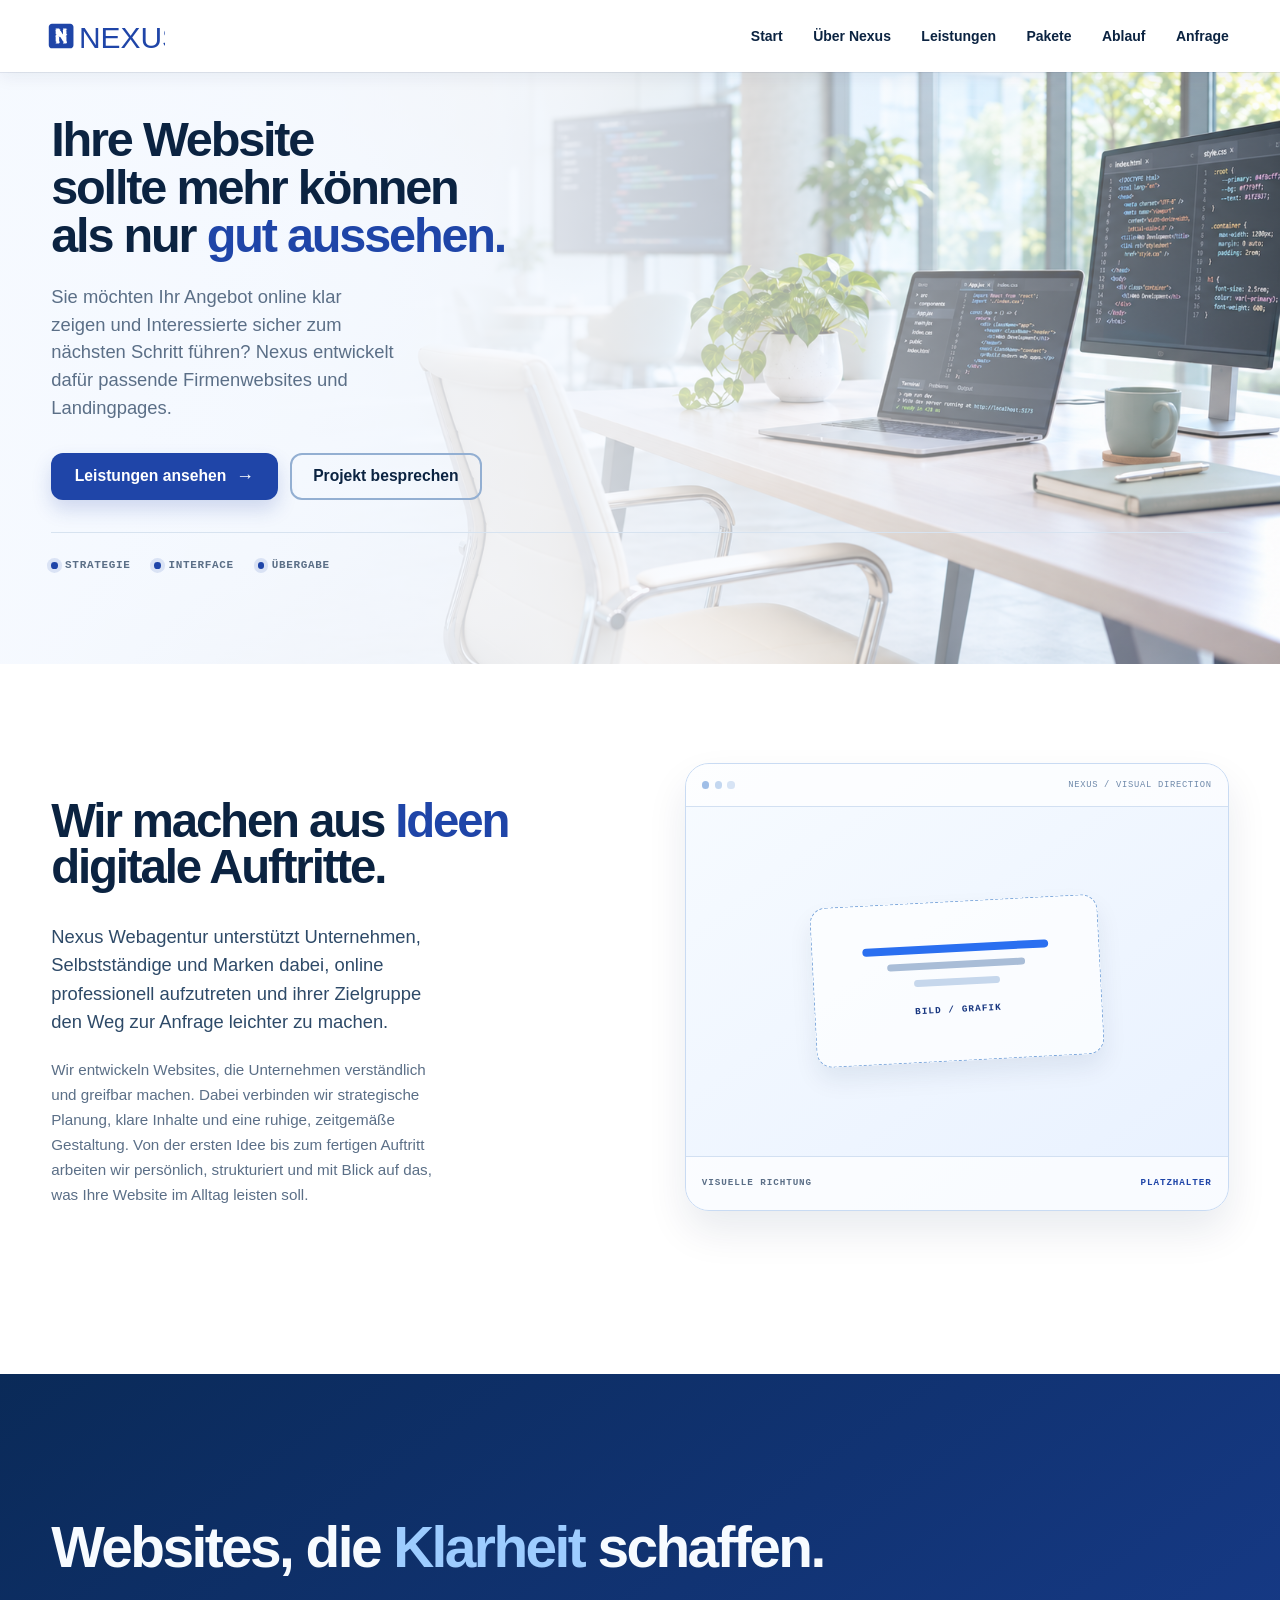
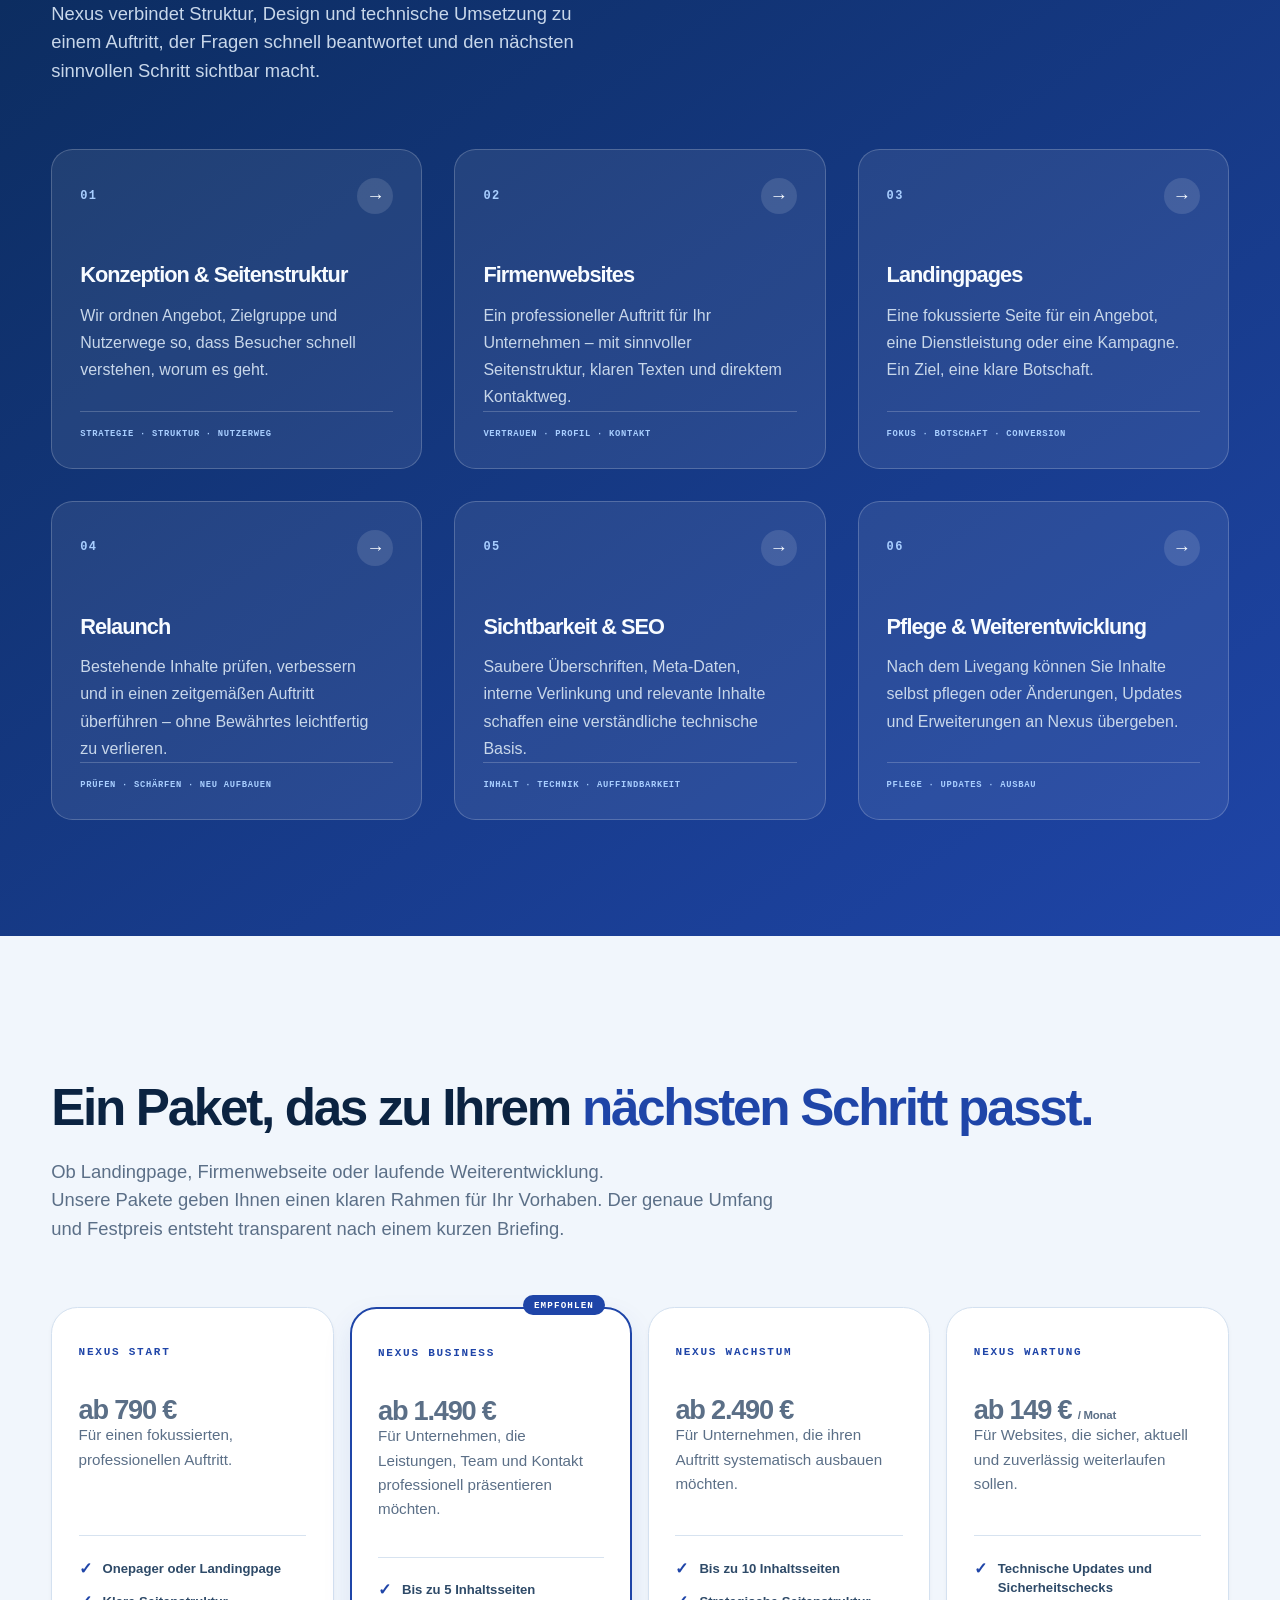
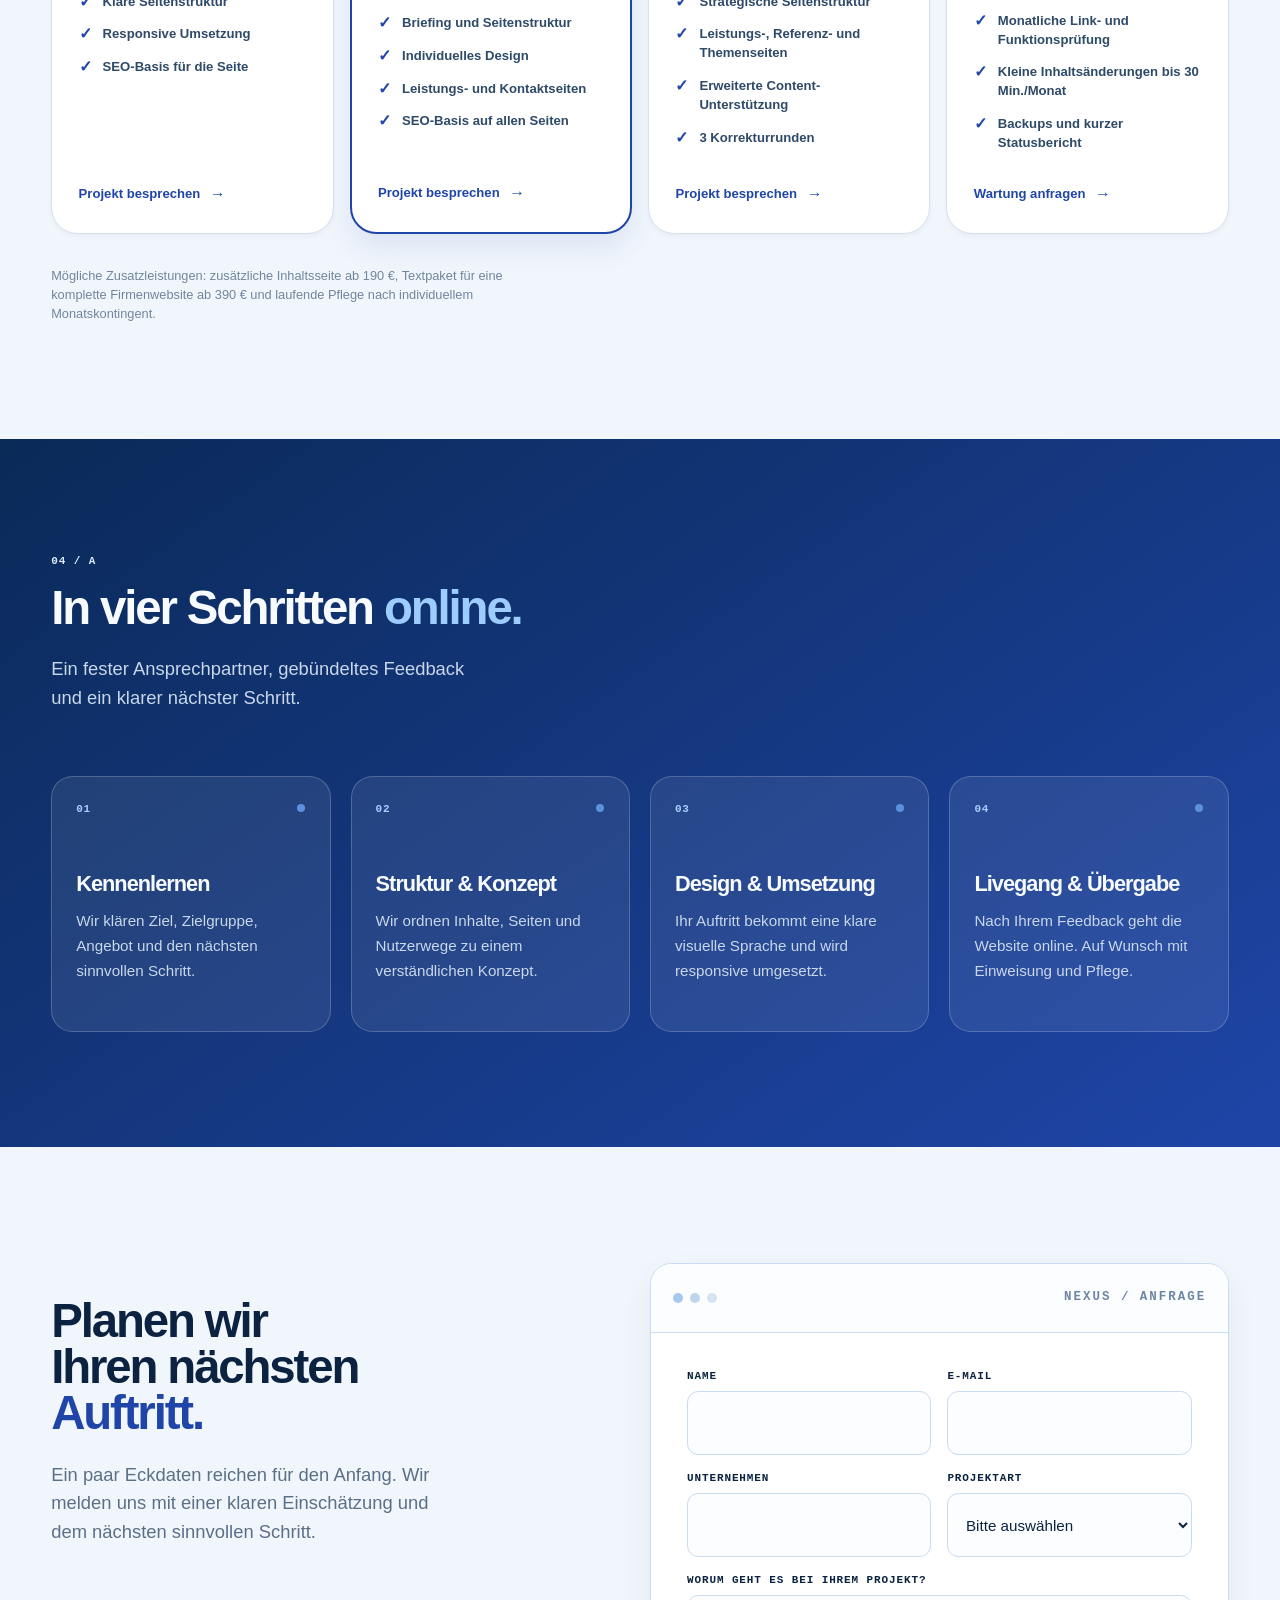
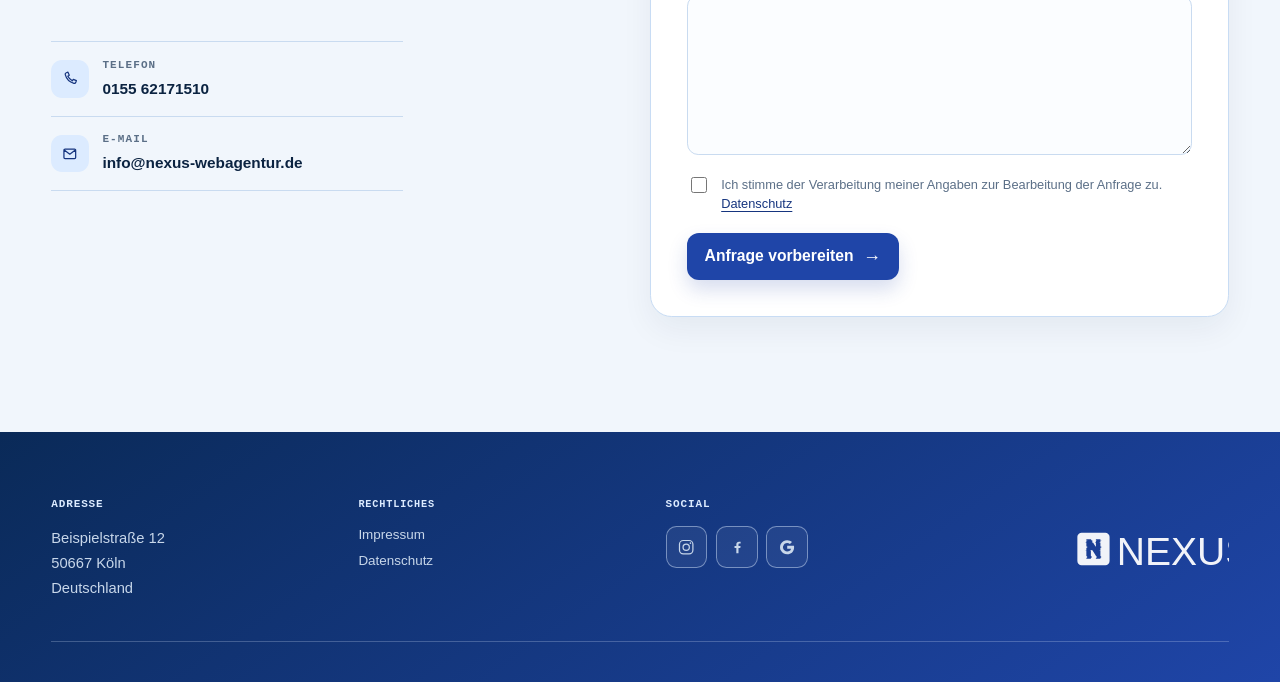
<file: pilot-website/index.html>
<!doctype html>
<html lang="de">
  <head>
    <meta charset="utf-8">
    <meta name="viewport" content="width=device-width, initial-scale=1">
    <meta name="robots" content="noindex,nofollow,noarchive">
    <meta name="description" content="Nexus entwickelt klare Firmenwebsites und Landingpages für Unternehmen – strukturiert, verständlich und auf den nächsten Schritt ausgerichtet.">
    <title>Nexus Webagentur · Websites und Landingpages</title>
    <link rel="stylesheet" href="styles.css?v=20261119a">
    <style id="nexus-hero-override">
      /* Nexus hero direction: full-width sticky navigation and the supplied original asset. */
      .site-header {
        position: sticky;
        inset-block-start: 0;
        inline-size: 100%;
        margin-block: 0 -4.5rem;
        border-block-end: 1px solid rgb(13 35 74 / 0.08);
        background: transparent !important;
        box-shadow: none;
        -webkit-backdrop-filter: none;
        backdrop-filter: none;
      }

      .site-header::before {
        position: fixed;
        inset-block-start: 0;
        inset-inline-start: 50%;
        inset-inline-end: auto;
        z-index: 0;
        inline-size: 100vw;
        block-size: 4.5rem;
        background: rgb(255 255 255 / 1);
        box-shadow: 0 0.35rem 1rem rgb(13 35 74 / 0.06);
        content: "";
        pointer-events: none;
        transform: translateX(-50%);
        transition: background 180ms ease;
      }

      .site-header[data-scrolled] {
        /* The sticky header itself owns the single full-width surface. */
        background: transparent !important;
        box-shadow: none;
        -webkit-backdrop-filter: none;
        backdrop-filter: none;
      }

      .site-header[data-scrolled]::before {
        background: rgb(255 255 255 / 0.78);
        box-shadow: 0 0.6rem 1.5rem rgb(13 35 74 / 0.1);
        -webkit-backdrop-filter: blur(1rem);
        backdrop-filter: blur(1rem);
      }

      .site-header > .header-inner {
        width: min(calc(100% - 2 * var(--gutter)), var(--content-max));
        max-inline-size: var(--content-max);
        margin-inline: auto;
        padding-inline-end: 0;
        position: relative;
        z-index: 1;
        /* Keep the full-width header as the only translucent surface. */
        border: 0 !important;
        border-radius: 0 !important;
        background: transparent !important;
        box-shadow: none !important;
        -webkit-backdrop-filter: none !important;
        backdrop-filter: none !important;
      }

      .primary-nav {
        justify-self: end;
      }

      .primary-nav ul {
        justify-content: flex-end;
        gap: 0.3rem;
      }

      @media (min-width: 901px) {
        .primary-nav {
          grid-column: 2 / -1;
        }

        .primary-nav li:last-child a {
          padding-inline-end: 0;
        }
      }

      .wordmark__logo {
        display: block;
        inline-size: clamp(7.5rem, 10vw, 9rem);
        block-size: auto;
        max-block-size: 2.35rem;
        object-fit: contain;
      }

      .section-rail {
        display: none !important;
      }

      .section-rail + main .container {
        max-inline-size: var(--content-max);
      }

      .hero {
        background:
          linear-gradient(90deg, rgb(247 250 255 / 0.96) 0%, rgb(247 250 255 / 0.84) 43%, rgb(247 250 255 / 0.18) 100%),
          url("assets/hero-background.png") center / cover no-repeat;
      }

      .hero-grid {
        grid-template-columns: minmax(0, 1fr);
        gap: clamp(2rem, 5vw, 5rem);
        min-block-size: auto;
        padding-block: clamp(5rem, 9vw, 8rem) clamp(4rem, 7vw, 6rem);
      }

      .hero h1 {
        max-width: 20ch;
        font-size: var(--type-h1-size);
        line-height: 0.98;
        text-wrap: balance;
      }

      .hero-title__accent {
        color: var(--color-signal-blue);
      }

      .hero__lead {
        max-width: 34ch;
        font-size: var(--type-lead-size);
      }

      .hero__actions .button,
      .button {
        border-radius: 0.75rem;
      }

      .hero__actions .button {
        padding-inline: 1.35rem;
      }

      .button__arrow {
        margin-inline-start: 0.6rem;
        font-size: 1.15em;
        line-height: 1;
      }

      .hero-media {
        display: none;
      }

      .hero-media img {
        display: block;
        inline-size: min(100%, 40rem);
        block-size: auto;
        object-fit: contain;
      }

      @media (max-width: 900px) {
        .hero {
          background:
            linear-gradient(90deg, rgb(247 250 255 / 0.96) 0%, rgb(247 250 255 / 0.84) 43%, rgb(247 250 255 / 0.18) 100%),
            url("assets/hero-mobile-code-portrait.png") center / cover no-repeat;
        }

        .site-header {
          margin-block-end: 0;
        }

        .primary-nav {
          justify-self: stretch;
        }

        .hero-grid {
          grid-template-columns: 1fr;
          padding-block-start: 3rem;
        }

        .hero-media {
          display: none;
        }

        .hero-media img {
          inline-size: min(100%, 34rem);
        }

        .hero::before {
          display: none;
        }
      }
    </style>
    <script src="site.js?v=20261117o" defer></script>
  </head>
  <body class="site-home">
    <a class="skip-link" href="#main">Zum Inhalt springen</a>

    <header class="site-header">
      <div class="container header-inner">
        <a class="wordmark" href="#start" aria-label="Nexus Startseite">
          <img class="wordmark__logo" src="assets/nexus-logo.svg" alt="Nexus">
        </a>
        <button class="menu-toggle" type="button" data-menu-toggle aria-expanded="false" aria-controls="primary-menu">Menü</button>
        <nav class="primary-nav" id="primary-menu" aria-label="Hauptnavigation" data-content-plan-id="C-002">
          <ul>
            <li><a href="#start" aria-current="location">Start</a></li>
            <li><a href="#ueber-nexus">Über Nexus</a></li>
            <li><a href="#leistungen">Leistungen</a></li>
            <li><a href="#pakete">Pakete</a></li>
            <li><a href="#ablauf">Ablauf</a></li>
            <li><a href="#anfrage">Anfrage</a></li>
          </ul>
        </nav>
      </div>
    </header>

    <aside class="section-rail" data-section-rail aria-label="Schnellnavigation">
      <span class="section-rail__label">Abschnitte</span>
      <nav aria-label="Seitenabschnitte">
        <a href="#start" aria-label="Zum Abschnitt Start" aria-current="location"><span class="section-rail__number">–</span><span class="section-rail__name">Start</span></a>
        <a href="#ueber-nexus" aria-label="Zum Abschnitt Über Nexus"><span class="section-rail__number">01</span><span class="section-rail__name">Über Nexus</span></a>
        <a href="#leistungen" aria-label="Zum Abschnitt Leistungen"><span class="section-rail__number">02</span><span class="section-rail__name">Leistungen</span></a>
        <a href="#pakete" aria-label="Zum Abschnitt Pakete"><span class="section-rail__number">03</span><span class="section-rail__name">Pakete</span></a>
        <a href="#ablauf" aria-label="Zum Abschnitt Ablauf"><span class="section-rail__number">04</span><span class="section-rail__name">Ablauf</span></a>
        <a href="#anfrage" aria-label="Zum Abschnitt Anfrage"><span class="section-rail__number">05</span><span class="section-rail__name">Anfrage</span></a>
      </nav>
    </aside>

    <main id="main" tabindex="-1">
      <section class="hero" id="start" aria-labelledby="hero-title">
        <div class="container hero-grid">
          <div class="hero__copy">
            <h1 id="hero-title">Ihre Website<br>sollte mehr können<br>als nur <span class="hero-title__accent">gut aussehen.</span></h1>
            <p class="hero__lead">Sie möchten Ihr Angebot online klar zeigen und Interessierte sicher zum nächsten Schritt führen? Nexus entwickelt dafür passende Firmenwebsites und Landingpages.</p>
            <div class="hero__actions">
              <a class="button button--signal" href="#leistungen">Leistungen ansehen <span class="button__arrow" aria-hidden="true">→</span></a>
              <a class="button button--outline-light" href="#anfrage">Projekt besprechen</a>
            </div>
            <div class="hero__signal-rail" aria-label="Arbeitsfelder">
              <span>Strategie</span>
              <span>Interface</span>
              <span>Übergabe</span>
            </div>
          </div>

          <div class="hero-media">
            <svg class="hero-vector" viewBox="0 0 820 590" role="img" aria-labelledby="hero-vector-title hero-vector-desc">
              <title id="hero-vector-title">Digitale Website mit mehr Anfragen</title>
              <desc id="hero-vector-desc">Eine responsive Website auf Laptop und Smartphone mit Anfrage-, Analyse- und Kontaktkarten.</desc>
              <defs>
                <linearGradient id="hero-vector-screen" x1="0" x2="1" y1="0" y2="1">
                  <stop offset="0" stop-color="#f9fbff" />
                  <stop offset="1" stop-color="#dceaff" />
                </linearGradient>
                <linearGradient id="hero-vector-blue" x1="0" x2="1" y1="0" y2="1">
                  <stop offset="0" stop-color="#1f45a8" />
                  <stop offset="1" stop-color="#1f45a8" />
                </linearGradient>
                <linearGradient id="hero-vector-card" x1="0" x2="1" y1="0" y2="1">
                  <stop offset="0" stop-color="#ffffff" />
                  <stop offset="1" stop-color="#f0f6ff" />
                </linearGradient>
                <filter id="hero-vector-shadow" x="-30%" y="-30%" width="160%" height="180%">
                  <feDropShadow dx="0" dy="14" stdDeviation="13" flood-color="#183861" flood-opacity="0.18" />
                </filter>
                <filter id="hero-vector-soft-shadow" x="-30%" y="-30%" width="160%" height="180%">
                  <feDropShadow dx="0" dy="8" stdDeviation="7" flood-color="#183861" flood-opacity="0.16" />
                </filter>
                <clipPath id="hero-vector-screen-clip">
                  <rect x="190" y="138" width="500" height="276" rx="8" />
                </clipPath>
              </defs>

              <g class="hero-vector__ground" aria-hidden="true">
                <rect x="126" y="500" width="584" height="14" rx="7" fill="#9eb8d8" opacity="0.28" />
              </g>

              <g class="hero-vector__laptop" filter="url(#hero-vector-shadow)">
                <rect x="172" y="92" width="536" height="342" rx="24" fill="#f9fbff" stroke="#23344f" stroke-width="7" />
                <rect x="190" y="111" width="500" height="303" rx="8" fill="url(#hero-vector-screen)" />
                <g clip-path="url(#hero-vector-screen-clip)">
                  <rect x="190" y="138" width="80" height="276" fill="#102f61" />
                  <text x="207" y="166" fill="#a9c8f4" font-family="Avenir Next, Segoe UI, sans-serif" font-size="10" font-weight="700" letter-spacing="1.8">NEXUS / WEB</text>
                  <rect x="208" y="188" width="44" height="6" rx="3" fill="#ffffff" />
                  <rect x="208" y="207" width="36" height="5" rx="2.5" fill="#8199ba" />
                  <rect x="208" y="224" width="48" height="5" rx="2.5" fill="#8199ba" />
                  <rect x="208" y="241" width="30" height="5" rx="2.5" fill="#8199ba" />
                  <rect x="202" y="273" width="55" height="24" rx="12" fill="#1f45a8" />
                  <text x="280" y="161" fill="#5b6f87" font-family="SF Mono, Menlo, monospace" font-size="9" font-weight="700" letter-spacing="1.4">NEXUS / CONVERSION SYSTEM</text>
                  <text x="280" y="205" fill="#0b2341" font-family="Avenir Next, Segoe UI, sans-serif" font-size="25" font-weight="800" letter-spacing="-0.8">Mehr Anfragen.</text>
                  <text x="280" y="228" fill="#1f45a8" font-family="Avenir Next, Segoe UI, sans-serif" font-size="15" font-weight="700">Klarer Kontakt.</text>
                  <rect x="280" y="250" width="154" height="8" rx="4" fill="#8199ba" opacity="0.9" />
                  <rect x="280" y="266" width="126" height="7" rx="3.5" fill="#bfd0e5" />
                  <rect x="280" y="282" width="92" height="7" rx="3.5" fill="#d4e0ef" />
                  <text x="280" y="310" fill="#5b6f87" font-family="SF Mono, Menlo, monospace" font-size="7.5" font-weight="700" letter-spacing="1">STRATEGIE / INTERFACE</text>
                  <rect x="280" y="322" width="154" height="7" rx="3.5" fill="#a9bfdc" />
                  <rect x="280" y="338" width="128" height="7" rx="3.5" fill="#d4e0ef" />
                  <rect x="280" y="358" width="84" height="22" rx="11" fill="url(#hero-vector-blue)" />
                  <text x="305" y="372" fill="#ffffff" font-family="Avenir Next, Segoe UI, sans-serif" font-size="8.5" font-weight="800">Kontakt</text>
                  <rect x="464" y="250" width="192" height="144" rx="10" fill="#ffffff" stroke="#bfd2eb" stroke-width="2" />
                  <rect x="478" y="264" width="164" height="84" rx="7" fill="#edf4ff" stroke="#d1e0f2" stroke-width="1.5" stroke-dasharray="5 4" />
                  <path d="M493 325l23-28 18 16 24-26 28 28" fill="none" stroke="#1f45a8" stroke-width="3" stroke-linecap="round" stroke-linejoin="round" />
                  <circle cx="606" cy="287" r="7" fill="#dcebff" />
                  <path d="M602 287h8m-4-4v8" stroke="#1f45a8" stroke-width="1.7" stroke-linecap="round" />
                  <rect x="493" y="365" width="76" height="5" rx="2.5" fill="#8199ba" />
                  <rect x="493" y="378" width="116" height="5" rx="2.5" fill="#d4e0ef" />
                  <text x="493" y="370" fill="#1f45a8" font-family="SF Mono, Menlo, monospace" font-size="7" font-weight="700" letter-spacing="0.8">BILD / UI</text>
                </g>
                <rect x="190" y="111" width="500" height="27" rx="8" fill="#edf2f9" />
                <circle cx="210" cy="124" r="5" fill="#ef4d4d" />
                <circle cx="227" cy="124" r="5" fill="#f6b73c" />
                <circle cx="244" cy="124" r="5" fill="#54a947" />
                <rect x="275" y="120" width="78" height="8" rx="4" fill="#a9b8ca" />
                <rect x="602" y="119" width="56" height="10" rx="5" fill="#1f45a8" />
                <path d="M126 448H712L665 485H174Z" fill="#d8e2ef" stroke="#23344f" stroke-width="5" stroke-linejoin="round" />
                <path d="M174 485H665" stroke="#9eb1c9" stroke-width="5" stroke-linecap="round" />
              </g>

              <g class="hero-vector__phone" transform="rotate(-5 175 363)" filter="url(#hero-vector-soft-shadow)">
                <rect x="96" y="218" width="158" height="292" rx="28" fill="#ffffff" stroke="#23344f" stroke-width="6" />
                <rect x="110" y="245" width="130" height="245" rx="17" fill="#f4f8ff" />
                <rect x="151" y="230" width="48" height="8" rx="4" fill="#23344f" />
                <text x="124" y="271" fill="#1f45a8" font-family="SF Mono, Menlo, monospace" font-size="8" font-weight="700" letter-spacing="1">NEXUS</text>
                <rect x="124" y="292" width="86" height="8" rx="4" fill="#0b2341" />
                <rect x="124" y="309" width="66" height="7" rx="3.5" fill="#8199ba" />
                <rect x="124" y="326" width="77" height="7" rx="3.5" fill="#bfd0e5" />
                <rect x="124" y="350" width="102" height="62" rx="10" fill="#dcebff" />
                <path d="M132 399l22-28 20 16 22-24 22 23" fill="none" stroke="#1f45a8" stroke-width="3" stroke-linecap="round" stroke-linejoin="round" />
                <rect x="124" y="430" width="102" height="26" rx="13" fill="#1f45a8" />
                <text x="139" y="447" fill="#ffffff" font-family="Avenir Next, Segoe UI, sans-serif" font-size="8" font-weight="800" textLength="73" lengthAdjust="spacingAndGlyphs">Anfrage senden</text>
                <rect x="124" y="467" width="57" height="6" rx="3" fill="#8199ba" />
                <rect x="124" y="480" width="76" height="6" rx="3" fill="#d0dceb" />
              </g>

              <g class="hero-vector__float hero-vector__float--analytics" filter="url(#hero-vector-soft-shadow)">
                <rect x="72" y="86" width="190" height="112" rx="16" fill="url(#hero-vector-card)" stroke="#bfd2eb" stroke-width="2" />
                <text x="92" y="111" fill="#5b6f87" font-family="Avenir Next, Segoe UI, sans-serif" font-size="12" font-weight="800">Anfragen</text>
                <text x="92" y="137" fill="#0b2341" font-family="Avenir Next, Segoe UI, sans-serif" font-size="25" font-weight="800">+38%</text>
                <path d="M94 176c20-25 34-4 49-26s27 9 42-9 31 5 55-30" fill="none" stroke="#1f45a8" stroke-width="4" stroke-linecap="round" />
                <path d="M94 180H238" stroke="#d7e3f0" stroke-width="2" />
              </g>

              <g class="hero-vector__float hero-vector__float--inquiry" filter="url(#hero-vector-soft-shadow)">
                <rect x="656" y="214" width="146" height="137" rx="16" fill="url(#hero-vector-card)" stroke="#bfd2eb" stroke-width="2" />
                <rect x="672" y="230" width="30" height="30" rx="9" fill="#dcebff" />
                <path d="M680 241h14m-7-7v14" stroke="#1f45a8" stroke-width="2" stroke-linecap="round" />
                <text x="712" y="242" fill="#5b6f87" font-family="SF Mono, Menlo, monospace" font-size="7.5" font-weight="700" letter-spacing="0.8">ANFRAGE</text>
                <text x="672" y="279" fill="#0b2341" font-family="Avenir Next, Segoe UI, sans-serif" font-size="10.5" font-weight="800">Projekt anfragen</text>
                <rect x="672" y="291" width="114" height="13" rx="6.5" fill="#edf4ff" stroke="#d5e2f2" stroke-width="1" />
                <rect x="672" y="311" width="114" height="13" rx="6.5" fill="#edf4ff" stroke="#d5e2f2" stroke-width="1" />
                <rect x="672" y="331" width="114" height="14" rx="7" fill="url(#hero-vector-blue)" />
                <text x="709" y="341" fill="#ffffff" font-family="Avenir Next, Segoe UI, sans-serif" font-size="7.3" font-weight="800" textLength="40" lengthAdjust="spacingAndGlyphs">STARTEN</text>
              </g>
            </svg>
          </div>
        </div>
      </section>

      <section class="section section--surface about-section" id="ueber-nexus" aria-labelledby="ueber-nexus-title">
        <div class="container">
          <div class="about-grid">
            <div class="about-copy">
              <p class="section-index">01 / ÜBER NEXUS</p>
              <h2 id="ueber-nexus-title">Wir machen aus <span class="section-title__accent">Ideen</span> digitale Auftritte.</h2>
              <div class="about-copy__text">
                <p class="about-copy__lead">Nexus Webagentur unterstützt Unternehmen, Selbstständige und Marken dabei, online professionell aufzutreten und ihrer Zielgruppe den Weg zur Anfrage leichter zu machen.</p>
                <p>Wir entwickeln Websites, die Unternehmen verständlich und greifbar machen. Dabei verbinden wir strategische Planung, klare Inhalte und eine ruhige, zeitgemäße Gestaltung. Von der ersten Idee bis zum fertigen Auftritt arbeiten wir persönlich, strukturiert und mit Blick auf das, was Ihre Website im Alltag leisten soll.</p>
              </div>
            </div>

            <div class="about-visual">
              <div class="about-placeholder" role="img" aria-label="Visueller Platzhalter für eine spätere Bild- oder Grafikdatei">
                <div class="about-placeholder__chrome"><span></span><span></span><span></span><small>nexus / visual direction</small></div>
                <div class="about-placeholder__canvas">
                  <div class="about-placeholder__frame">
                    <span class="about-placeholder__bar about-placeholder__bar--long"></span>
                    <span class="about-placeholder__bar about-placeholder__bar--medium"></span>
                    <span class="about-placeholder__bar about-placeholder__bar--short"></span>
                    <span class="about-placeholder__label">Bild / Grafik</span>
                  </div>
                </div>
                <div class="about-placeholder__footer"><span>VISUELLE RICHTUNG</span><b>PLATZHALTER</b></div>
              </div>
            </div>
          </div>

        </div>
      </section>

      <section class="section section--dark" id="leistungen" aria-labelledby="leistungen-title" data-content-plan-id="C-104">
        <div class="container">
          <div class="section-intro section-intro--stacked">
            <div>
              <p class="section-index">02 / LEISTUNGEN</p>
              <h2 id="leistungen-title">Websites, die <span class="section-title__accent">Klarheit</span> schaffen.</h2>
            </div>
            <p class="section-intro__lead">Nexus verbindet Struktur, Design und technische Umsetzung zu einem Auftritt, der Fragen schnell beantwortet und den nächsten sinnvollen Schritt sichtbar macht.</p>
          </div>

          <div class="service-grid">
            <a class="service-card" href="leistung-konzeption.html">
              <div class="service-card__top">
                <span class="service-card__number">01</span>
                <span class="service-card__arrow" aria-hidden="true">→</span>
              </div>
              <h3>Konzeption &amp; Seitenstruktur</h3>
              <p>Wir ordnen Angebot, Zielgruppe und Nutzerwege so, dass Besucher schnell verstehen, worum es geht.</p>
              <span class="service-card__tag">Strategie · Struktur · Nutzerweg</span>
            </a>
            <a class="service-card" href="leistung-firmenwebsites.html">
              <div class="service-card__top">
                <span class="service-card__number">02</span>
                <span class="service-card__arrow" aria-hidden="true">→</span>
              </div>
              <h3>Firmenwebsites</h3>
              <p>Ein professioneller Auftritt für Ihr Unternehmen – mit sinnvoller Seitenstruktur, klaren Texten und direktem Kontaktweg.</p>
              <span class="service-card__tag">Vertrauen · Profil · Kontakt</span>
            </a>
            <a class="service-card" href="leistung-landingpages.html">
              <div class="service-card__top">
                <span class="service-card__number">03</span>
                <span class="service-card__arrow" aria-hidden="true">→</span>
              </div>
              <h3>Landingpages</h3>
              <p>Eine fokussierte Seite für ein Angebot, eine Dienstleistung oder eine Kampagne. Ein Ziel, eine klare Botschaft.</p>
              <span class="service-card__tag">Fokus · Botschaft · Conversion</span>
            </a>
            <a class="service-card" href="leistung-relaunch.html">
              <div class="service-card__top">
                <span class="service-card__number">04</span>
                <span class="service-card__arrow" aria-hidden="true">→</span>
              </div>
              <h3>Relaunch</h3>
              <p>Bestehende Inhalte prüfen, verbessern und in einen zeitgemäßen Auftritt überführen – ohne Bewährtes leichtfertig zu verlieren.</p>
              <span class="service-card__tag">Prüfen · Schärfen · Neu aufbauen</span>
            </a>
            <a class="service-card" href="leistung-seo.html">
              <div class="service-card__top">
                <span class="service-card__number">05</span>
                <span class="service-card__arrow" aria-hidden="true">→</span>
              </div>
              <h3>Sichtbarkeit &amp; SEO</h3>
              <p>Saubere Überschriften, Meta-Daten, interne Verlinkung und relevante Inhalte schaffen eine verständliche technische Basis.</p>
              <span class="service-card__tag">Inhalt · Technik · Auffindbarkeit</span>
            </a>
            <a class="service-card" href="leistung-pflege.html">
              <div class="service-card__top">
                <span class="service-card__number">06</span>
                <span class="service-card__arrow" aria-hidden="true">→</span>
              </div>
              <h3>Pflege &amp; Weiterentwicklung</h3>
              <p>Nach dem Livegang können Sie Inhalte selbst pflegen oder Änderungen, Updates und Erweiterungen an Nexus übergeben.</p>
              <span class="service-card__tag">Pflege · Updates · Ausbau</span>
            </a>
          </div>
        </div>
      </section>

      <section class="section section--surface" id="pakete" aria-labelledby="pakete-title">
        <div class="container">
          <div class="section-intro section-intro--stacked">
            <div>
              <p class="section-index">03 / PAKETE</p>
              <h2 id="pakete-title">Ein Paket, das zu Ihrem <span class="section-title__accent">nächsten Schritt passt.</span></h2>
            </div>
            <p class="section-intro__lead">Ob Landingpage, Firmenwebseite oder laufende Weiterentwicklung.<br>Unsere Pakete geben Ihnen einen klaren Rahmen für Ihr Vorhaben. Der genaue Umfang und Festpreis entsteht transparent nach einem kurzen Briefing.</p>
          </div>

          <div class="package-grid">
            <article class="package-slot">
              <span class="package-slot__type">Nexus Start</span>
              <p class="package-price">ab 790 €</p>
              <p class="package-description">Für einen fokussierten, professionellen Auftritt.</p>
              <ul class="package-features">
                <li><span aria-hidden="true">✓</span>Onepager oder Landingpage</li>
                <li><span aria-hidden="true">✓</span>Klare Seitenstruktur</li>
                <li><span aria-hidden="true">✓</span>Responsive Umsetzung</li>
                <li><span aria-hidden="true">✓</span>SEO-Basis für die Seite</li>
              </ul>
              <a class="package-cta" href="#anfrage">Projekt besprechen <span aria-hidden="true">→</span></a>
            </article>
            <article class="package-slot package-slot--featured">
              <span class="package-badge">Empfohlen</span>
              <span class="package-slot__type">Nexus Business</span>
              <p class="package-price">ab 1.490 €</p>
              <p class="package-description">Für Unternehmen, die Leistungen, Team und Kontakt professionell präsentieren möchten.</p>
              <ul class="package-features">
                <li><span aria-hidden="true">✓</span>Bis zu 5 Inhaltsseiten</li>
                <li><span aria-hidden="true">✓</span>Briefing und Seitenstruktur</li>
                <li><span aria-hidden="true">✓</span>Individuelles Design</li>
                <li><span aria-hidden="true">✓</span>Leistungs- und Kontaktseiten</li>
                <li><span aria-hidden="true">✓</span>SEO-Basis auf allen Seiten</li>
              </ul>
              <a class="package-cta" href="#anfrage">Projekt besprechen <span aria-hidden="true">→</span></a>
            </article>
            <article class="package-slot">
              <span class="package-slot__type">Nexus Wachstum</span>
              <p class="package-price">ab 2.490 €</p>
              <p class="package-description">Für Unternehmen, die ihren Auftritt systematisch ausbauen möchten.</p>
              <ul class="package-features">
                <li><span aria-hidden="true">✓</span>Bis zu 10 Inhaltsseiten</li>
                <li><span aria-hidden="true">✓</span>Strategische Seitenstruktur</li>
                <li><span aria-hidden="true">✓</span>Leistungs-, Referenz- und Themenseiten</li>
                <li><span aria-hidden="true">✓</span>Erweiterte Content-Unterstützung</li>
                <li><span aria-hidden="true">✓</span>3 Korrekturrunden</li>
              </ul>
              <a class="package-cta" href="#anfrage">Projekt besprechen <span aria-hidden="true">→</span></a>
            </article>
            <article class="package-slot package-slot--maintenance">
              <span class="package-slot__type">Nexus Wartung</span>
              <p class="package-price">ab 149 € <small>/ Monat</small></p>
              <p class="package-description">Für Websites, die sicher, aktuell und zuverlässig weiterlaufen sollen.</p>
              <ul class="package-features">
                <li><span aria-hidden="true">✓</span>Technische Updates und Sicherheitschecks</li>
                <li><span aria-hidden="true">✓</span>Monatliche Link- und Funktionsprüfung</li>
                <li><span aria-hidden="true">✓</span>Kleine Inhaltsänderungen bis 30 Min./Monat</li>
                <li><span aria-hidden="true">✓</span>Backups und kurzer Statusbericht</li>
              </ul>
              <a class="package-cta" href="#anfrage">Wartung anfragen <span aria-hidden="true">→</span></a>
            </article>
          </div>

          <p class="package-note">Mögliche Zusatzleistungen: zusätzliche Inhaltsseite ab 190 €, Textpaket für eine komplette Firmenwebsite ab 390 € und laufende Pflege nach individuellem Monatskontingent.</p>
        </div>
      </section>

      <section class="section section--dark" id="ablauf" aria-labelledby="ablauf-title" data-content-plan-id="C-105">
        <div class="container">
          <div class="section-intro section-intro--stacked">
            <div>
              <p class="section-index">04 / ABLAUF</p>
              <h2 id="ablauf-title">In vier Schritten <span class="section-title__accent">online.</span></h2>
            </div>
            <p class="section-intro__lead">Ein fester Ansprechpartner, gebündeltes Feedback und ein klarer nächster Schritt.</p>
          </div>

          <ol class="process-rail">
            <li class="process-step"><span class="process-step__number">01</span><h3>Kennenlernen</h3><p>Wir klären Ziel, Zielgruppe, Angebot und den nächsten sinnvollen Schritt.</p></li>
            <li class="process-step"><span class="process-step__number">02</span><h3>Struktur &amp; Konzept</h3><p>Wir ordnen Inhalte, Seiten und Nutzerwege zu einem verständlichen Konzept.</p></li>
            <li class="process-step"><span class="process-step__number">03</span><h3>Design &amp; Umsetzung</h3><p>Ihr Auftritt bekommt eine klare visuelle Sprache und wird responsive umgesetzt.</p></li>
            <li class="process-step"><span class="process-step__number">04</span><h3>Livegang &amp; Übergabe</h3><p>Nach Ihrem Feedback geht die Website online. Auf Wunsch mit Einweisung und Pflege.</p></li>
          </ol>
        </div>
      </section>

      <section class="section section--surface inquiry-section" id="anfrage" aria-labelledby="anfrage-title">
        <div class="container">
          <div class="inquiry-layout">
            <div class="inquiry-copy">
              <p class="section-index">05 / ANFRAGE</p>
              <h2 id="anfrage-title">Planen wir Ihren nächsten <span class="section-title__accent">Auftritt.</span></h2>
              <p class="inquiry-copy__lead">Ein paar Eckdaten reichen für den Anfang. Wir melden uns mit einer klaren Einschätzung und dem nächsten sinnvollen Schritt.</p>

              <div class="inquiry-contact" aria-label="Direkter Kontakt">
                <a class="inquiry-contact__link" href="tel:+4915562171510">
                  <span class="inquiry-contact__icon" aria-hidden="true">
                    <svg viewBox="0 0 24 24" focusable="false"><path d="M7.2 3.8 9.5 3l1.8 4.2-2 1.4a15.2 15.2 0 0 0 6.1 6.1l1.4-2 4.2 1.8-.8 2.3a2.2 2.2 0 0 1-2.6 1.4A16.7 16.7 0 0 1 5.8 6.4a2.2 2.2 0 0 1 1.4-2.6Z" /></svg>
                  </span>
                  <span class="inquiry-contact__copy"><span>Telefon</span><strong>0155 62171510</strong></span>
                </a>
                <a class="inquiry-contact__link" href="mailto:info@nexus-webagentur.de">
                  <span class="inquiry-contact__icon" aria-hidden="true">
                    <svg viewBox="0 0 24 24" focusable="false"><path d="m4 6.5 8 6 8-6M5.5 5.5h13A1.5 1.5 0 0 1 20 7v10a1.5 1.5 0 0 1-1.5 1.5h-13A1.5 1.5 0 0 1 4 17V7a1.5 1.5 0 0 1 1.5-1.5Z" /></svg>
                  </span>
                  <span class="inquiry-contact__copy"><span>E-Mail</span><strong>info@nexus-webagentur.de</strong></span>
                </a>
              </div>
            </div>

            <div class="inquiry-panel">
              <div class="inquiry-browser" role="group" aria-label="Anfrageformular">
                <div class="inquiry-browser__bar">
                  <div class="inquiry-browser__dots" aria-hidden="true"><span></span><span></span><span></span></div>
                  <span class="inquiry-browser__title">NEXUS / ANFRAGE</span>
                </div>
                <div class="inquiry-browser__body">
                  <form class="inquiry-form" data-inquiry-form>
                    <div class="inquiry-fields">
                      <label class="inquiry-field">
                        <span>Name</span>
                        <input name="name" type="text" autocomplete="name" required>
                      </label>
                      <label class="inquiry-field">
                        <span>E-Mail</span>
                        <input name="email" type="email" autocomplete="email" required>
                      </label>
                      <label class="inquiry-field">
                        <span>Unternehmen</span>
                        <input name="company" type="text" autocomplete="organization">
                      </label>
                      <label class="inquiry-field">
                        <span>Projektart</span>
                        <select name="projectType" required>
                          <option value="" selected disabled>Bitte auswählen</option>
                          <option>Firmenwebsite</option>
                          <option>Landingpage</option>
                          <option>Relaunch</option>
                          <option>Pflege &amp; Weiterentwicklung</option>
                        </select>
                      </label>
                      <label class="inquiry-field inquiry-field--wide">
                        <span>Worum geht es bei Ihrem Projekt?</span>
                        <textarea name="message" rows="6" required></textarea>
                      </label>
                    </div>

                    <label class="inquiry-consent">
                      <input name="consent" type="checkbox" required>
                      <span>Ich stimme der Verarbeitung meiner Angaben zur Bearbeitung der Anfrage zu. <a href="datenschutz.html">Datenschutz</a></span>
                    </label>

                    <div class="inquiry-form__footer">
                      <button class="button button--signal" type="submit">Anfrage vorbereiten <span class="button__arrow" aria-hidden="true">→</span></button>
                      <p class="inquiry-status" data-form-status role="status" aria-live="polite"></p>
                    </div>
                  </form>
                </div>
              </div>
            </div>
          </div>
        </div>
      </section>

    </main>

    <footer class="site-footer" data-content-plan-id="C-003">
      <div class="container footer-grid">
        <div class="footer-address">
          <p class="footer-heading">Adresse</p>
          <address>Beispielstraße 12<br>50667 Köln<br>Deutschland</address>
        </div>
        <nav aria-label="Footer Rechtliches">
          <p class="footer-heading">Rechtliches</p>
          <ul class="footer-links">
            <li><a href="impressum.html">Impressum</a></li>
            <li><a href="datenschutz.html">Datenschutz</a></li>
          </ul>
        </nav>
        <div class="footer-social">
          <p class="footer-heading">Social</p>
          <div class="footer-social__links">
            <a href="https://www.instagram.com/" target="_blank" rel="noreferrer" aria-label="Instagram">
              <svg viewBox="0 0 24 24" aria-hidden="true"><rect x="3.25" y="3.25" width="17.5" height="17.5" rx="5"/><circle cx="12" cy="12" r="4.1"/><circle cx="17.5" cy="6.7" r="1" class="footer-social__dot"/></svg>
            </a>
            <a href="https://www.facebook.com/" target="_blank" rel="noreferrer" aria-label="Facebook">
              <svg viewBox="0 0 24 24" aria-hidden="true"><path d="M13.7 20v-7h2.35l.35-2.7H13.7V8.58c0-.78.22-1.31 1.34-1.31h1.43V4.85c-.25-.04-1.1-.1-2.1-.1-2.08 0-3.51 1.27-3.51 3.6v1.95H8.5V13h2.36v7h2.84Z"/></svg>
            </a>
            <a href="https://www.google.com/" target="_blank" rel="noreferrer" aria-label="Google">
              <svg viewBox="0 0 24 24" aria-hidden="true"><path d="M21 12.23c0-.7-.06-1.38-.18-2.03H12v3.84h5.05a4.32 4.32 0 0 1-1.87 2.84v2.36h3.03c1.77-1.63 2.79-4.03 2.79-7.01Z"/><path d="M12 21.2c2.53 0 4.65-.84 6.2-2.28l-3.03-2.36c-.84.56-1.92.9-3.17.9-2.44 0-4.5-1.65-5.24-3.87H3.63v2.44A9.36 9.36 0 0 0 12 21.2Z"/><path d="M6.76 13.59A5.62 5.62 0 0 1 6.47 12c0-.55.1-1.09.29-1.59V7.97H3.63A9.36 9.36 0 0 0 2.64 12c0 1.5.36 2.91.99 4.03l3.13-2.44Z"/><path d="M12 6.54c1.38 0 2.62.47 3.59 1.4l2.69-2.69C16.65 3.7 14.53 2.8 12 2.8a9.36 9.36 0 0 0-8.37 5.17l3.13 2.44C7.5 8.19 9.56 6.54 12 6.54Z"/></svg>
            </a>
          </div>
        </div>
        <div class="footer-brand">
          <a href="#start" aria-label="Nexus Startseite">
            <img class="footer-brand__logo" src="assets/nexus-logo.svg" alt="Nexus">
          </a>
        </div>
      </div>
    </footer>
  </body>
</html>
</file>
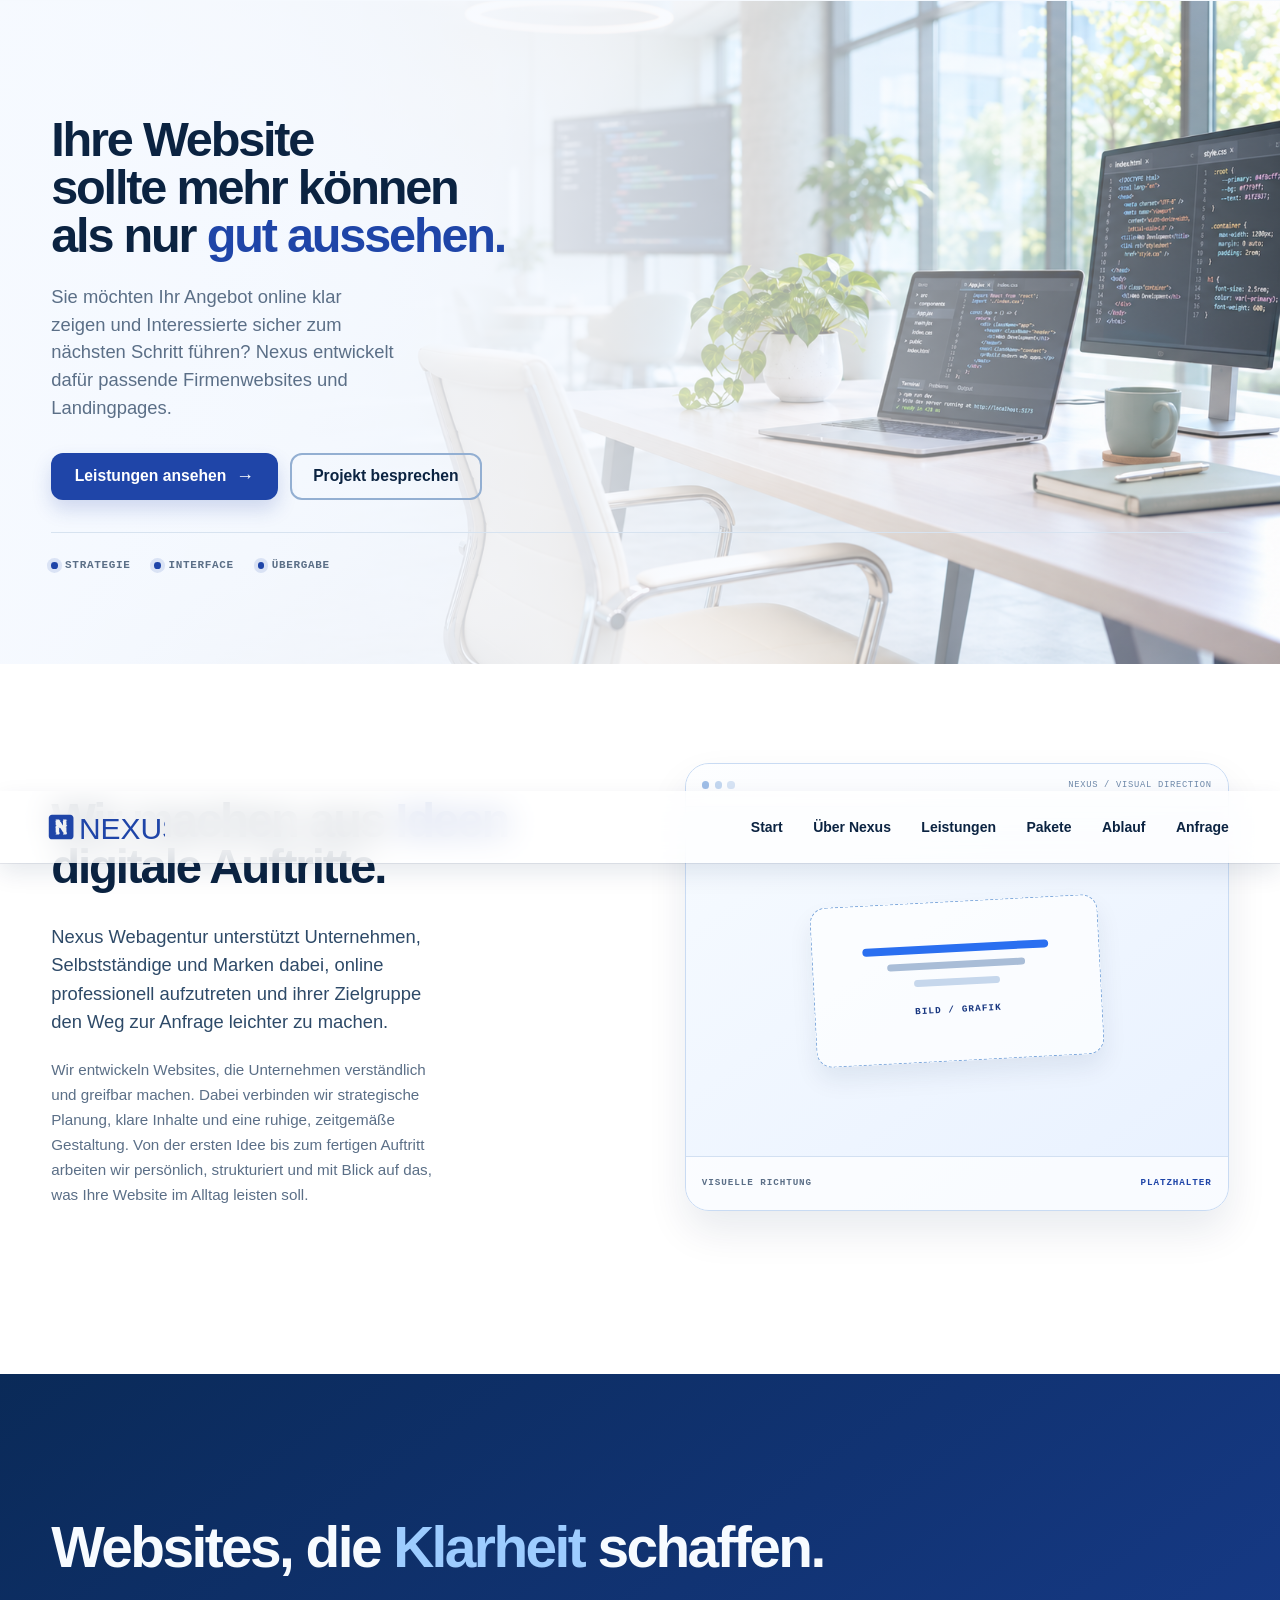
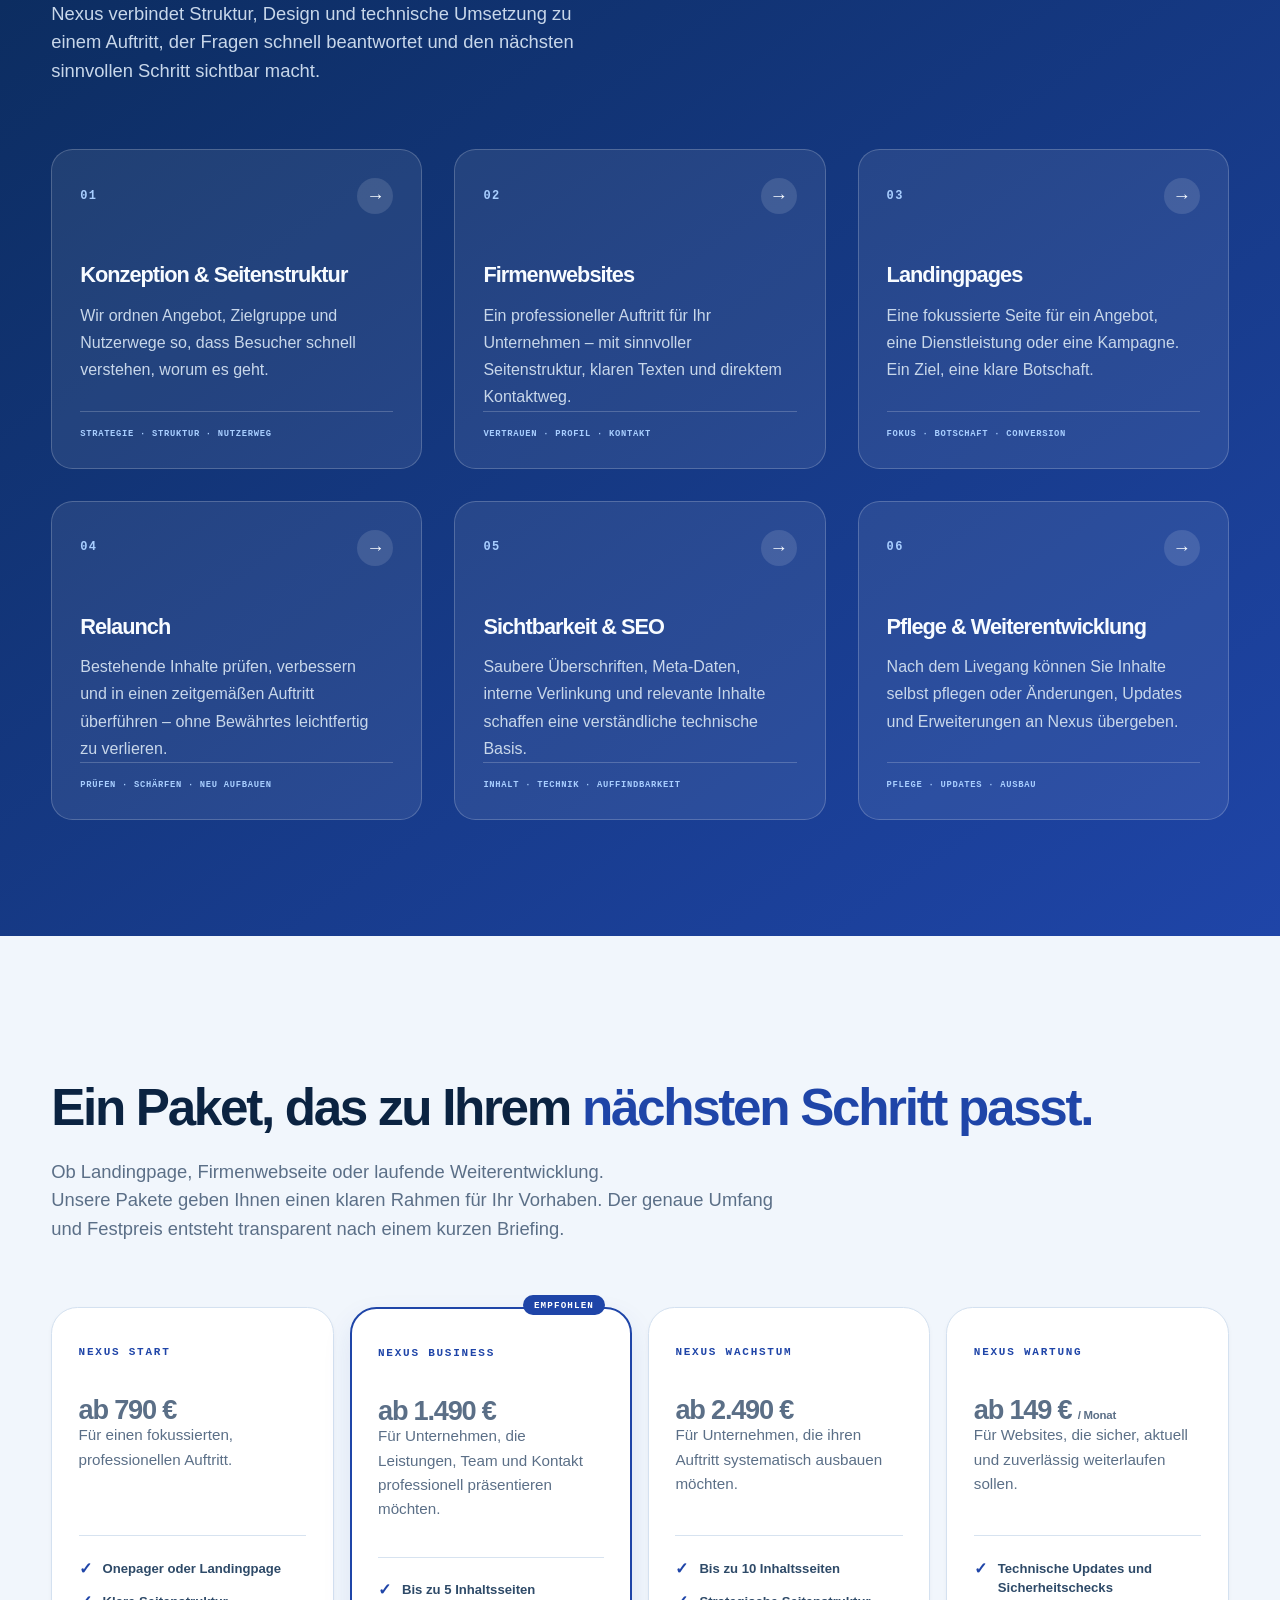
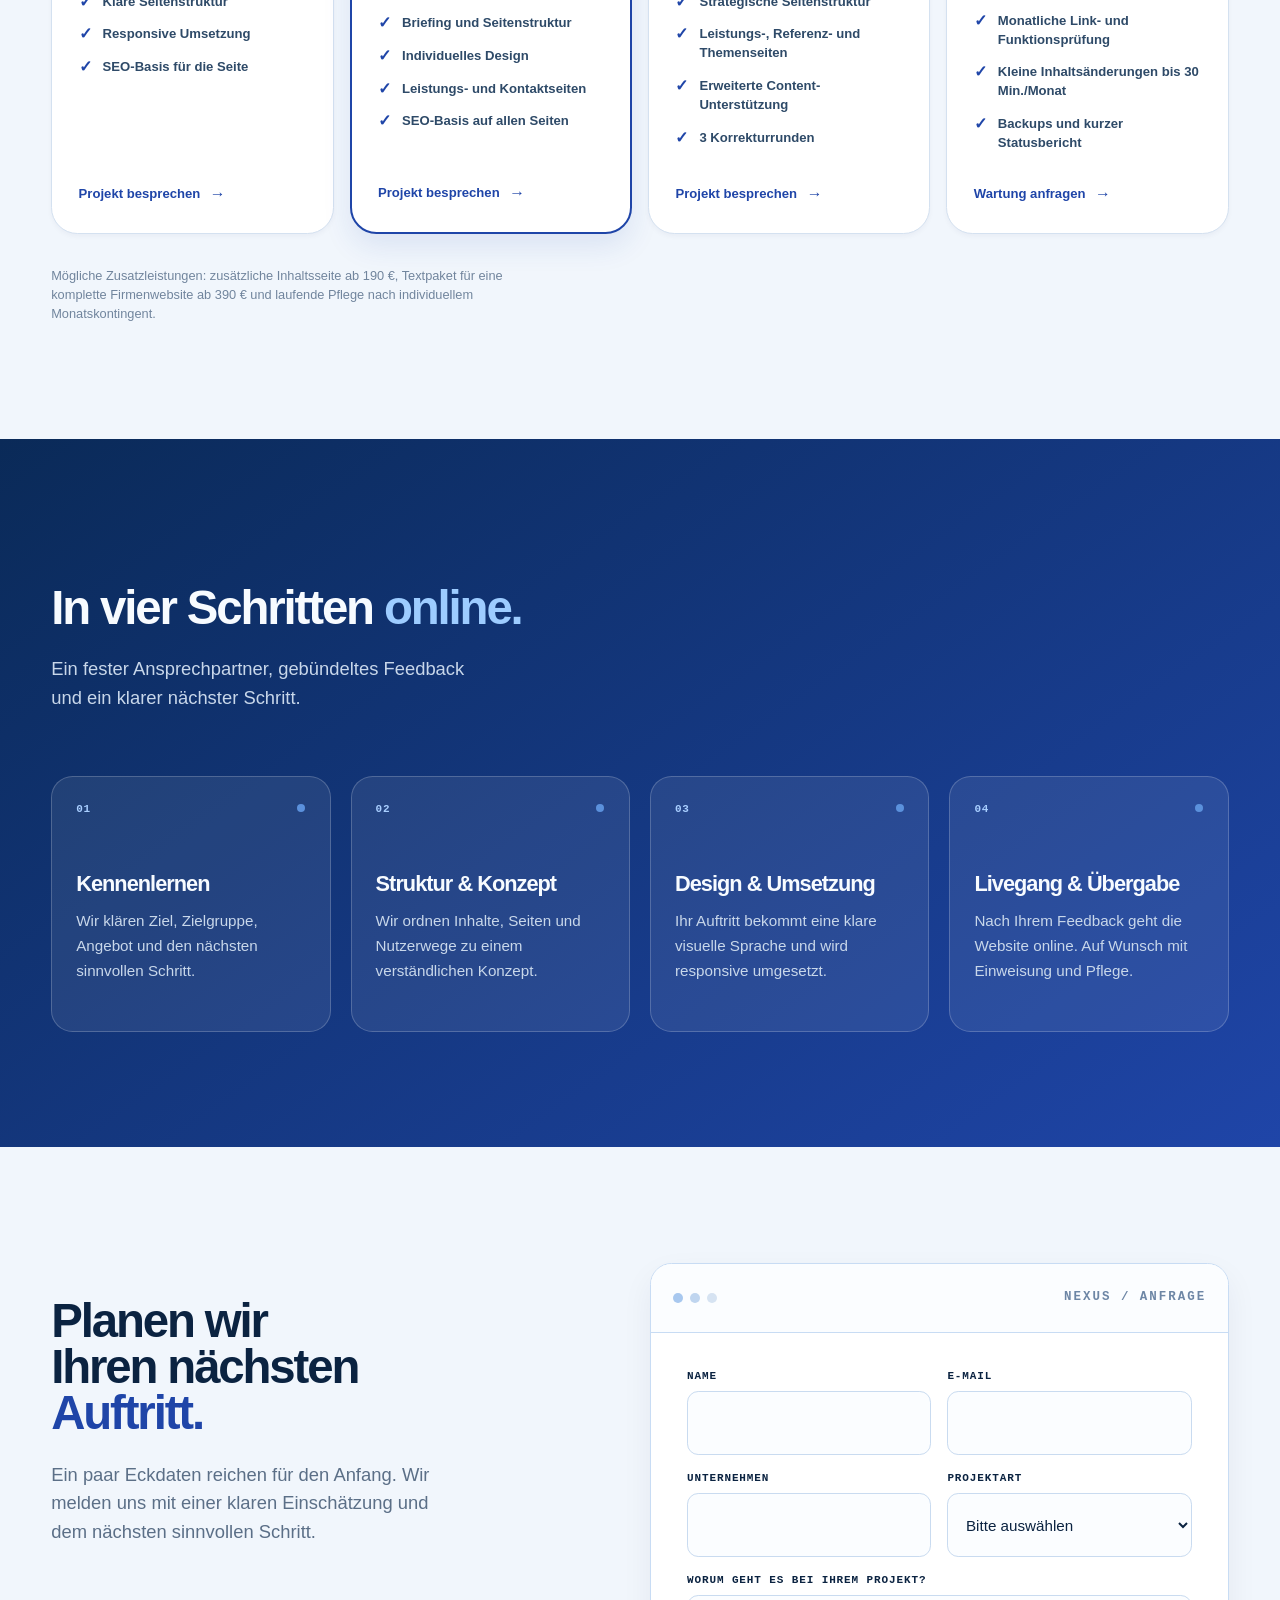
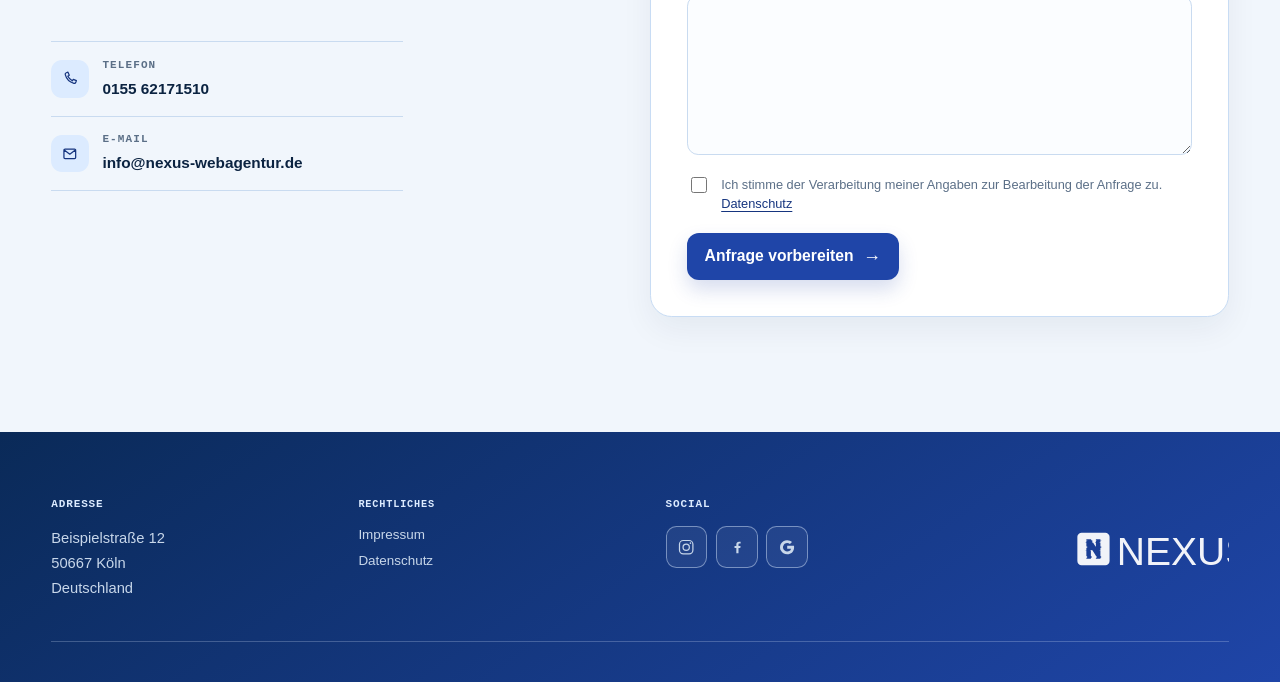
<file: pilot-website/ablauf.html>
<!doctype html>
<html lang="de">
  <head>
    <meta charset="utf-8">
    <meta name="viewport" content="width=device-width, initial-scale=1">
    <meta name="robots" content="noindex,nofollow,noarchive">
    <meta name="description" content="Der klare Ablauf für Ihre Website mit Nexus.">
    <title>Ablauf · Nexus Webagentur</title>
    <meta http-equiv="refresh" content="0; url=index.html#ablauf">
    <link rel="stylesheet" href="styles.css?v=20261118o">
  </head>
  <body>
    <a class="skip-link" href="#main">Zum Inhalt springen</a>
    <main id="main" tabindex="-1">
      <section class="page-hero" aria-labelledby="page-title">
        <div class="container page-hero__grid">
          <div><p class="eyebrow">Ablauf</p><h1 id="page-title">Von der Idee zur fertigen Website.</h1><p class="page-hero__lead">Vom ersten Gespräch bis zur fertigen Website führt Sie ein nachvollziehbarer Ablauf.</p><a class="button button--signal" href="index.html#ablauf">Ablauf ansehen</a></div>
          <div class="page-hero__index">Ablauf<small>Zur zentralen Seite</small></div>
        </div>
      </section>
      <section class="section section--surface" aria-labelledby="status-title">
        <div class="container"><div class="status-card" role="note"><span class="status-card__label">Ablauf</span><h2 id="status-title">Schritt für Schritt zur Klarheit.</h2><p>Die einzelnen Schritte und Pakete finden Sie auf der Startseite.</p></div></div>
      </section>
    </main>
    <footer class="site-footer"><div class="container footer-grid"><div class="footer-address"><p class="footer-heading">Adresse</p><address>Beispielstraße 12<br>50667 Köln<br>Deutschland</address></div><nav aria-label="Footer Rechtliches"><p class="footer-heading">Rechtliches</p><ul class="footer-links"><li><a href="impressum.html">Impressum</a></li><li><a href="datenschutz.html">Datenschutz</a></li></ul></nav><div class="footer-social"><p class="footer-heading">Social</p><div class="footer-social__links"><a href="https://www.instagram.com/" target="_blank" rel="noreferrer" aria-label="Instagram"><svg viewBox="0 0 24 24" aria-hidden="true"><rect x="3.25" y="3.25" width="17.5" height="17.5" rx="5"/><circle cx="12" cy="12" r="4.1"/><circle cx="17.5" cy="6.7" r="1" class="footer-social__dot"/></svg></a><a href="https://www.facebook.com/" target="_blank" rel="noreferrer" aria-label="Facebook"><svg viewBox="0 0 24 24" aria-hidden="true"><path d="M13.7 20v-7h2.35l.35-2.7H13.7V8.58c0-.78.22-1.31 1.34-1.31h1.43V4.85c-.25-.04-1.1-.1-2.1-.1-2.08 0-3.51 1.27-3.51 3.6v1.95H8.5V13h2.36v7h2.84Z"/></svg></a><a href="https://www.google.com/" target="_blank" rel="noreferrer" aria-label="Google"><svg viewBox="0 0 24 24" aria-hidden="true"><path d="M21 12.23c0-.7-.06-1.38-.18-2.03H12v3.84h5.05a4.32 4.32 0 0 1-1.87 2.84v2.36h3.03c1.77-1.63 2.79-4.03 2.79-7.01Z"/><path d="M12 21.2c2.53 0 4.65-.84 6.2-2.28l-3.03-2.36c-.84.56-1.92.9-3.17.84-2.44 0-4.5-1.65-5.24-3.87H3.63v2.44A9.36 9.36 0 0 0 12 21.2Z"/><path d="M6.76 13.59A5.62 5.62 0 0 1 6.47 12c0-.55.1-1.09.29-1.59V7.97H3.63A9.36 9.36 0 0 0 2.64 12c0 1.5.36 2.91.99 4.03l3.13-2.44Z"/><path d="M12 6.54c1.38 0 2.62.47 3.59 1.4l2.69-2.69C16.65 3.7 14.53 2.8 12 2.8a9.36 9.36 0 0 0-8.37 5.17l3.13 2.44C7.5 8.19 9.56 6.54 12 6.54Z"/></svg></a></div></div><div class="footer-brand"><a href="index.html#start" aria-label="Nexus Startseite"><img class="footer-brand__logo" src="assets/nexus-logo.svg" alt="Nexus"></a></div></div></footer>
  </body>
</html>
</file>
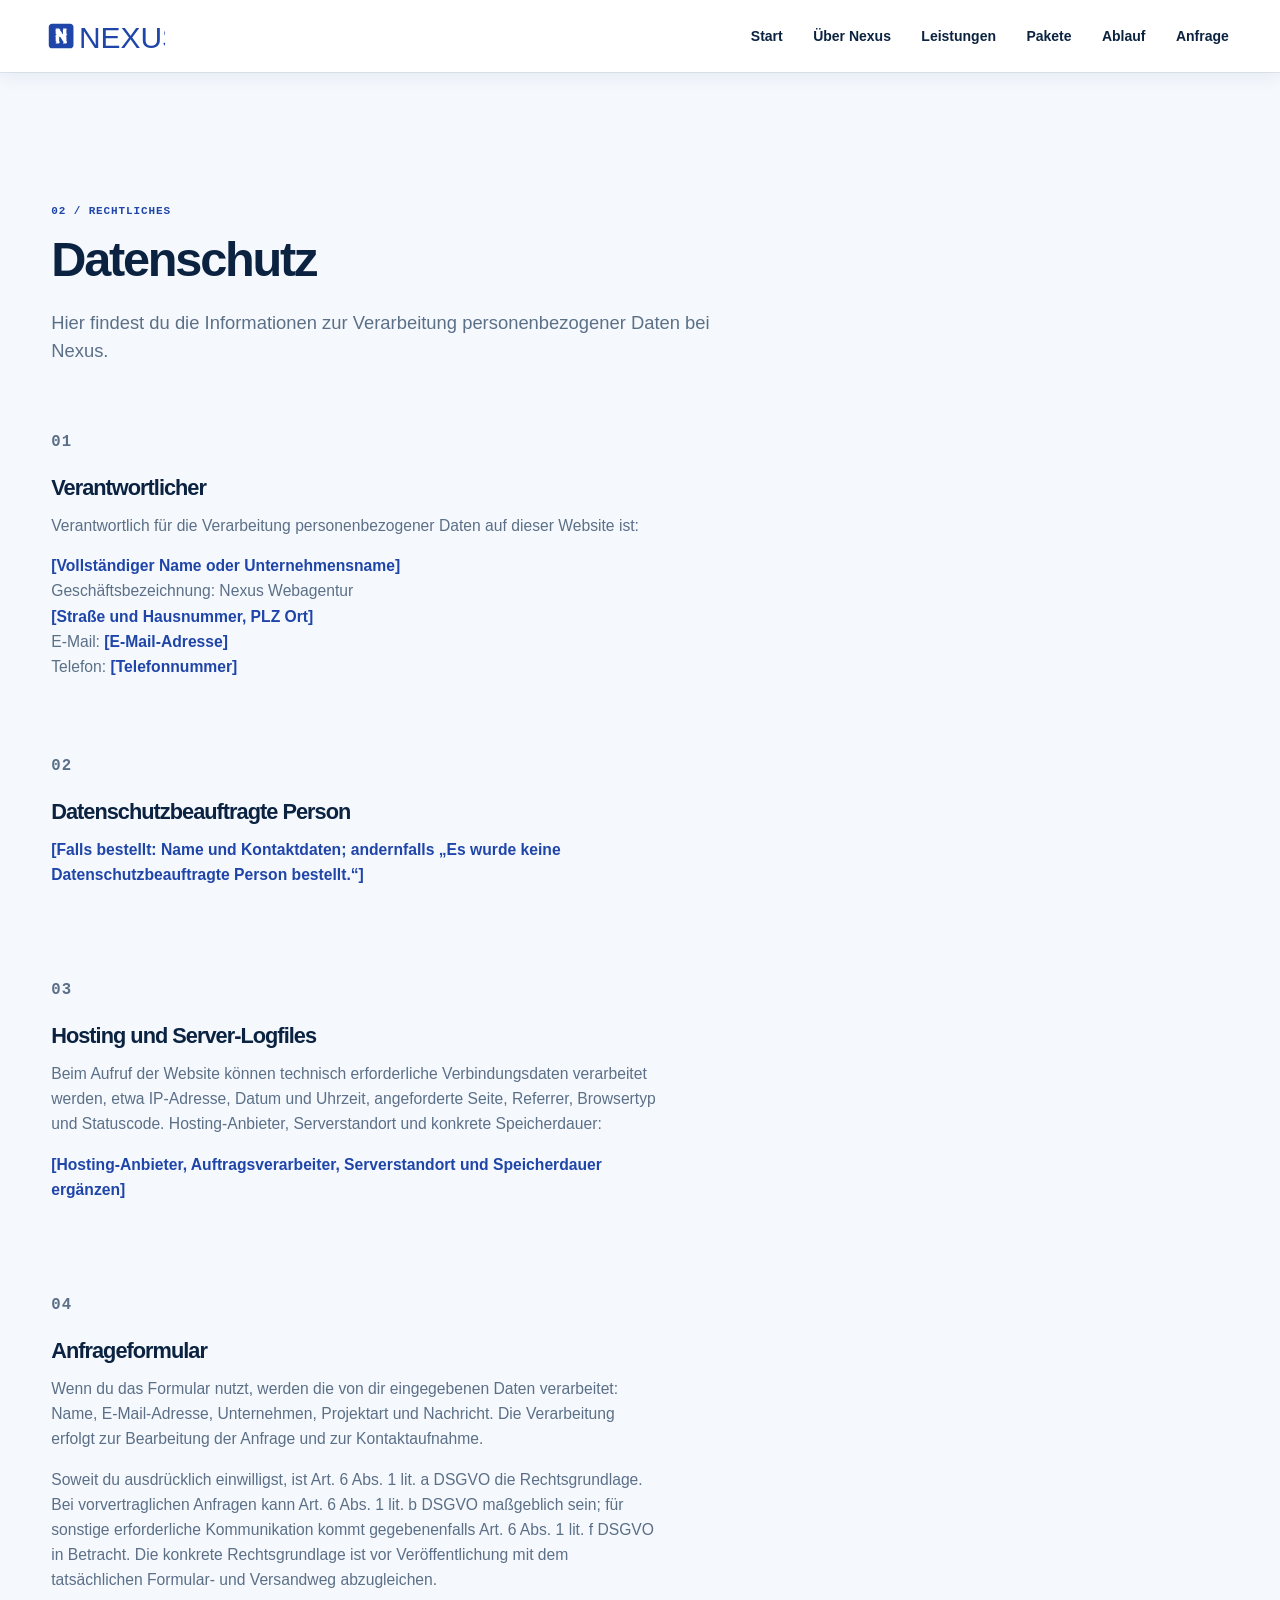
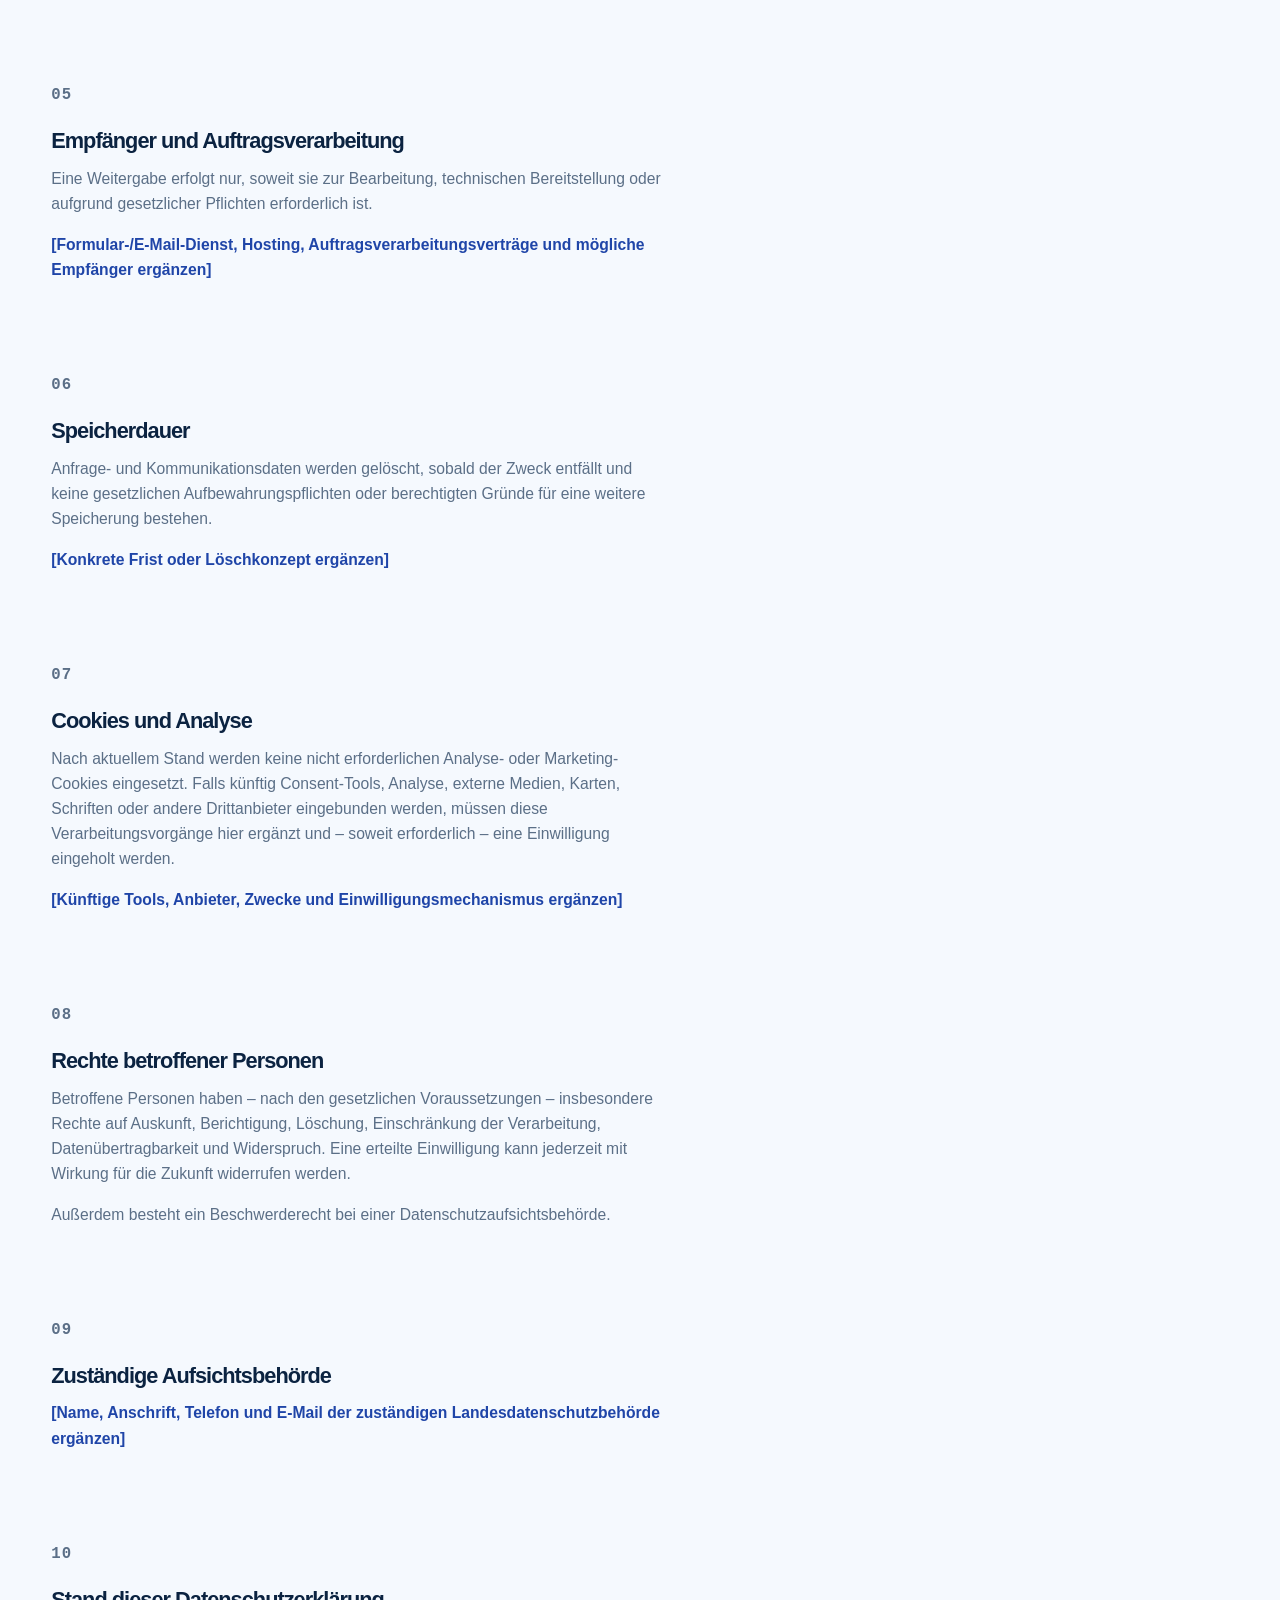
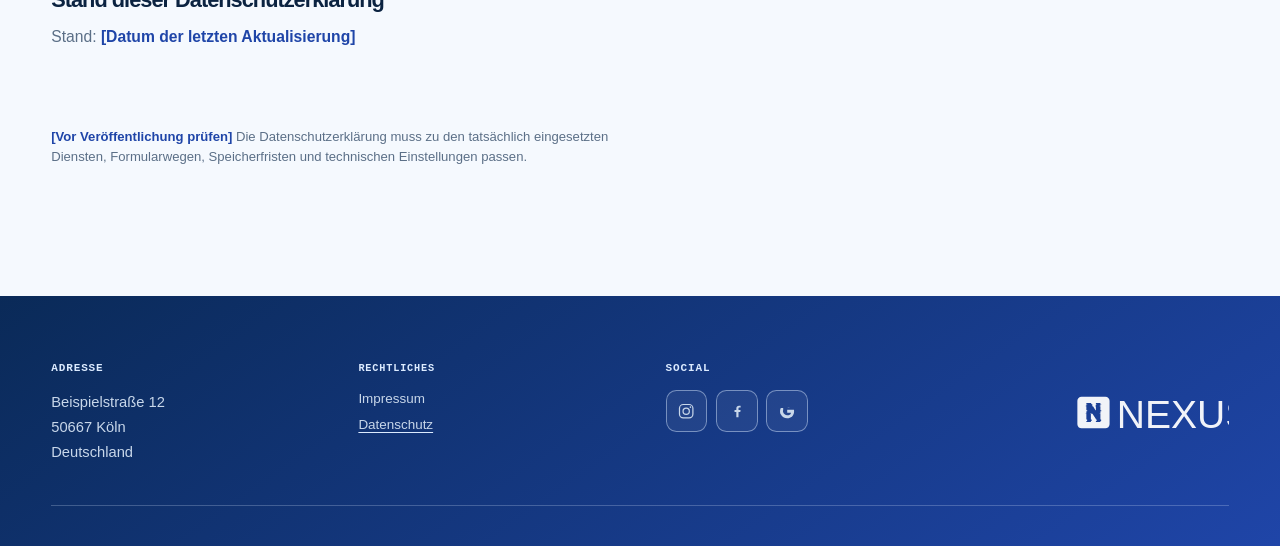
<file: pilot-website/datenschutz.html>
<!doctype html>
<html lang="de">
  <head>
    <meta charset="utf-8">
    <meta name="viewport" content="width=device-width, initial-scale=1">
    <meta name="robots" content="noindex,nofollow,noarchive">
    <meta name="description" content="Informationen zum Datenschutz der Nexus Webagentur.">
    <title>Datenschutz · Nexus Webagentur</title>
    <link rel="stylesheet" href="styles.css?v=20261118p">
    <style id="nexus-header-override">
      .site-header {
        position: sticky;
        inset-block-start: 0;
        inline-size: 100%;
        margin-block: 0 -4.5rem;
        border-block-end: 1px solid rgb(13 35 74 / 0.08);
        background: transparent !important;
        box-shadow: none;
        -webkit-backdrop-filter: none;
        backdrop-filter: none;
      }

      .site-header::before {
        position: fixed;
        inset-block-start: 0;
        inset-inline-start: 50%;
        inset-inline-end: auto;
        z-index: 0;
        inline-size: 100vw;
        block-size: 4.5rem;
        background: rgb(255 255 255 / 1);
        box-shadow: 0 0.35rem 1rem rgb(13 35 74 / 0.06);
        content: "";
        pointer-events: none;
        transform: translateX(-50%);
        transition: background 180ms ease;
      }

      .site-header[data-scrolled] {
        background: transparent !important;
        box-shadow: none;
        -webkit-backdrop-filter: none;
        backdrop-filter: none;
      }

      .site-header[data-scrolled]::before {
        background: rgb(255 255 255 / 0.78);
        box-shadow: 0 0.6rem 1.5rem rgb(13 35 74 / 0.1);
        -webkit-backdrop-filter: blur(1rem);
        backdrop-filter: blur(1rem);
      }

      .site-header > .header-inner {
        width: min(calc(100% - 2 * var(--gutter)), var(--content-max));
        max-inline-size: var(--content-max);
        margin-inline: auto;
        padding-inline-end: 0;
        position: relative;
        z-index: 1;
        border: 0 !important;
        border-radius: 0 !important;
        background: transparent !important;
        box-shadow: none !important;
        -webkit-backdrop-filter: none !important;
        backdrop-filter: none !important;
      }

      .primary-nav {
        justify-self: end;
      }

      .primary-nav ul {
        justify-content: flex-end;
        gap: 0.3rem;
      }

      .wordmark__logo {
        display: block;
        inline-size: clamp(7.5rem, 10vw, 9rem);
        block-size: auto;
        max-block-size: 2.35rem;
        object-fit: contain;
      }

      @media (min-width: 901px) {
        .primary-nav {
          grid-column: 2 / -1;
        }

        .primary-nav li:last-child a {
          padding-inline-end: 0;
        }
      }

      @media (max-width: 900px) {
        .site-header {
          margin-block-end: 0;
        }

        .primary-nav {
          justify-self: stretch;
        }
      }
    </style>
    <script src="site.js" defer></script>
  </head>
  <body>
    <a class="skip-link" href="#main">Zum Inhalt springen</a>
    <header class="site-header">
      <div class="container header-inner">
        <a class="wordmark" href="index.html#start" aria-label="Nexus Startseite"><img class="wordmark__logo" src="assets/nexus-logo.svg" alt="Nexus"></a>
        <button class="menu-toggle" type="button" data-menu-toggle aria-expanded="false" aria-controls="primary-menu">Menü</button>
        <nav class="primary-nav" id="primary-menu" aria-label="Hauptnavigation"><ul>
          <li><a href="index.html#start">Start</a></li><li><a href="index.html#ueber-nexus">Über Nexus</a></li><li><a href="index.html#leistungen">Leistungen</a></li><li><a href="index.html#pakete">Pakete</a></li><li><a href="index.html#ablauf">Ablauf</a></li><li><a href="index.html#anfrage">Anfrage</a></li>
        </ul></nav>
      </div>
    </header>

    <main id="main" tabindex="-1">
      <section class="section section--surface legal-document legal-document--standalone" aria-labelledby="page-title">
        <div class="container legal-document__inner">
          <div class="legal-document__intro">
            <p class="section-index">02 / Rechtliches</p>
            <h1 id="page-title">Datenschutz</h1>
            <p>Hier findest du die Informationen zur Verarbeitung personenbezogener Daten bei Nexus.</p>
          </div>

          <div class="legal-document__body legal-document__body--plain">
            <section class="legal-document__section legal-document__section--wide" aria-labelledby="privacy-verantwortlicher">
              <p class="legal-document__number">01</p>
              <h3 id="privacy-verantwortlicher">Verantwortlicher</h3>
              <p>Verantwortlich für die Verarbeitung personenbezogener Daten auf dieser Website ist:</p>
              <address>
                <strong class="legal-placeholder">[Vollständiger Name oder Unternehmensname]</strong><br>
                Geschäftsbezeichnung: Nexus Webagentur<br>
                <strong class="legal-placeholder">[Straße und Hausnummer, PLZ Ort]</strong><br>
                E-Mail: <strong class="legal-placeholder">[E-Mail-Adresse]</strong><br>
                Telefon: <strong class="legal-placeholder">[Telefonnummer]</strong>
              </address>
            </section>

            <section class="legal-document__section" aria-labelledby="privacy-dpo">
              <p class="legal-document__number">02</p>
              <h3 id="privacy-dpo">Datenschutzbeauftragte Person</h3>
              <p><strong class="legal-placeholder">[Falls bestellt: Name und Kontaktdaten; andernfalls „Es wurde keine Datenschutzbeauftragte Person bestellt.“]</strong></p>
            </section>

            <section class="legal-document__section" aria-labelledby="privacy-hosting">
              <p class="legal-document__number">03</p>
              <h3 id="privacy-hosting">Hosting und Server-Logfiles</h3>
              <p>Beim Aufruf der Website können technisch erforderliche Verbindungsdaten verarbeitet werden, etwa IP-Adresse, Datum und Uhrzeit, angeforderte Seite, Referrer, Browsertyp und Statuscode. Hosting-Anbieter, Serverstandort und konkrete Speicherdauer:</p>
              <p><strong class="legal-placeholder">[Hosting-Anbieter, Auftragsverarbeiter, Serverstandort und Speicherdauer ergänzen]</strong></p>
            </section>

            <section class="legal-document__section" aria-labelledby="privacy-formular">
              <p class="legal-document__number">04</p>
              <h3 id="privacy-formular">Anfrageformular</h3>
              <p>Wenn du das Formular nutzt, werden die von dir eingegebenen Daten verarbeitet: Name, E-Mail-Adresse, Unternehmen, Projektart und Nachricht. Die Verarbeitung erfolgt zur Bearbeitung der Anfrage und zur Kontaktaufnahme.</p>
              <p>Soweit du ausdrücklich einwilligst, ist Art. 6 Abs. 1 lit. a DSGVO die Rechtsgrundlage. Bei vorvertraglichen Anfragen kann Art. 6 Abs. 1 lit. b DSGVO maßgeblich sein; für sonstige erforderliche Kommunikation kommt gegebenenfalls Art. 6 Abs. 1 lit. f DSGVO in Betracht. Die konkrete Rechtsgrundlage ist vor Veröffentlichung mit dem tatsächlichen Formular- und Versandweg abzugleichen.</p>
            </section>

            <section class="legal-document__section" aria-labelledby="privacy-empfaenger">
              <p class="legal-document__number">05</p>
              <h3 id="privacy-empfaenger">Empfänger und Auftragsverarbeitung</h3>
              <p>Eine Weitergabe erfolgt nur, soweit sie zur Bearbeitung, technischen Bereitstellung oder aufgrund gesetzlicher Pflichten erforderlich ist.</p>
              <p><strong class="legal-placeholder">[Formular-/E-Mail-Dienst, Hosting, Auftragsverarbeitungsverträge und mögliche Empfänger ergänzen]</strong></p>
            </section>

            <section class="legal-document__section" aria-labelledby="privacy-speicherfrist">
              <p class="legal-document__number">06</p>
              <h3 id="privacy-speicherfrist">Speicherdauer</h3>
              <p>Anfrage- und Kommunikationsdaten werden gelöscht, sobald der Zweck entfällt und keine gesetzlichen Aufbewahrungspflichten oder berechtigten Gründe für eine weitere Speicherung bestehen.</p>
              <p><strong class="legal-placeholder">[Konkrete Frist oder Löschkonzept ergänzen]</strong></p>
            </section>

            <section class="legal-document__section" aria-labelledby="privacy-cookies">
              <p class="legal-document__number">07</p>
              <h3 id="privacy-cookies">Cookies und Analyse</h3>
              <p>Nach aktuellem Stand werden keine nicht erforderlichen Analyse- oder Marketing-Cookies eingesetzt. Falls künftig Consent-Tools, Analyse, externe Medien, Karten, Schriften oder andere Drittanbieter eingebunden werden, müssen diese Verarbeitungsvorgänge hier ergänzt und – soweit erforderlich – eine Einwilligung eingeholt werden.</p>
              <p><strong class="legal-placeholder">[Künftige Tools, Anbieter, Zwecke und Einwilligungsmechanismus ergänzen]</strong></p>
            </section>

            <section class="legal-document__section" aria-labelledby="privacy-rechte">
              <p class="legal-document__number">08</p>
              <h3 id="privacy-rechte">Rechte betroffener Personen</h3>
              <p>Betroffene Personen haben – nach den gesetzlichen Voraussetzungen – insbesondere Rechte auf Auskunft, Berichtigung, Löschung, Einschränkung der Verarbeitung, Datenübertragbarkeit und Widerspruch. Eine erteilte Einwilligung kann jederzeit mit Wirkung für die Zukunft widerrufen werden.</p>
              <p>Außerdem besteht ein Beschwerderecht bei einer Datenschutzaufsichtsbehörde.</p>
            </section>

            <section class="legal-document__section legal-document__section--wide" aria-labelledby="privacy-aufsicht">
              <p class="legal-document__number">09</p>
              <h3 id="privacy-aufsicht">Zuständige Aufsichtsbehörde</h3>
              <p><strong class="legal-placeholder">[Name, Anschrift, Telefon und E-Mail der zuständigen Landesdatenschutzbehörde ergänzen]</strong></p>
            </section>

            <section class="legal-document__section legal-document__section--wide" aria-labelledby="privacy-aktualisierung">
              <p class="legal-document__number">10</p>
              <h3 id="privacy-aktualisierung">Stand dieser Datenschutzerklärung</h3>
              <p>Stand: <strong class="legal-placeholder">[Datum der letzten Aktualisierung]</strong></p>
            </section>
          </div>

          <p class="legal-document__note"><strong class="legal-placeholder">[Vor Veröffentlichung prüfen]</strong> Die Datenschutzerklärung muss zu den tatsächlich eingesetzten Diensten, Formularwegen, Speicherfristen und technischen Einstellungen passen.</p>
        </div>
      </section>
    </main>

    <footer class="site-footer"><div class="container footer-grid"><div class="footer-address"><p class="footer-heading">Adresse</p><address>Beispielstraße 12<br>50667 Köln<br>Deutschland</address></div><nav aria-label="Footer Rechtliches"><p class="footer-heading">Rechtliches</p><ul class="footer-links"><li><a href="impressum.html">Impressum</a></li><li><a href="datenschutz.html" aria-current="page">Datenschutz</a></li></ul></nav><div class="footer-social"><p class="footer-heading">Social</p><div class="footer-social__links"><a href="https://www.instagram.com/" target="_blank" rel="noreferrer" aria-label="Instagram"><svg viewBox="0 0 24 24" aria-hidden="true"><rect x="3.25" y="3.25" width="17.5" height="17.5" rx="5"/><circle cx="12" cy="12" r="4.1"/><circle cx="17.5" cy="6.7" r="1" class="footer-social__dot"/></svg></a><a href="https://www.facebook.com/" target="_blank" rel="noreferrer" aria-label="Facebook"><svg viewBox="0 0 24 24" aria-hidden="true"><path d="M13.7 20v-7h2.35l.35-2.7H13.7V8.58c0-.78.22-1.31 1.34-1.31h1.43V4.85c-.25-.04-1.1-.1-2.1-.1-2.08 0-3.51 1.27-3.51 3.6v1.95H8.5V13h2.36v7h2.84Z"/></svg></a><a href="https://www.google.com/" target="_blank" rel="noreferrer" aria-label="Google"><svg viewBox="0 0 24 24" aria-hidden="true"><path d="M21 12.23c0-.7-.06-1.38-.18-2.03H12v3.84h5.05a4.32 4.32 0 0 1-1.87 2.84v2.36h3.03c1.77-1.63 2.79-4.03 2.79-7.01Z"/><path d="M12 21.2c2.53 0 4.65-.84 6.2-2.28l-3.03-2.36c-.84.56-1.92.9-3.17.84-2.44 0-4.5-1.65-5.24-3.87H3.63v2.44A9.36 9.36 0 0 0 12 21.2Z"/><path d="M6.76 13.59A5.62 5.62 0 0 1 6.47 12c0-.55.1-1.09.29-1.59V7.97H3.63A9.36 9.36 0 0 0 2.64 12c0 1.5.36 2.91.99 4.03l3.13-2.44Z"/><path d="M12 6.54c1.38 0 2.62.47 3.59 1.4l2.69C16.65 3.7 14.53 2.8 12 2.8a9.36 9.36 0 0 0-8.37 5.17l3.13 2.44C7.5 8.19 9.56 6.54 12 6.54Z"/></svg></a></div></div><div class="footer-brand"><a href="index.html#start" aria-label="Nexus Startseite"><img class="footer-brand__logo" src="assets/nexus-logo.svg" alt="Nexus"></a></div></div></footer>
  </body>
</html>
</file>
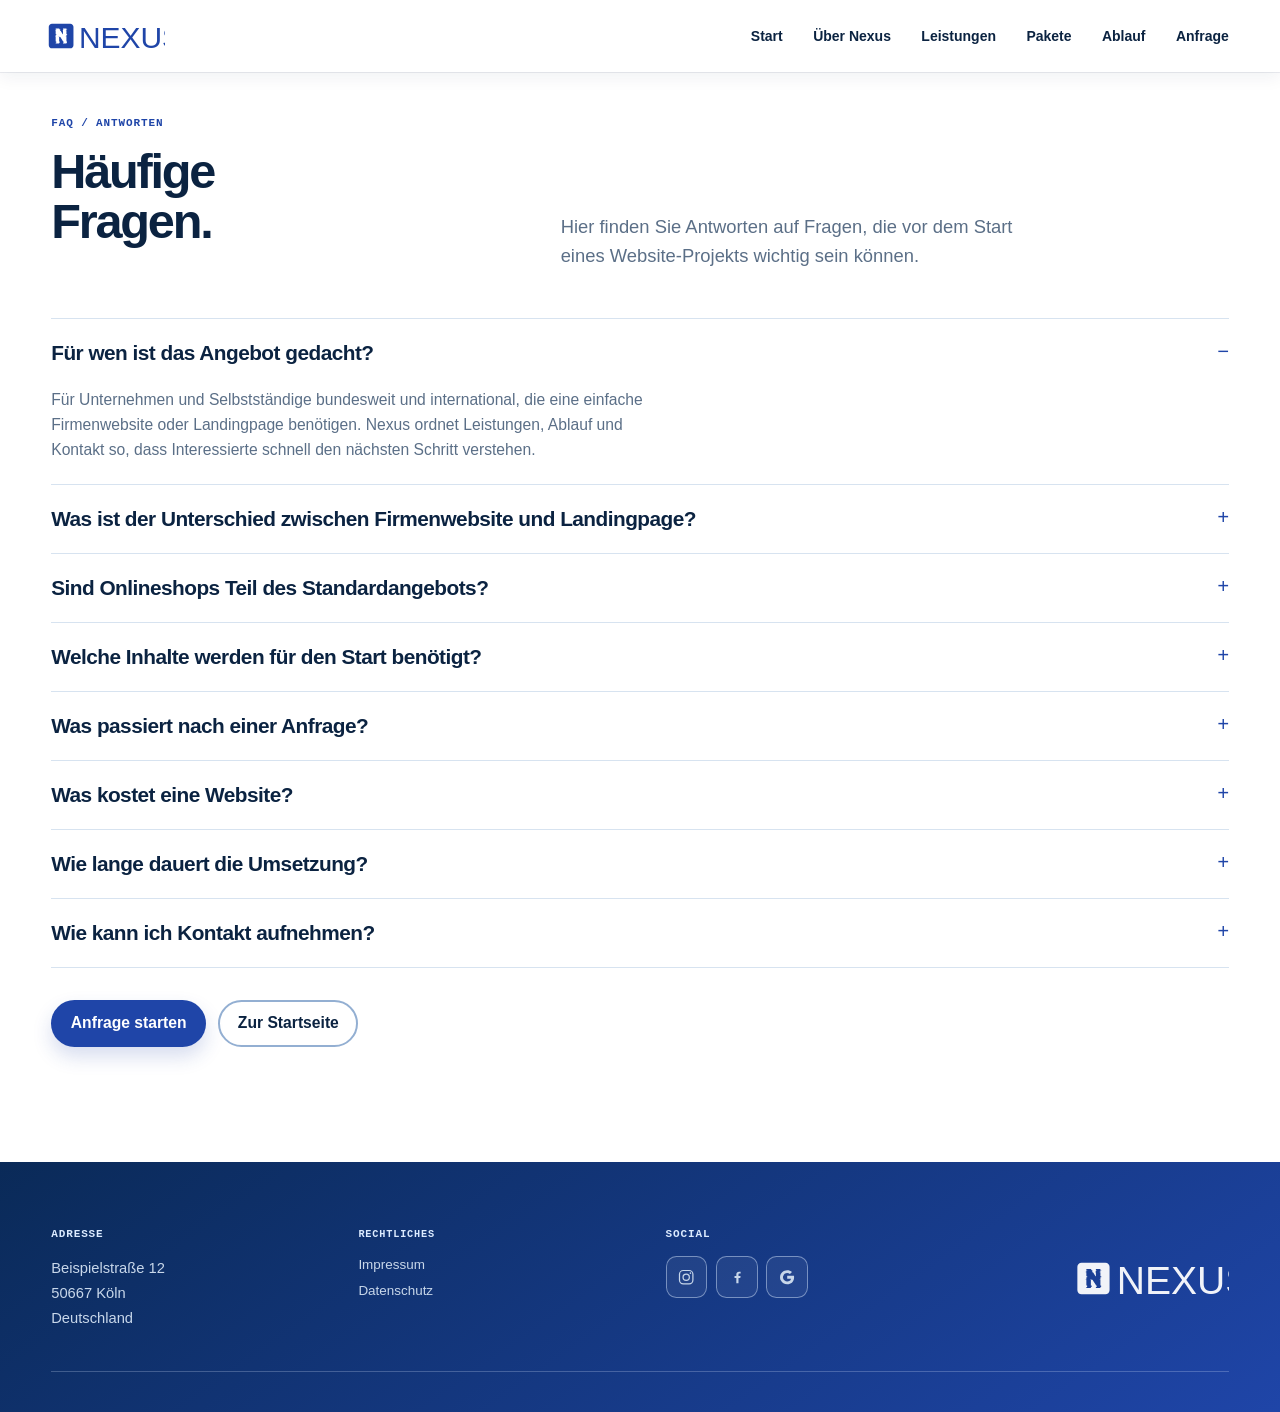
<file: pilot-website/faq.html>
<!doctype html>
<html lang="de">
  <head>
    <meta charset="utf-8">
    <meta name="viewport" content="width=device-width, initial-scale=1">
    <meta name="robots" content="noindex,nofollow,noarchive">
    <meta name="description" content="Antworten auf häufige Fragen zu Website-Projekten von Nexus.">
    <title>FAQ · Nexus Webagentur</title>
    <link rel="stylesheet" href="styles.css?v=20261118o">
    <script src="site.js" defer></script>
  </head>
  <body>
    <a class="skip-link" href="#main">Zum Inhalt springen</a>

    <header class="site-header">
      <div class="container header-inner">
        <a class="wordmark" href="index.html#start" aria-label="Nexus Startseite">
          <img class="wordmark__logo" src="assets/nexus-logo.svg" alt="Nexus">
        </a>
        <button class="menu-toggle" type="button" data-menu-toggle aria-expanded="false" aria-controls="primary-menu">Menü</button>
        <nav class="primary-nav" id="primary-menu" aria-label="Hauptnavigation">
          <ul>
            <li><a href="index.html#start">Start</a></li>
            <li><a href="index.html#ueber-nexus">Über Nexus</a></li>
            <li><a href="index.html#leistungen">Leistungen</a></li>
            <li><a href="index.html#pakete">Pakete</a></li>
            <li><a href="index.html#ablauf">Ablauf</a></li>
            <li><a href="index.html#anfrage">Anfrage</a></li>
          </ul>
        </nav>
      </div>
    </header>

    <main id="main" tabindex="-1">
      <section class="section section--surface faq-page" id="faq" aria-labelledby="faq-title">
        <div class="container">
          <div class="section-intro">
            <div>
              <p class="section-index">FAQ / ANTWORTEN</p>
              <h1 id="faq-title">Häufige Fragen.</h1>
            </div>
            <p class="section-intro__lead">Hier finden Sie Antworten auf Fragen, die vor dem Start eines Website-Projekts wichtig sein können.</p>
          </div>

          <div class="faq-list">
            <details class="faq-item" open>
              <summary>Für wen ist das Angebot gedacht?</summary>
              <div class="faq-item__answer"><p>Für Unternehmen und Selbstständige bundesweit und international, die eine einfache Firmenwebsite oder Landingpage benötigen. Nexus ordnet Leistungen, Ablauf und Kontakt so, dass Interessierte schnell den nächsten Schritt verstehen.</p></div>
            </details>
            <details class="faq-item">
              <summary>Was ist der Unterschied zwischen Firmenwebsite und Landingpage?</summary>
              <div class="faq-item__answer"><p>Eine Firmenwebsite bündelt mehrere Informationsbereiche. Eine Landingpage konzentriert sich auf eine klar definierte Aufgabe oder ein Angebot. Welche Struktur passt, hängt von Ihrem Vorhaben und den benötigten Inhalten ab.</p></div>
            </details>
            <details class="faq-item">
              <summary>Sind Onlineshops Teil des Standardangebots?</summary>
              <div class="faq-item__answer"><p>Nein. Das Angebot umfasst einfache Firmenwebsites und Landingpages; Onlineshops gehören nicht dazu.</p></div>
            </details>
            <details class="faq-item">
              <summary>Welche Inhalte werden für den Start benötigt?</summary>
              <div class="faq-item__answer"><p>Für den Start brauchen wir ein klares Ziel, die gewünschte Zielgruppe, Ihre Leistungen oder Ihr Angebot, einen klaren Kontaktweg sowie die Nutzungsrechte an gelieferten Bildern, Logos und Aussagen. Der genaue Umfang hängt vom Projekt ab.</p></div>
            </details>
            <details class="faq-item">
              <summary>Was passiert nach einer Anfrage?</summary>
              <div class="faq-item__answer"><p>Wir prüfen Ziel, Umfang und gewünschte Wirkung und melden uns mit einer verständlichen Einschätzung sowie dem nächsten sinnvollen Schritt.</p></div>
            </details>
            <details class="faq-item">
              <summary>Was kostet eine Website?</summary>
              <div class="faq-item__answer"><p>Die Einstiegspreise für die drei Pakete beginnen bei 790 €, 1.490 € und 2.490 €. Welche Variante zu Ihnen passt, hängt von Umfang und Anforderungen Ihres Projekts ab.</p></div>
            </details>
            <details class="faq-item">
              <summary>Wie lange dauert die Umsetzung?</summary>
              <div class="faq-item__answer"><p>Die Dauer hängt von Umfang, Inhalten und Abstimmung ab. Den passenden Zeitrahmen klären wir zu Beginn des Projekts.</p></div>
            </details>
            <details class="faq-item">
              <summary>Wie kann ich Kontakt aufnehmen?</summary>
              <div class="faq-item__answer"><p>Sie erreichen Tom Salli telefonisch unter 0155 62171510 oder per E-Mail an info@nexus-webagentur.de.</p></div>
            </details>
          </div>

          <div class="stack-actions">
            <a class="button button--signal" href="index.html#anfrage">Anfrage starten</a>
            <a class="button button--outline" href="index.html#start">Zur Startseite</a>
          </div>
        </div>
      </section>
    </main>

    <footer class="site-footer">
      <div class="container footer-grid">
        <div class="footer-address"><p class="footer-heading">Adresse</p><address>Beispielstraße 12<br>50667 Köln<br>Deutschland</address></div>
        <nav aria-label="Footer Rechtliches"><p class="footer-heading">Rechtliches</p><ul class="footer-links"><li><a href="impressum.html">Impressum</a></li><li><a href="datenschutz.html">Datenschutz</a></li></ul></nav>
        <div class="footer-social"><p class="footer-heading">Social</p><div class="footer-social__links"><a href="https://www.instagram.com/" target="_blank" rel="noreferrer" aria-label="Instagram"><svg viewBox="0 0 24 24" aria-hidden="true"><rect x="3.25" y="3.25" width="17.5" height="17.5" rx="5"/><circle cx="12" cy="12" r="4.1"/><circle cx="17.5" cy="6.7" r="1" class="footer-social__dot"/></svg></a><a href="https://www.facebook.com/" target="_blank" rel="noreferrer" aria-label="Facebook"><svg viewBox="0 0 24 24" aria-hidden="true"><path d="M13.7 20v-7h2.35l.35-2.7H13.7V8.58c0-.78.22-1.31 1.34-1.31h1.43V4.85c-.25-.04-1.1-.1-2.1-.1-2.08 0-3.51 1.27-3.51 3.6v1.95H8.5V13h2.36v7h2.84Z"/></svg></a><a href="https://www.google.com/" target="_blank" rel="noreferrer" aria-label="Google"><svg viewBox="0 0 24 24" aria-hidden="true"><path d="M21 12.23c0-.7-.06-1.38-.18-2.03H12v3.84h5.05a4.32 4.32 0 0 1-1.87 2.84v2.36h3.03c1.77-1.63 2.79-4.03 2.79-7.01Z"/><path d="M12 21.2c2.53 0 4.65-.84 6.2-2.28l-3.03-2.36c-.84.56-1.92.9-3.17.9-2.44 0-4.5-1.65-5.24-3.87H3.63v2.44A9.36 9.36 0 0 0 12 21.2Z"/><path d="M6.76 13.59A5.62 5.62 0 0 1 6.47 12c0-.55.1-1.09.29-1.59V7.97H3.63A9.36 9.36 0 0 0 2.64 12c0 1.5.36 2.91.99 4.03l3.13-2.44Z"/><path d="M12 6.54c1.38 0 2.62.47 3.59 1.4l2.69-2.69C16.65 3.7 14.53 2.8 12 2.8a9.36 9.36 0 0 0-8.37 5.17l3.13 2.44C7.5 8.19 9.56 6.54 12 6.54Z"/></svg></a></div></div>
        <div class="footer-brand"><a href="index.html#start" aria-label="Nexus Startseite"><img class="footer-brand__logo" src="assets/nexus-logo.svg" alt="Nexus"></a></div>
      </div>
    </footer>
  </body>
</html>
</file>
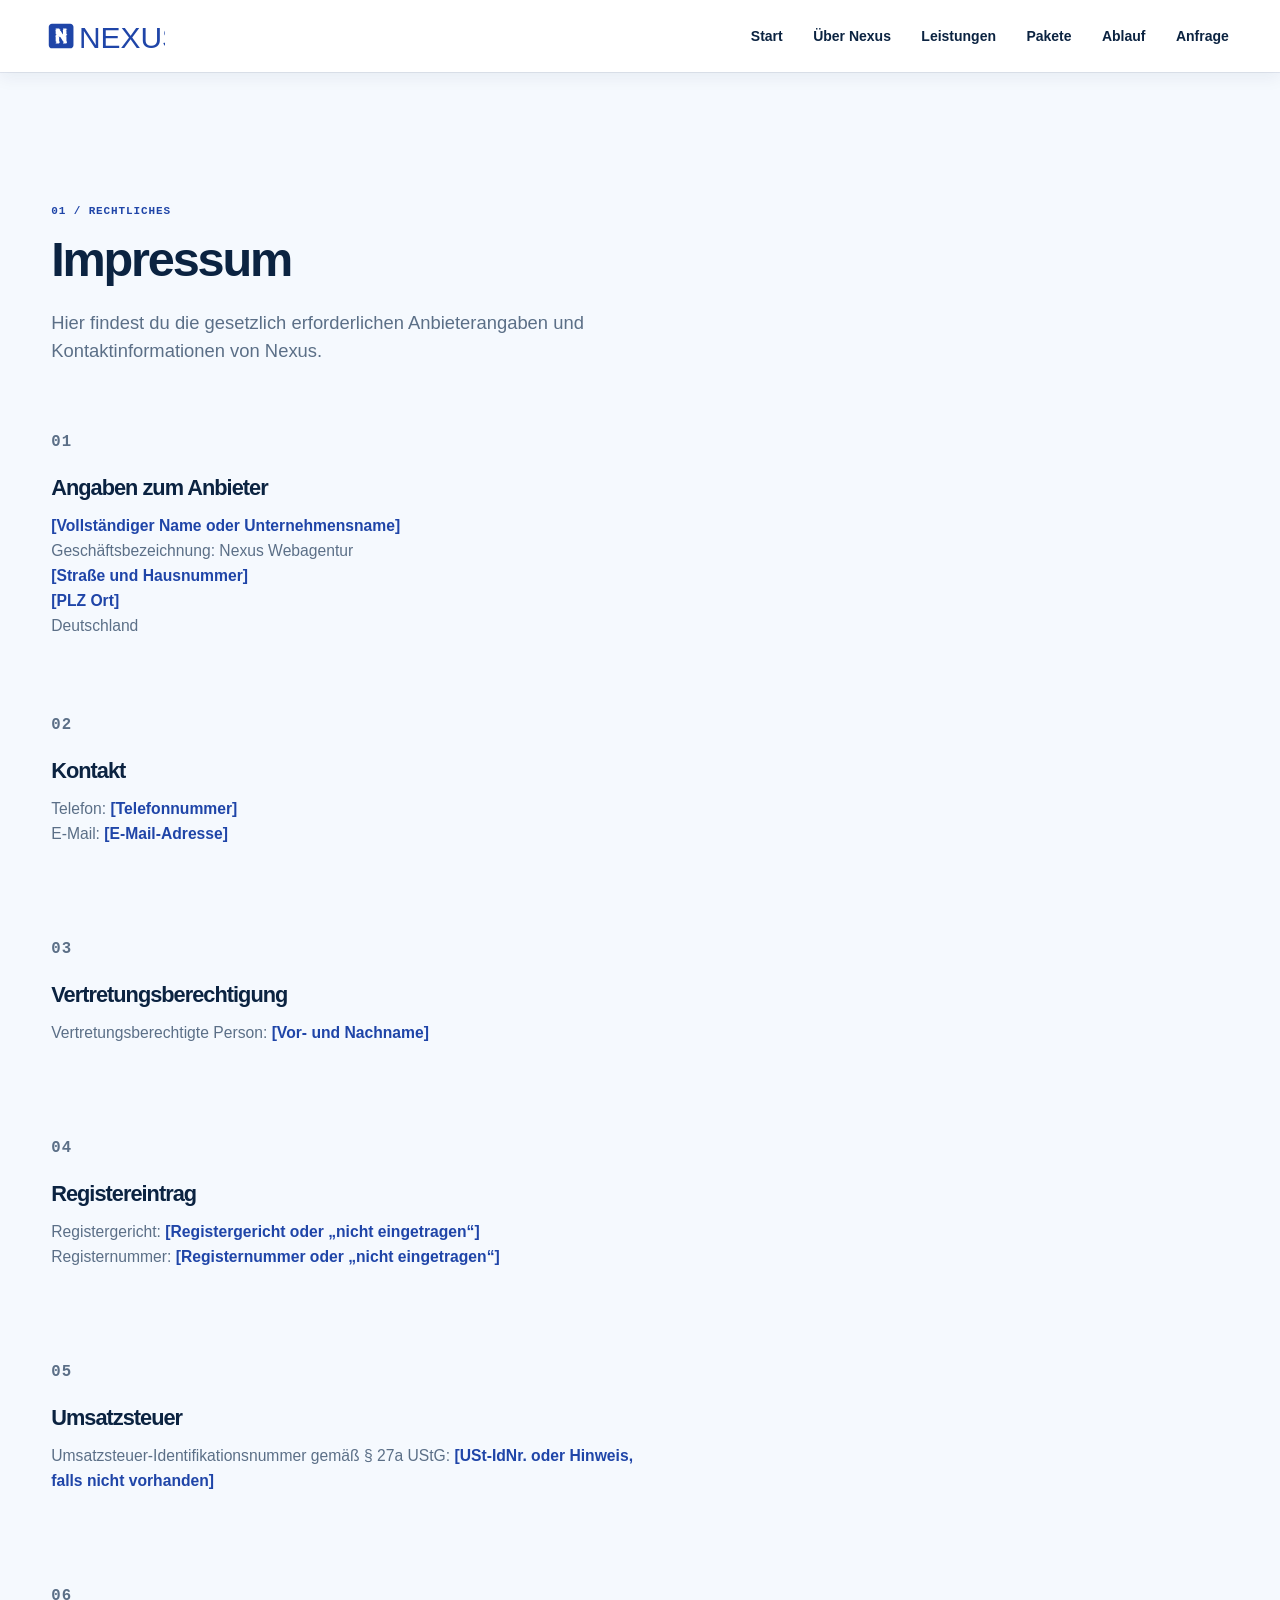
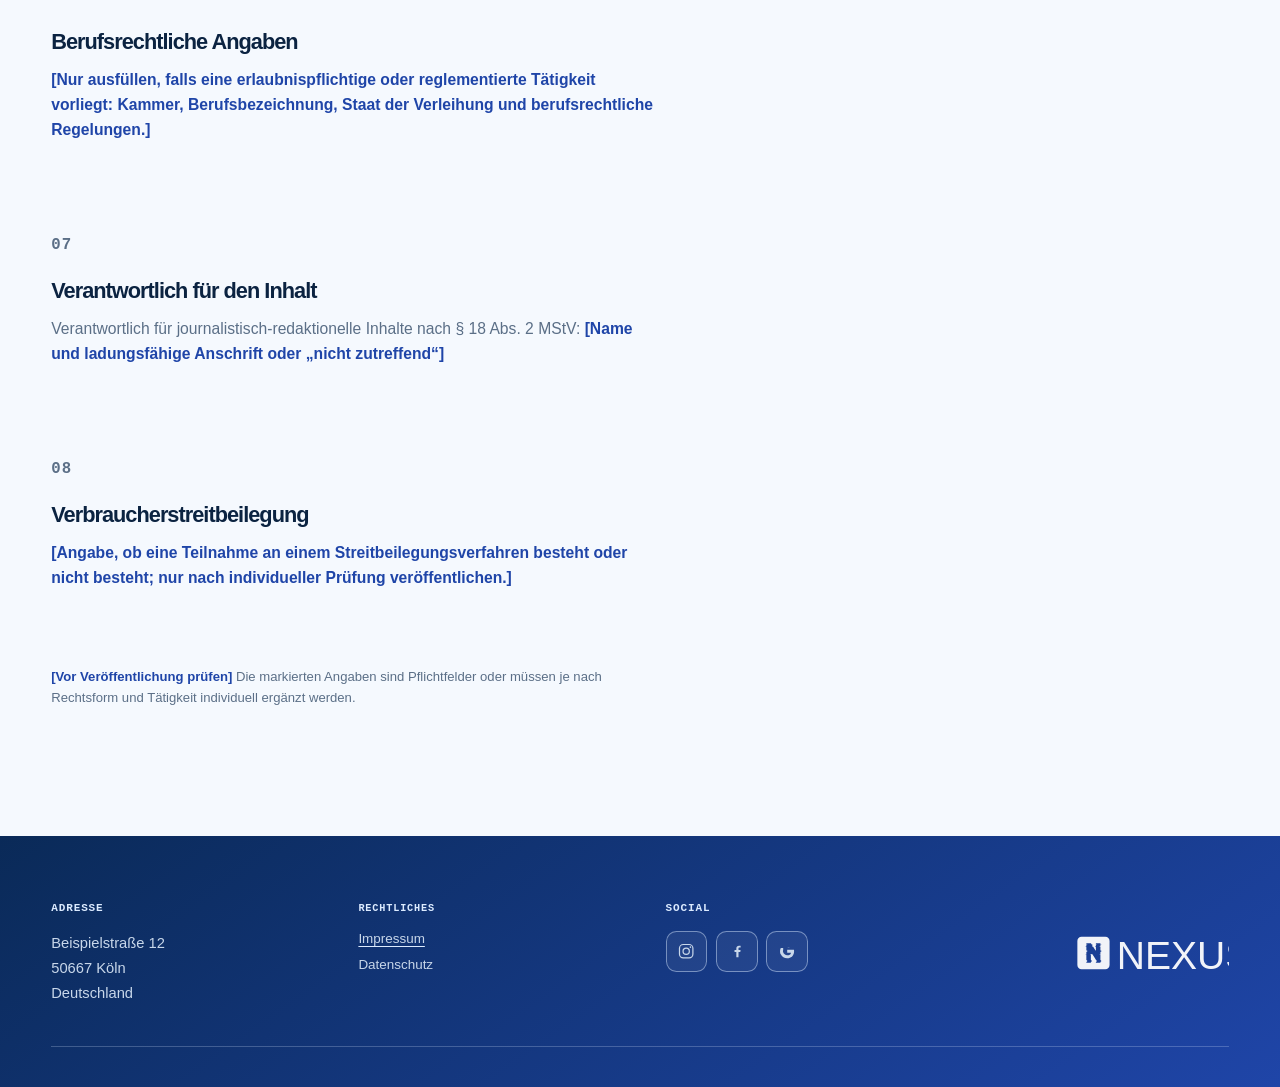
<file: pilot-website/impressum.html>
<!doctype html>
<html lang="de">
  <head>
    <meta charset="utf-8">
    <meta name="viewport" content="width=device-width, initial-scale=1">
    <meta name="robots" content="noindex,nofollow,noarchive">
    <meta name="description" content="Informationen zum Impressum der Nexus Webagentur.">
    <title>Impressum · Nexus Webagentur</title>
    <link rel="stylesheet" href="styles.css?v=20261118p">
    <style id="nexus-header-override">
      .site-header {
        position: sticky;
        inset-block-start: 0;
        inline-size: 100%;
        margin-block: 0 -4.5rem;
        border-block-end: 1px solid rgb(13 35 74 / 0.08);
        background: transparent !important;
        box-shadow: none;
        -webkit-backdrop-filter: none;
        backdrop-filter: none;
      }

      .site-header::before {
        position: fixed;
        inset-block-start: 0;
        inset-inline-start: 50%;
        inset-inline-end: auto;
        z-index: 0;
        inline-size: 100vw;
        block-size: 4.5rem;
        background: rgb(255 255 255 / 1);
        box-shadow: 0 0.35rem 1rem rgb(13 35 74 / 0.06);
        content: "";
        pointer-events: none;
        transform: translateX(-50%);
        transition: background 180ms ease;
      }

      .site-header[data-scrolled] {
        background: transparent !important;
        box-shadow: none;
        -webkit-backdrop-filter: none;
        backdrop-filter: none;
      }

      .site-header[data-scrolled]::before {
        background: rgb(255 255 255 / 0.78);
        box-shadow: 0 0.6rem 1.5rem rgb(13 35 74 / 0.1);
        -webkit-backdrop-filter: blur(1rem);
        backdrop-filter: blur(1rem);
      }

      .site-header > .header-inner {
        width: min(calc(100% - 2 * var(--gutter)), var(--content-max));
        max-inline-size: var(--content-max);
        margin-inline: auto;
        padding-inline-end: 0;
        position: relative;
        z-index: 1;
        border: 0 !important;
        border-radius: 0 !important;
        background: transparent !important;
        box-shadow: none !important;
        -webkit-backdrop-filter: none !important;
        backdrop-filter: none !important;
      }

      .primary-nav {
        justify-self: end;
      }

      .primary-nav ul {
        justify-content: flex-end;
        gap: 0.3rem;
      }

      .wordmark__logo {
        display: block;
        inline-size: clamp(7.5rem, 10vw, 9rem);
        block-size: auto;
        max-block-size: 2.35rem;
        object-fit: contain;
      }

      @media (min-width: 901px) {
        .primary-nav {
          grid-column: 2 / -1;
        }

        .primary-nav li:last-child a {
          padding-inline-end: 0;
        }
      }

      @media (max-width: 900px) {
        .site-header {
          margin-block-end: 0;
        }

        .primary-nav {
          justify-self: stretch;
        }
      }
    </style>
    <script src="site.js" defer></script>
  </head>
  <body>
    <a class="skip-link" href="#main">Zum Inhalt springen</a>
    <header class="site-header">
      <div class="container header-inner">
        <a class="wordmark" href="index.html#start" aria-label="Nexus Startseite"><img class="wordmark__logo" src="assets/nexus-logo.svg" alt="Nexus"></a>
        <button class="menu-toggle" type="button" data-menu-toggle aria-expanded="false" aria-controls="primary-menu">Menü</button>
        <nav class="primary-nav" id="primary-menu" aria-label="Hauptnavigation"><ul>
          <li><a href="index.html#start">Start</a></li><li><a href="index.html#ueber-nexus">Über Nexus</a></li><li><a href="index.html#leistungen">Leistungen</a></li><li><a href="index.html#pakete">Pakete</a></li><li><a href="index.html#ablauf">Ablauf</a></li><li><a href="index.html#anfrage">Anfrage</a></li>
        </ul></nav>
      </div>
    </header>

    <main id="main" tabindex="-1">
      <section class="section section--surface legal-document legal-document--standalone" aria-labelledby="page-title">
        <div class="container legal-document__inner">
          <div class="legal-document__intro">
            <p class="section-index">01 / Rechtliches</p>
            <h1 id="page-title">Impressum</h1>
            <p>Hier findest du die gesetzlich erforderlichen Anbieterangaben und Kontaktinformationen von Nexus.</p>
          </div>

          <div class="legal-document__body legal-document__body--plain">
            <section class="legal-document__section" aria-labelledby="impressum-anbieter">
              <p class="legal-document__number">01</p>
              <h3 id="impressum-anbieter">Angaben zum Anbieter</h3>
              <address>
                <strong class="legal-placeholder">[Vollständiger Name oder Unternehmensname]</strong><br>
                Geschäftsbezeichnung: Nexus Webagentur<br>
                <strong class="legal-placeholder">[Straße und Hausnummer]</strong><br>
                <strong class="legal-placeholder">[PLZ Ort]</strong><br>
                Deutschland
              </address>
            </section>

            <section class="legal-document__section" aria-labelledby="impressum-kontakt">
              <p class="legal-document__number">02</p>
              <h3 id="impressum-kontakt">Kontakt</h3>
              <p>Telefon: <strong class="legal-placeholder">[Telefonnummer]</strong><br>
                E-Mail: <strong class="legal-placeholder">[E-Mail-Adresse]</strong></p>
            </section>

            <section class="legal-document__section" aria-labelledby="impressum-vertretung">
              <p class="legal-document__number">03</p>
              <h3 id="impressum-vertretung">Vertretungsberechtigung</h3>
              <p>Vertretungsberechtigte Person: <strong class="legal-placeholder">[Vor- und Nachname]</strong></p>
            </section>

            <section class="legal-document__section" aria-labelledby="impressum-register">
              <p class="legal-document__number">04</p>
              <h3 id="impressum-register">Registereintrag</h3>
              <p>Registergericht: <strong class="legal-placeholder">[Registergericht oder „nicht eingetragen“]</strong><br>
                Registernummer: <strong class="legal-placeholder">[Registernummer oder „nicht eingetragen“]</strong></p>
            </section>

            <section class="legal-document__section" aria-labelledby="impressum-steuern">
              <p class="legal-document__number">05</p>
              <h3 id="impressum-steuern">Umsatzsteuer</h3>
              <p>Umsatzsteuer-Identifikationsnummer gemäß § 27a UStG: <strong class="legal-placeholder">[USt-IdNr. oder Hinweis, falls nicht vorhanden]</strong></p>
            </section>

            <section class="legal-document__section" aria-labelledby="impressum-beruf">
              <p class="legal-document__number">06</p>
              <h3 id="impressum-beruf">Berufsrechtliche Angaben</h3>
              <p><strong class="legal-placeholder">[Nur ausfüllen, falls eine erlaubnispflichtige oder reglementierte Tätigkeit vorliegt: Kammer, Berufsbezeichnung, Staat der Verleihung und berufsrechtliche Regelungen.]</strong></p>
            </section>

            <section class="legal-document__section legal-document__section--wide" aria-labelledby="impressum-inhalt">
              <p class="legal-document__number">07</p>
              <h3 id="impressum-inhalt">Verantwortlich für den Inhalt</h3>
              <p>Verantwortlich für journalistisch-redaktionelle Inhalte nach § 18 Abs. 2 MStV: <strong class="legal-placeholder">[Name und ladungsfähige Anschrift oder „nicht zutreffend“]</strong></p>
            </section>

            <section class="legal-document__section legal-document__section--wide" aria-labelledby="impressum-streit">
              <p class="legal-document__number">08</p>
              <h3 id="impressum-streit">Verbraucherstreitbeilegung</h3>
              <p><strong class="legal-placeholder">[Angabe, ob eine Teilnahme an einem Streitbeilegungsverfahren besteht oder nicht besteht; nur nach individueller Prüfung veröffentlichen.]</strong></p>
            </section>
          </div>

          <p class="legal-document__note"><strong class="legal-placeholder">[Vor Veröffentlichung prüfen]</strong> Die markierten Angaben sind Pflichtfelder oder müssen je nach Rechtsform und Tätigkeit individuell ergänzt werden.</p>
        </div>
      </section>
    </main>

    <footer class="site-footer"><div class="container footer-grid"><div class="footer-address"><p class="footer-heading">Adresse</p><address>Beispielstraße 12<br>50667 Köln<br>Deutschland</address></div><nav aria-label="Footer Rechtliches"><p class="footer-heading">Rechtliches</p><ul class="footer-links"><li><a href="impressum.html" aria-current="page">Impressum</a></li><li><a href="datenschutz.html">Datenschutz</a></li></ul></nav><div class="footer-social"><p class="footer-heading">Social</p><div class="footer-social__links"><a href="https://www.instagram.com/" target="_blank" rel="noreferrer" aria-label="Instagram"><svg viewBox="0 0 24 24" aria-hidden="true"><rect x="3.25" y="3.25" width="17.5" height="17.5" rx="5"/><circle cx="12" cy="12" r="4.1"/><circle cx="17.5" cy="6.7" r="1" class="footer-social__dot"/></svg></a><a href="https://www.facebook.com/" target="_blank" rel="noreferrer" aria-label="Facebook"><svg viewBox="0 0 24 24" aria-hidden="true"><path d="M13.7 20v-7h2.35l.35-2.7H13.7V8.58c0-.78.22-1.31 1.34-1.31h1.43V4.85c-.25-.04-1.1-.1-2.1-.1-2.08 0-3.51 1.27-3.51 3.6v1.95H8.5V13h2.36v7h2.84Z"/></svg></a><a href="https://www.google.com/" target="_blank" rel="noreferrer" aria-label="Google"><svg viewBox="0 0 24 24" aria-hidden="true"><path d="M21 12.23c0-.7-.06-1.38-.18-2.03H12v3.84h5.05a4.32 4.32 0 0 1-1.87 2.84v2.36h3.03c1.77-1.63 2.79-4.03 2.79-7.01Z"/><path d="M12 21.2c2.53 0 4.65-.84 6.2-2.28l-3.03-2.36c-.84.56-1.92.9-3.17.84-2.44 0-4.5-1.65-5.24-3.87H3.63v2.44A9.36 9.36 0 0 0 12 21.2Z"/><path d="M6.76 13.59A5.62 5.62 0 0 1 6.47 12c0-.55.1-1.09.29-1.59V7.97H3.63A9.36 9.36 0 0 0 2.64 12c0 1.5.36 2.91.99 4.03l3.13-2.44Z"/><path d="M12 6.54c1.38 0 2.62.47 3.59 1.4l2.69C16.65 3.7 14.53 2.8 12 2.8a9.36 9.36 0 0 0-8.37 5.17l3.13 2.44C7.5 8.19 9.56 6.54 12 6.54Z"/></svg></a></div></div><div class="footer-brand"><a href="index.html#start" aria-label="Nexus Startseite"><img class="footer-brand__logo" src="assets/nexus-logo.svg" alt="Nexus"></a></div></div></footer>
  </body>
</html>
</file>
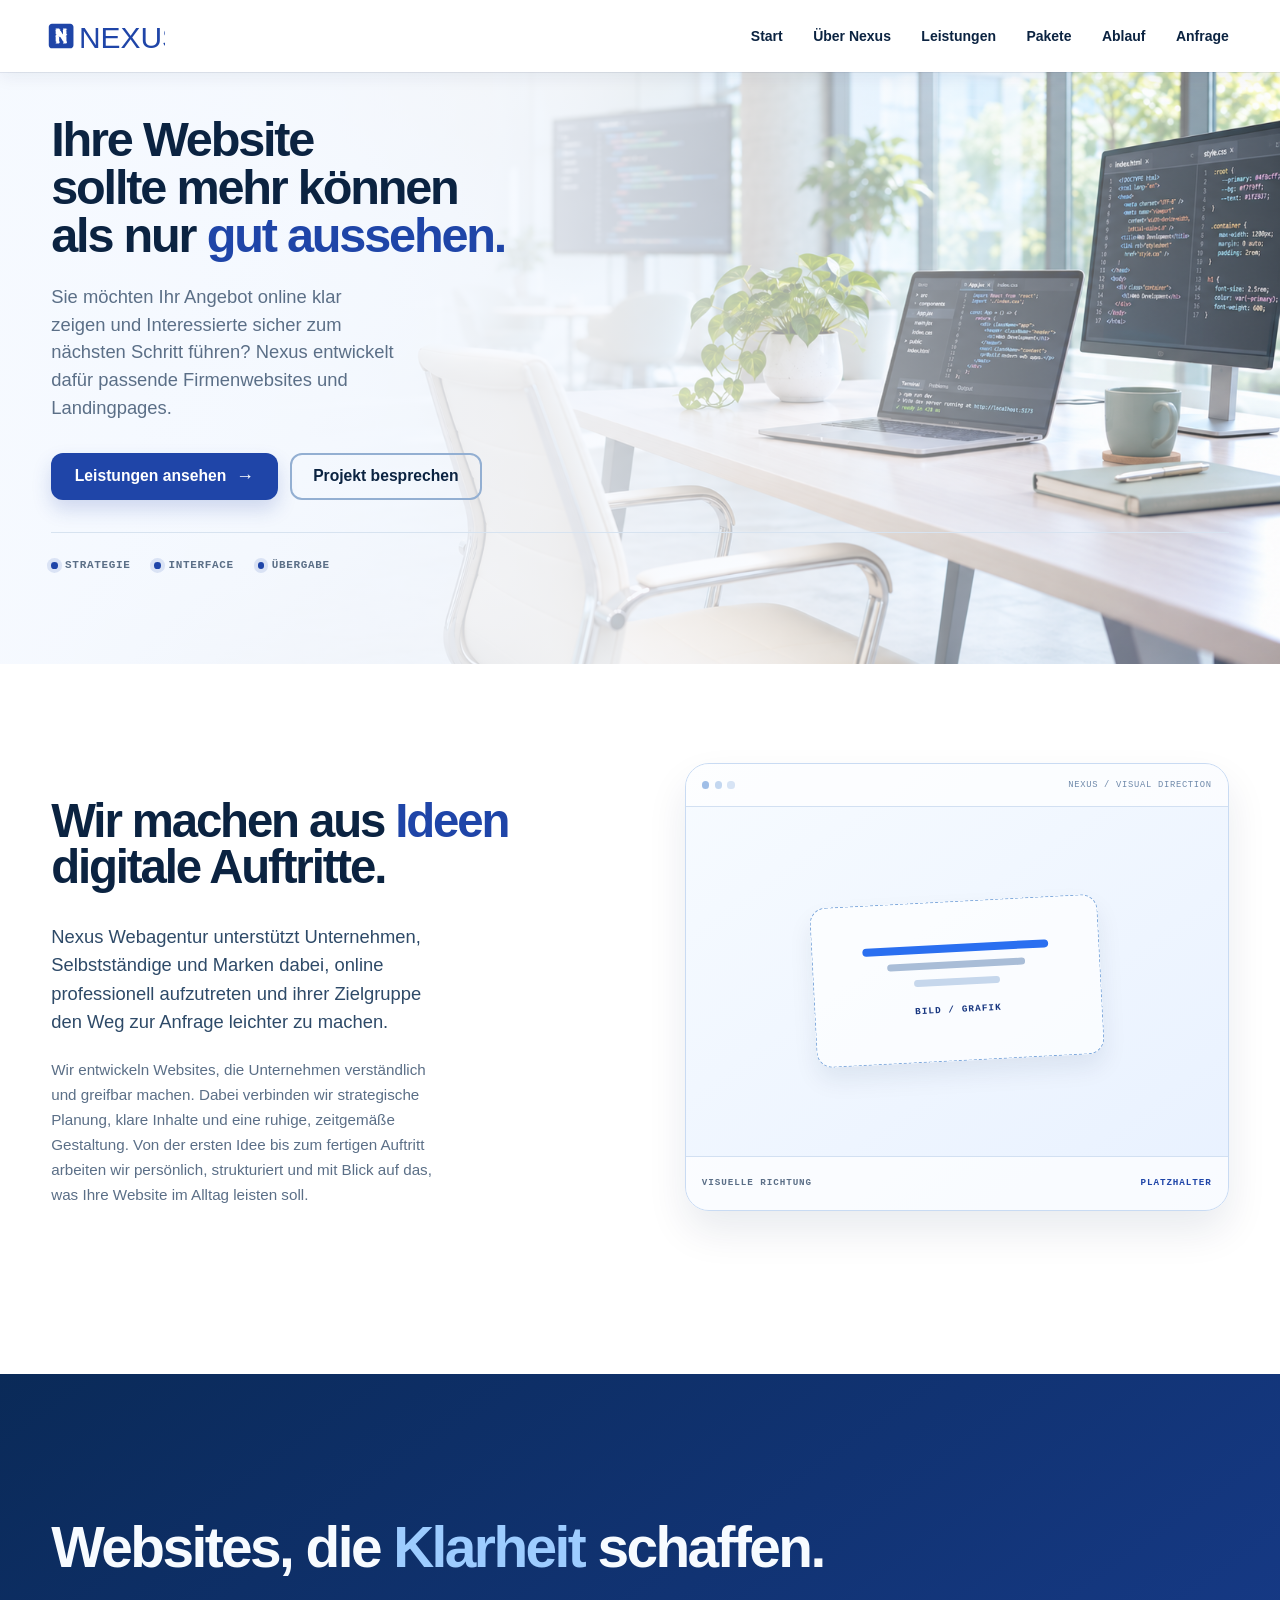
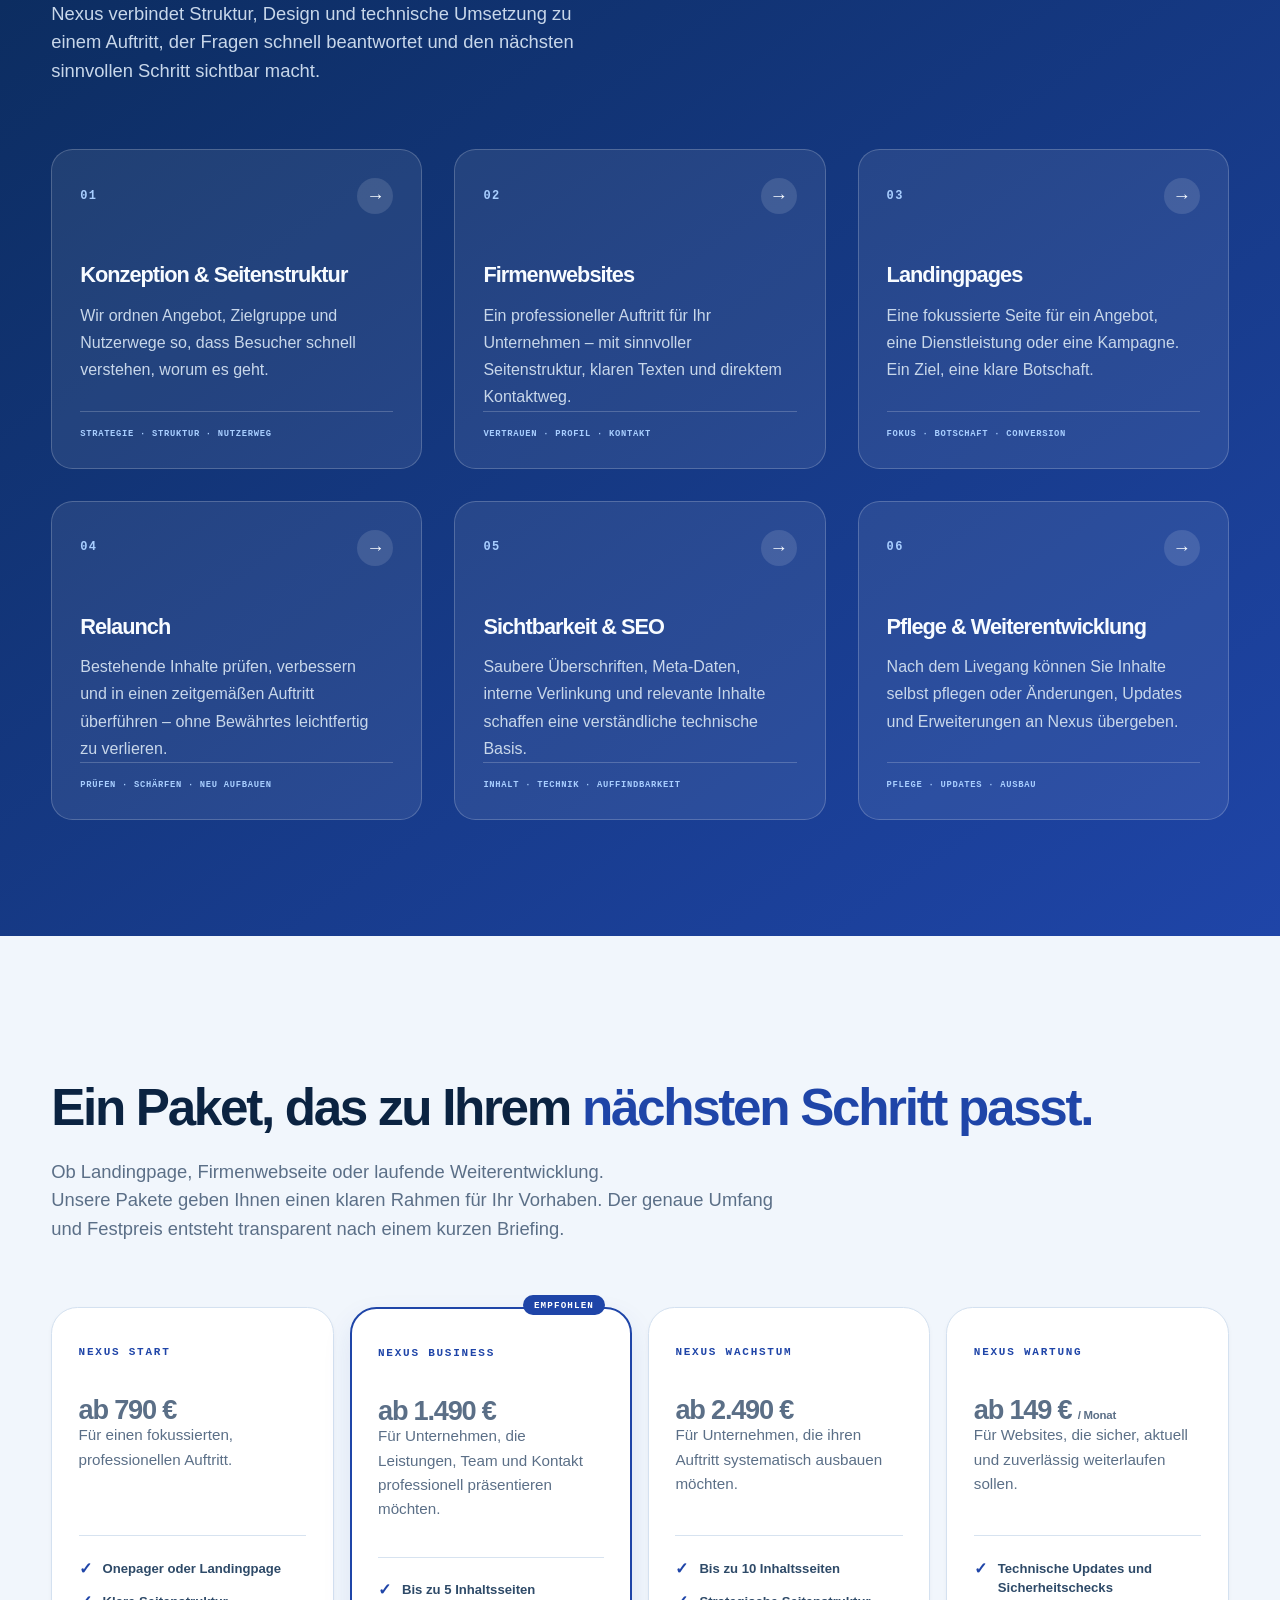
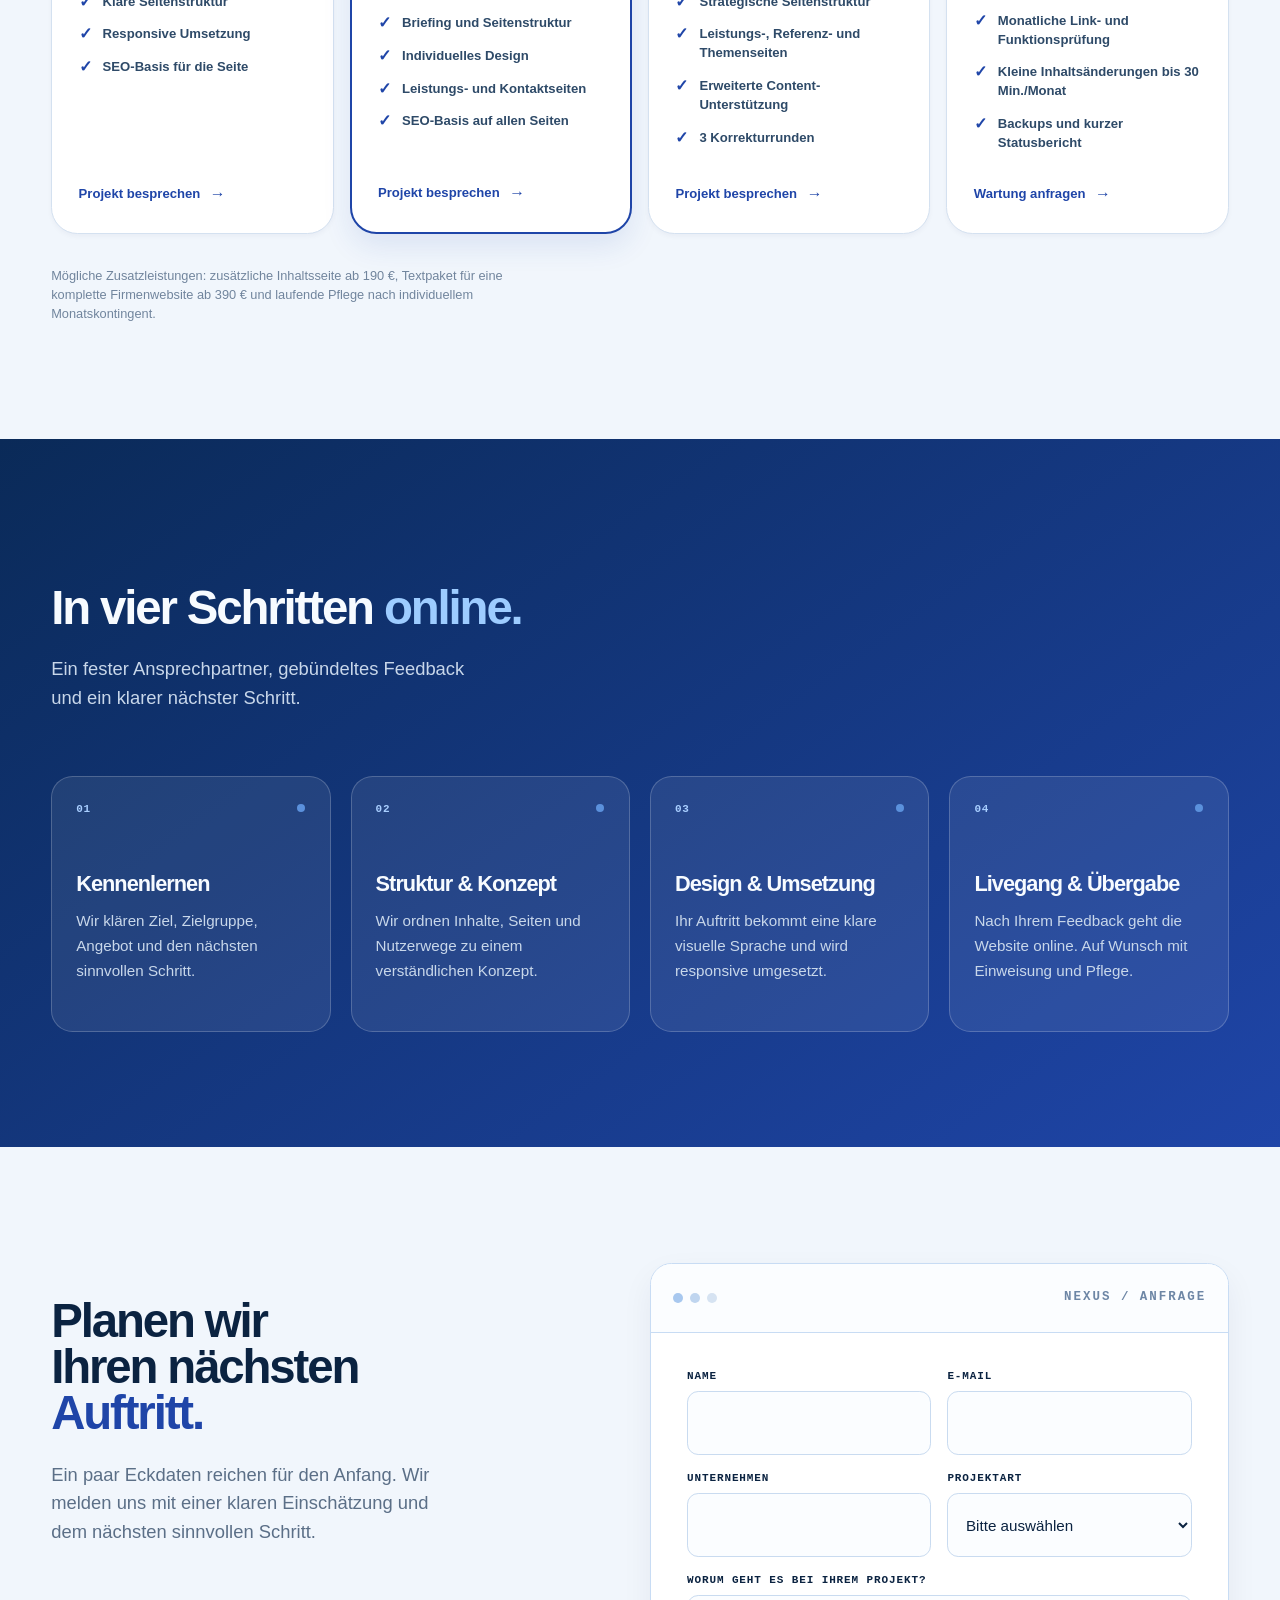
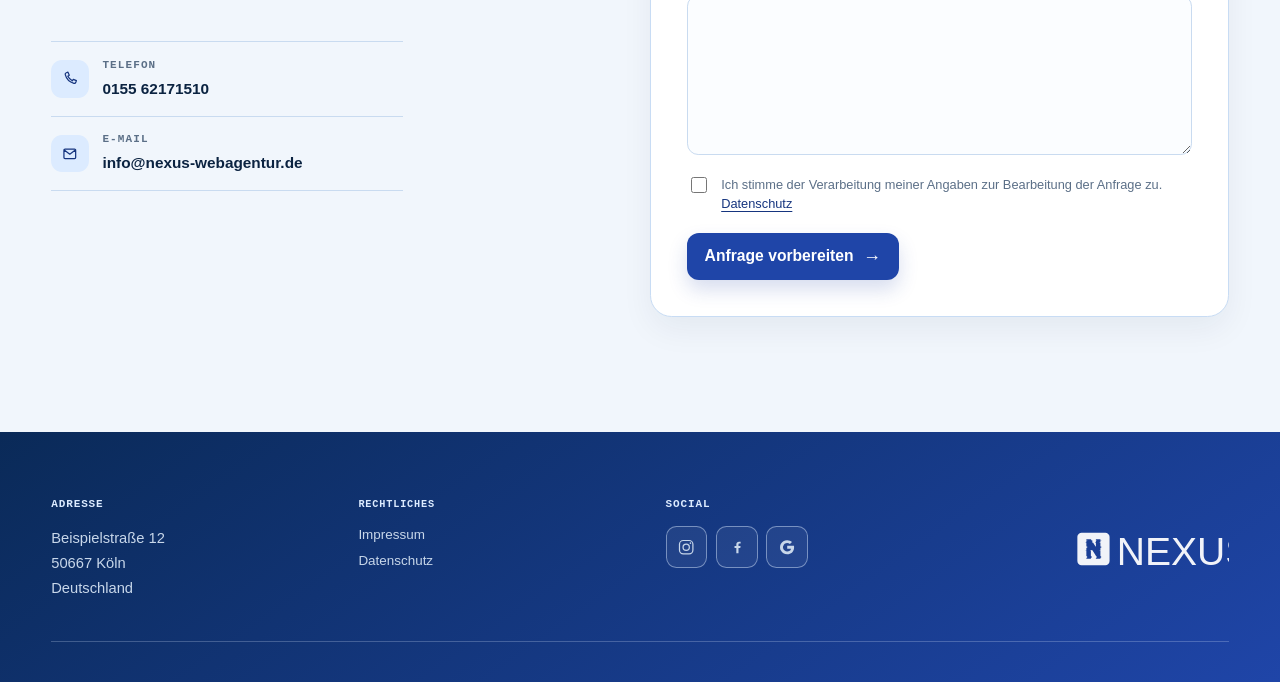
<file: pilot-website/kontakt.html>
<!doctype html>
<html lang="de">
  <head>
    <meta charset="utf-8">
    <meta name="viewport" content="width=device-width, initial-scale=1">
    <meta name="robots" content="noindex,nofollow,noarchive">
    <meta name="description" content="Kontakt zu Nexus für Firmenwebsites und Landingpages.">
    <title>Kontakt · Nexus Webagentur</title>
    <meta http-equiv="refresh" content="0; url=index.html#anfrage">
    <link rel="stylesheet" href="styles.css?v=20261118o">
  </head>
  <body>
    <a class="skip-link" href="#main">Zum Inhalt springen</a>
    <main id="main" tabindex="-1">
      <section class="page-hero" aria-labelledby="page-title">
        <div class="container page-hero__grid">
          <div><p class="eyebrow">Kontakt</p><h1 id="page-title">Lassen Sie uns über Ihr Projekt sprechen.</h1><p class="page-hero__lead">Erzählen Sie uns von Ihrem Angebot und dem Ziel, das Sie online erreichen möchten.</p><a class="button button--signal" href="index.html#anfrage">Anfrage starten</a></div>
          <div class="page-hero__index">Kontakt<small>Zur zentralen Seite</small></div>
        </div>
      </section>
      <section class="section section--surface" aria-labelledby="status-title">
        <div class="container"><div class="status-card" role="note"><span class="status-card__label">Kontakt</span><h2 id="status-title">Der nächste Schritt beginnt mit einem Gespräch.</h2><p>Das Anfrageformular und die direkten Kontaktmöglichkeiten finden Sie auf der Startseite.</p></div></div>
      </section>
    </main>
    <footer class="site-footer"><div class="container footer-grid"><div class="footer-address"><p class="footer-heading">Adresse</p><address>Beispielstraße 12<br>50667 Köln<br>Deutschland</address></div><nav aria-label="Footer Rechtliches"><p class="footer-heading">Rechtliches</p><ul class="footer-links"><li><a href="impressum.html">Impressum</a></li><li><a href="datenschutz.html">Datenschutz</a></li></ul></nav><div class="footer-social"><p class="footer-heading">Social</p><div class="footer-social__links"><a href="https://www.instagram.com/" target="_blank" rel="noreferrer" aria-label="Instagram"><svg viewBox="0 0 24 24" aria-hidden="true"><rect x="3.25" y="3.25" width="17.5" height="17.5" rx="5"/><circle cx="12" cy="12" r="4.1"/><circle cx="17.5" cy="6.7" r="1" class="footer-social__dot"/></svg></a><a href="https://www.facebook.com/" target="_blank" rel="noreferrer" aria-label="Facebook"><svg viewBox="0 0 24 24" aria-hidden="true"><path d="M13.7 20v-7h2.35l.35-2.7H13.7V8.58c0-.78.22-1.31 1.34-1.31h1.43V4.85c-.25-.04-1.1-.1-2.1-.1-2.08 0-3.51 1.27-3.51 3.6v1.95H8.5V13h2.36v7h2.84Z"/></svg></a><a href="https://www.google.com/" target="_blank" rel="noreferrer" aria-label="Google"><svg viewBox="0 0 24 24" aria-hidden="true"><path d="M21 12.23c0-.7-.06-1.38-.18-2.03H12v3.84h5.05a4.32 4.32 0 0 1-1.87 2.84v2.36h3.03c1.77-1.63 2.79-4.03 2.79-7.01Z"/><path d="M12 21.2c2.53 0 4.65-.84 6.2-2.28l-3.03-2.36c-.84.56-1.92.9-3.17.84-2.44 0-4.5 1.65-5.24-3.87H3.63v2.44A9.36 9.36 0 0 0 12 21.2Z"/><path d="M6.76 13.59A5.62 5.62 0 0 1 6.47 12c0-.55.1-1.09.29-1.59V7.97H3.63A9.36 9.36 0 0 0 2.64 12c0 1.5.36 2.91.99 4.03l3.13-2.44Z"/><path d="M12 6.54c1.38 0 2.62.47 3.59 1.4l2.69-2.69C16.65 3.7 14.53 2.8 12 2.8a9.36 9.36 0 0 0-8.37 5.17l3.13 2.44C7.5 8.19 9.56 6.54 12 6.54Z"/></svg></a></div></div><div class="footer-brand"><a href="index.html#start" aria-label="Nexus Startseite"><img class="footer-brand__logo" src="assets/nexus-logo.svg" alt="Nexus"></a></div></div></footer>
  </body>
</html>
</file>
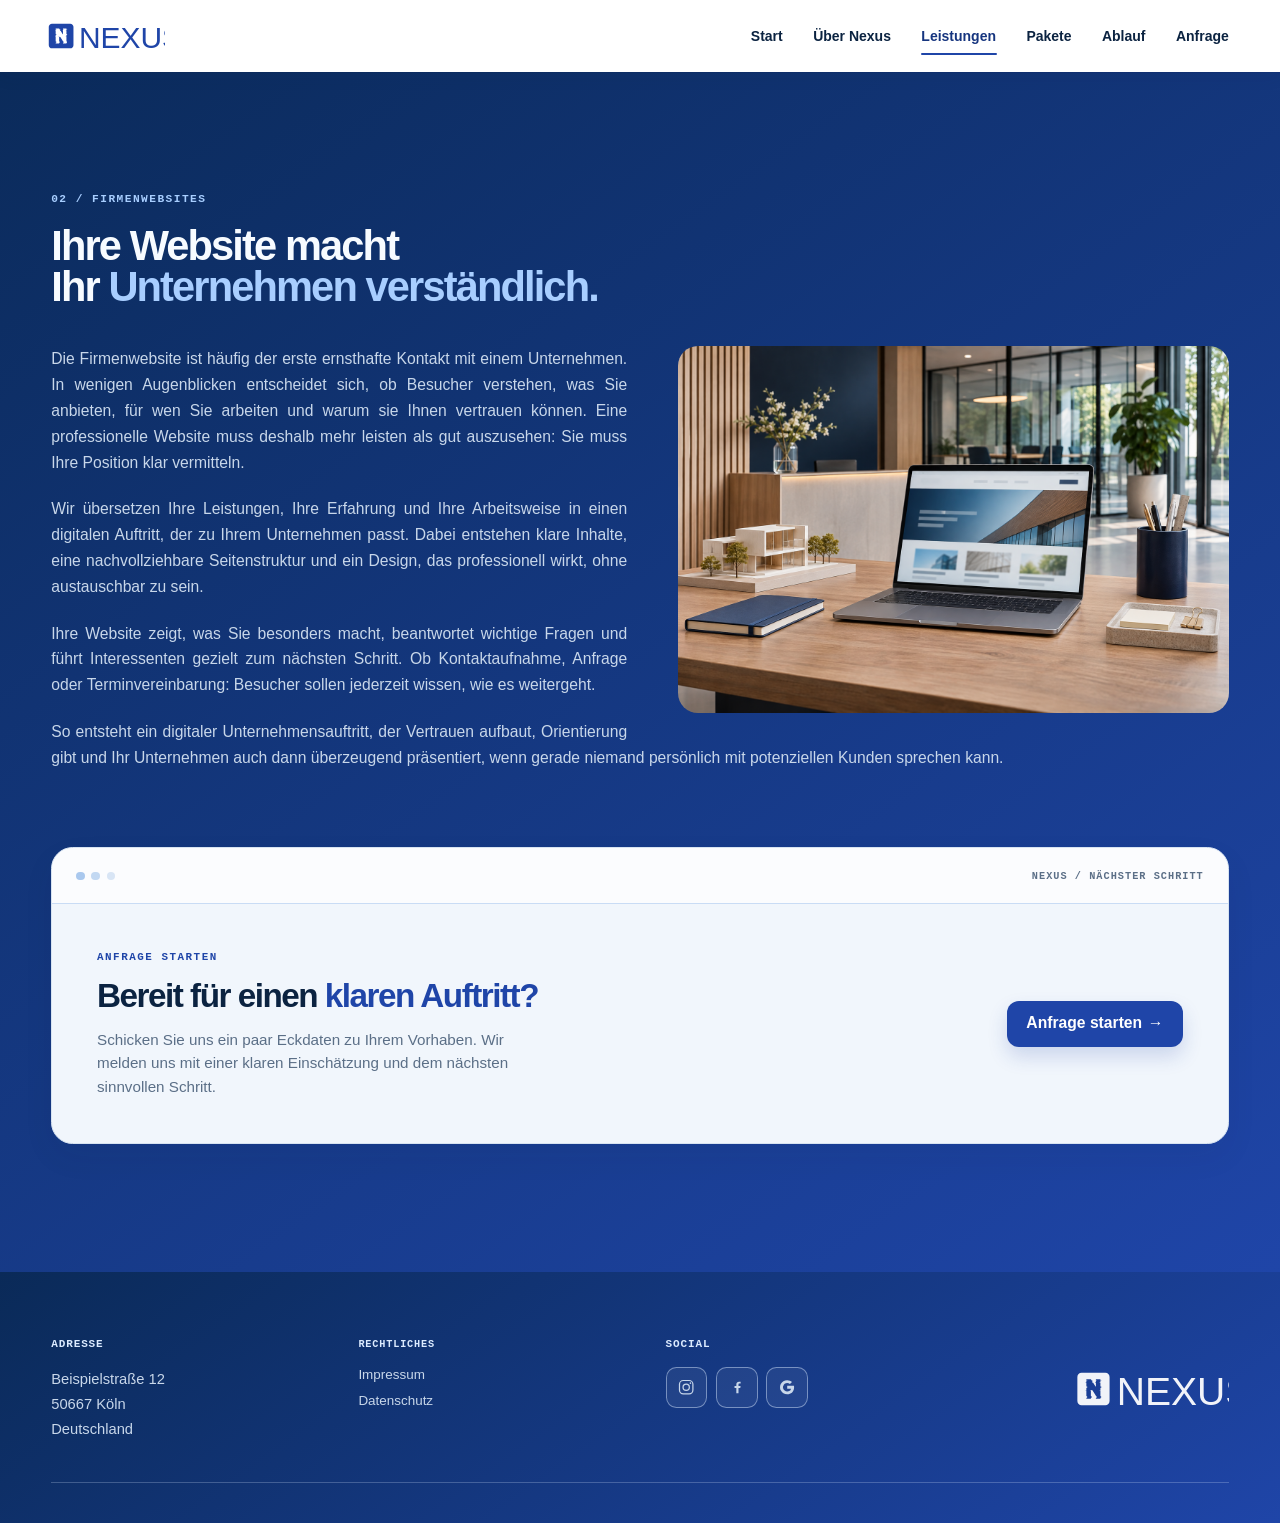
<file: pilot-website/leistung-firmenwebsites.html>
<!doctype html>
<html lang="de">
  <head>
    <meta charset="utf-8"><meta name="viewport" content="width=device-width, initial-scale=1"><meta name="robots" content="noindex,nofollow,noarchive"><meta name="description" content="Firmenwebsites von Nexus zeigen Profil, Leistungen und Kontakt klar."><title>Firmenwebsites · Nexus Webagentur</title><link rel="stylesheet" href="styles.css?v=20261118q"><script src="site.js?v=20261117o" defer></script>
  </head>
  <body class="service-detail-page">
    <a class="skip-link" href="#main">Zum Inhalt springen</a><header class="site-header"><div class="container header-inner"><a class="wordmark" href="index.html#start" aria-label="Nexus Startseite"><img class="wordmark__logo" src="assets/nexus-logo.svg" alt="Nexus"></a><button class="menu-toggle" type="button" data-menu-toggle aria-expanded="false" aria-controls="primary-menu">Menü</button><nav class="primary-nav" id="primary-menu" aria-label="Hauptnavigation"><ul><li><a href="index.html#start">Start</a></li><li><a href="index.html#ueber-nexus">Über Nexus</a></li><li><a href="index.html#leistungen" aria-current="page">Leistungen</a></li><li><a href="index.html#pakete">Pakete</a></li><li><a href="index.html#ablauf">Ablauf</a></li><li><a href="index.html#anfrage">Anfrage</a></li></ul></nav></div></header>
    <main id="main" tabindex="-1">
      <section class="service-detail-hero" aria-labelledby="service-title">
        <div class="container service-detail-layout">
          <div class="service-detail-heading service-detail-heading--firm">
            <p class="service-detail-kicker">02 / Firmenwebsites</p>
            <h1 id="service-title"><span class="service-detail-title-line">Ihre Website macht</span><span class="service-detail-title-line">Ihr <span class="service-detail-title__accent">Unternehmen verständlich.</span></span></h1>
          </div>
          <figure class="service-detail-visual">
            <div class="service-detail-window service-detail-window--image">
              <div class="service-detail-window__top"><span></span><span></span><span></span><strong>NEXUS / FIRMENWEBSITES 02</strong></div>
              <div class="service-detail-window__image-wrap"><img class="service-detail-window__image" src="assets/leistungen/02-firmenwebsites.png" alt="Ein professioneller Arbeitsplatz mit Laptop und Website-Darstellung in einem modernen Büro."></div>
              <figcaption class="service-detail-window__bottom"><span>VISUELLE RICHTUNG</span><strong>FIRMENWEBSITE</strong></figcaption>
            </div>
          </figure>
          <div class="service-detail-copy__body">
            <p class="service-detail-copy__lead">Die Firmenwebsite ist häufig der erste ernsthafte Kontakt mit einem Unternehmen. In wenigen Augenblicken entscheidet sich, ob Besucher verstehen, was Sie anbieten, für wen Sie arbeiten und warum sie Ihnen vertrauen können. Eine professionelle Website muss deshalb mehr leisten als gut auszusehen: Sie muss Ihre Position klar vermitteln.</p>
            <p>Wir übersetzen Ihre Leistungen, Ihre Erfahrung und Ihre Arbeitsweise in einen digitalen Auftritt, der zu Ihrem Unternehmen passt. Dabei entstehen klare Inhalte, eine nachvollziehbare Seitenstruktur und ein Design, das professionell wirkt, ohne austauschbar zu sein.</p>
            <p>Ihre Website zeigt, was Sie besonders macht, beantwortet wichtige Fragen und führt Interessenten gezielt zum nächsten Schritt. Ob Kontaktaufnahme, Anfrage oder Terminvereinbarung: Besucher sollen jederzeit wissen, wie es weitergeht.</p>
            <p>So entsteht ein digitaler Unternehmensauftritt, der Vertrauen aufbaut, Orientierung gibt und Ihr Unternehmen auch dann überzeugend präsentiert, wenn gerade niemand persönlich mit potenziellen Kunden sprechen kann.</p>
          </div>
          <aside class="service-detail-cta" aria-labelledby="service-cta-title">
            <div class="service-detail-cta__bar">
              <span class="service-detail-cta__dots" aria-hidden="true"><i></i><i></i><i></i></span>
              <span class="service-detail-cta__title">NEXUS / NÄCHSTER SCHRITT</span>
            </div>
            <div class="service-detail-cta__body">
              <div class="service-detail-cta__copy">
                <p class="service-detail-cta__eyebrow">ANFRAGE STARTEN</p>
                <h2 id="service-cta-title">Bereit für einen <span>klaren Auftritt?</span></h2>
                <p>Schicken Sie uns ein paar Eckdaten zu Ihrem Vorhaben. Wir melden uns mit einer klaren Einschätzung und dem nächsten sinnvollen Schritt.</p>
              </div>
              <a class="button button--signal service-detail-cta__button" href="index.html#anfrage"><span>Anfrage starten</span> <span class="button__arrow" aria-hidden="true">→</span></a>
            </div>
          </aside>
        </div>
      </section>
    </main>
    <footer class="site-footer"><div class="container footer-grid"><div class="footer-address"><p class="footer-heading">Adresse</p><address>Beispielstraße 12<br>50667 Köln<br>Deutschland</address></div><nav aria-label="Footer Rechtliches"><p class="footer-heading">Rechtliches</p><ul class="footer-links"><li><a href="impressum.html">Impressum</a></li><li><a href="datenschutz.html">Datenschutz</a></li></ul></nav><div class="footer-social"><p class="footer-heading">Social</p><div class="footer-social__links"><a href="https://www.instagram.com/" target="_blank" rel="noreferrer" aria-label="Instagram"><svg viewBox="0 0 24 24" aria-hidden="true"><rect x="3.25" y="3.25" width="17.5" height="17.5" rx="5"/><circle cx="12" cy="12" r="4.1"/><circle cx="17.5" cy="6.7" r="1" class="footer-social__dot"/></svg></a><a href="https://www.facebook.com/" target="_blank" rel="noreferrer" aria-label="Facebook"><svg viewBox="0 0 24 24" aria-hidden="true"><path d="M13.7 20v-7h2.35l.35-2.7H13.7V8.58c0-.78.22-1.31 1.34-1.31h1.43V4.85c-.25-.04-1.1-.1-2.1-.1-2.08 0-3.51 1.27-3.51 3.6v1.95H8.5V13h2.36v7h2.84Z"/></svg></a><a href="https://www.google.com/" target="_blank" rel="noreferrer" aria-label="Google"><svg viewBox="0 0 24 24" aria-hidden="true"><path d="M21 12.23c0-.7-.06-1.38-.18-2.03H12v3.84h5.05a4.32 4.32 0 0 1-1.87 2.84v2.36h3.03c1.77-1.63 2.79-4.03 2.79-7.01Z"/><path d="M12 21.2c2.53 0 4.65-.84 6.2-2.28l-3.03-2.36c-.84.56-1.92.9-3.17.9-2.44 0-4.5-1.65-5.24-3.87H3.63v2.44A9.36 9.36 0 0 0 12 21.2Z"/><path d="M6.76 13.59A5.62 5.62 0 0 1 6.47 12c0-.55.1-1.09.29-1.59V7.97H3.63A9.36 9.36 0 0 0 2.64 12c0 1.5.36 2.91.99 4.03l3.13-2.44Z"/><path d="M12 6.54c1.38 0 2.62.47 3.59 1.4l2.69-2.69C16.65 3.7 14.53 2.8 12 2.8a9.36 9.36 0 0 0-8.37 5.17l3.13 2.44C7.5 8.19 9.56 6.54 12 6.54Z"/></svg></a></div></div><div class="footer-brand"><a href="index.html#start" aria-label="Nexus Startseite"><img class="footer-brand__logo" src="assets/nexus-logo.svg" alt="Nexus"></a></div></div></footer>
  </body>
</html>
</file>
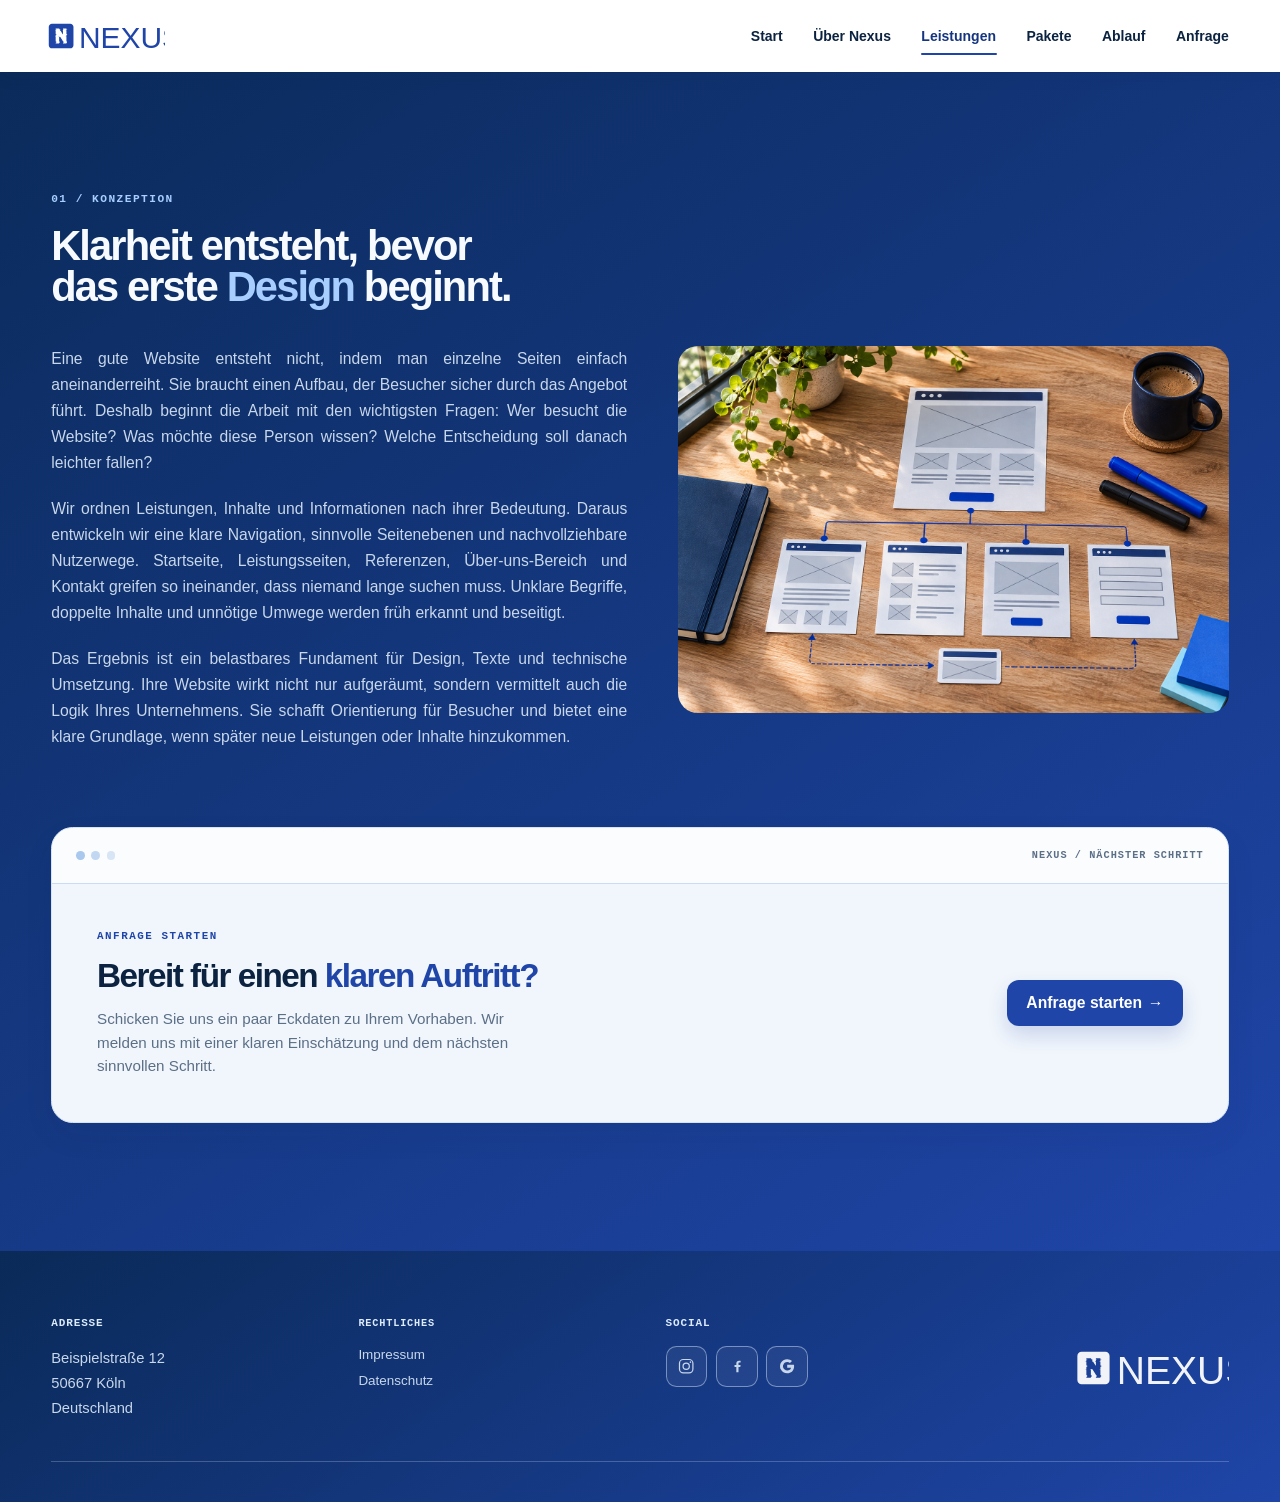
<file: pilot-website/leistung-konzeption.html>
<!doctype html>
<html lang="de">
  <head>
    <meta charset="utf-8">
    <meta name="viewport" content="width=device-width, initial-scale=1">
    <meta name="robots" content="noindex,nofollow,noarchive">
    <meta name="description" content="Konzeption und Seitenstruktur für klare Websites von Nexus.">
    <title>Konzeption &amp; Seitenstruktur · Nexus Webagentur</title>
    <link rel="stylesheet" href="styles.css?v=20261118q">
    <script src="site.js?v=20261117o" defer></script>
  </head>
  <body class="service-detail-page">
    <a class="skip-link" href="#main">Zum Inhalt springen</a>
    <header class="site-header">
      <div class="container header-inner">
        <a class="wordmark" href="index.html#start" aria-label="Nexus Startseite"><img class="wordmark__logo" src="assets/nexus-logo.svg" alt="Nexus"></a>
        <button class="menu-toggle" type="button" data-menu-toggle aria-expanded="false" aria-controls="primary-menu">Menü</button>
        <nav class="primary-nav" id="primary-menu" aria-label="Hauptnavigation">
          <ul>
            <li><a href="index.html#start">Start</a></li>
            <li><a href="index.html#ueber-nexus">Über Nexus</a></li>
            <li><a href="index.html#leistungen" aria-current="page">Leistungen</a></li>
            <li><a href="index.html#pakete">Pakete</a></li>
            <li><a href="index.html#ablauf">Ablauf</a></li>
            <li><a href="index.html#anfrage">Anfrage</a></li>
          </ul>
        </nav>
      </div>
    </header>
    <main id="main" tabindex="-1">
      <section class="service-detail-hero" aria-labelledby="service-title">
        <div class="container service-detail-layout">
          <div class="service-detail-heading">
            <p class="service-detail-kicker">01 / Konzeption</p>
            <h1 id="service-title"><span class="service-detail-title-line">Klarheit entsteht, bevor</span><span class="service-detail-title-line">das erste <span class="service-detail-title__accent">Design</span> beginnt.</span></h1>
          </div>
          <figure class="service-detail-visual">
            <div class="service-detail-window service-detail-window--image">
              <div class="service-detail-window__top"><span></span><span></span><span></span><strong>NEXUS / KONZEPTION 01</strong></div>
              <div class="service-detail-window__image-wrap"><img class="service-detail-window__image" src="assets/leistungen/01-konzeption-seitenstruktur.png" alt="Eine übersichtliche Sitemap aus Wireframe-Karten zeigt die Struktur einer Website mit Hauptseite und Unterseiten."></div>
              <figcaption class="service-detail-window__bottom"><span>VISUELLE RICHTUNG</span><strong>SEITENSTRUKTUR</strong></figcaption>
            </div>
          </figure>
          <div class="service-detail-copy__body">
            <p class="service-detail-copy__lead">Eine gute Website entsteht nicht, indem man einzelne Seiten einfach aneinanderreiht. Sie braucht einen Aufbau, der Besucher sicher durch das Angebot führt. Deshalb beginnt die Arbeit mit den wichtigsten Fragen: Wer besucht die Website? Was möchte diese Person wissen? Welche Entscheidung soll danach leichter fallen?</p>
            <p>Wir ordnen Leistungen, Inhalte und Informationen nach ihrer Bedeutung. Daraus entwickeln wir eine klare Navigation, sinnvolle Seitenebenen und nachvollziehbare Nutzerwege. Startseite, Leistungsseiten, Referenzen, Über-uns-Bereich und Kontakt greifen so ineinander, dass niemand lange suchen muss. Unklare Begriffe, doppelte Inhalte und unnötige Umwege werden früh erkannt und beseitigt.</p>
            <p>Das Ergebnis ist ein belastbares Fundament für Design, Texte und technische Umsetzung. Ihre Website wirkt nicht nur aufgeräumt, sondern vermittelt auch die Logik Ihres Unternehmens. Sie schafft Orientierung für Besucher und bietet eine klare Grundlage, wenn später neue Leistungen oder Inhalte hinzukommen.</p>
          </div>
          <aside class="service-detail-cta" aria-labelledby="service-cta-title">
            <div class="service-detail-cta__bar">
              <span class="service-detail-cta__dots" aria-hidden="true"><i></i><i></i><i></i></span>
              <span class="service-detail-cta__title">NEXUS / NÄCHSTER SCHRITT</span>
            </div>
            <div class="service-detail-cta__body">
              <div class="service-detail-cta__copy">
                <p class="service-detail-cta__eyebrow">ANFRAGE STARTEN</p>
                <h2 id="service-cta-title">Bereit für einen <span>klaren Auftritt?</span></h2>
                <p>Schicken Sie uns ein paar Eckdaten zu Ihrem Vorhaben. Wir melden uns mit einer klaren Einschätzung und dem nächsten sinnvollen Schritt.</p>
              </div>
              <a class="button button--signal service-detail-cta__button" href="index.html#anfrage"><span>Anfrage starten</span> <span class="button__arrow" aria-hidden="true">→</span></a>
            </div>
          </aside>
        </div>
      </section>
    </main>
    <footer class="site-footer"><div class="container footer-grid"><div class="footer-address"><p class="footer-heading">Adresse</p><address>Beispielstraße 12<br>50667 Köln<br>Deutschland</address></div><nav aria-label="Footer Rechtliches"><p class="footer-heading">Rechtliches</p><ul class="footer-links"><li><a href="impressum.html">Impressum</a></li><li><a href="datenschutz.html">Datenschutz</a></li></ul></nav><div class="footer-social"><p class="footer-heading">Social</p><div class="footer-social__links"><a href="https://www.instagram.com/" target="_blank" rel="noreferrer" aria-label="Instagram"><svg viewBox="0 0 24 24" aria-hidden="true"><rect x="3.25" y="3.25" width="17.5" height="17.5" rx="5"/><circle cx="12" cy="12" r="4.1"/><circle cx="17.5" cy="6.7" r="1" class="footer-social__dot"/></svg></a><a href="https://www.facebook.com/" target="_blank" rel="noreferrer" aria-label="Facebook"><svg viewBox="0 0 24 24" aria-hidden="true"><path d="M13.7 20v-7h2.35l.35-2.7H13.7V8.58c0-.78.22-1.31 1.34-1.31h1.43V4.85c-.25-.04-1.1-.1-2.1-.1-2.08 0-3.51 1.27-3.51 3.6v1.95H8.5V13h2.36v7h2.84Z"/></svg></a><a href="https://www.google.com/" target="_blank" rel="noreferrer" aria-label="Google"><svg viewBox="0 0 24 24" aria-hidden="true"><path d="M21 12.23c0-.7-.06-1.38-.18-2.03H12v3.84h5.05a4.32 4.32 0 0 1-1.87 2.84v2.36h3.03c1.77-1.63 2.79-4.03 2.79-7.01Z"/><path d="M12 21.2c2.53 0 4.65-.84 6.2-2.28l-3.03-2.36c-.84.56-1.92.9-3.17.9-2.44 0-4.5-1.65-5.24-3.87H3.63v2.44A9.36 9.36 0 0 0 12 21.2Z"/><path d="M6.76 13.59A5.62 5.62 0 0 1 6.47 12c0-.55.1-1.09.29-1.59V7.97H3.63A9.36 9.36 0 0 0 2.64 12c0 1.5.36 2.91.99 4.03l3.13-2.44Z"/><path d="M12 6.54c1.38 0 2.62.47 3.59 1.4l2.69-2.69C16.65 3.7 14.53 2.8 12 2.8a9.36 9.36 0 0 0-8.37 5.17l3.13 2.44C7.5 8.19 9.56 6.54 12 6.54Z"/></svg></a></div></div><div class="footer-brand"><a href="index.html#start" aria-label="Nexus Startseite"><img class="footer-brand__logo" src="assets/nexus-logo.svg" alt="Nexus"></a></div></div></footer>
  </body>
</html>
</file>
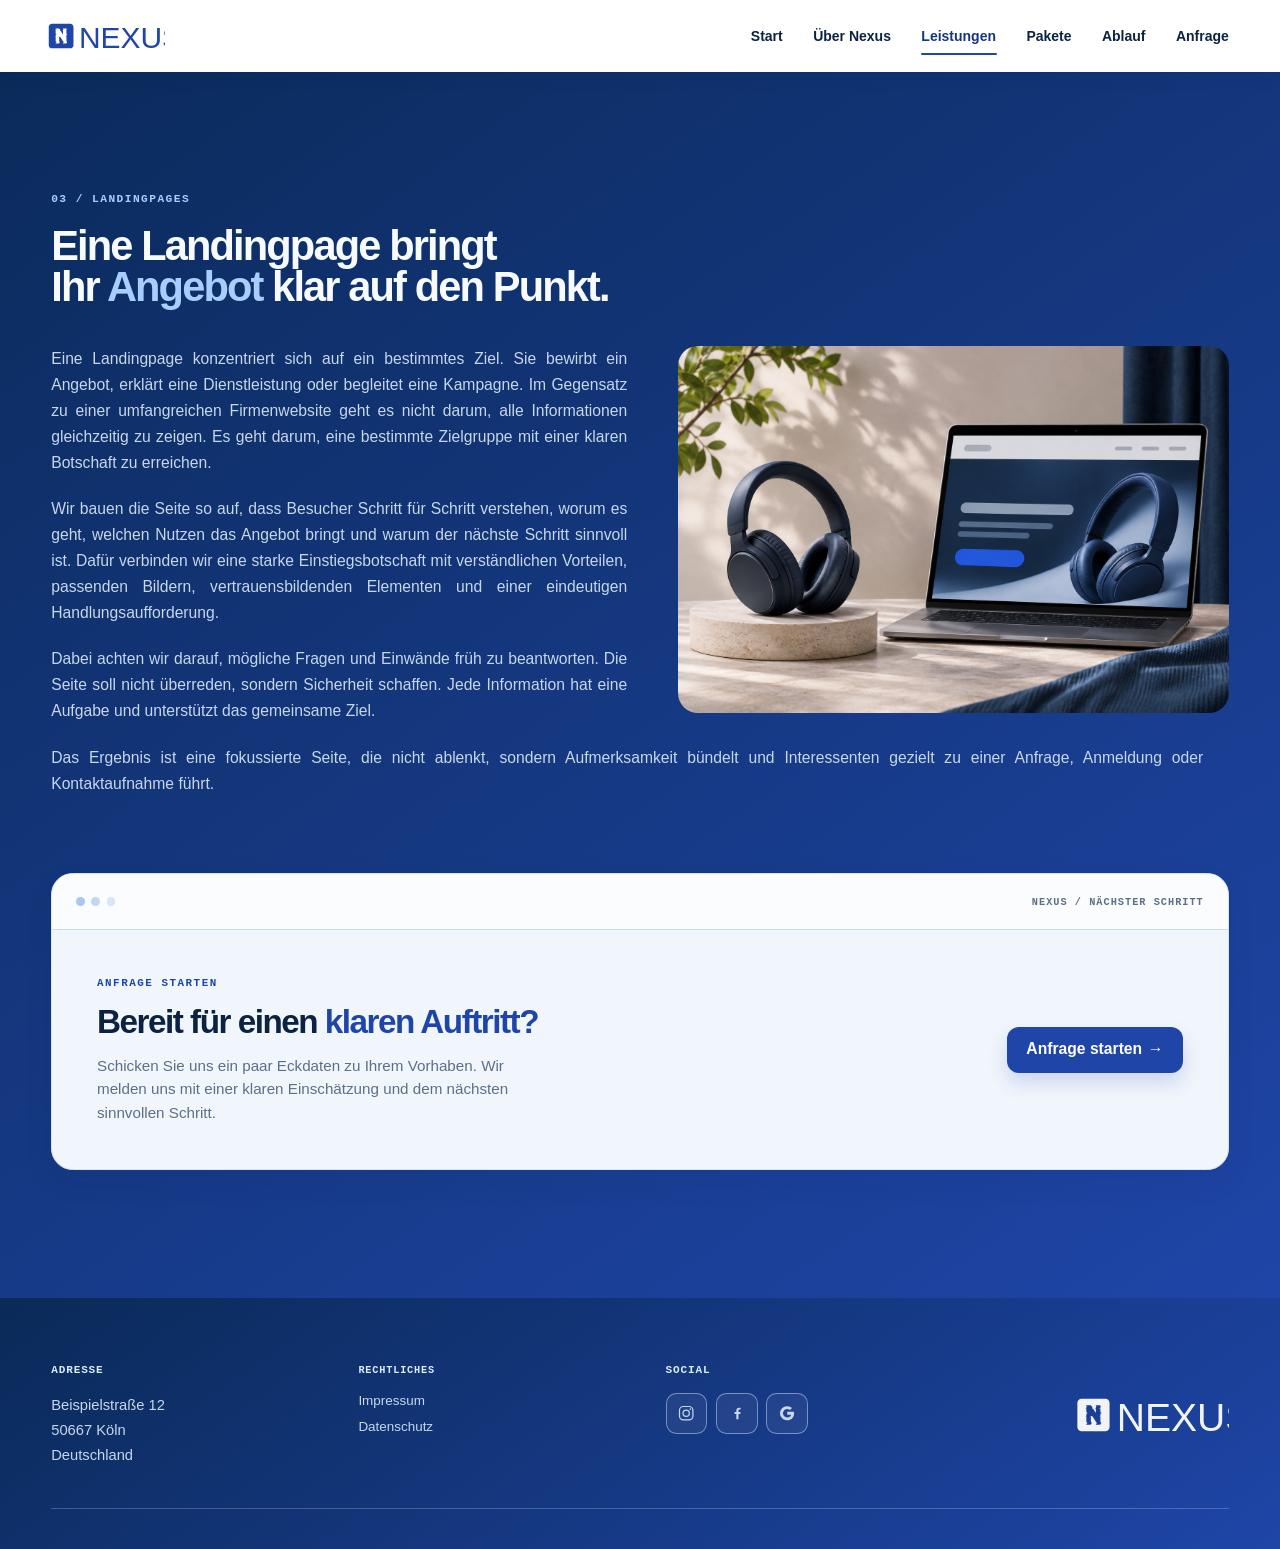
<file: pilot-website/leistung-landingpages.html>
<!doctype html>
<html lang="de">
  <head><meta charset="utf-8"><meta name="viewport" content="width=device-width, initial-scale=1"><meta name="robots" content="noindex,nofollow,noarchive"><meta name="description" content="Landingpages mit klarer Aufgabe von Nexus."><title>Landingpages · Nexus Webagentur</title><link rel="stylesheet" href="styles.css?v=20261118q"><script src="site.js?v=20261117o" defer></script></head>
  <body class="service-detail-page"><a class="skip-link" href="#main">Zum Inhalt springen</a><header class="site-header"><div class="container header-inner"><a class="wordmark" href="index.html#start" aria-label="Nexus Startseite"><img class="wordmark__logo" src="assets/nexus-logo.svg" alt="Nexus"></a><button class="menu-toggle" type="button" data-menu-toggle aria-expanded="false" aria-controls="primary-menu">Menü</button><nav class="primary-nav" id="primary-menu" aria-label="Hauptnavigation"><ul><li><a href="index.html#start">Start</a></li><li><a href="index.html#ueber-nexus">Über Nexus</a></li><li><a href="index.html#leistungen" aria-current="page">Leistungen</a></li><li><a href="index.html#pakete">Pakete</a></li><li><a href="index.html#ablauf">Ablauf</a></li><li><a href="index.html#anfrage">Anfrage</a></li></ul></nav></div></header>
    <main id="main" tabindex="-1">
      <section class="service-detail-hero" aria-labelledby="service-title">
        <div class="container service-detail-layout">
          <div class="service-detail-heading">
            <p class="service-detail-kicker">03 / Landingpages</p>
            <h1 id="service-title"><span class="service-detail-title-line">Eine Landingpage bringt</span><span class="service-detail-title-line">Ihr <span class="service-detail-title__accent">Angebot</span> klar auf den Punkt.</span></h1>
          </div>
          <figure class="service-detail-visual">
            <div class="service-detail-window service-detail-window--image">
              <div class="service-detail-window__top"><span></span><span></span><span></span><strong>NEXUS / LANDINGPAGES 03</strong></div>
              <div class="service-detail-window__image-wrap"><img class="service-detail-window__image" src="assets/leistungen/03-landingpages.png" alt="Ein einzelnes Produkt steht neben einem Laptop mit einer fokussierten Landingpage."></div>
              <figcaption class="service-detail-window__bottom"><span>VISUELLE RICHTUNG</span><strong>LANDINGPAGE</strong></figcaption>
            </div>
          </figure>
          <div class="service-detail-copy__body">
            <p class="service-detail-copy__lead">Eine Landingpage konzentriert sich auf ein bestimmtes Ziel. Sie bewirbt ein Angebot, erklärt eine Dienstleistung oder begleitet eine Kampagne. Im Gegensatz zu einer umfangreichen Firmenwebsite geht es nicht darum, alle Informationen gleichzeitig zu zeigen. Es geht darum, eine bestimmte Zielgruppe mit einer klaren Botschaft zu erreichen.</p>
            <p>Wir bauen die Seite so auf, dass Besucher Schritt für Schritt verstehen, worum es geht, welchen Nutzen das Angebot bringt und warum der nächste Schritt sinnvoll ist. Dafür verbinden wir eine starke Einstiegsbotschaft mit verständlichen Vorteilen, passenden Bildern, vertrauensbildenden Elementen und einer eindeutigen Handlungsaufforderung.</p>
            <p>Dabei achten wir darauf, mögliche Fragen und Einwände früh zu beantworten. Die Seite soll nicht überreden, sondern Sicherheit schaffen. Jede Information hat eine Aufgabe und unterstützt das gemeinsame Ziel.</p>
            <p>Das Ergebnis ist eine fokussierte Seite, die nicht ablenkt, sondern Aufmerksamkeit bündelt und Interessenten gezielt zu einer Anfrage, Anmeldung oder Kontaktaufnahme führt.</p>
          </div>
          <aside class="service-detail-cta" aria-labelledby="service-cta-title">
            <div class="service-detail-cta__bar">
              <span class="service-detail-cta__dots" aria-hidden="true"><i></i><i></i><i></i></span>
              <span class="service-detail-cta__title">NEXUS / NÄCHSTER SCHRITT</span>
            </div>
            <div class="service-detail-cta__body">
              <div class="service-detail-cta__copy">
                <p class="service-detail-cta__eyebrow">ANFRAGE STARTEN</p>
                <h2 id="service-cta-title">Bereit für einen <span>klaren Auftritt?</span></h2>
                <p>Schicken Sie uns ein paar Eckdaten zu Ihrem Vorhaben. Wir melden uns mit einer klaren Einschätzung und dem nächsten sinnvollen Schritt.</p>
              </div>
              <a class="button button--signal service-detail-cta__button" href="index.html#anfrage"><span>Anfrage starten</span> <span class="button__arrow" aria-hidden="true">→</span></a>
            </div>
          </aside>
        </div>
      </section>
    </main>
    <footer class="site-footer"><div class="container footer-grid"><div class="footer-address"><p class="footer-heading">Adresse</p><address>Beispielstraße 12<br>50667 Köln<br>Deutschland</address></div><nav aria-label="Footer Rechtliches"><p class="footer-heading">Rechtliches</p><ul class="footer-links"><li><a href="impressum.html">Impressum</a></li><li><a href="datenschutz.html">Datenschutz</a></li></ul></nav><div class="footer-social"><p class="footer-heading">Social</p><div class="footer-social__links"><a href="https://www.instagram.com/" target="_blank" rel="noreferrer" aria-label="Instagram"><svg viewBox="0 0 24 24" aria-hidden="true"><rect x="3.25" y="3.25" width="17.5" height="17.5" rx="5"/><circle cx="12" cy="12" r="4.1"/><circle cx="17.5" cy="6.7" r="1" class="footer-social__dot"/></svg></a><a href="https://www.facebook.com/" target="_blank" rel="noreferrer" aria-label="Facebook"><svg viewBox="0 0 24 24" aria-hidden="true"><path d="M13.7 20v-7h2.35l.35-2.7H13.7V8.58c0-.78.22-1.31 1.34-1.31h1.43V4.85c-.25-.04-1.1-.1-2.1-.1-2.08 0-3.51 1.27-3.51 3.6v1.95H8.5V13h2.36v7h2.84Z"/></svg></a><a href="https://www.google.com/" target="_blank" rel="noreferrer" aria-label="Google"><svg viewBox="0 0 24 24" aria-hidden="true"><path d="M21 12.23c0-.7-.06-1.38-.18-2.03H12v3.84h5.05a4.32 4.32 0 0 1-1.87 2.84v2.36h3.03c1.77-1.63 2.79-4.03 2.79-7.01Z"/><path d="M12 21.2c2.53 0 4.65-.84 6.2-2.28l-3.03-2.36c-.84.56-1.92.9-3.17.9-2.44 0-4.5-1.65-5.24-3.87H3.63v2.44A9.36 9.36 0 0 0 12 21.2Z"/><path d="M6.76 13.59A5.62 5.62 0 0 1 6.47 12c0-.55.1-1.09.29-1.59V7.97H3.63A9.36 9.36 0 0 0 2.64 12c0 1.5.36 2.91.99 4.03l3.13-2.44Z"/><path d="M12 6.54c1.38 0 2.62.47 3.59 1.4l2.69-2.69C16.65 3.7 14.53 2.8 12 2.8a9.36 9.36 0 0 0-8.37 5.17l3.13 2.44C7.5 8.19 9.56 6.54 12 6.54Z"/></svg></a></div></div><div class="footer-brand"><a href="index.html#start" aria-label="Nexus Startseite"><img class="footer-brand__logo" src="assets/nexus-logo.svg" alt="Nexus"></a></div></div></footer>
  </body>
</html>
</file>
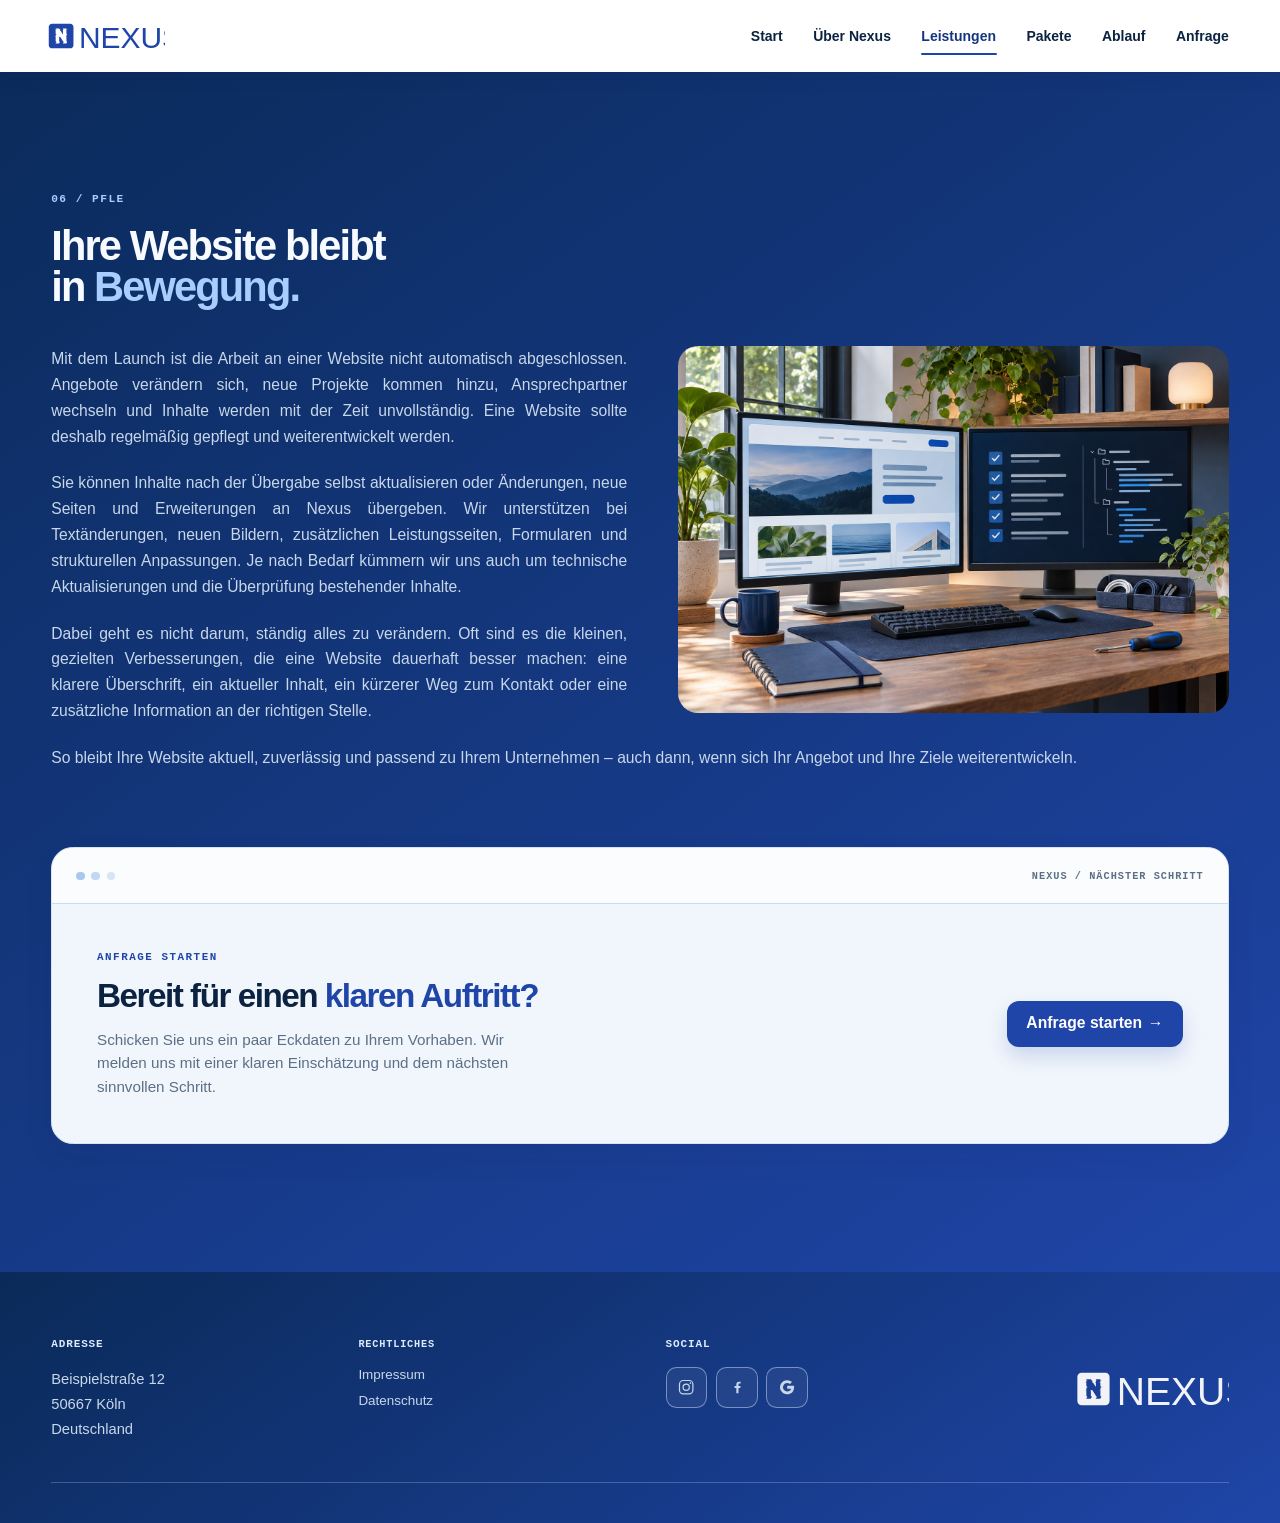
<file: pilot-website/leistung-pflege.html>
<!doctype html>
<html lang="de">
  <head><meta charset="utf-8"><meta name="viewport" content="width=device-width, initial-scale=1"><meta name="robots" content="noindex,nofollow,noarchive"><meta name="description" content="Pflege und Weiterentwicklung für Websites von Nexus."><title>Pflege &amp; Weiterentwicklung · Nexus Webagentur</title><link rel="stylesheet" href="styles.css?v=20261118q"><script src="site.js?v=20261117o" defer></script></head>
  <body class="service-detail-page"><a class="skip-link" href="#main">Zum Inhalt springen</a><header class="site-header"><div class="container header-inner"><a class="wordmark" href="index.html#start" aria-label="Nexus Startseite"><img class="wordmark__logo" src="assets/nexus-logo.svg" alt="Nexus"></a><button class="menu-toggle" type="button" data-menu-toggle aria-expanded="false" aria-controls="primary-menu">Menü</button><nav class="primary-nav" id="primary-menu" aria-label="Hauptnavigation"><ul><li><a href="index.html#start">Start</a></li><li><a href="index.html#ueber-nexus">Über Nexus</a></li><li><a href="index.html#leistungen" aria-current="page">Leistungen</a></li><li><a href="index.html#pakete">Pakete</a></li><li><a href="index.html#ablauf">Ablauf</a></li><li><a href="index.html#anfrage">Anfrage</a></li></ul></nav></div></header>
    <main id="main" tabindex="-1">
      <section class="service-detail-hero" aria-labelledby="service-title">
        <div class="container service-detail-layout">
          <div class="service-detail-heading">
            <p class="service-detail-kicker">06 / Pflege</p>
            <h1 id="service-title"><span class="service-detail-title-line">Ihre Website bleibt</span><span class="service-detail-title-line">in <span class="service-detail-title__accent">Bewegung.</span></span></h1>
          </div>
          <figure class="service-detail-visual">
            <div class="service-detail-window service-detail-window--image">
              <div class="service-detail-window__top"><span></span><span></span><span></span><strong>NEXUS / PFLEGE 06</strong></div>
              <div class="service-detail-window__image-wrap"><img class="service-detail-window__image" src="assets/leistungen/06-pflege-weiterentwicklung.png" alt="Ein aufgeräumter Arbeitsplatz mit zwei Monitoren für Website-Pflege und technische Weiterentwicklung."></div>
              <figcaption class="service-detail-window__bottom"><span>VISUELLE RICHTUNG</span><strong>PFLEGE &amp; AUSBAU</strong></figcaption>
            </div>
          </figure>
          <div class="service-detail-copy__body">
            <p class="service-detail-copy__lead">Mit dem Launch ist die Arbeit an einer Website nicht automatisch abgeschlossen. Angebote verändern sich, neue Projekte kommen hinzu, Ansprechpartner wechseln und Inhalte werden mit der Zeit unvollständig. Eine Website sollte deshalb regelmäßig gepflegt und weiterentwickelt werden.</p>
            <p>Sie können Inhalte nach der Übergabe selbst aktualisieren oder Änderungen, neue Seiten und Erweiterungen an Nexus übergeben. Wir unterstützen bei Textänderungen, neuen Bildern, zusätzlichen Leistungsseiten, Formularen und strukturellen Anpassungen. Je nach Bedarf kümmern wir uns auch um technische Aktualisierungen und die Überprüfung bestehender Inhalte.</p>
            <p>Dabei geht es nicht darum, ständig alles zu verändern. Oft sind es die kleinen, gezielten Verbesserungen, die eine Website dauerhaft besser machen: eine klarere Überschrift, ein aktueller Inhalt, ein kürzerer Weg zum Kontakt oder eine zusätzliche Information an der richtigen Stelle.</p>
            <p>So bleibt Ihre Website aktuell, zuverlässig und passend zu Ihrem Unternehmen – auch dann, wenn sich Ihr Angebot und Ihre Ziele weiterentwickeln.</p>
          </div>
          <aside class="service-detail-cta" aria-labelledby="service-cta-title">
            <div class="service-detail-cta__bar">
              <span class="service-detail-cta__dots" aria-hidden="true"><i></i><i></i><i></i></span>
              <span class="service-detail-cta__title">NEXUS / NÄCHSTER SCHRITT</span>
            </div>
            <div class="service-detail-cta__body">
              <div class="service-detail-cta__copy">
                <p class="service-detail-cta__eyebrow">ANFRAGE STARTEN</p>
                <h2 id="service-cta-title">Bereit für einen <span>klaren Auftritt?</span></h2>
                <p>Schicken Sie uns ein paar Eckdaten zu Ihrem Vorhaben. Wir melden uns mit einer klaren Einschätzung und dem nächsten sinnvollen Schritt.</p>
              </div>
              <a class="button button--signal service-detail-cta__button" href="index.html#anfrage"><span>Anfrage starten</span> <span class="button__arrow" aria-hidden="true">→</span></a>
            </div>
          </aside>
        </div>
      </section>
    </main>
    <footer class="site-footer"><div class="container footer-grid"><div class="footer-address"><p class="footer-heading">Adresse</p><address>Beispielstraße 12<br>50667 Köln<br>Deutschland</address></div><nav aria-label="Footer Rechtliches"><p class="footer-heading">Rechtliches</p><ul class="footer-links"><li><a href="impressum.html">Impressum</a></li><li><a href="datenschutz.html">Datenschutz</a></li></ul></nav><div class="footer-social"><p class="footer-heading">Social</p><div class="footer-social__links"><a href="https://www.instagram.com/" target="_blank" rel="noreferrer" aria-label="Instagram"><svg viewBox="0 0 24 24" aria-hidden="true"><rect x="3.25" y="3.25" width="17.5" height="17.5" rx="5"/><circle cx="12" cy="12" r="4.1"/><circle cx="17.5" cy="6.7" r="1" class="footer-social__dot"/></svg></a><a href="https://www.facebook.com/" target="_blank" rel="noreferrer" aria-label="Facebook"><svg viewBox="0 0 24 24" aria-hidden="true"><path d="M13.7 20v-7h2.35l.35-2.7H13.7V8.58c0-.78.22-1.31 1.34-1.31h1.43V4.85c-.25-.04-1.1-.1-2.1-.1-2.08 0-3.51 1.27-3.51 3.6v1.95H8.5V13h2.36v7h2.84Z"/></svg></a><a href="https://www.google.com/" target="_blank" rel="noreferrer" aria-label="Google"><svg viewBox="0 0 24 24" aria-hidden="true"><path d="M21 12.23c0-.7-.06-1.38-.18-2.03H12v3.84h5.05a4.32 4.32 0 0 1-1.87 2.84v2.36h3.03c1.77-1.63 2.79-4.03 2.79-7.01Z"/><path d="M12 21.2c2.53 0 4.65-.84 6.2-2.28l-3.03-2.36c-.84.56-1.92.9-3.17.9-2.44 0-4.5-1.65-5.24-3.87H3.63v2.44A9.36 9.36 0 0 0 12 21.2Z"/><path d="M6.76 13.59A5.62 5.62 0 0 1 6.47 12c0-.55.1-1.09.29-1.59V7.97H3.63A9.36 9.36 0 0 0 2.64 12c0 1.5.36 2.91.99 4.03l3.13-2.44Z"/><path d="M12 6.54c1.38 0 2.62.47 3.59 1.4l2.69-2.69C16.65 3.7 14.53 2.8 12 2.8a9.36 9.36 0 0 0-8.37 5.17l3.13 2.44C7.5 8.19 9.56 6.54 12 6.54Z"/></svg></a></div></div><div class="footer-brand"><a href="index.html#start" aria-label="Nexus Startseite"><img class="footer-brand__logo" src="assets/nexus-logo.svg" alt="Nexus"></a></div></div></footer>
  </body>
</html>
</file>
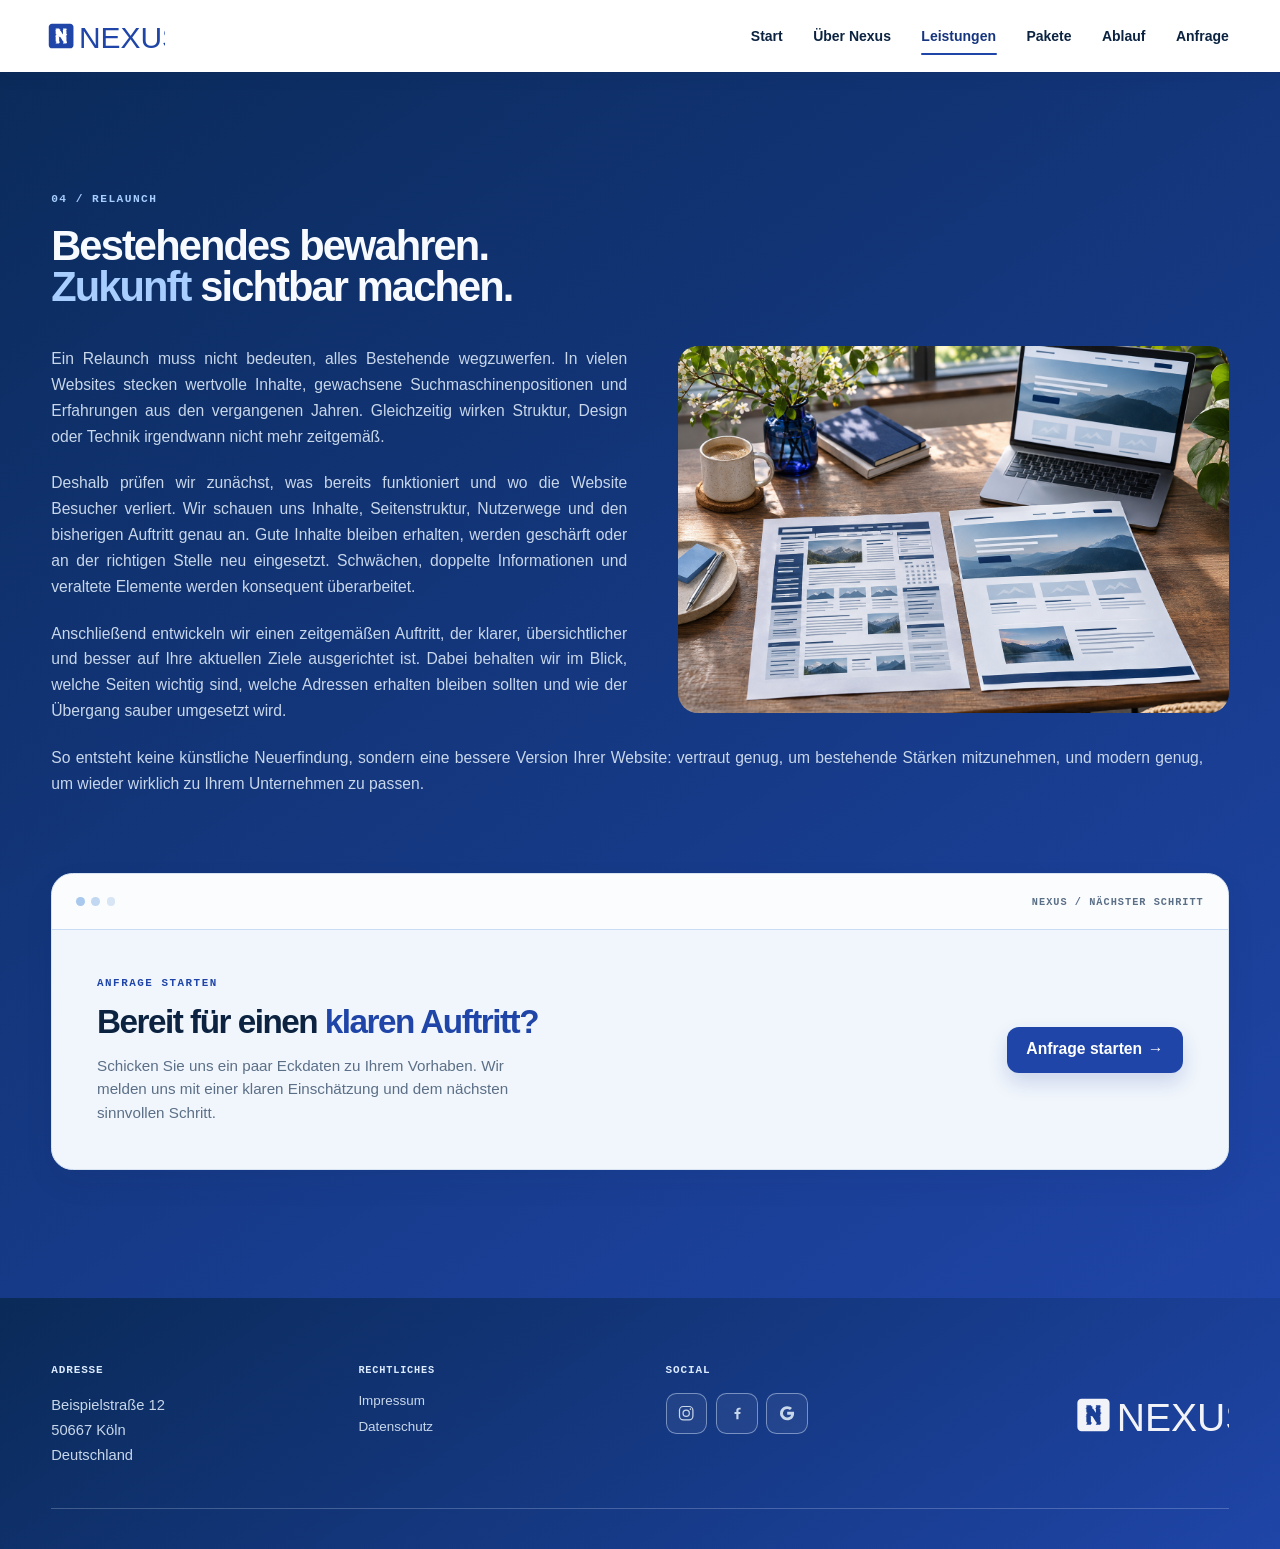
<file: pilot-website/leistung-relaunch.html>
<!doctype html>
<html lang="de">
  <head><meta charset="utf-8"><meta name="viewport" content="width=device-width, initial-scale=1"><meta name="robots" content="noindex,nofollow,noarchive"><meta name="description" content="Relaunches für zeitgemäße Websites von Nexus."><title>Relaunch · Nexus Webagentur</title><link rel="stylesheet" href="styles.css?v=20261118q"><script src="site.js?v=20261117o" defer></script></head>
  <body class="service-detail-page"><a class="skip-link" href="#main">Zum Inhalt springen</a><header class="site-header"><div class="container header-inner"><a class="wordmark" href="index.html#start" aria-label="Nexus Startseite"><img class="wordmark__logo" src="assets/nexus-logo.svg" alt="Nexus"></a><button class="menu-toggle" type="button" data-menu-toggle aria-expanded="false" aria-controls="primary-menu">Menü</button><nav class="primary-nav" id="primary-menu" aria-label="Hauptnavigation"><ul><li><a href="index.html#start">Start</a></li><li><a href="index.html#ueber-nexus">Über Nexus</a></li><li><a href="index.html#leistungen" aria-current="page">Leistungen</a></li><li><a href="index.html#pakete">Pakete</a></li><li><a href="index.html#ablauf">Ablauf</a></li><li><a href="index.html#anfrage">Anfrage</a></li></ul></nav></div></header>
    <main id="main" tabindex="-1">
      <section class="service-detail-hero" aria-labelledby="service-title">
        <div class="container service-detail-layout">
          <div class="service-detail-heading">
            <p class="service-detail-kicker">04 / Relaunch</p>
            <h1 id="service-title"><span class="service-detail-title-line">Bestehendes bewahren.</span><span class="service-detail-title-line"><span class="service-detail-title__accent">Zukunft</span> sichtbar machen.</span></h1>
          </div>
          <figure class="service-detail-visual">
            <div class="service-detail-window service-detail-window--image">
              <div class="service-detail-window__top"><span></span><span></span><span></span><strong>NEXUS / RELAUNCH 04</strong></div>
              <div class="service-detail-window__image-wrap"><img class="service-detail-window__image" src="assets/leistungen/04-relaunch.png" alt="Zwei Website-Layouts zeigen den Vergleich zwischen einer älteren und einer moderneren Version."></div>
              <figcaption class="service-detail-window__bottom"><span>VISUELLE RICHTUNG</span><strong>RELAUNCH</strong></figcaption>
            </div>
          </figure>
          <div class="service-detail-copy__body">
            <p class="service-detail-copy__lead">Ein Relaunch muss nicht bedeuten, alles Bestehende wegzuwerfen. In vielen Websites stecken wertvolle Inhalte, gewachsene Suchmaschinenpositionen und Erfahrungen aus den vergangenen Jahren. Gleichzeitig wirken Struktur, Design oder Technik irgendwann nicht mehr zeitgemäß.</p>
            <p>Deshalb prüfen wir zunächst, was bereits funktioniert und wo die Website Besucher verliert. Wir schauen uns Inhalte, Seitenstruktur, Nutzerwege und den bisherigen Auftritt genau an. Gute Inhalte bleiben erhalten, werden geschärft oder an der richtigen Stelle neu eingesetzt. Schwächen, doppelte Informationen und veraltete Elemente werden konsequent überarbeitet.</p>
            <p>Anschließend entwickeln wir einen zeitgemäßen Auftritt, der klarer, übersichtlicher und besser auf Ihre aktuellen Ziele ausgerichtet ist. Dabei behalten wir im Blick, welche Seiten wichtig sind, welche Adressen erhalten bleiben sollten und wie der Übergang sauber umgesetzt wird.</p>
            <p>So entsteht keine künstliche Neuerfindung, sondern eine bessere Version Ihrer Website: vertraut genug, um bestehende Stärken mitzunehmen, und modern genug, um wieder wirklich zu Ihrem Unternehmen zu passen.</p>
          </div>
          <aside class="service-detail-cta" aria-labelledby="service-cta-title">
            <div class="service-detail-cta__bar">
              <span class="service-detail-cta__dots" aria-hidden="true"><i></i><i></i><i></i></span>
              <span class="service-detail-cta__title">NEXUS / NÄCHSTER SCHRITT</span>
            </div>
            <div class="service-detail-cta__body">
              <div class="service-detail-cta__copy">
                <p class="service-detail-cta__eyebrow">ANFRAGE STARTEN</p>
                <h2 id="service-cta-title">Bereit für einen <span>klaren Auftritt?</span></h2>
                <p>Schicken Sie uns ein paar Eckdaten zu Ihrem Vorhaben. Wir melden uns mit einer klaren Einschätzung und dem nächsten sinnvollen Schritt.</p>
              </div>
              <a class="button button--signal service-detail-cta__button" href="index.html#anfrage"><span>Anfrage starten</span> <span class="button__arrow" aria-hidden="true">→</span></a>
            </div>
          </aside>
        </div>
      </section>
    </main>
    <footer class="site-footer"><div class="container footer-grid"><div class="footer-address"><p class="footer-heading">Adresse</p><address>Beispielstraße 12<br>50667 Köln<br>Deutschland</address></div><nav aria-label="Footer Rechtliches"><p class="footer-heading">Rechtliches</p><ul class="footer-links"><li><a href="impressum.html">Impressum</a></li><li><a href="datenschutz.html">Datenschutz</a></li></ul></nav><div class="footer-social"><p class="footer-heading">Social</p><div class="footer-social__links"><a href="https://www.instagram.com/" target="_blank" rel="noreferrer" aria-label="Instagram"><svg viewBox="0 0 24 24" aria-hidden="true"><rect x="3.25" y="3.25" width="17.5" height="17.5" rx="5"/><circle cx="12" cy="12" r="4.1"/><circle cx="17.5" cy="6.7" r="1" class="footer-social__dot"/></svg></a><a href="https://www.facebook.com/" target="_blank" rel="noreferrer" aria-label="Facebook"><svg viewBox="0 0 24 24" aria-hidden="true"><path d="M13.7 20v-7h2.35l.35-2.7H13.7V8.58c0-.78.22-1.31 1.34-1.31h1.43V4.85c-.25-.04-1.1-.1-2.1-.1-2.08 0-3.51 1.27-3.51 3.6v1.95H8.5V13h2.36v7h2.84Z"/></svg></a><a href="https://www.google.com/" target="_blank" rel="noreferrer" aria-label="Google"><svg viewBox="0 0 24 24" aria-hidden="true"><path d="M21 12.23c0-.7-.06-1.38-.18-2.03H12v3.84h5.05a4.32 4.32 0 0 1-1.87 2.84v2.36h3.03c1.77-1.63 2.79-4.03 2.79-7.01Z"/><path d="M12 21.2c2.53 0 4.65-.84 6.2-2.28l-3.03-2.36c-.84.56-1.92.9-3.17.9-2.44 0-4.5-1.65-5.24-3.87H3.63v2.44A9.36 9.36 0 0 0 12 21.2Z"/><path d="M6.76 13.59A5.62 5.62 0 0 1 6.47 12c0-.55.1-1.09.29-1.59V7.97H3.63A9.36 9.36 0 0 0 2.64 12c0 1.5.36 2.91.99 4.03l3.13-2.44Z"/><path d="M12 6.54c1.38 0 2.62.47 3.59 1.4l2.69-2.69C16.65 3.7 14.53 2.8 12 2.8a9.36 9.36 0 0 0-8.37 5.17l3.13 2.44C7.5 8.19 9.56 6.54 12 6.54Z"/></svg></a></div></div><div class="footer-brand"><a href="index.html#start" aria-label="Nexus Startseite"><img class="footer-brand__logo" src="assets/nexus-logo.svg" alt="Nexus"></a></div></div></footer>
  </body>
</html>
</file>
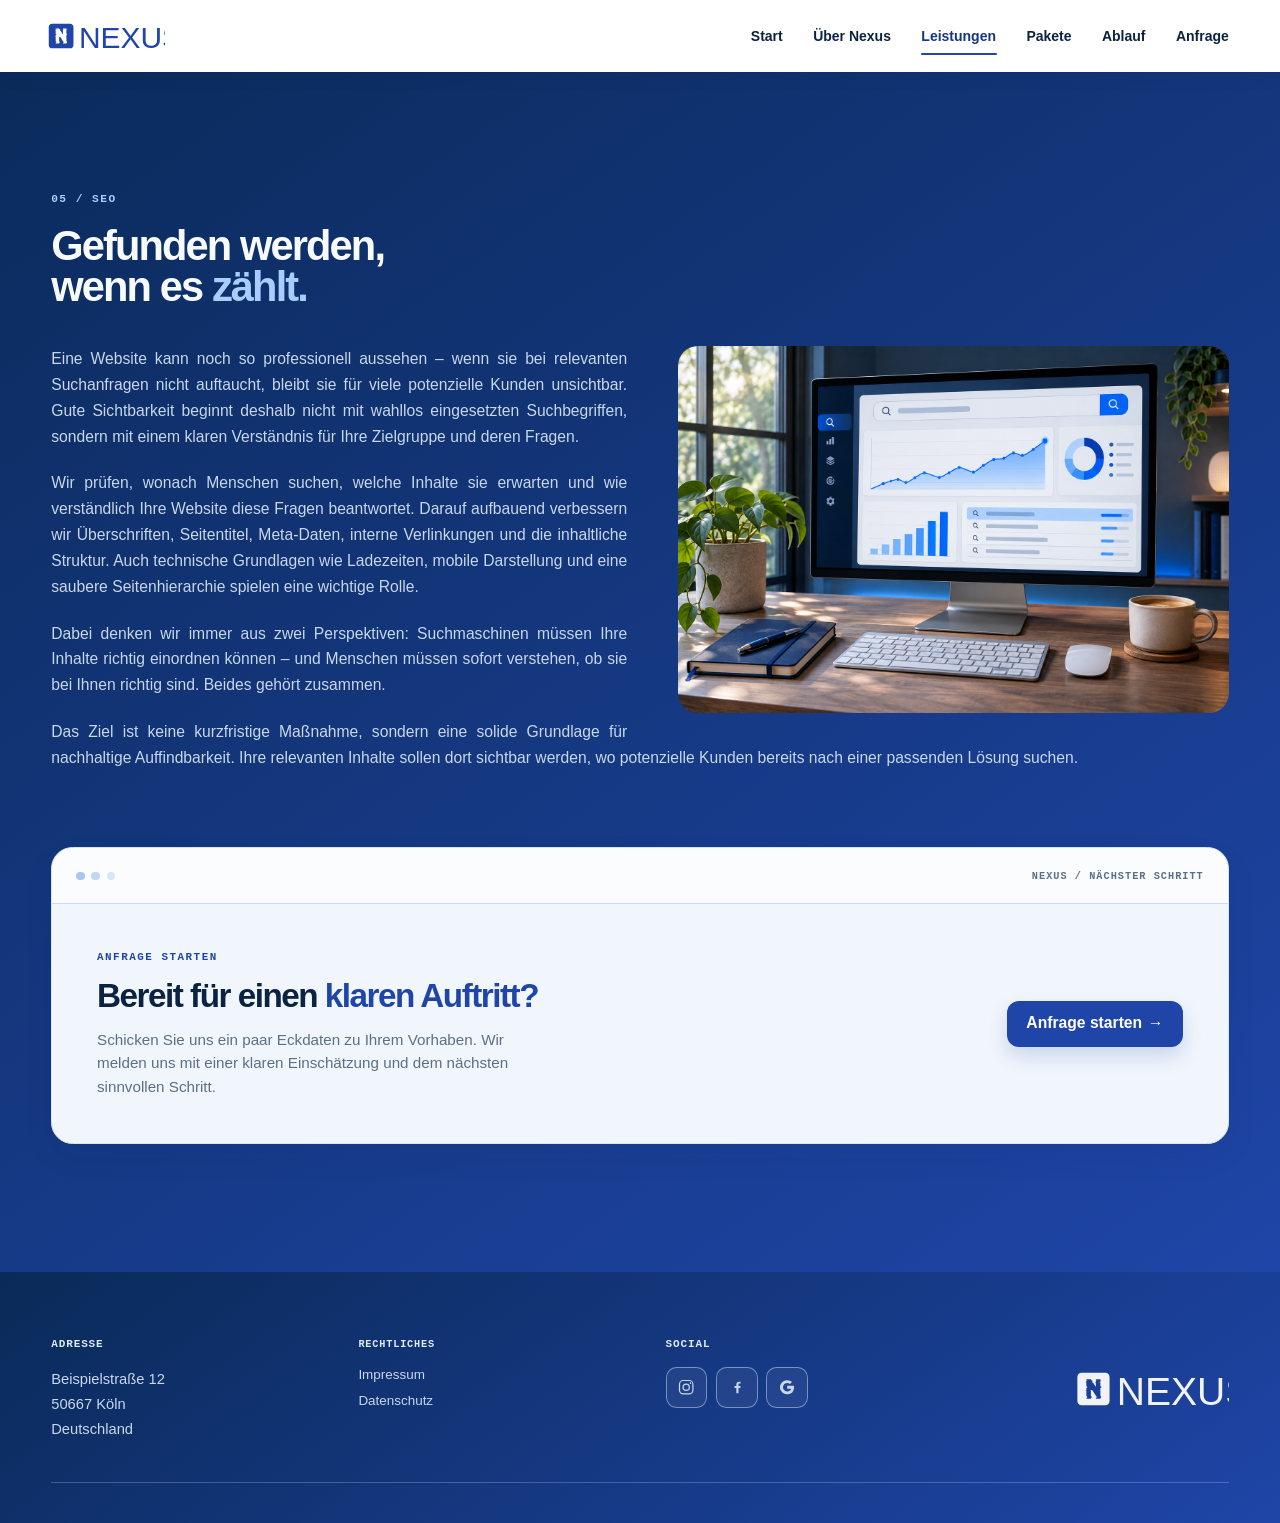
<file: pilot-website/leistung-seo.html>
<!doctype html>
<html lang="de">
  <head><meta charset="utf-8"><meta name="viewport" content="width=device-width, initial-scale=1"><meta name="robots" content="noindex,nofollow,noarchive"><meta name="description" content="Sichtbarkeit und SEO als verständliche technische Basis von Nexus."><title>Sichtbarkeit &amp; SEO · Nexus Webagentur</title><link rel="stylesheet" href="styles.css?v=20261118q"><script src="site.js?v=20261117o" defer></script></head>
  <body class="service-detail-page"><a class="skip-link" href="#main">Zum Inhalt springen</a><header class="site-header"><div class="container header-inner"><a class="wordmark" href="index.html#start" aria-label="Nexus Startseite"><img class="wordmark__logo" src="assets/nexus-logo.svg" alt="Nexus"></a><button class="menu-toggle" type="button" data-menu-toggle aria-expanded="false" aria-controls="primary-menu">Menü</button><nav class="primary-nav" id="primary-menu" aria-label="Hauptnavigation"><ul><li><a href="index.html#start">Start</a></li><li><a href="index.html#ueber-nexus">Über Nexus</a></li><li><a href="index.html#leistungen" aria-current="page">Leistungen</a></li><li><a href="index.html#pakete">Pakete</a></li><li><a href="index.html#ablauf">Ablauf</a></li><li><a href="index.html#anfrage">Anfrage</a></li></ul></nav></div></header>
    <main id="main" tabindex="-1">
      <section class="service-detail-hero" aria-labelledby="service-title">
        <div class="container service-detail-layout">
          <div class="service-detail-heading">
            <p class="service-detail-kicker">05 / SEO</p>
            <h1 id="service-title"><span class="service-detail-title-line">Gefunden werden,</span><span class="service-detail-title-line">wenn es <span class="service-detail-title__accent">zählt.</span></span></h1>
          </div>
          <figure class="service-detail-visual">
            <div class="service-detail-window service-detail-window--image">
              <div class="service-detail-window__top"><span></span><span></span><span></span><strong>NEXUS / SEO 05</strong></div>
              <div class="service-detail-window__image-wrap"><img class="service-detail-window__image" src="assets/leistungen/05-sichtbarkeit-seo.png" alt="Ein Monitor zeigt eine übersichtliche Analyse von Suchmaschinen- und Website-Daten."></div>
              <figcaption class="service-detail-window__bottom"><span>VISUELLE RICHTUNG</span><strong>SICHTBARKEIT &amp; SEO</strong></figcaption>
            </div>
          </figure>
          <div class="service-detail-copy__body">
            <p class="service-detail-copy__lead">Eine Website kann noch so professionell aussehen – wenn sie bei relevanten Suchanfragen nicht auftaucht, bleibt sie für viele potenzielle Kunden unsichtbar. Gute Sichtbarkeit beginnt deshalb nicht mit wahllos eingesetzten Suchbegriffen, sondern mit einem klaren Verständnis für Ihre Zielgruppe und deren Fragen.</p>
            <p>Wir prüfen, wonach Menschen suchen, welche Inhalte sie erwarten und wie verständlich Ihre Website diese Fragen beantwortet. Darauf aufbauend verbessern wir Überschriften, Seitentitel, Meta-Daten, interne Verlinkungen und die inhaltliche Struktur. Auch technische Grundlagen wie Ladezeiten, mobile Darstellung und eine saubere Seitenhierarchie spielen eine wichtige Rolle.</p>
            <p>Dabei denken wir immer aus zwei Perspektiven: Suchmaschinen müssen Ihre Inhalte richtig einordnen können – und Menschen müssen sofort verstehen, ob sie bei Ihnen richtig sind. Beides gehört zusammen.</p>
            <p>Das Ziel ist keine kurzfristige Maßnahme, sondern eine solide Grundlage für nachhaltige Auffindbarkeit. Ihre relevanten Inhalte sollen dort sichtbar werden, wo potenzielle Kunden bereits nach einer passenden Lösung suchen.</p>
          </div>
          <aside class="service-detail-cta" aria-labelledby="service-cta-title">
            <div class="service-detail-cta__bar">
              <span class="service-detail-cta__dots" aria-hidden="true"><i></i><i></i><i></i></span>
              <span class="service-detail-cta__title">NEXUS / NÄCHSTER SCHRITT</span>
            </div>
            <div class="service-detail-cta__body">
              <div class="service-detail-cta__copy">
                <p class="service-detail-cta__eyebrow">ANFRAGE STARTEN</p>
                <h2 id="service-cta-title">Bereit für einen <span>klaren Auftritt?</span></h2>
                <p>Schicken Sie uns ein paar Eckdaten zu Ihrem Vorhaben. Wir melden uns mit einer klaren Einschätzung und dem nächsten sinnvollen Schritt.</p>
              </div>
              <a class="button button--signal service-detail-cta__button" href="index.html#anfrage"><span>Anfrage starten</span> <span class="button__arrow" aria-hidden="true">→</span></a>
            </div>
          </aside>
        </div>
      </section>
    </main>
    <footer class="site-footer"><div class="container footer-grid"><div class="footer-address"><p class="footer-heading">Adresse</p><address>Beispielstraße 12<br>50667 Köln<br>Deutschland</address></div><nav aria-label="Footer Rechtliches"><p class="footer-heading">Rechtliches</p><ul class="footer-links"><li><a href="impressum.html">Impressum</a></li><li><a href="datenschutz.html">Datenschutz</a></li></ul></nav><div class="footer-social"><p class="footer-heading">Social</p><div class="footer-social__links"><a href="https://www.instagram.com/" target="_blank" rel="noreferrer" aria-label="Instagram"><svg viewBox="0 0 24 24" aria-hidden="true"><rect x="3.25" y="3.25" width="17.5" height="17.5" rx="5"/><circle cx="12" cy="12" r="4.1"/><circle cx="17.5" cy="6.7" r="1" class="footer-social__dot"/></svg></a><a href="https://www.facebook.com/" target="_blank" rel="noreferrer" aria-label="Facebook"><svg viewBox="0 0 24 24" aria-hidden="true"><path d="M13.7 20v-7h2.35l.35-2.7H13.7V8.58c0-.78.22-1.31 1.34-1.31h1.43V4.85c-.25-.04-1.1-.1-2.1-.1-2.08 0-3.51 1.27-3.51 3.6v1.95H8.5V13h2.36v7h2.84Z"/></svg></a><a href="https://www.google.com/" target="_blank" rel="noreferrer" aria-label="Google"><svg viewBox="0 0 24 24" aria-hidden="true"><path d="M21 12.23c0-.7-.06-1.38-.18-2.03H12v3.84h5.05a4.32 4.32 0 0 1-1.87 2.84v2.36h3.03c1.77-1.63 2.79-4.03 2.79-7.01Z"/><path d="M12 21.2c2.53 0 4.65-.84 6.2-2.28l-3.03-2.36c-.84.56-1.92.9-3.17.9-2.44 0-4.5-1.65-5.24-3.87H3.63v2.44A9.36 9.36 0 0 0 12 21.2Z"/><path d="M6.76 13.59A5.62 5.62 0 0 1 6.47 12c0-.55.1-1.09.29-1.59V7.97H3.63A9.36 9.36 0 0 0 2.64 12c0 1.5.36 2.91.99 4.03l3.13-2.44Z"/><path d="M12 6.54c1.38 0 2.62.47 3.59 1.4l2.69-2.69C16.65 3.7 14.53 2.8 12 2.8a9.36 9.36 0 0 0-8.37 5.17l3.13 2.44C7.5 8.19 9.56 6.54 12 6.54Z"/></svg></a></div></div><div class="footer-brand"><a href="index.html#start" aria-label="Nexus Startseite"><img class="footer-brand__logo" src="assets/nexus-logo.svg" alt="Nexus"></a></div></div></footer>
  </body>
</html>
</file>
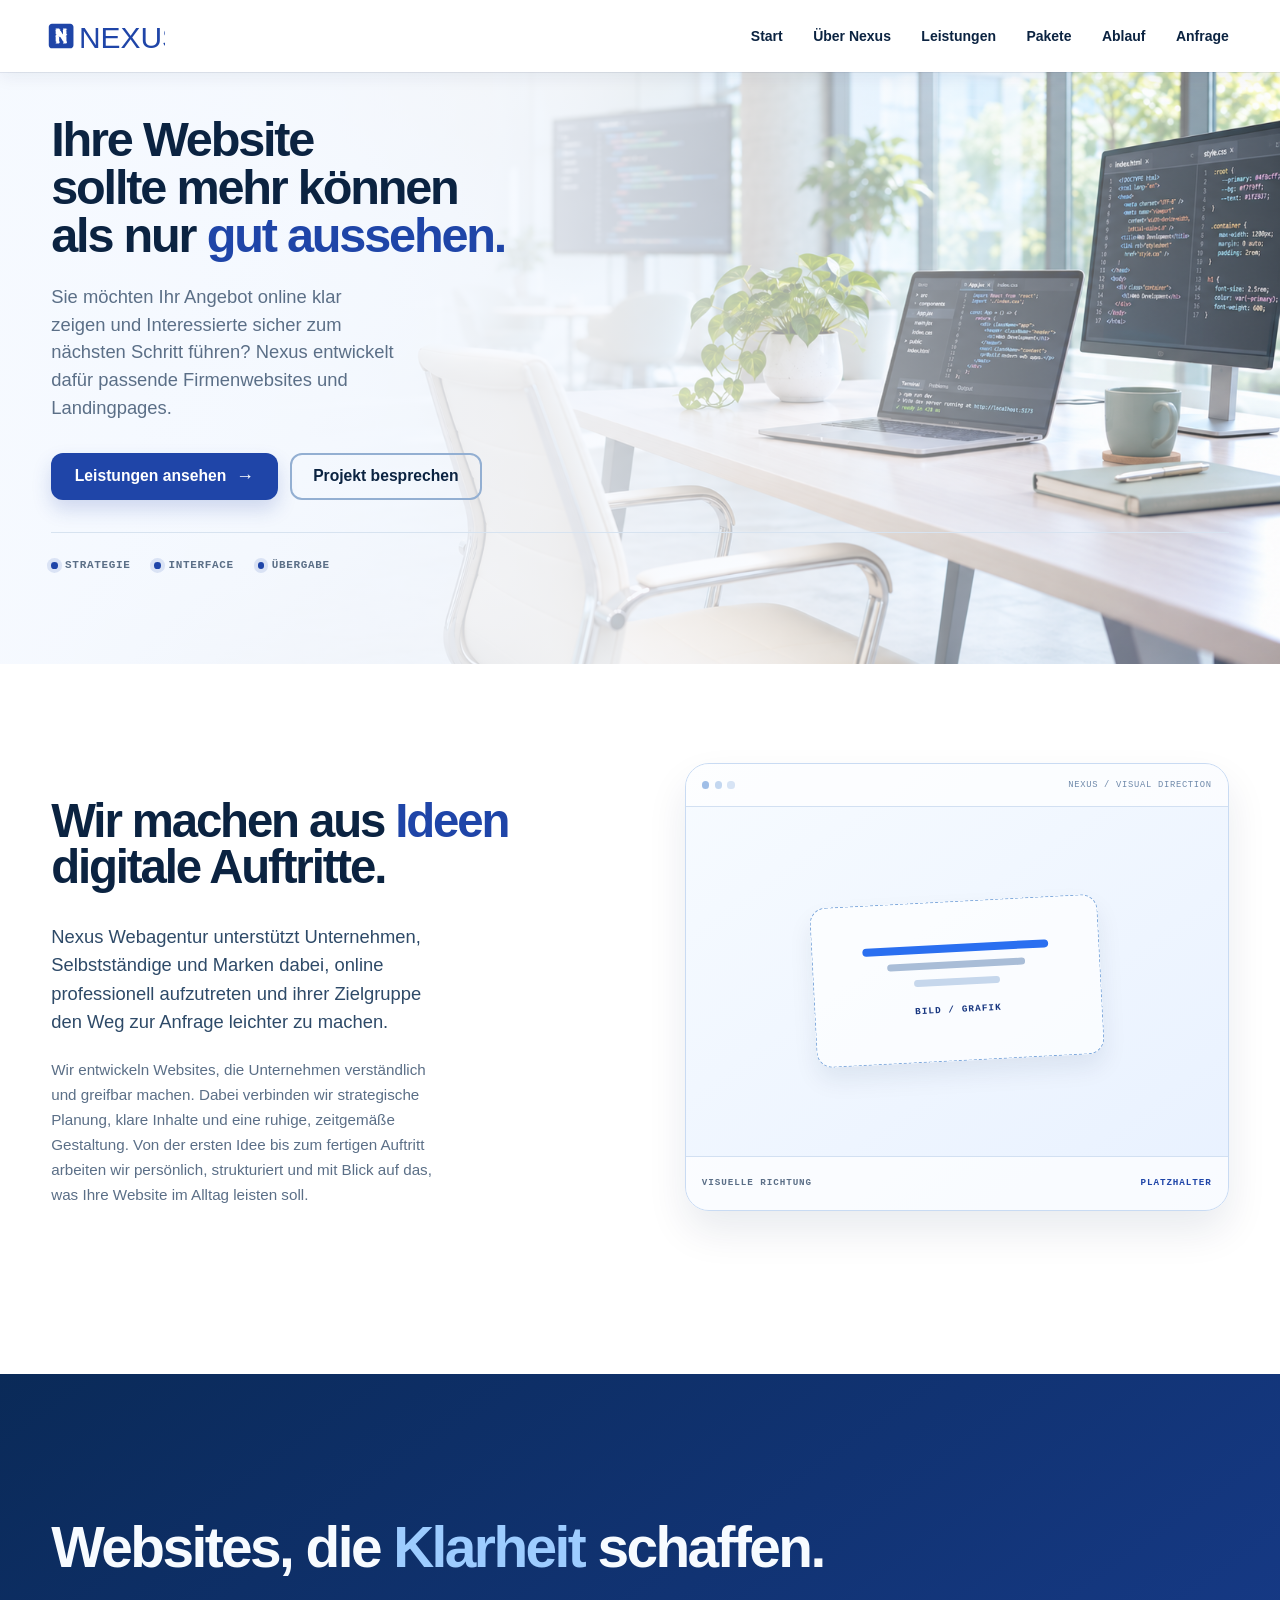
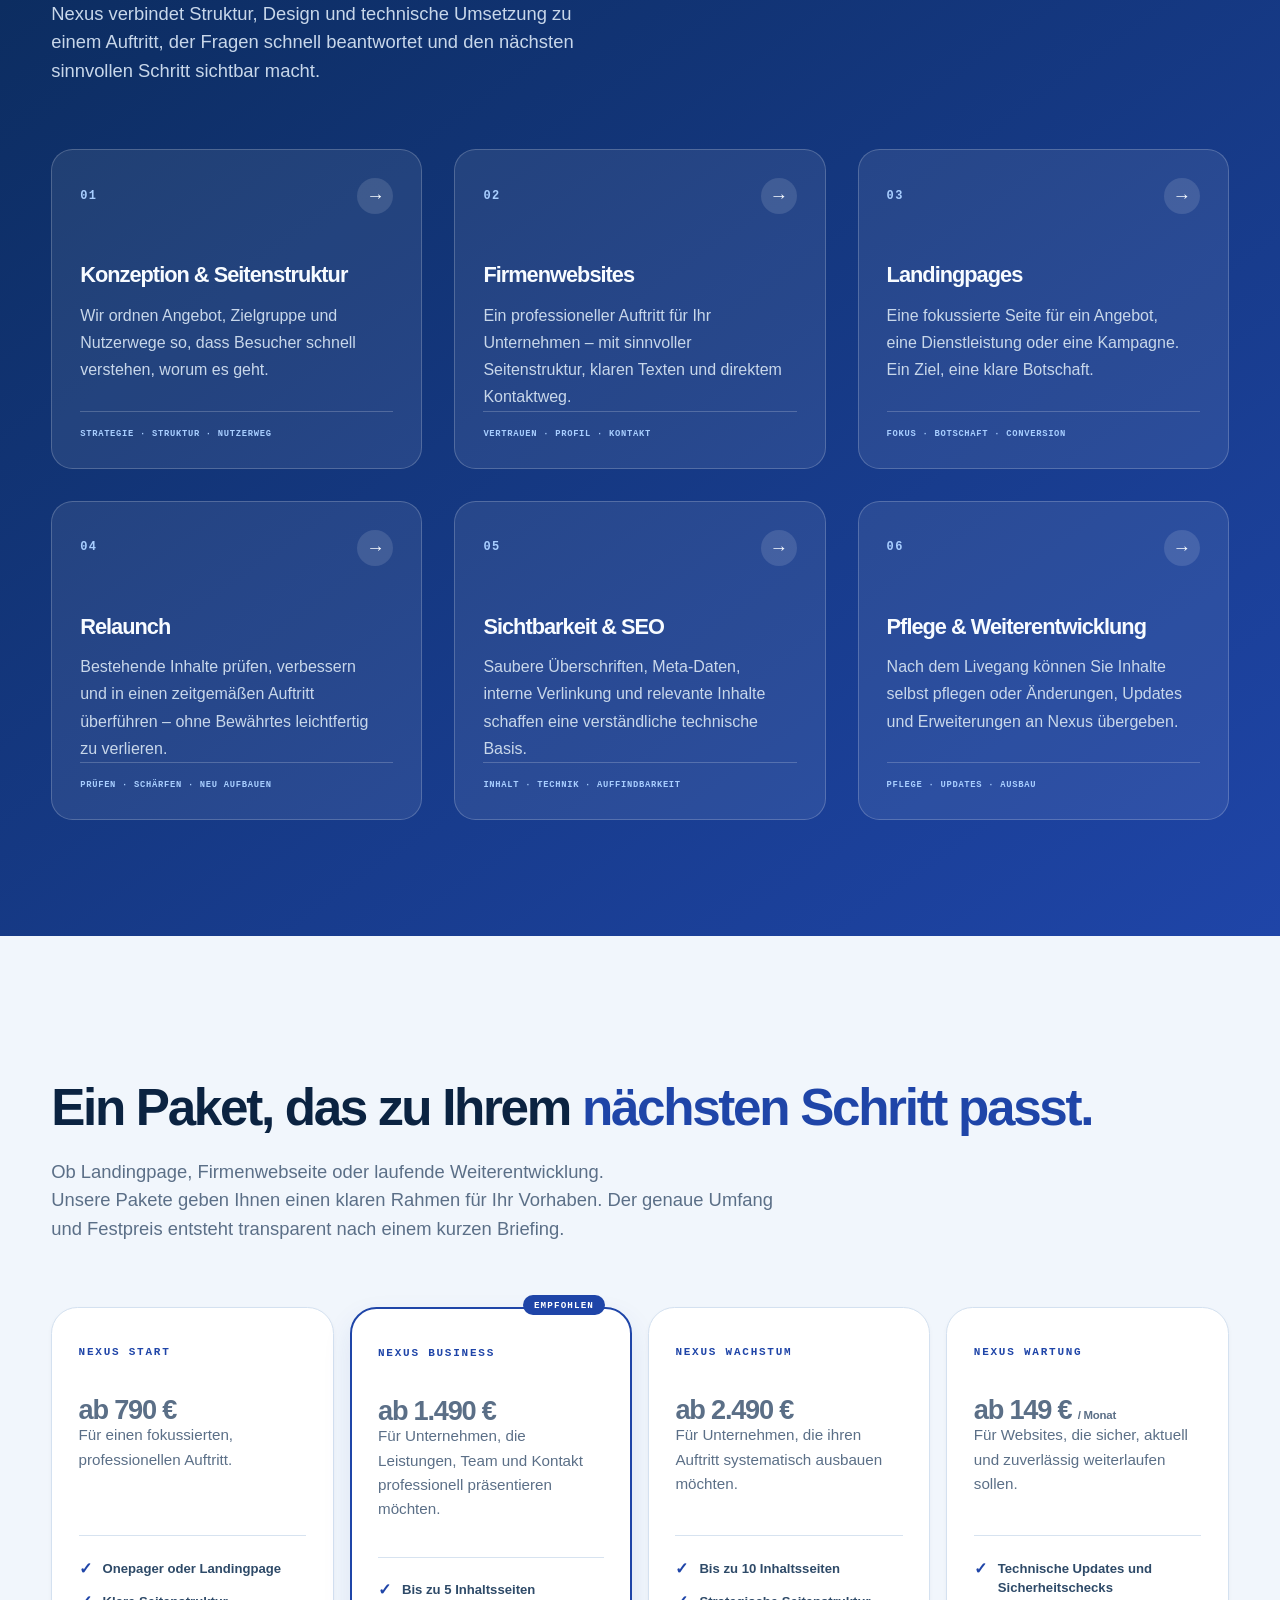
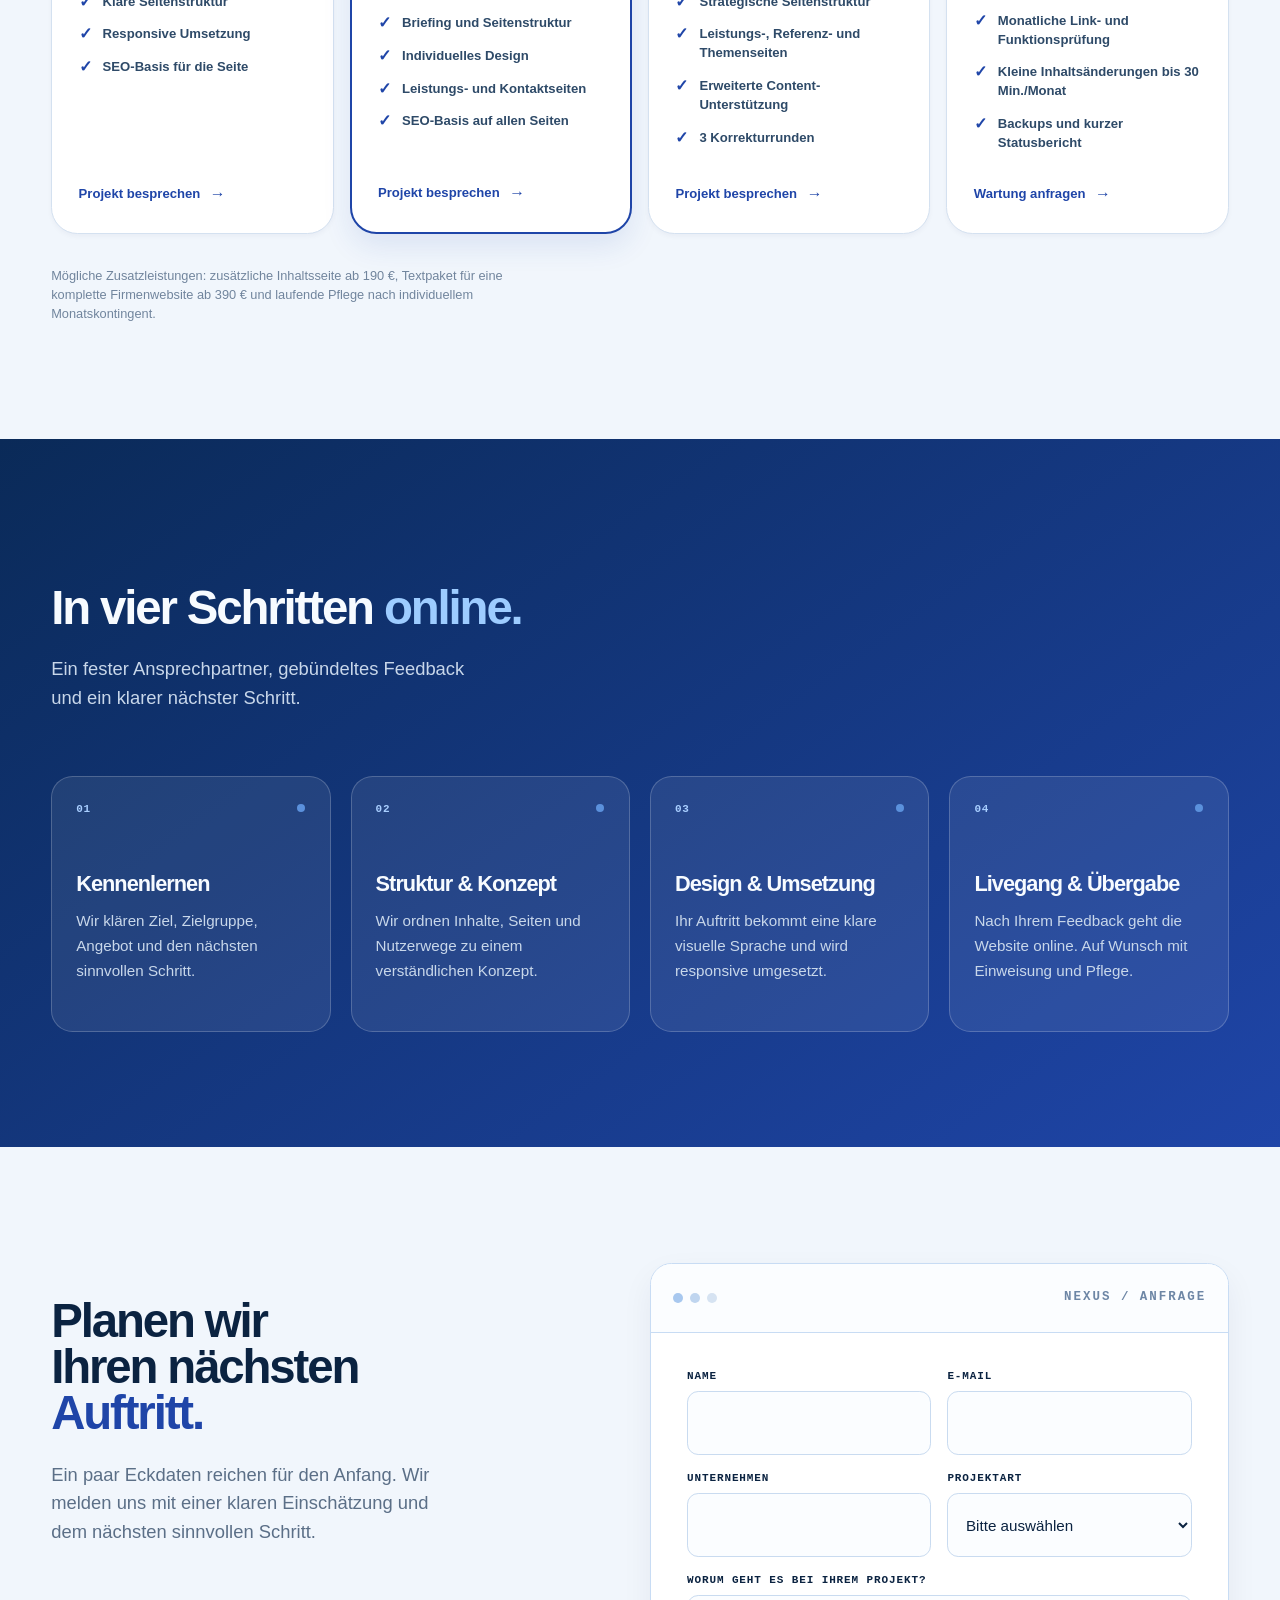
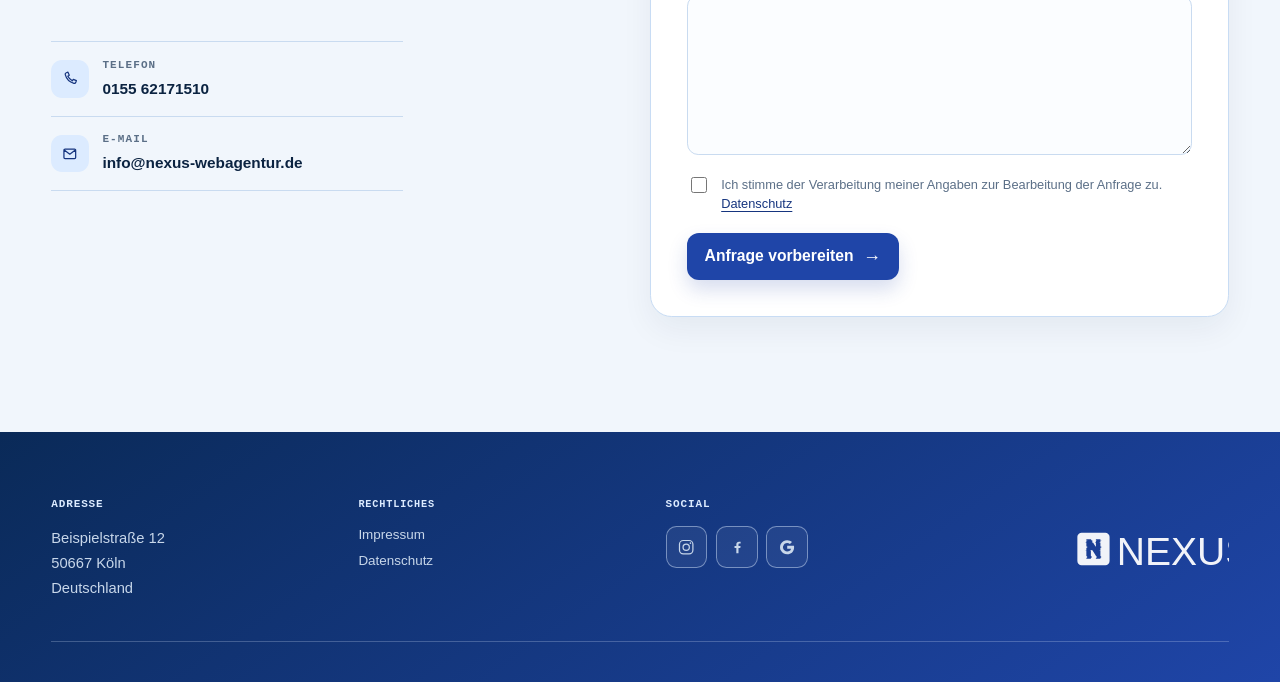
<file: pilot-website/leistungen.html>
<!doctype html>
<html lang="de">
  <head>
    <meta charset="utf-8">
    <meta name="viewport" content="width=device-width, initial-scale=1">
    <meta name="robots" content="noindex,nofollow,noarchive">
    <meta name="description" content="Leistungen für klare Firmenwebsites und Landingpages von Nexus.">
    <title>Leistungen · Nexus Webagentur</title>
    <meta http-equiv="refresh" content="0; url=index.html#leistungen">
    <link rel="stylesheet" href="styles.css?v=20261118o">
  </head>
  <body>
    <a class="skip-link" href="#main">Zum Inhalt springen</a>
    <main id="main" tabindex="-1">
      <section class="page-hero" aria-labelledby="page-title">
        <div class="container page-hero__grid">
          <div><p class="eyebrow">Leistungen</p><h1 id="page-title">Leistungen klar zeigen.</h1><p class="page-hero__lead">Nexus verbindet Struktur, Gestaltung und technische Umsetzung zu einer verständlichen Website.</p><a class="button button--signal" href="index.html#leistungen">Leistungen ansehen</a></div>
          <div class="page-hero__index">Leistungen<small>Zur zentralen Seite</small></div>
        </div>
      </section>
      <section class="section section--surface" aria-labelledby="status-title">
        <div class="container"><div class="status-card" role="note"><span class="status-card__label">Leistungen</span><h2 id="status-title">Ein System, das Richtung zeigt.</h2><p>Leistungen, Ablauf und Pakete finden Sie auf der Startseite.</p></div></div>
      </section>
    </main>
    <footer class="site-footer"><div class="container footer-grid"><div class="footer-address"><p class="footer-heading">Adresse</p><address>Beispielstraße 12<br>50667 Köln<br>Deutschland</address></div><nav aria-label="Footer Rechtliches"><p class="footer-heading">Rechtliches</p><ul class="footer-links"><li><a href="impressum.html">Impressum</a></li><li><a href="datenschutz.html">Datenschutz</a></li></ul></nav><div class="footer-social"><p class="footer-heading">Social</p><div class="footer-social__links"><a href="https://www.instagram.com/" target="_blank" rel="noreferrer" aria-label="Instagram"><svg viewBox="0 0 24 24" aria-hidden="true"><rect x="3.25" y="3.25" width="17.5" height="17.5" rx="5"/><circle cx="12" cy="12" r="4.1"/><circle cx="17.5" cy="6.7" r="1" class="footer-social__dot"/></svg></a><a href="https://www.facebook.com/" target="_blank" rel="noreferrer" aria-label="Facebook"><svg viewBox="0 0 24 24" aria-hidden="true"><path d="M13.7 20v-7h2.35l.35-2.7H13.7V8.58c0-.78.22-1.31 1.34-1.31h1.43V4.85c-.25-.04-1.1-.1-2.1-.1-2.08 0-3.51 1.27-3.51 3.6v1.95H8.5V13h2.36v7h2.84Z"/></svg></a><a href="https://www.google.com/" target="_blank" rel="noreferrer" aria-label="Google"><svg viewBox="0 0 24 24" aria-hidden="true"><path d="M21 12.23c0-.7-.06-1.38-.18-2.03H12v3.84h5.05a4.32 4.32 0 0 1-1.87 2.84v2.36h3.03c1.77-1.63 2.79-4.03 2.79-7.01Z"/><path d="M12 21.2c2.53 0 4.65-.84 6.2-2.28l-3.03-2.36c-.84.56-1.92.9-3.17.9-2.44 0-4.5-1.65-5.24-3.87H3.63v2.44A9.36 9.36 0 0 0 12 21.2Z"/><path d="M6.76 13.59A5.62 5.62 0 0 1 6.47 12c0-.55.1-1.09.29-1.59V7.97H3.63A9.36 9.36 0 0 0 2.64 12c0 1.5.36 2.91.99 4.03l3.13-2.44Z"/><path d="M12 6.54c1.38 0 2.62.47 3.59 1.4l2.69-2.69C16.65 3.7 14.53 2.8 12 2.8a9.36 9.36 0 0 0-8.37 5.17l3.13 2.44C7.5 8.19 9.56 6.54 12 6.54Z"/></svg></a></div></div><div class="footer-brand"><a href="index.html#start" aria-label="Nexus Startseite"><img class="footer-brand__logo" src="assets/nexus-logo.svg" alt="Nexus"></a></div></div></footer>
  </body>
</html>
</file>
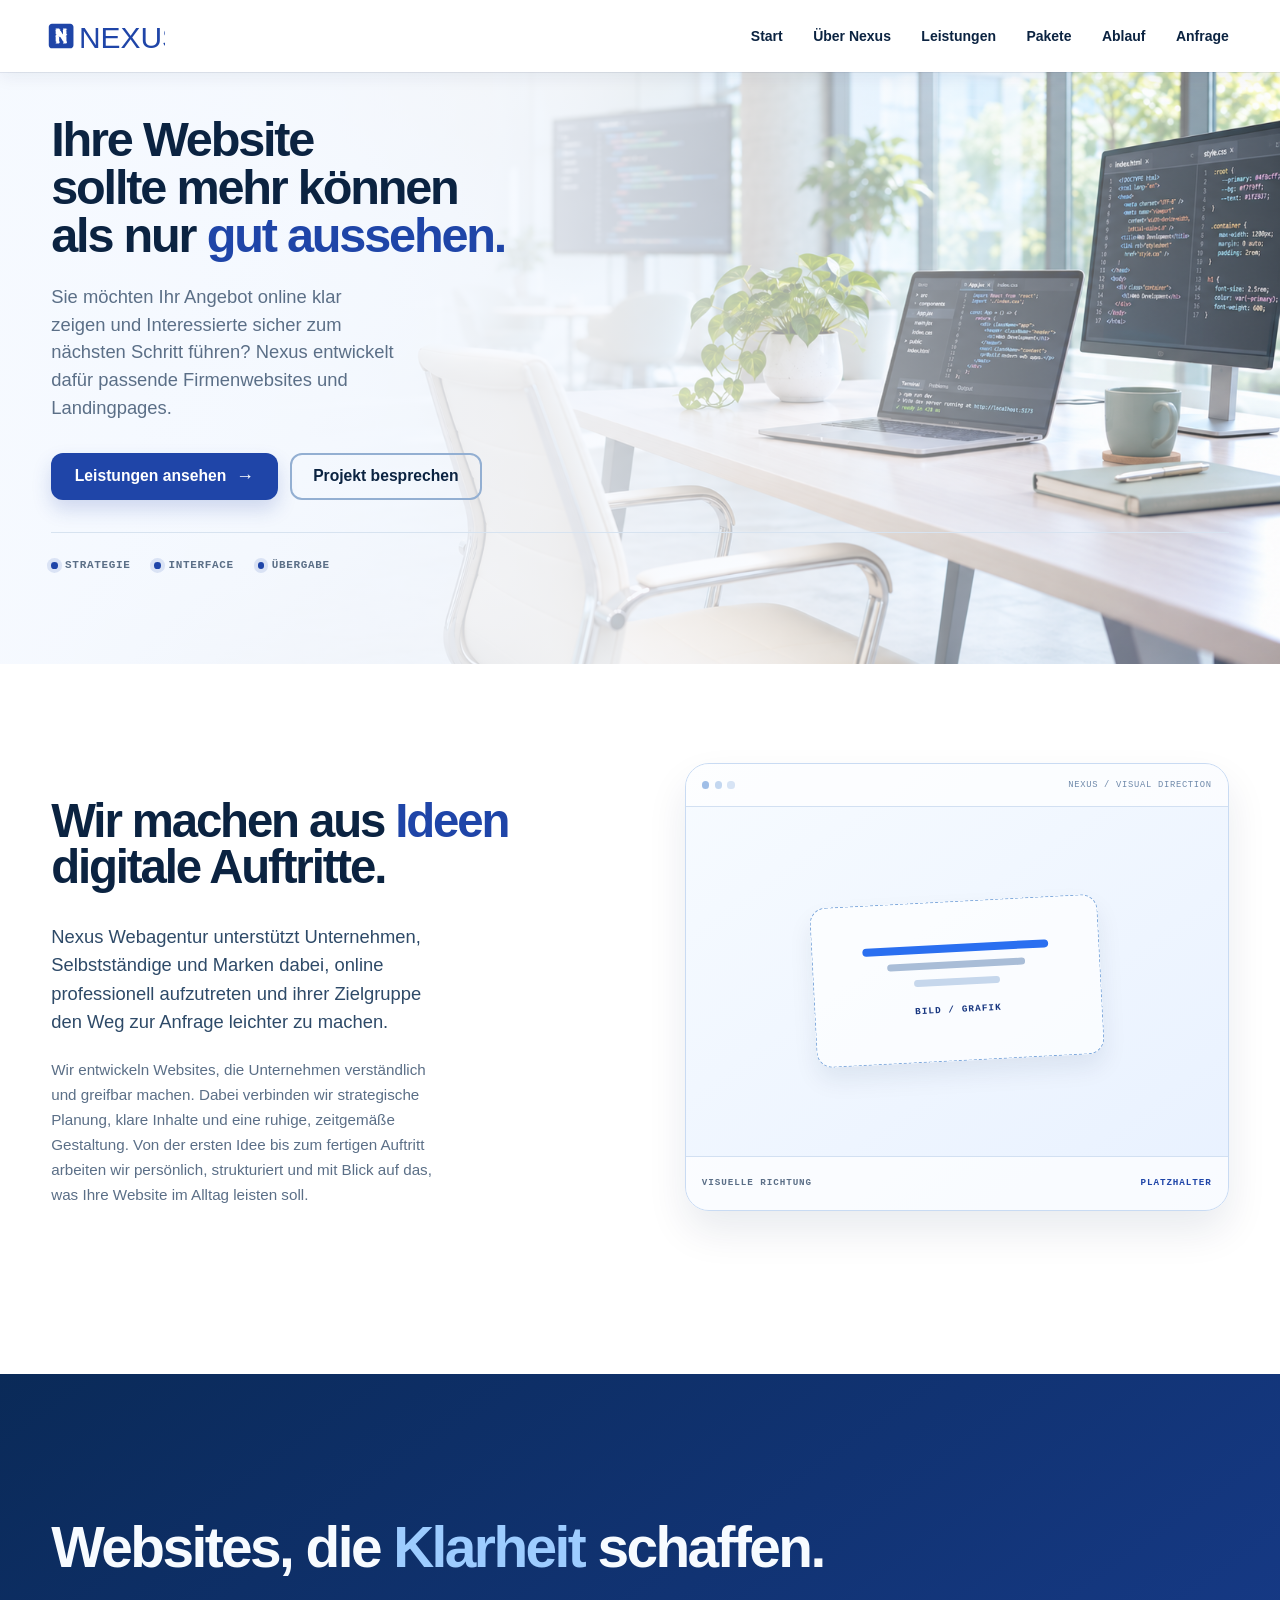
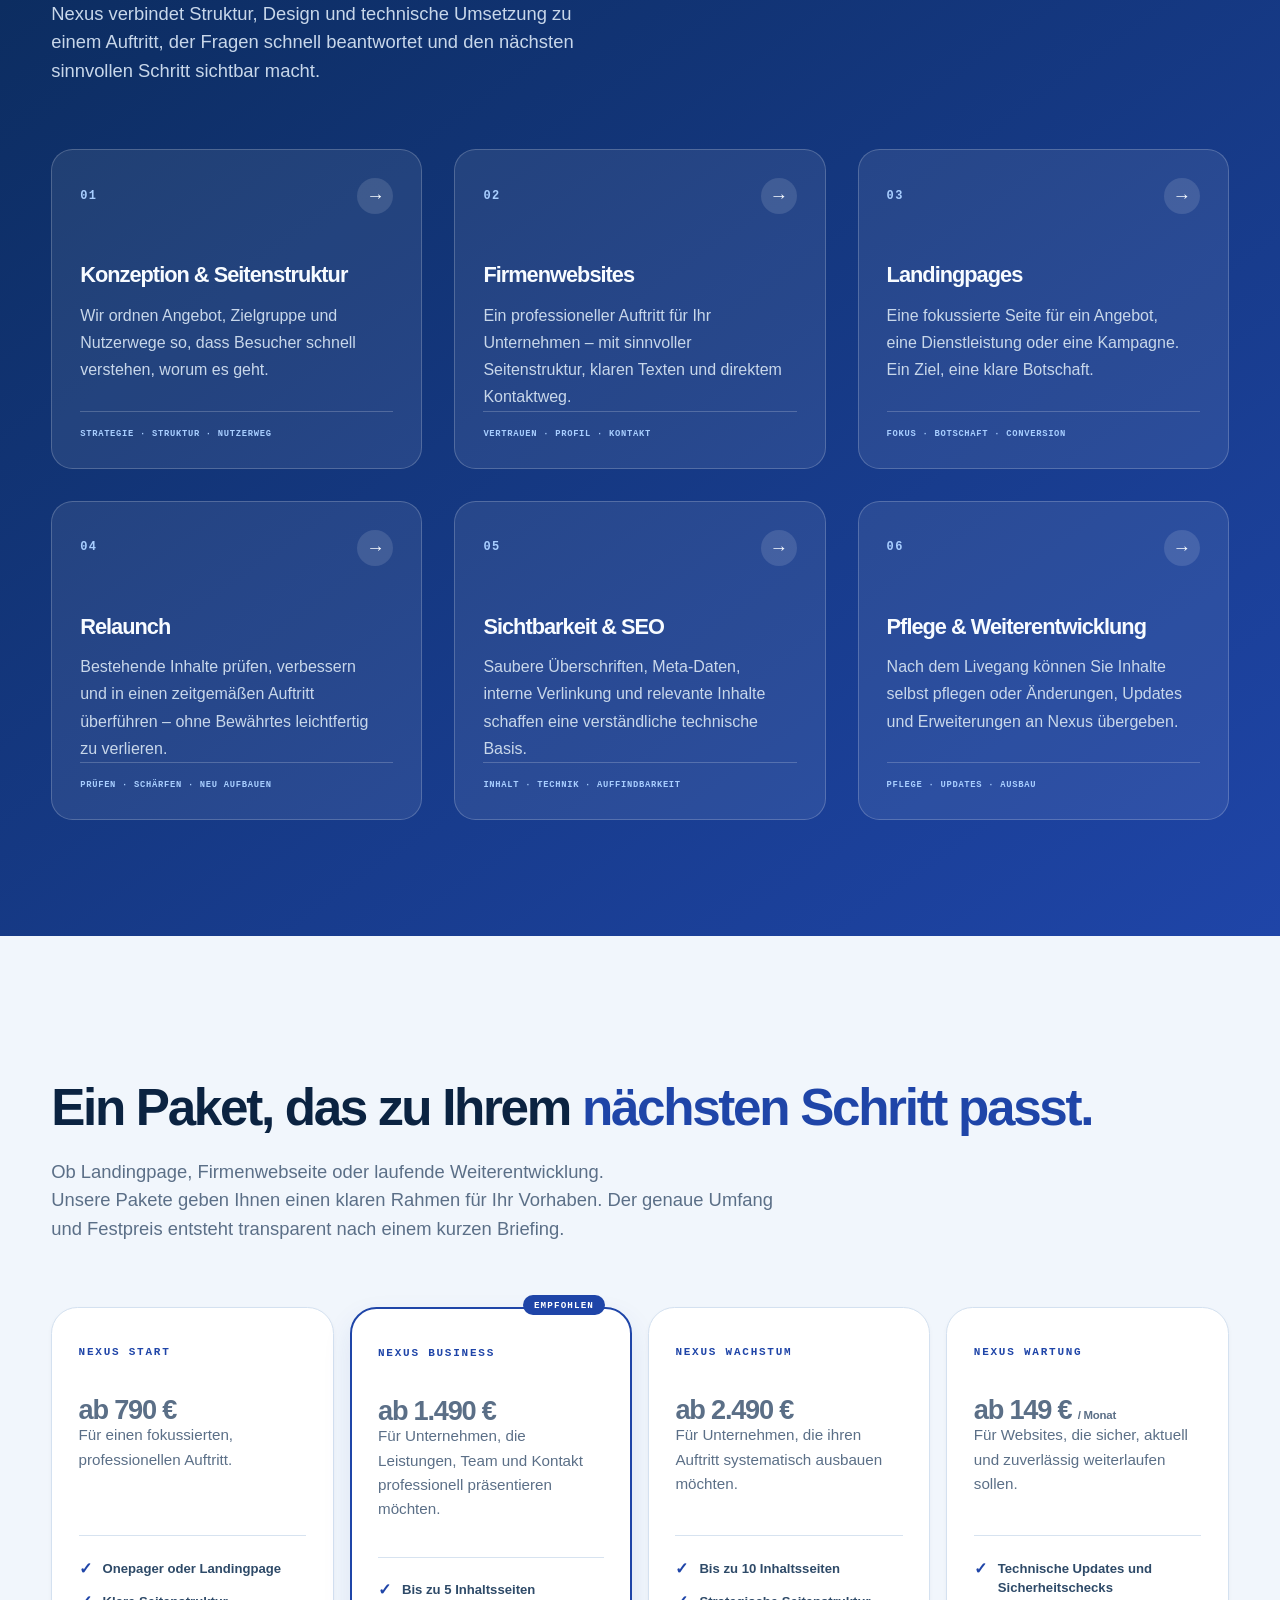
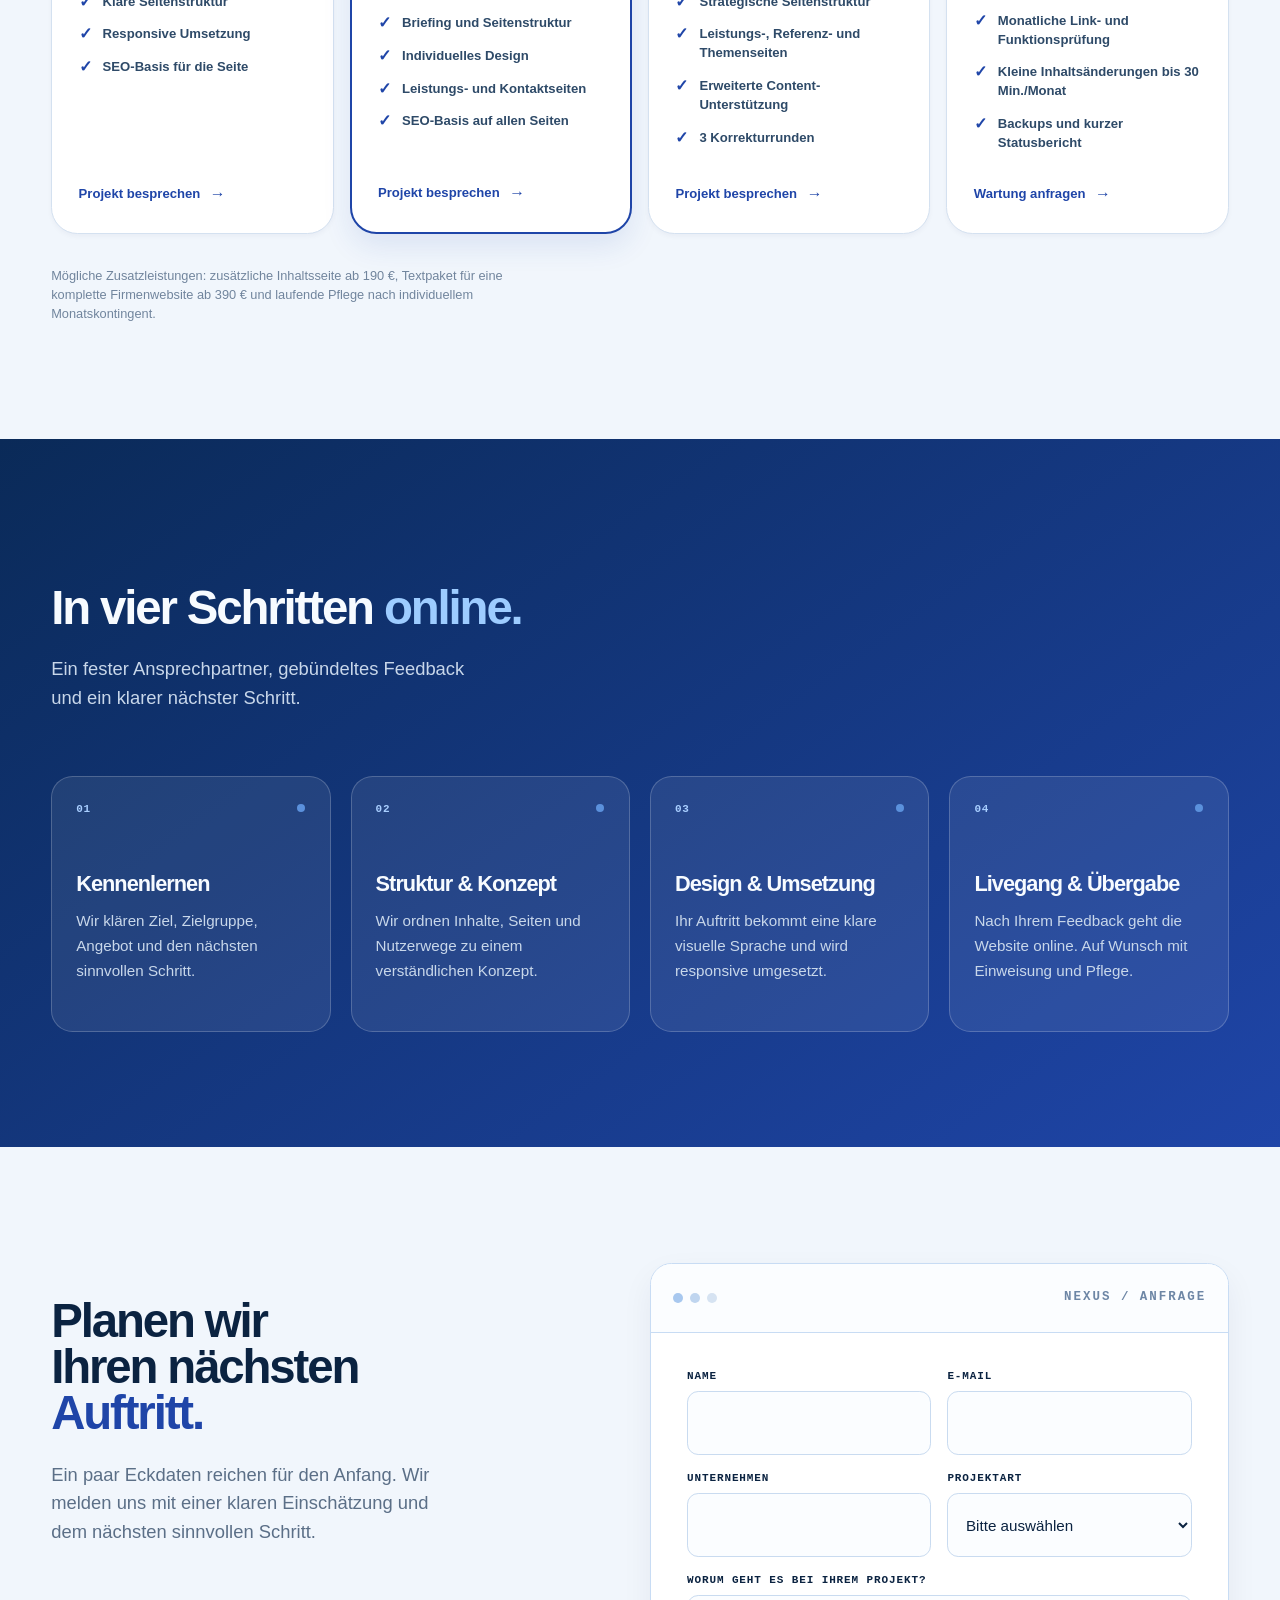
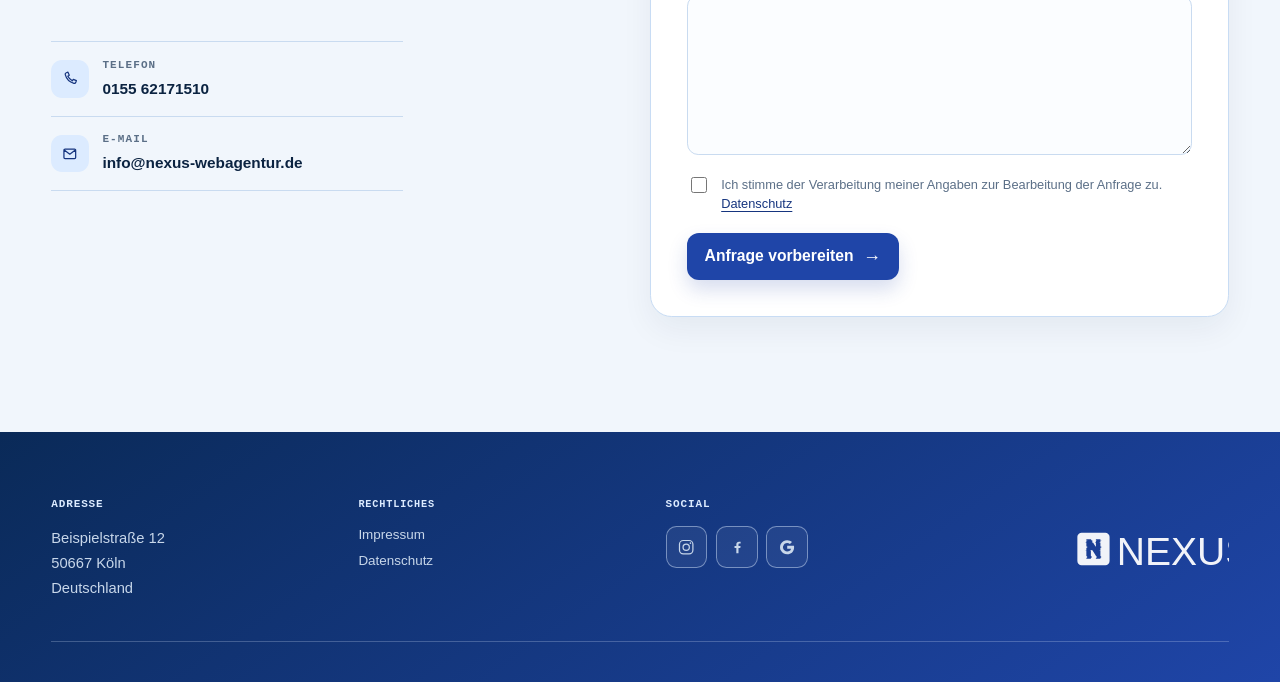
<file: pilot-website/nexus-vorschau-standalone.html>
<!doctype html>
<html lang="de">
  <head>
    <meta charset="utf-8">
    <meta name="viewport" content="width=device-width, initial-scale=1">
    <meta name="robots" content="noindex,nofollow,noarchive">
    <meta name="description" content="Nexus entwickelt klare Firmenwebsites und Landingpages mit verständlicher Nutzerführung.">
    <title>Nexus Webagentur · Websites und Landingpages</title>
    <meta http-equiv="refresh" content="0; url=index.html">
  </head>
  <body>
    <main id="main">
      <h1>Nexus Websites und Landingpages</h1>
      <p>Weiter zu den Websites und Landingpages von Nexus: <a href="index.html">Startseite öffnen</a>.</p>
    </main>
  </body>
</html>
</file>
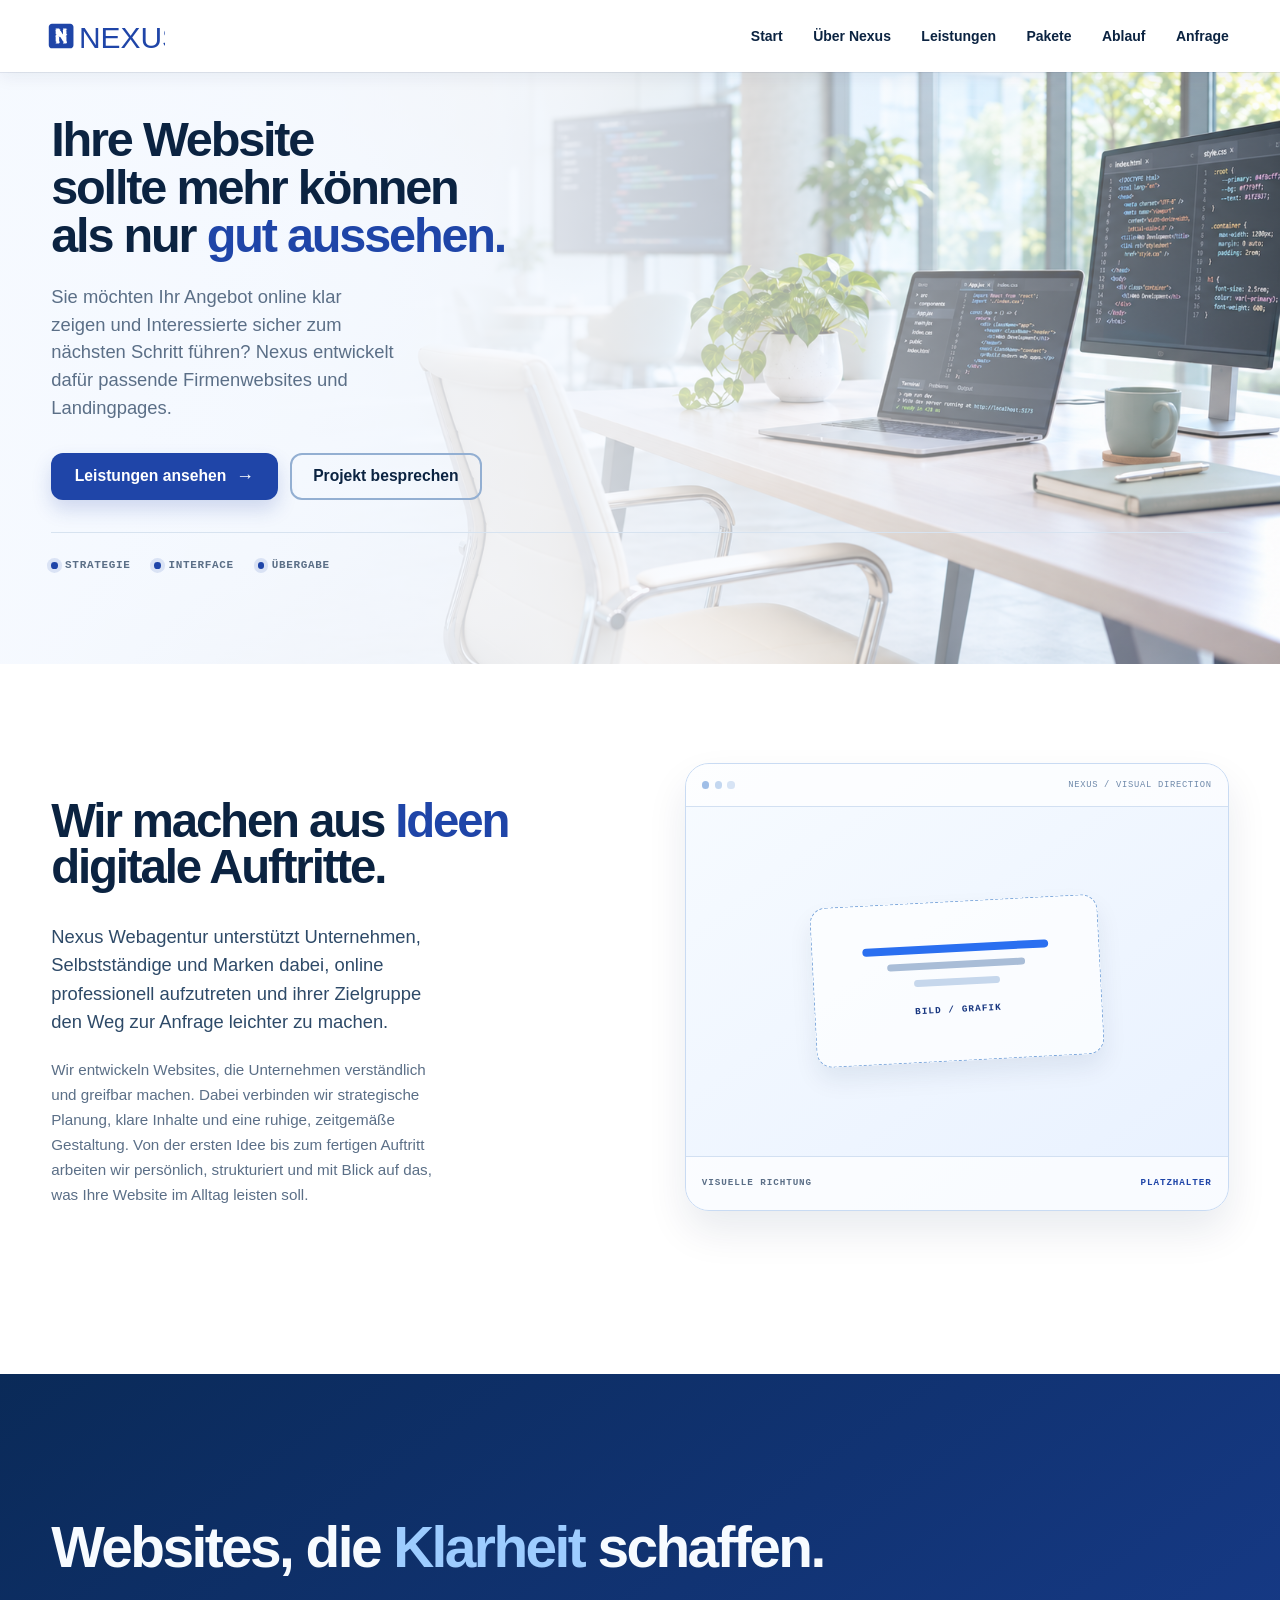
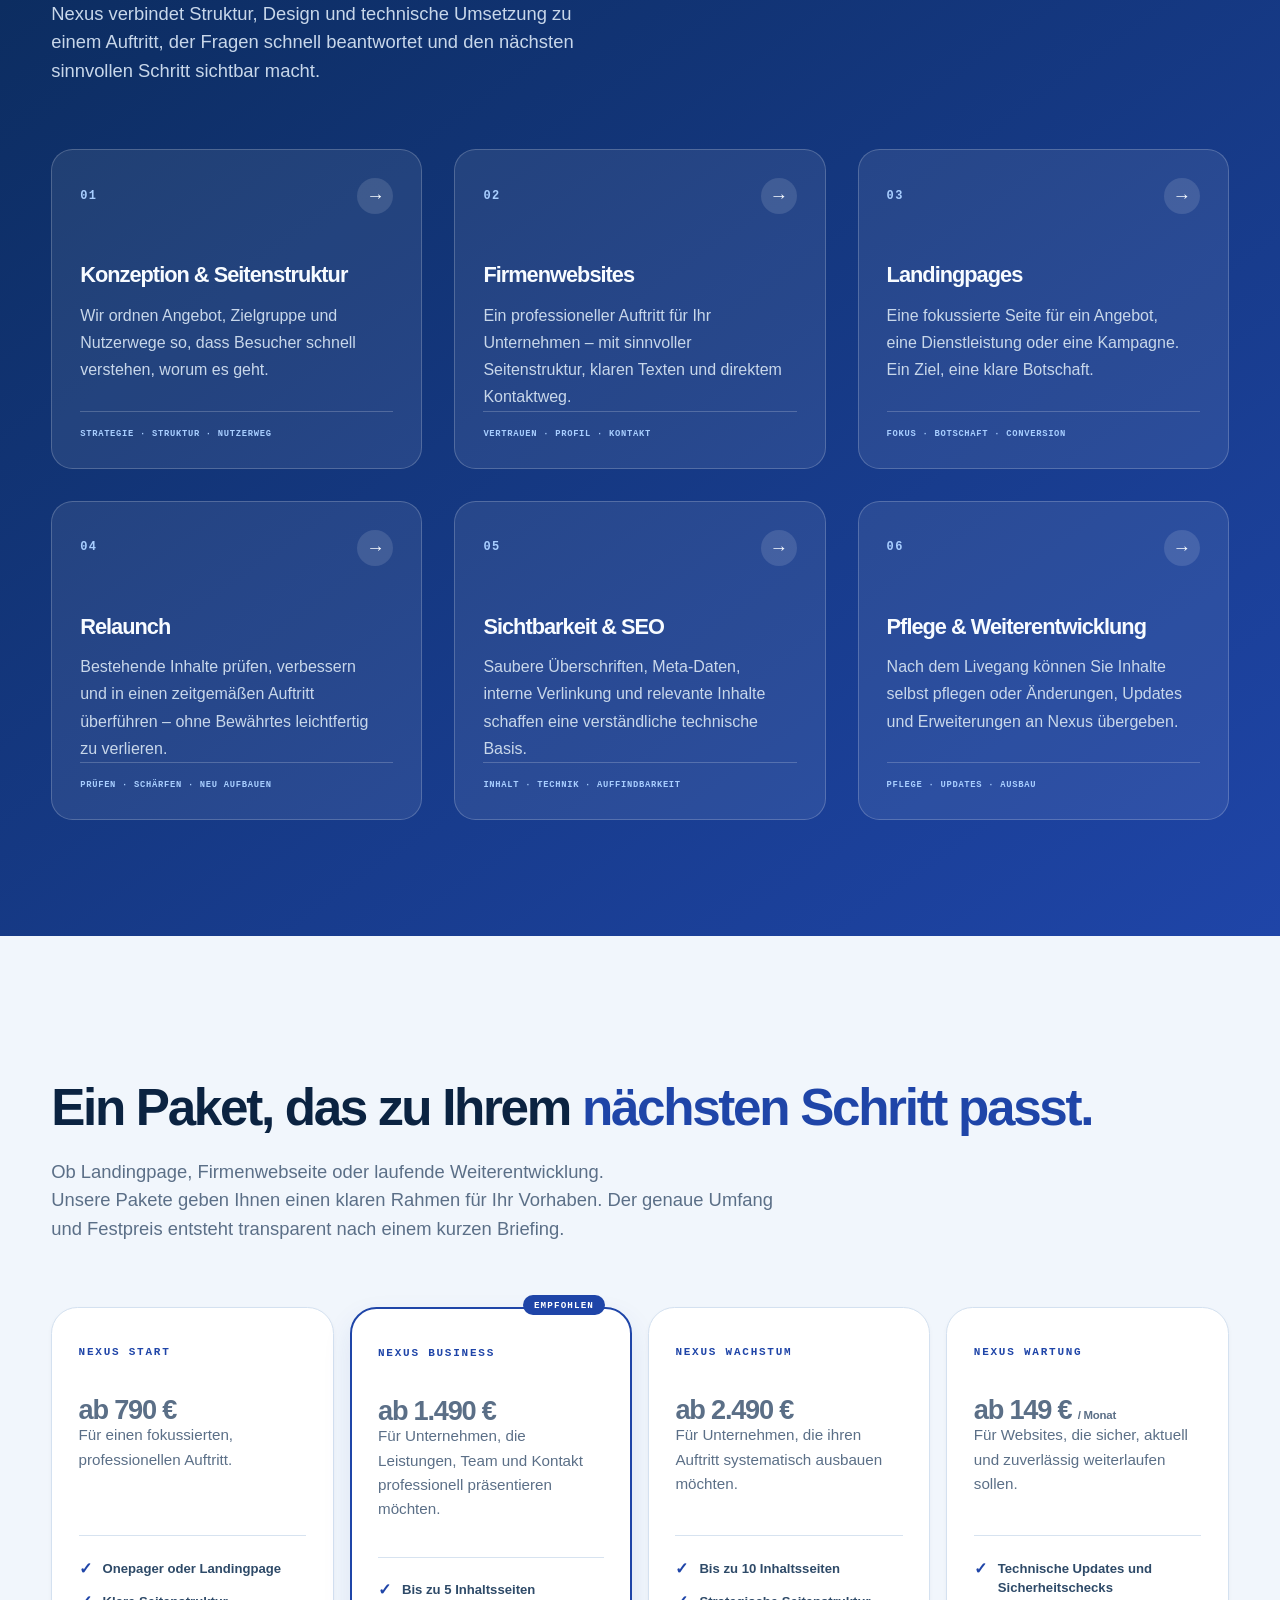
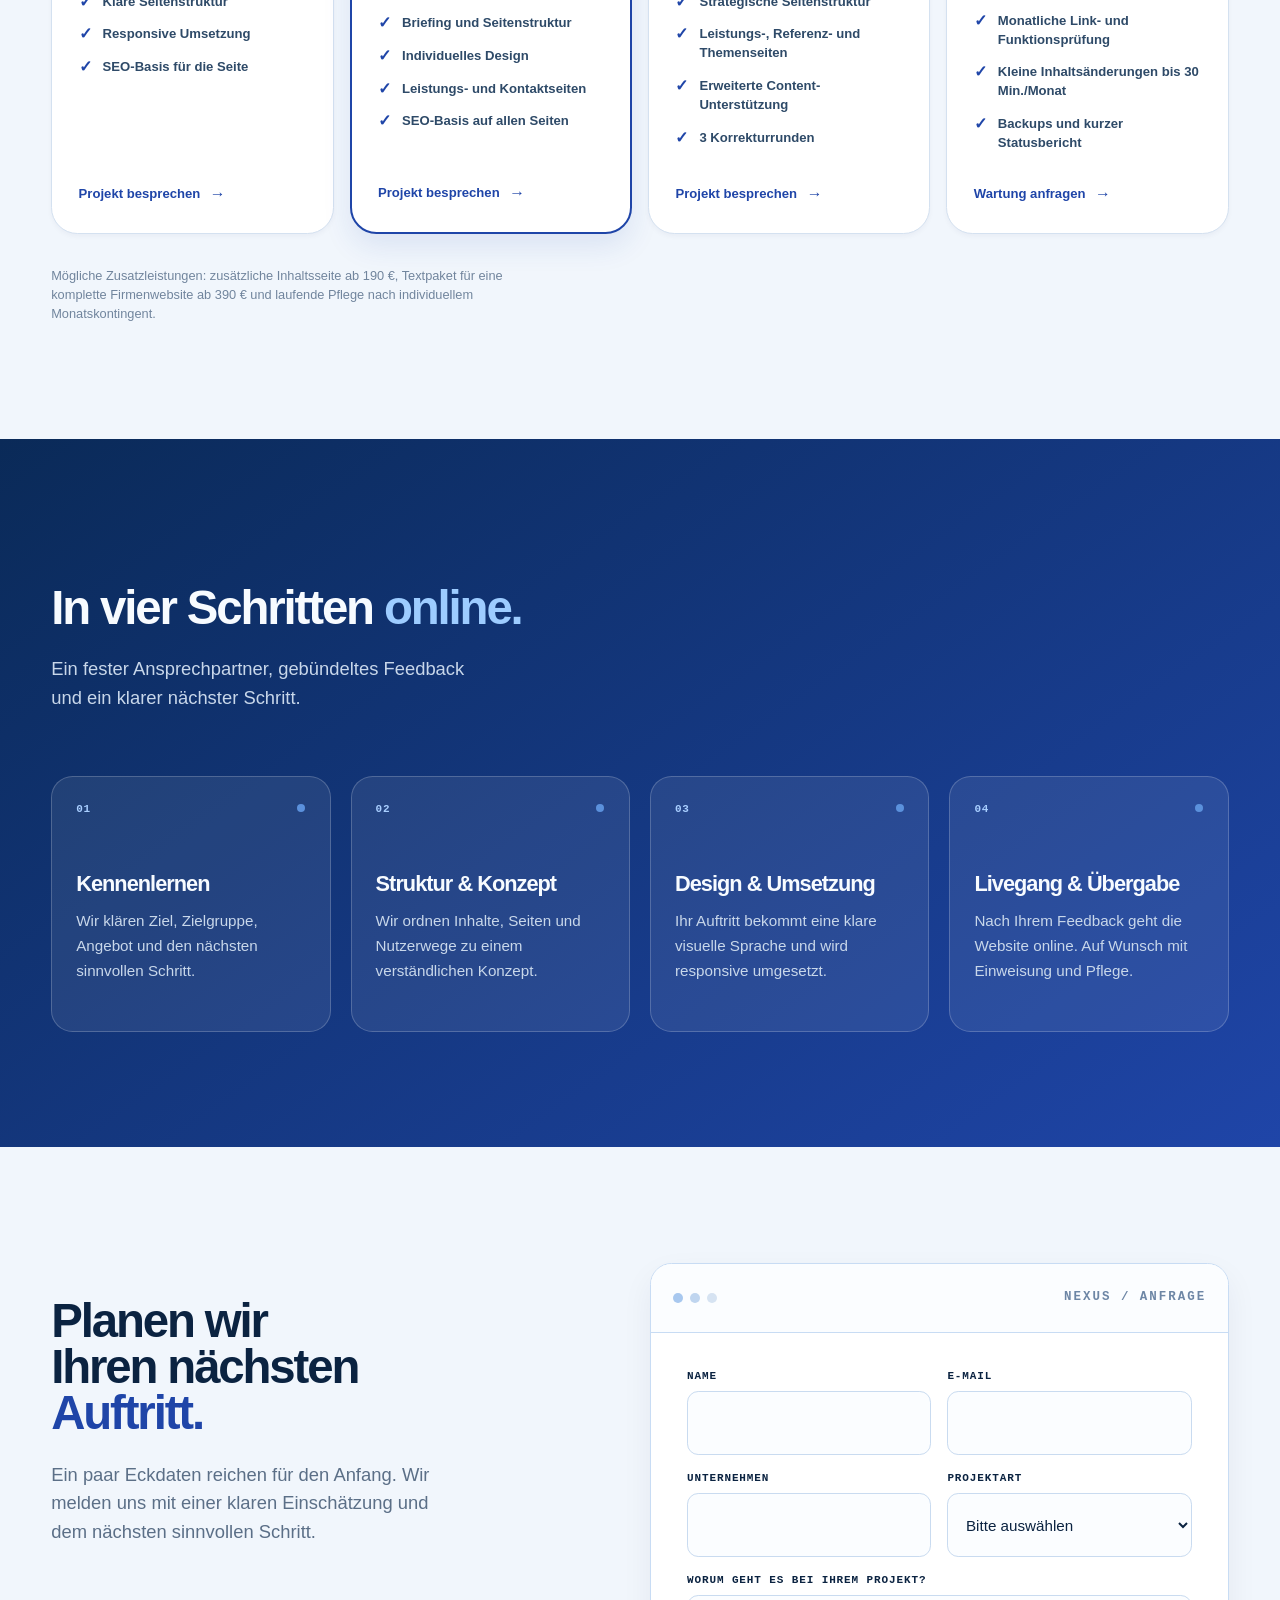
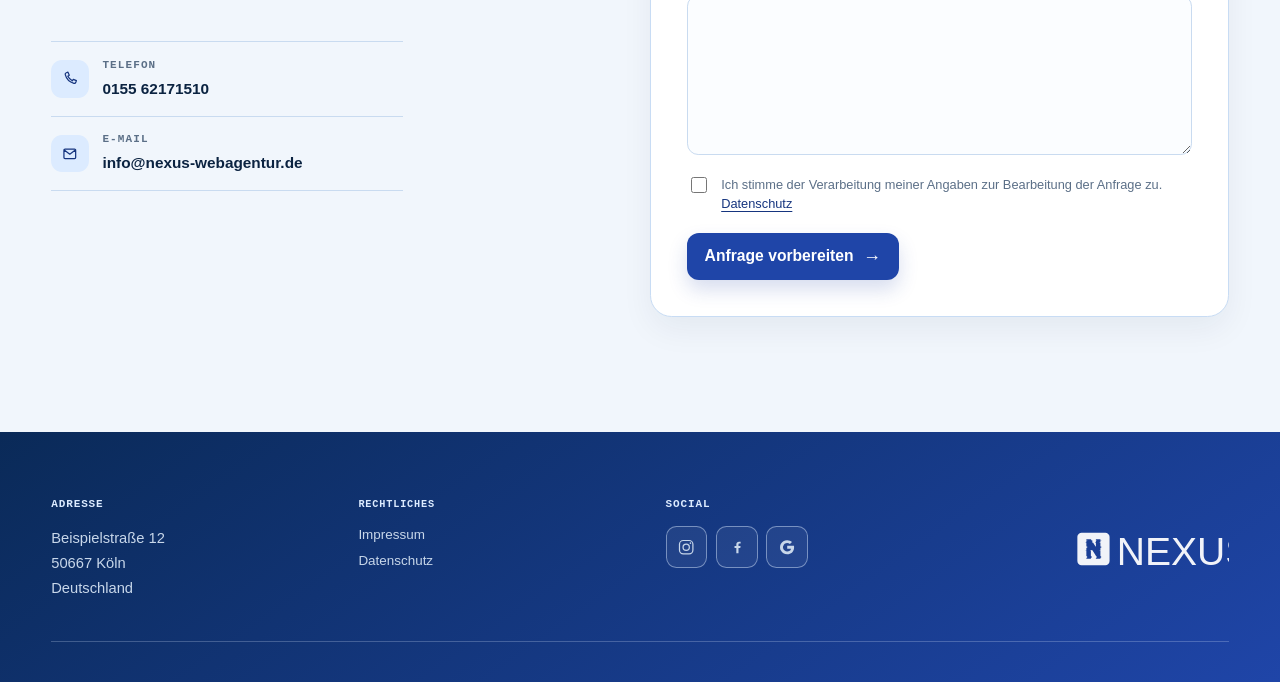
<file: pilot-website/ueber-nexus.html>
<!doctype html>
<html lang="de">
  <head>
    <meta charset="utf-8">
    <meta name="viewport" content="width=device-width, initial-scale=1">
    <meta name="robots" content="noindex,nofollow,noarchive">
    <meta name="description" content="Nexus entwickelt klare Firmenwebsites und Landingpages für Unternehmen.">
    <title>Über Nexus · Nexus Webagentur</title>
    <meta http-equiv="refresh" content="0; url=index.html#ueber-nexus">
    <link rel="stylesheet" href="styles.css?v=20261118o">
  </head>
  <body>
    <a class="skip-link" href="#main">Zum Inhalt springen</a>
    <main id="main" tabindex="-1">
      <section class="page-hero" aria-labelledby="page-title">
        <div class="container page-hero__grid">
          <div><p class="eyebrow">Über Nexus</p><h1 id="page-title">Klarheit vor Dekoration.</h1><p class="page-hero__lead">Nexus entwickelt Websites, die Ihr Unternehmen verständlich präsentieren und zum nächsten Schritt führen.</p><a class="button button--signal" href="index.html#ueber-nexus">Mehr über Nexus</a></div>
          <div class="page-hero__index">Über Nexus<small>Zur zentralen Seite</small></div>
        </div>
      </section>
      <section class="section section--surface" aria-labelledby="status-title">
        <div class="container"><div class="status-card" role="note"><span class="status-card__label">Über Nexus</span><h2 id="status-title">Struktur schafft Vertrauen.</h2><p>Arbeitsweise, Prinzipien und Konzeptarbeiten finden Sie auf der Startseite.</p></div></div>
      </section>
    </main>
    <footer class="site-footer"><div class="container footer-grid"><div class="footer-address"><p class="footer-heading">Adresse</p><address>Beispielstraße 12<br>50667 Köln<br>Deutschland</address></div><nav aria-label="Footer Rechtliches"><p class="footer-heading">Rechtliches</p><ul class="footer-links"><li><a href="impressum.html">Impressum</a></li><li><a href="datenschutz.html">Datenschutz</a></li></ul></nav><div class="footer-social"><p class="footer-heading">Social</p><div class="footer-social__links"><a href="https://www.instagram.com/" target="_blank" rel="noreferrer" aria-label="Instagram"><svg viewBox="0 0 24 24" aria-hidden="true"><rect x="3.25" y="3.25" width="17.5" height="17.5" rx="5"/><circle cx="12" cy="12" r="4.1"/><circle cx="17.5" cy="6.7" r="1" class="footer-social__dot"/></svg></a><a href="https://www.facebook.com/" target="_blank" rel="noreferrer" aria-label="Facebook"><svg viewBox="0 0 24 24" aria-hidden="true"><path d="M13.7 20v-7h2.35l.35-2.7H13.7V8.58c0-.78.22-1.31 1.34-1.31h1.43V4.85c-.25-.04-1.1-.1-2.1-.1-2.08 0-3.51 1.27-3.51 3.6v1.95H8.5V13h2.36v7h2.84Z"/></svg></a><a href="https://www.google.com/" target="_blank" rel="noreferrer" aria-label="Google"><svg viewBox="0 0 24 24" aria-hidden="true"><path d="M21 12.23c0-.7-.06-1.38-.18-2.03H12v3.84h5.05a4.32 4.32 0 0 1-1.87 2.84v2.36h3.03c1.77-1.63 2.79-4.03 2.79-7.01Z"/><path d="M12 21.2c2.53 0 4.65-.84 6.2-2.28l-3.03-2.36c-.84.56-1.92.9-3.17.9-2.44 0-4.5-1.65-5.24-3.87H3.63v2.44A9.36 9.36 0 0 0 12 21.2Z"/><path d="M6.76 13.59A5.62 5.62 0 0 1 6.47 12c0-.55.1-1.09.29-1.59V7.97H3.63A9.36 9.36 0 0 0 2.64 12c0 1.5.36 2.91.99 4.03l3.13-2.44Z"/><path d="M12 6.54c1.38 0 2.62.47 3.59 1.4l2.69-2.69C16.65 3.7 14.53 2.8 12 2.8a9.36 9.36 0 0 0-8.37 5.17l3.13 2.44C7.5 8.19 9.56 6.54 12 6.54Z"/></svg></a></div></div><div class="footer-brand"><a href="index.html#start" aria-label="Nexus Startseite"><img class="footer-brand__logo" src="assets/nexus-logo.svg" alt="Nexus"></a></div></div></footer>
  </body>
</html>
</file>
<file: pilot-website/styles.css>
:root {
  /* NEXUS THEME TOKENS — typography, color and spacing live here. */
  --color-ink: #0b2341;
  --color-ink-deep: #071a32;
  --color-text: #2e4a68;
  --color-muted: #5b6f87;
  --color-paper: #f5f9fe;
  --color-surface: #ffffff;
  --color-signal-blue: #1f45a8;
  --color-signal-blue-dark: #16357f;
  --color-mist-blue: #dcebff;
  --color-line: #d7e3f0;
  --color-line-dark: rgb(255 255 255 / 0.28);
  --color-on-dark: #f7fbff;
  --color-on-dark-muted: #c8d7ea;
  --color-focus-light: #1f45a8;
  --color-focus-dark: #bfd7ff;
  --color-white: #ffffff;
  --color-section-soft: #f6faff;
  --color-card-border: #d7e3f1;
  --color-dark-start: #0a2a58;
  --color-dark-end: #1f45a8;

  --font-sans: "Avenir Next", "Segoe UI", Arial, sans-serif;
  --font-display: var(--font-sans);
  --font-body: var(--font-sans);
  --font-mono: "SF Mono", Menlo, Consolas, monospace;

  --type-h1-size: clamp(2.4rem, 3.8vw, 3.95rem);
  --type-h2-size: clamp(2.2rem, 3.7vw, 3.55rem);
  --type-h3-size: clamp(1.15rem, 1.7vw, 1.4rem);
  --type-body-size: 0.98rem;
  --type-lead-size: clamp(1rem, 1.45vw, 1.15rem);
  --type-label-size: 0.6875rem;
  --type-heading-weight: 650;
  --type-body-weight: 400;
  --type-heading-tracking: -0.045em;
  --type-body-line-height: 1.6;

  --content-max: 77rem;
  --measure: 68ch;
  --gutter: clamp(1rem, 4vw, 4rem);
  --header-overlap: 5.5rem;
  --space-section: clamp(4rem, 9vw, 8rem);
  --radius-sm: 0.5rem;
  --radius-md: 1rem;
  --radius-pill: 999px;
  --shadow-glass: 0 1rem 3rem rgb(31 69 168 / 0.14), inset 0 1px 0 rgb(255 255 255 / 0.9);
  --shadow-panel: 0 1.5rem 3.5rem rgb(11 35 65 / 0.13);
}

*,
*::before,
*::after {
  box-sizing: border-box;
}

html {
  scroll-behavior: smooth;
  scroll-padding-block-start: 7rem;
}

body {
  min-width: 20rem;
  margin: 0;
  overflow-x: hidden;
  background: var(--color-paper);
  color: var(--color-text);
  font-family: var(--font-body);
  font-size: var(--type-body-size);
  line-height: var(--type-body-line-height);
  overflow-wrap: break-word;
}

a {
  color: var(--color-signal-blue-dark);
  text-underline-offset: 0.22em;
}

a:hover {
  color: var(--color-signal-blue);
}

button,
a {
  -webkit-tap-highlight-color: transparent;
}

button {
  font: inherit;
}

main {
  display: block;
  overflow: hidden;
}

main:focus {
  outline: 0;
}

section[id],
main[id],
#kontakt-status {
  scroll-margin-block-start: 7rem;
}

h1,
h2,
h3,
p,
ul,
ol {
  margin-block-start: 0;
}

h1,
h2,
h3 {
  color: var(--color-ink);
  font-family: var(--font-display);
  letter-spacing: var(--type-heading-tracking);
  line-height: 1.02;
}

h1 {
  max-width: 11ch;
  margin-block-end: 1.5rem;
  font-size: var(--type-h1-size);
  font-weight: var(--type-heading-weight);
}

h2 {
  max-width: 15ch;
  margin-block-end: 1rem;
  font-size: var(--type-h2-size);
  font-weight: var(--type-heading-weight);
}

h3 {
  margin-block-end: 0.75rem;
  font-size: var(--type-h3-size);
  font-weight: var(--type-heading-weight);
  line-height: 1.15;
}

p,
li {
  max-width: var(--measure);
}

:where(a, button, summary):focus-visible {
  outline: 3px solid var(--color-focus-light);
  outline-offset: 3px;
}

.sr-only {
  position: absolute;
  inline-size: 1px;
  block-size: 1px;
  padding: 0;
  margin: -1px;
  overflow: hidden;
  clip: rect(0, 0, 0, 0);
  white-space: nowrap;
  border: 0;
}

:where(.preview-banner, .hero, .section--dark, .cta-band, .site-footer, .boundary-card--dark, .qa-card--dark) {
  --color-focus-light: var(--color-focus-dark);
}

.container {
  width: min(calc(100% - 2 * var(--gutter)), var(--content-max));
  margin-inline: auto;
}

.skip-link {
  position: absolute;
  inset-block-start: 0.75rem;
  inset-inline-start: 0.75rem;
  z-index: 100;
  padding: 0.65rem 0.9rem;
  border-radius: var(--radius-sm);
  background: var(--color-mist-blue);
  color: var(--color-ink-deep);
  font-weight: 800;
  transform: translateY(-200%);
}

.skip-link:focus-visible {
  transform: translateY(0);
}

.preview-banner {
  background: var(--color-ink-deep);
  color: var(--color-on-dark);
  font-family: var(--font-mono);
  font-size: 0.75rem;
  font-weight: 700;
  letter-spacing: 0.04em;
}

.preview-banner__inner {
  display: flex;
  align-items: center;
  flex-wrap: wrap;
  gap: 0.5rem 1.25rem;
  min-block-size: 2.75rem;
  padding-block: 0.625rem;
}

.preview-banner__label {
  display: inline-flex;
  align-items: center;
  gap: 0.55rem;
}

.preview-banner__dot {
  inline-size: 0.6rem;
  block-size: 0.6rem;
  flex: 0 0 auto;
  border-radius: 50%;
  background: var(--color-mist-blue);
  box-shadow: 0 0 0 0.25rem rgb(220 235 255 / 0.18);
}

.preview-banner__note {
  color: var(--color-on-dark-muted);
  font-family: var(--font-body);
  font-weight: 500;
  letter-spacing: 0;
}

.site-header {
  position: sticky;
  inset-block-start: max(0.75rem, env(safe-area-inset-top));
  z-index: 30;
  /* Let the first hero surface begin beneath the floating pill. */
  margin-block: 1rem calc(-1 * var(--header-overlap));
  background: transparent;
}

.header-inner {
  display: grid;
  grid-template-columns: auto minmax(0, 1fr) auto;
  align-items: center;
  gap: 0.75rem 1rem;
  min-block-size: 4.5rem;
  padding: 0.55rem 0.7rem 0.55rem 0;
  border: 1px solid rgb(255 255 255 / 0.9);
  border-radius: 1.25rem;
  /* Opaque first: this remains legible when backdrop-filter is unavailable. */
  background: rgb(255 255 255 / 0.96);
  box-shadow: var(--shadow-glass);
}

.wordmark {
  display: inline-flex;
  align-items: center;
  gap: 0.65rem;
  min-block-size: 2.75rem;
  color: var(--color-ink);
  text-decoration: none;
}

.wordmark:hover,
.wordmark:hover .wordmark__name {
  color: var(--color-signal-blue-dark);
}

.wordmark__mark {
  position: relative;
  display: grid;
  place-items: center;
  inline-size: 2.4rem;
  block-size: 2.4rem;
  overflow: hidden;
  border-radius: 50%;
  background: var(--color-signal-blue);
  color: var(--color-white);
  font-family: var(--font-mono);
  font-size: 1.05rem;
  font-weight: 800;
  box-shadow: 0 0.45rem 1rem rgb(31 69 168 / 0.22);
}

.wordmark__mark::after {
  position: absolute;
  inset-block-end: 0.3rem;
  inset-inline-end: 0.3rem;
  inline-size: 0.45rem;
  block-size: 0.45rem;
  border-radius: 50%;
  background: var(--color-mist-blue);
  content: "";
}

.wordmark__name {
  display: block;
  color: var(--color-ink);
  font-size: 1.12rem;
  font-weight: 800;
  letter-spacing: -0.04em;
  line-height: 1;
}

.wordmark__meta {
  display: block;
  margin-block-start: 0.25rem;
  color: var(--color-muted);
  font-family: var(--font-mono);
  font-size: 0.625rem;
  font-weight: 700;
  letter-spacing: 0.06em;
  line-height: 1.25;
}

.primary-nav {
  justify-self: end;
}

.primary-nav ul {
  display: flex;
  align-items: center;
  justify-content: flex-end;
  gap: 0.2rem;
  padding: 0;
  margin: 0;
  list-style: none;
}

.primary-nav a {
  position: relative;
  display: inline-flex;
  align-items: center;
  justify-content: center;
  min-block-size: 2.75rem;
  padding: 0.55rem 0.8rem;
  border-radius: var(--radius-pill);
  color: var(--color-ink);
  font-size: 0.875rem;
  font-weight: 700;
  text-decoration: none;
  white-space: nowrap;
}

.primary-nav a:not(.nav-cta)::after {
  position: absolute;
  inset-inline: 0.75rem;
  inset-block-end: 0.2rem;
  block-size: 0.14rem;
  border-radius: var(--radius-pill);
  background: var(--color-signal-blue);
  content: "";
  transform: scaleX(0);
  transform-origin: left center;
  transition: transform 180ms ease;
}

.primary-nav a:not(.nav-cta):hover,
.primary-nav a:not(.nav-cta):focus-visible,
.primary-nav a:not(.nav-cta)[aria-current="page"] {
  background: transparent;
  color: var(--color-signal-blue-dark);
}

.primary-nav a:not(.nav-cta):hover::after,
.primary-nav a:not(.nav-cta):focus-visible::after,
.primary-nav a:not(.nav-cta)[aria-current="page"]::after {
  transform: scaleX(1);
}

.primary-nav .nav-cta {
  margin-inline-start: 0.25rem;
  background: var(--color-signal-blue);
  color: var(--color-white);
  box-shadow: 0 0.45rem 1rem rgb(31 69 168 / 0.2);
}

.primary-nav .nav-cta:hover,
.primary-nav .nav-cta[aria-current="page"] {
  background: var(--color-signal-blue-dark);
  color: var(--color-white);
}

.primary-nav a:not(.nav-cta):active {
  background: transparent;
  color: var(--color-signal-blue-dark);
}

.primary-nav .nav-cta:active {
  background: var(--color-signal-blue-dark);
  color: var(--color-white);
}

.menu-toggle {
  display: none;
  align-items: center;
  justify-content: center;
  min-block-size: 2.75rem;
  min-inline-size: 2.75rem;
  padding: 0.55rem 0.8rem;
  border: 1px solid var(--color-line);
  border-radius: var(--radius-pill);
  background: rgb(255 255 255 / 0.5);
  color: var(--color-ink);
  cursor: pointer;
  font-size: 0.875rem;
  font-weight: 750;
}

.menu-toggle:hover,
.site-header[data-menu-open] .menu-toggle {
  border-color: var(--color-signal-blue);
  background: var(--color-mist-blue);
  color: var(--color-signal-blue-dark);
}

.section-rail {
  position: fixed;
  inset-block-start: 50%;
  inset-inline-end: clamp(1rem, 2.6vw, 2.75rem);
  z-index: 20;
  display: none;
  flex-direction: column;
  align-items: stretch;
  gap: 0.65rem;
  width: 12rem;
  padding: 0.7rem;
  border: 1px solid rgb(255 255 255 / 0.9);
  border-radius: 1.2rem;
  /* Opaque first: this remains legible when backdrop-filter is unavailable. */
  background: rgb(255 255 255 / 0.96);
  box-shadow: var(--shadow-glass);
  transform: translateY(-50%);
}

.section-rail__label {
  padding-inline: 0.35rem;
  color: var(--color-signal-blue-dark);
  font-family: var(--font-mono);
  font-size: 0.625rem;
  font-weight: 800;
  letter-spacing: 0.08em;
  line-height: 1.2;
  text-transform: uppercase;
}

.section-rail nav {
  display: grid;
  gap: 0.25rem;
  padding-block-start: 0.55rem;
  border-block-start: 1px solid var(--color-line);
}

.section-rail a {
  display: grid;
  grid-template-columns: 1.4rem minmax(0, 1fr);
  align-items: center;
  gap: 0.35rem;
  min-block-size: 2.75rem;
  padding: 0.35rem 0.4rem;
  border-radius: 0.65rem;
  color: var(--color-ink);
  text-decoration: none;
}

.section-rail a:hover,
.section-rail a:focus-visible,
.section-rail a[aria-current="location"] {
  background: var(--color-mist-blue);
  color: var(--color-signal-blue-dark);
}

.section-rail__number {
  font-family: var(--font-mono);
  font-size: 0.625rem;
  font-weight: 800;
}

.section-rail__name {
  overflow: hidden;
  font-size: 0.75rem;
  font-weight: 750;
  text-overflow: ellipsis;
  white-space: nowrap;
}

.hero {
  position: relative;
  isolation: isolate;
  overflow: clip;
  background: linear-gradient(145deg, var(--color-surface) 0%, #f0f6ff 62%, #e7f0ff 100%);
  color: var(--color-ink);
}

.hero-grid {
  display: grid;
  grid-template-columns: minmax(0, 1.6fr) minmax(18rem, 0.8fr);
  gap: clamp(2rem, 4vw, 4rem);
  align-items: center;
  min-block-size: min(42rem, calc(100vh - 11rem));
  /* Clear the pill while its background continues behind it. */
  padding-block: calc(clamp(3rem, 6vw, 6rem) + var(--header-overlap)) clamp(2.5rem, 4vw, 4rem);
}

.hero__copy {
  min-inline-size: 0;
}

.hero .eyebrow,
.hero .section-index {
  color: var(--color-signal-blue);
}

.hero h1 {
  max-width: 22ch;
  overflow-wrap: normal;
  font-size: clamp(2.75rem, 3.5vw, 3.5rem);
  text-wrap: balance;
  color: var(--color-ink);
  font-weight: 650;
}

.hero__lead {
  max-width: 56ch;
  margin-block-end: 0;
  color: var(--color-muted);
  font-size: clamp(1.125rem, 1.7vw, 1.35rem);
  line-height: 1.5;
}

.hero__actions,
.cta-band__actions,
.stack-actions {
  display: flex;
  flex-wrap: wrap;
  gap: 0.75rem;
  margin-block-start: 2rem;
}

.hero__meta {
  max-width: none;
  margin-block: 0.55rem 0;
  color: var(--color-muted);
  font-family: var(--font-mono);
  font-size: 0.6875rem;
  font-weight: 700;
  letter-spacing: 0.04em;
  line-height: 1.5;
}

.hero__signal-rail {
  display: flex;
  flex-wrap: wrap;
  gap: 0.75rem 1.5rem;
  padding-block-start: 1.5rem;
  margin-block-start: 2rem;
  border-block-start: 1px solid var(--color-line);
  color: var(--color-muted);
  font-family: var(--font-mono);
  font-size: 0.6875rem;
  font-weight: 700;
  letter-spacing: 0.06em;
  text-transform: uppercase;
}

.hero__signal-rail span {
  display: inline-flex;
  align-items: center;
  gap: 0.45rem;
}

.hero__signal-rail span::before {
  inline-size: 0.42rem;
  block-size: 0.42rem;
  border-radius: 50%;
  background: var(--color-signal-blue);
  box-shadow: 0 0 0 0.25rem rgb(31 69 168 / 0.12);
  content: "";
}

.hero-visual {
  position: relative;
  display: grid;
  min-inline-size: 0;
  min-block-size: clamp(24rem, 32vw, 31rem);
  padding: clamp(1rem, 3vw, 2rem) 0.25rem clamp(1rem, 2vw, 1.5rem);
  isolation: isolate;
}

.hero-visual__browser {
  position: absolute;
  inset-block-start: clamp(1.5rem, 4vw, 2.5rem);
  inset-inline-start: 8%;
  inset-inline-end: 5%;
  z-index: 0;
  block-size: clamp(16rem, 24vw, 21rem);
  border: 1px solid var(--color-line);
  border-radius: var(--radius-md);
  background: var(--color-surface);
  box-shadow: var(--shadow-panel), inset 0 1px 0 rgb(255 255 255 / 0.92);
  overflow: hidden;
  transform: rotate(-2deg);
  transform-origin: center;
}

.hero-visual__browser-topbar,
.hero-visual__browser-footer {
  display: flex;
  align-items: center;
  gap: 0.35rem;
  min-block-size: 2.3rem;
  padding: 0.65rem 0.75rem;
}

.hero-visual__browser-topbar {
  border-block-end: 1px solid var(--color-line);
  background: #f4f8ff;
}

.hero-visual__browser-topbar span {
  inline-size: 0.45rem;
  block-size: 0.45rem;
  border-radius: 50%;
  background: var(--color-line);
}

.hero-visual__browser-topbar span:first-child {
  background: var(--color-signal-blue);
}

.hero-visual__browser-topbar span:last-child {
  inline-size: 24%;
  margin-inline-start: auto;
  border-radius: var(--radius-pill);
  background: var(--color-line);
}

.hero-visual__browser-body {
  padding: clamp(1.25rem, 4vw, 2.5rem);
}

.hero-visual__browser-rule,
.hero-visual__browser-line,
.hero-visual__browser-action {
  display: block;
}

.hero-visual__browser-rule {
  inline-size: 68%;
  block-size: 0.45rem;
  margin-block-end: 1.25rem;
  background: var(--color-ink);
}

.hero-visual__browser-line {
  inline-size: 88%;
  block-size: 0.55rem;
  margin-block-end: 0.6rem;
  background: var(--color-line);
}

.hero-visual__browser-line--short {
  inline-size: 54%;
}

.hero-visual__browser-line--medium {
  inline-size: 74%;
}

.hero-visual__browser-action {
  inline-size: 35%;
  block-size: 1.75rem;
  margin-block-start: 1.5rem;
  border-radius: var(--radius-pill);
  background: var(--color-signal-blue);
}

.hero-visual__browser-footer {
  justify-content: space-between;
  border-block-start: 1px solid var(--color-line);
}

.hero-visual__browser-footer span {
  inline-size: 28%;
  block-size: 0.35rem;
  border-radius: var(--radius-pill);
  background: var(--color-line);
}

.hero-visual__browser-footer span:last-child {
  inline-size: 42%;
}

.hero-visual__cards {
  display: contents;
}

.hero-visual__card {
  position: absolute;
  z-index: 1;
  inline-size: min(36%, 15rem);
  min-inline-size: 11.5rem;
  min-block-size: 0;
}

.hero-visual__card--structure {
  inset-block-start: clamp(1rem, 3vw, 2.5rem);
  inset-inline-start: 0.25rem;
}

.hero-visual__card--process {
  inset-inline-end: 0.25rem;
  inset-block-end: clamp(1rem, 2vw, 1.75rem);
}

.hero-visual__card-inner {
  display: grid;
  grid-template-columns: auto minmax(0, 1fr);
  grid-template-areas:
    "icon metric"
    "icon unit"
    "caption caption";
  align-items: start;
  column-gap: 0.7rem;
  row-gap: 0.05rem;
  min-inline-size: 0;
  padding: clamp(1rem, 2vw, 1.25rem);
  border: 1px solid var(--color-line);
  border-radius: var(--radius-md);
  background: var(--color-surface);
  box-shadow: var(--shadow-panel);
  color: var(--color-ink-deep);
  transform: translate3d(0, 0, 0);
}

.hero-visual__icon {
  display: grid;
  grid-area: icon;
  place-items: center;
  inline-size: 2.25rem;
  block-size: 2.25rem;
  margin-block-start: 0.2rem;
  border-radius: var(--radius-sm);
  background: var(--color-mist-blue);
  color: var(--color-signal-blue-dark);
}

.hero-visual__icon svg {
  inline-size: 1.2rem;
  block-size: 1.2rem;
  fill: none;
  stroke: currentColor;
  stroke-linecap: round;
  stroke-linejoin: round;
  stroke-width: 1.6;
}

.hero-visual__metric {
  display: block;
  grid-area: metric;
  color: var(--color-ink-deep);
  font-family: var(--font-display);
  font-size: clamp(2.5rem, 5vw, 3.75rem);
  font-variant-numeric: tabular-nums;
  font-weight: 800;
  letter-spacing: -0.08em;
  line-height: 0.8;
}

.hero-visual__unit {
  display: block;
  grid-area: unit;
  margin-block-start: 0.35rem;
  color: var(--color-signal-blue-dark);
  font-family: var(--font-mono);
  font-size: 0.625rem;
  font-weight: 800;
  letter-spacing: 0.08em;
  line-height: 1.25;
  text-transform: uppercase;
}

.hero-visual__caption {
  display: block;
  grid-area: caption;
  max-inline-size: none;
  margin-block-start: 0.8rem;
  color: var(--color-text);
  font-size: clamp(0.78rem, 1vw, 0.9rem);
  line-height: 1.35;
}

.hero-visual__card--structure .hero-visual__card-inner {
  animation: hero-success-float-a 6.8s ease-in-out -1.2s infinite alternate;
}

.hero-visual__card--process .hero-visual__card-inner {
  animation: hero-success-float-b 7.6s ease-in-out -0.5s infinite alternate;
}

@keyframes hero-success-float-a {
  from {
    transform: translate3d(0, -0.35rem, 0);
  }

  to {
    transform: translate3d(0, 0, 0);
  }
}

@keyframes hero-success-float-b {
  from {
    transform: translate3d(0, 0, 0);
  }

  to {
    transform: translate3d(0, 0.3rem, 0);
  }
}

.eyebrow,
.section-index,
.meta-label {
  margin-block-end: 1rem;
  color: var(--color-signal-blue);
  font-family: var(--font-mono);
  font-size: 0.6875rem;
  font-weight: 800;
  letter-spacing: 0.08em;
  line-height: 1.35;
  text-transform: uppercase;
}

.section-index--subordinate {
  color: var(--color-muted);
  letter-spacing: 0.04em;
}

.scroll-kicker {
  white-space: nowrap;
}

.scroll-kicker__number {
  display: inline-block;
  min-inline-size: 2ch;
  font-variant-numeric: tabular-nums;
  opacity: 0;
  text-align: start;
  transform: translateY(0.35em);
  transition: opacity 180ms ease, transform 180ms ease;
}

.scroll-kicker__number.is-visible {
  opacity: 1;
  transform: translateY(0);
}

.scroll-kicker__divider {
  opacity: 0;
  transition: opacity 180ms ease;
}

.scroll-kicker__divider.is-visible {
  opacity: 1;
}

.scroll-kicker__label {
  display: inline-block;
  inline-size: var(--scroll-kicker-width);
  max-inline-size: var(--scroll-kicker-width);
  overflow: hidden;
  opacity: 0;
  white-space: nowrap;
  transition: opacity 180ms ease;
  vertical-align: bottom;
}

.scroll-kicker__label.is-visible {
  opacity: 1;
}

@media (prefers-reduced-motion: reduce) {
  .scroll-kicker__number,
  .scroll-kicker__divider,
  .scroll-kicker__label {
    transition: none;
  }
}

.button {
  display: inline-flex;
  align-items: center;
  justify-content: center;
  min-block-size: 2.9rem;
  padding: 0.7rem 1.1rem;
  border: 2px solid transparent;
  border-radius: var(--radius-pill);
  font-weight: 800;
  line-height: 1.2;
  text-align: center;
  text-decoration: none;
}

.button:active {
  transform: translateY(1px);
}

.button--primary,
.button--signal {
  background: var(--color-signal-blue);
  color: var(--color-white);
  box-shadow: 0 0.6rem 1.2rem rgb(31 69 168 / 0.18);
}

.button--primary:hover,
.button--signal:hover {
  background: var(--color-signal-blue-dark);
  color: var(--color-white);
}

.button--primary:active,
.button--signal:active {
  background: var(--color-ink);
  color: var(--color-white);
}

.button--outline-light,
.button--outline {
  border-color: #93afd2;
  color: var(--color-ink);
}

.button--outline-light:hover,
.button--outline:hover {
  border-color: var(--color-signal-blue);
  background: var(--color-mist-blue);
  color: var(--color-signal-blue-dark);
}

.button--outline-light:active,
.button--outline:active {
  border-color: var(--color-signal-blue-dark);
  background: var(--color-signal-blue-dark);
  color: var(--color-white);
}

/* Outline actions stay light and readable on the dark signal surfaces. */
.section--dark .button--outline-light,
.section--dark .button--outline,
.cta-band .button--outline-light,
.cta-band .button--outline {
  border-color: var(--color-on-dark-muted);
  color: var(--color-on-dark);
}

.section--dark .button--outline-light:hover,
.section--dark .button--outline:hover,
.cta-band .button--outline-light:hover,
.cta-band .button--outline:hover {
  border-color: var(--color-white);
  background: rgb(255 255 255 / 0.14);
  color: var(--color-white);
}

.section--dark .button--outline-light:active,
.section--dark .button--outline:active,
.cta-band .button--outline-light:active,
.cta-band .button--outline:active {
  border-color: var(--color-mist-blue);
  background: var(--color-mist-blue);
  color: var(--color-ink);
}

.section {
  padding-block: var(--space-section);
}

.section--surface {
  background: var(--color-surface);
}

.section--dark {
  background: linear-gradient(145deg, var(--color-dark-start), var(--color-dark-end));
  color: var(--color-on-dark);
}

.section--dark h2,
.section--dark h3 {
  color: var(--color-on-dark);
}

.section--dark .eyebrow,
.section--dark .section-index {
  color: var(--color-mist-blue);
}

.section--dark .section-intro__lead,
.section--dark .process-step p {
  color: var(--color-on-dark-muted);
}

.section-intro {
  display: grid;
  grid-template-columns: minmax(0, 0.8fr) minmax(0, 1.2fr);
  gap: 2rem 4rem;
  align-items: end;
  margin-block-end: 3rem;
}

.section-intro h2 {
  margin-block-end: 0;
}

.section-intro__lead {
  max-width: 48ch;
  margin: 0;
  color: var(--color-muted);
  font-size: var(--type-lead-size);
  line-height: 1.55;
}

#leistungen {
  position: relative;
  isolation: isolate;
  overflow: hidden;
  background: var(--color-section-soft);
}

#leistungen > .container {
  position: relative;
  z-index: 1;
}

#leistungen .section-intro--stacked {
  display: block;
  margin-block-end: clamp(2.5rem, 5vw, 4rem);
}

#leistungen .section-intro--stacked h2 {
  max-width: 18ch;
  line-height: 0.98;
  text-wrap: balance;
}

#leistungen .section-intro--stacked .section-intro__lead {
  max-width: 52ch;
  margin-block-start: 1.5rem;
}

#leistungen #leistungen-title {
  max-width: none;
  font-size: clamp(1rem, 5.6vw, 3.55rem);
  line-height: 0.98;
  text-wrap: normal;
  white-space: nowrap;
}

.section-title__accent {
  color: var(--color-signal-blue);
}

.service-grid {
  display: grid;
  grid-template-columns: repeat(3, minmax(0, 1fr));
  gap: 1rem;
}

.service-card {
  display: flex;
  flex-direction: column;
  min-block-size: 20.5rem;
  padding: clamp(1.4rem, 2.4vw, 1.75rem);
  border: 1px solid #d7e3f1;
  border-radius: 1.35rem;
  background: var(--color-white);
  box-shadow: 0 0.15rem 0.3rem rgb(13 35 74 / 0.04);
  transition: transform 180ms ease, border-color 180ms ease, box-shadow 180ms ease;
}

.service-card:hover {
  border-color: #a8c6eb;
  box-shadow: 0 0.9rem 2rem rgb(13 35 74 / 0.09);
  transform: translateY(-0.2rem);
}

.service-card__top {
  display: flex;
  align-items: center;
  justify-content: space-between;
}

.service-card__number {
  color: var(--color-signal-blue);
  font-family: var(--font-mono);
  font-size: 0.75rem;
  font-weight: 800;
  letter-spacing: 0.12em;
}

.service-card__arrow {
  display: inline-grid;
  place-items: center;
  inline-size: 2.25rem;
  block-size: 2.25rem;
  border-radius: 50%;
  background: #edf4ff;
  color: var(--color-signal-blue);
  font-size: 1.15rem;
  line-height: 1;
  text-decoration: none;
  transition: background-color 180ms ease, color 180ms ease, transform 180ms ease;
}

.service-card__arrow:hover,
.service-card__arrow:focus-visible {
  background: var(--color-signal-blue);
  color: var(--color-white);
  transform: translateX(0.15rem);
}

.service-card h3 {
  margin-block: 3rem 0.9rem;
  color: var(--color-ink);
  font-size: var(--type-h3-size);
  font-weight: var(--type-heading-weight);
  line-height: 1.15;
}

.service-card p {
  max-width: 34ch;
  margin: 0;
  color: var(--color-muted);
  font-size: 1rem;
  line-height: 1.7;
}

.service-card__tag {
  padding-block-start: 1rem;
  margin-block-start: auto;
  border-block-start: 1px solid #d7e3f1;
  color: var(--color-signal-blue);
  font-family: var(--font-mono);
  font-size: 0.625rem;
  font-weight: 800;
  letter-spacing: 0.12em;
  line-height: 1.4;
  text-transform: uppercase;
}

.capability-list {
  border-block-start: 1px solid var(--color-line);
}

.capability-row {
  display: grid;
  grid-template-columns: 4rem minmax(9rem, 0.7fr) minmax(0, 1.4fr) auto auto;
  grid-template-areas: "number title copy status link";
  gap: 1rem 1.5rem;
  align-items: center;
  padding-block: 1.5rem;
  border-block-end: 1px solid var(--color-line);
  transition: background-color 180ms ease;
}

.capability-row:hover {
  background: #f6faff;
}

.capability-row__number,
.process-step__number,
.proof-slot__type,
.principle__number,
.qa-card__number {
  color: var(--color-signal-blue);
  font-family: var(--font-mono);
  font-size: 0.6875rem;
  font-weight: 800;
  letter-spacing: 0.07em;
}

.capability-row__number {
  grid-area: number;
}

.capability-row h3 {
  grid-area: title;
  margin-block: 0;
}

.capability-row p {
  grid-area: copy;
  max-width: 42ch;
  margin: 0;
  color: var(--color-muted);
}

.capability-row__status {
  grid-area: status;
  display: inline-flex;
  align-items: center;
  gap: 0.4rem;
  color: var(--color-text);
  font-family: var(--font-mono);
  font-size: 0.625rem;
  font-weight: 800;
  letter-spacing: 0.05em;
  line-height: 1.4;
  text-transform: uppercase;
  white-space: nowrap;
}

.capability-row__status::before {
  inline-size: 0.45rem;
  block-size: 0.45rem;
  border-radius: 50%;
  background: var(--color-signal-blue);
  content: "";
}

.text-link {
  grid-area: link;
  display: inline-flex;
  align-items: center;
  gap: 0.45rem;
  min-block-size: 2.75rem;
  font-weight: 800;
}

.text-link span {
  font-size: 1.1em;
  text-decoration: none;
}

.text-link:active {
  color: var(--color-signal-blue-dark);
  text-decoration-thickness: 0.16em;
}

.proof-grid,
.package-grid,
.principle-grid,
.boundary-grid,
.qa-grid {
  display: grid;
  grid-template-columns: repeat(3, minmax(0, 1fr));
  gap: 1px;
  border: 1px solid var(--color-line);
  background: var(--color-line);
}

.proof-slot,
.package-slot,
.principle,
.boundary-card,
.qa-card {
  min-block-size: 100%;
  padding: 1.5rem;
  background: var(--color-surface);
}

.proof-slot {
  min-block-size: 0;
  background: var(--color-section-soft);
}

.proof-slot--dark,
.package-slot--dark,
.boundary-card--dark,
.qa-card--dark {
  background: #0e356c;
}

.proof-slot__type {
  display: block;
  margin-block-end: 1.5rem;
}

.proof-slot h3 {
  margin-block-end: 0.75rem;
  font-size: var(--type-h3-size);
  font-weight: var(--type-heading-weight);
}

.proof-slot p,
.package-slot p,
.principle p,
.boundary-card p,
.qa-card p {
  margin-block-end: 0;
  color: var(--color-muted);
}

.proof-slot--dark h3,
.package-slot--dark h3,
.boundary-card--dark h3,
.qa-card--dark h3 {
  color: var(--color-on-dark);
}

.qa-card--dark .qa-card__number {
  color: var(--color-mist-blue);
}

.proof-slot--dark p,
.package-slot--dark p,
.boundary-card--dark p,
.qa-card--dark p {
  color: var(--color-on-dark-muted);
}

#referenzen {
  position: relative;
  isolation: isolate;
  overflow: hidden;
  background: var(--color-section-soft);
}

#referenzen > .container {
  position: relative;
  z-index: 1;
}

#referenzen .section-intro--stacked {
  display: block;
  margin-block-end: clamp(2.5rem, 5vw, 4rem);
}

#referenzen .section-intro--stacked h2 {
  max-width: 18ch;
  line-height: 0.98;
  text-wrap: balance;
}

#referenzen .section-intro--stacked .section-intro__lead {
  max-width: 48ch;
  margin-block-start: 1.5rem;
}

#referenzen .proof-grid {
  grid-template-columns: repeat(3, minmax(0, 1fr));
  gap: 1.25rem;
  border: 0;
  background: transparent;
}

#referenzen .proof-slot {
  display: flex;
  flex-direction: column;
  min-block-size: 0;
  padding: 0;
  overflow: hidden;
  border: 1px solid var(--color-card-border);
  border-radius: 1.35rem;
  background: var(--color-surface);
  box-shadow: 0 0.15rem 0.3rem rgb(13 35 74 / 0.04);
  transition: transform 180ms ease, border-color 180ms ease, box-shadow 180ms ease;
}

#referenzen .proof-slot:hover {
  border-color: #a8c6eb;
  box-shadow: 0 0.9rem 2rem rgb(13 35 74 / 0.1);
  transform: translateY(-0.2rem);
}

.proof-visual {
  display: grid;
  place-items: center;
  min-block-size: 17rem;
  padding: 1rem;
  overflow: hidden;
}

.proof-visual--product {
  background: #dbe9fc;
}

.proof-visual--system {
  background: #e8eef8;
}

.proof-visual--motion {
  background: #dbe8fb;
}

.proof-mock-window {
  inline-size: 100%;
  overflow: hidden;
  border: 1px solid #b5cff2;
  border-radius: 1rem;
  background: var(--color-surface);
  box-shadow: 0 0.8rem 1.4rem rgb(13 35 74 / 0.1);
}

.proof-mock-window__bar {
  display: flex;
  align-items: center;
  gap: 0.3rem;
  min-block-size: 2rem;
  padding-inline: 0.7rem;
  border-block-end: 1px solid #d8e4f3;
  background: #f8fbff;
}

.proof-mock-window__bar span {
  inline-size: 0.38rem;
  block-size: 0.38rem;
  border-radius: 50%;
  background: #9ab9e3;
}

.proof-mock-window__bar span:nth-child(2) {
  background: #c1d5f1;
}

.proof-mock-window__bar span:nth-child(3) {
  background: #d3e1f5;
}

.proof-mock-product {
  display: grid;
  grid-template-columns: 5rem minmax(0, 1fr);
  min-block-size: 13rem;
}

.proof-mock-sidebar {
  display: flex;
  flex-direction: column;
  gap: 0.75rem;
  padding: 1rem 0.75rem;
  background: #102f61;
  color: #dbe9fc;
  font-family: var(--font-mono);
  font-size: 0.4rem;
  letter-spacing: 0.08em;
}

.proof-mock-sidebar i {
  display: block;
  inline-size: 72%;
  block-size: 0.35rem;
  border-radius: 99px;
  background: rgb(219 233 252 / 0.52);
}

.proof-mock-sidebar i:nth-of-type(2) {
  inline-size: 58%;
}

.proof-mock-sidebar i:nth-of-type(3) {
  inline-size: 66%;
}

.proof-mock-sidebar i:nth-of-type(4) {
  inline-size: 45%;
}

.proof-mock-sidebar b {
  inline-size: 3.4rem;
  block-size: 1.15rem;
  margin-block-start: 0.15rem;
  border-radius: 0.5rem;
  background: #276df0;
}

.proof-mock-dashboard {
  min-inline-size: 0;
  padding: 1rem;
  color: var(--color-ink);
}

.proof-mock-dashboard > strong,
.proof-mock-dashboard > small {
  display: block;
}

.proof-mock-dashboard > strong {
  font-size: 0.85rem;
}

.proof-mock-dashboard > small {
  margin-block-start: 0.15rem;
  color: #7690b0;
  font-size: 0.4rem;
}

.proof-mock-metrics {
  display: grid;
  grid-template-columns: repeat(3, minmax(0, 1fr));
  gap: 0.35rem;
  margin-block: 1.2rem 0.6rem;
}

.proof-mock-metrics span {
  min-inline-size: 0;
  padding: 0.45rem;
  border-radius: 0.5rem;
  background: #eef4fd;
}

.proof-mock-metrics span:last-child {
  background: #276df0;
  color: #ffffff;
}

.proof-mock-metrics small,
.proof-mock-metrics b {
  display: block;
}

.proof-mock-metrics small {
  overflow: hidden;
  color: #7290b4;
  font-family: var(--font-mono);
  font-size: 0.3rem;
  letter-spacing: 0.05em;
  text-overflow: ellipsis;
  white-space: nowrap;
}

.proof-mock-metrics span:last-child small {
  color: #dbe9fc;
}

.proof-mock-metrics b {
  margin-block-start: 0.2rem;
  font-size: 0.85rem;
}

.proof-mock-chart {
  position: relative;
  block-size: 4rem;
  overflow: hidden;
  border: 1px solid #dce7f5;
  border-radius: 0.55rem;
  background: linear-gradient(180deg, #f8fbff, #edf4fd);
}

.proof-mock-chart::before {
  position: absolute;
  inset-inline: 0.6rem;
  inset-block-end: 0.55rem;
  block-size: 0.08rem;
  background: #a8c5ee;
  box-shadow: 0 -0.9rem 0 #d2e1f4, 0 -1.8rem 0 #d2e1f4;
  content: "";
}

.proof-mock-chart i {
  position: absolute;
  inset-inline: 0.7rem;
  inset-block-end: 0.75rem;
  block-size: 1.8rem;
  border-block-start: 0.2rem solid #276df0;
  border-radius: 50%;
  transform: skewY(-12deg) rotate(-5deg);
}

.proof-mock-window--system {
  min-block-size: 15rem;
}

.proof-mock-system__top {
  display: flex;
  align-items: center;
  justify-content: space-between;
  min-block-size: 2.2rem;
  padding-inline: 0.8rem;
  background: #102f61;
  color: #ffffff;
  font-family: var(--font-mono);
  font-size: 0.4rem;
  letter-spacing: 0.06em;
}

.proof-mock-system__top small {
  color: #a8ceff;
}

.proof-mock-system__body {
  display: grid;
  grid-template-columns: 6rem minmax(0, 1fr);
  gap: 0.75rem;
  padding: 0.75rem;
  color: var(--color-ink);
}

.proof-mock-foundations {
  display: grid;
  align-content: start;
  gap: 0.35rem;
  padding: 0.7rem;
  border-radius: 0.65rem;
  background: #f0f5fc;
  font-size: 0.48rem;
}

.proof-mock-foundations small,
.proof-mock-components > small,
.proof-mock-components > b {
  color: #276df0;
  font-family: var(--font-mono);
  font-size: 0.35rem;
  letter-spacing: 0.08em;
}

.proof-mock-foundations b {
  margin-block-start: 0.25rem;
  font-size: 0.52rem;
}

.proof-mock-foundations div {
  display: flex;
  gap: 0.25rem;
}

.proof-mock-foundations div i {
  inline-size: 0.75rem;
  block-size: 0.75rem;
  border-radius: 50%;
  background: #276df0;
}

.proof-mock-foundations div i:nth-child(2) {
  background: #102f61;
}

.proof-mock-foundations div i:nth-child(3) {
  background: #a8ceff;
}

.proof-mock-foundations > i,
.proof-mock-foundations > em {
  display: block;
  inline-size: 82%;
  block-size: 0.28rem;
  border-radius: 99px;
  background: #a5b9d3;
}

.proof-mock-foundations > i + i {
  inline-size: 62%;
}

.proof-mock-foundations > em {
  inline-size: 42%;
  background: #276df0;
}

.proof-mock-components {
  display: grid;
  align-content: start;
  gap: 0.38rem;
  min-inline-size: 0;
}

.proof-mock-components > strong {
  font-size: 0.95rem;
}

.proof-mock-components > small {
  color: #7892b2;
  font-family: var(--font-body);
  font-size: 0.4rem;
  letter-spacing: 0;
}

.proof-mock-components > div {
  display: grid;
  grid-template-columns: repeat(2, minmax(0, 1fr));
  gap: 0.35rem;
  margin-block-start: 0.35rem;
}

.proof-mock-components > div span {
  display: grid;
  gap: 0.35rem;
  padding: 0.55rem;
  border: 1px solid #d8e4f3;
  border-radius: 0.5rem;
  color: #276df0;
  font-family: var(--font-mono);
  font-size: 0.32rem;
}

.proof-mock-components > div span b {
  display: inline-block;
  padding: 0.3rem 0.45rem;
  border-radius: 99px;
  background: #276df0;
  color: #ffffff;
  font-family: var(--font-body);
  font-size: 0.38rem;
  letter-spacing: 0;
  text-align: center;
}

.proof-mock-components > div span i {
  display: block;
  inline-size: 75%;
  block-size: 0.3rem;
  border-radius: 99px;
  background: #8fa8c7;
}

.proof-mock-components > div span i + i {
  inline-size: 50%;
  background: #c1d2e8;
}

.proof-mock-components > b {
  display: grid;
  gap: 0.3rem;
  padding: 0.6rem;
  border-radius: 0.55rem;
  background: #276df0;
  color: #ffffff;
  font-size: 0.34rem;
}

.proof-mock-components > b em {
  color: #ffffff;
  font-family: var(--font-body);
  font-size: 0.7rem;
  font-style: normal;
  letter-spacing: -0.03em;
}

.proof-mock-window--motion {
  min-block-size: 15rem;
  padding: 1rem;
  border: 0;
  background: linear-gradient(145deg, #143b82, #1f6cf1);
  color: #ffffff;
}

.proof-mock-window--motion > strong {
  color: #c8dcff;
  font-family: var(--font-mono);
  font-size: 0.4rem;
  letter-spacing: 0.1em;
}

.proof-mock-window--motion h4 {
  margin-block: 0.7rem 1rem;
  font-family: var(--font-display);
  font-size: 1.05rem;
  letter-spacing: -0.035em;
}

.proof-mock-motion__states {
  display: grid;
  grid-template-columns: 1.2fr 0.8fr;
  gap: 0.7rem;
  align-items: center;
}

.proof-mock-motion__states > span {
  display: grid;
  gap: 0.5rem;
  min-block-size: 6rem;
  padding: 0.75rem;
  border: 1px solid rgb(255 255 255 / 0.55);
  border-radius: 0.7rem;
  background: rgb(255 255 255 / 0.92);
}

.proof-mock-motion__states > span + span {
  place-items: center;
  background: rgb(255 255 255 / 0.16);
}

.proof-mock-motion__states i {
  display: block;
  inline-size: 78%;
  block-size: 0.35rem;
  border-radius: 99px;
  background: #17365f;
}

.proof-mock-motion__states i + i {
  inline-size: 55%;
  background: #9cb5d5;
}

.proof-mock-motion__states b {
  display: block;
  inline-size: 78%;
  block-size: 1rem;
  border-radius: 0.35rem;
  background: #e5efff;
  color: #1f6cf1;
  font-size: 0.9rem;
  line-height: 1rem;
  text-align: center;
}

.proof-mock-motion__states > span + span b {
  inline-size: 2rem;
  block-size: 2rem;
  border-radius: 50%;
  background: #ffffff;
  line-height: 2rem;
}

.proof-mock-motion__states em {
  display: block;
  inline-size: 42%;
  block-size: 0.28rem;
  border-radius: 99px;
  background: #b8d3ff;
}

.proof-mock-window--motion > small {
  display: block;
  margin-block-start: 1rem;
  color: #c8dcff;
  font-size: 0.4rem;
}

.proof-content {
  display: flex;
  flex: 1;
  flex-direction: column;
  padding: 1.55rem 1.65rem 1.75rem;
  background: var(--color-surface);
}

#referenzen .proof-slot__type {
  margin-block-end: 1.35rem;
  color: var(--color-signal-blue);
  font-size: var(--type-label-size);
  letter-spacing: 0.16em;
  line-height: 1.35;
  text-transform: uppercase;
}

#referenzen .proof-content h3 {
  margin-block-end: 0.8rem;
  color: var(--color-ink);
  font-size: var(--type-h3-size);
  font-weight: var(--type-heading-weight);
}

#referenzen .proof-content p {
  margin: 0;
  color: var(--color-muted);
  font-size: 0.95rem;
  line-height: 1.6;
}

.proof-slot--dark .proof-slot__type,
.package-slot--dark .package-slot__type,
.package-slot--dark dt,
.boundary-card--dark .meta-label,
.qa-card--dark .meta-label {
  color: var(--color-mist-blue);
}

.status-chip,
.status-card__label {
  display: inline-flex;
  align-items: center;
  min-block-size: 1.75rem;
  padding: 0.3rem 0.55rem;
  margin-block-end: 1rem;
  border-radius: var(--radius-pill);
  background: var(--color-mist-blue);
  color: var(--color-signal-blue-dark);
  font-family: var(--font-mono);
  font-size: 0.625rem;
  font-weight: 800;
  letter-spacing: 0.05em;
  line-height: 1.25;
  text-transform: uppercase;
}

.package-slot {
  background: #f7faff;
}

.package-slot__type {
  display: block;
  margin-block-end: 1.5rem;
  color: var(--color-signal-blue);
  font-family: var(--font-mono);
  font-size: 0.6875rem;
  font-weight: 800;
  letter-spacing: 0.07em;
  text-transform: uppercase;
}

.package-slot__facts {
  display: grid;
  gap: 0.55rem;
  padding-block-start: 1rem;
  margin-block: 1.5rem 0;
  border-block-start: 1px solid var(--color-line);
}

.package-slot__facts div {
  display: flex;
  justify-content: space-between;
  gap: 1rem;
}

.package-slot__facts dt,
.package-slot__facts dd {
  margin: 0;
  font-family: var(--font-mono);
  font-size: 0.625rem;
  line-height: 1.4;
}

.package-slot__facts dt {
  color: var(--color-muted);
  font-weight: 700;
  text-transform: uppercase;
}

.package-slot__facts dd {
  color: var(--color-text);
  font-weight: 800;
  text-align: end;
}

.package-slot--dark .package-slot__facts {
  border-block-color: var(--color-line-dark);
}

.package-slot--dark .package-slot__facts dd {
  color: var(--color-on-dark-muted);
}

#pakete {
  background: #f1f6fc;
}

#pakete .section-intro--stacked {
  display: block;
  margin-block-end: clamp(2.5rem, 5vw, 4rem);
}

#pakete .section-intro--stacked h2 {
  max-width: none;
  font-size: clamp(2.1rem, 4vw, 3.55rem);
  white-space: nowrap;
}

#pakete .section-intro--stacked .section-intro__lead {
  max-width: 72ch;
  margin-block-start: 1.5rem;
}

@media (max-width: 900px) {
  #pakete .section-intro--stacked h2 {
    white-space: normal;
  }
}

#pakete .package-grid {
  grid-template-columns: repeat(4, minmax(0, 1fr));
  gap: 1rem;
  border: 0;
  background: transparent;
}

#pakete .package-slot {
  position: relative;
  display: flex;
  flex-direction: column;
  min-block-size: 32rem;
  padding: 2.2rem 1.65rem 1.7rem;
  border: 1px solid #d4e1f0;
  border-radius: 1.65rem;
  background: var(--color-surface);
  box-shadow: 0 0.15rem 0.35rem rgb(13 35 74 / 0.04);
  transition: transform 180ms ease, border-color 180ms ease, box-shadow 180ms ease;
}

#pakete .package-slot:hover {
  border-color: #a8c6eb;
  box-shadow: 0 0.9rem 2rem rgb(13 35 74 / 0.09);
  transform: translateY(-0.2rem);
}

#pakete .package-slot--featured {
  border: 2px solid var(--color-signal-blue);
  box-shadow: 0 0.8rem 1.8rem rgb(31 69 168 / 0.1);
}

#pakete .package-slot__type {
  margin-block-end: 0;
  color: var(--color-signal-blue);
  font-size: 0.6875rem;
  letter-spacing: 0.16em;
}

.package-badge {
  position: absolute;
  inset-block-start: -0.9rem;
  inset-inline-end: 1.55rem;
  z-index: 2;
  padding: 0.35rem 0.7rem;
  border-radius: var(--radius-pill);
  background: var(--color-signal-blue);
  color: var(--color-white);
  font-family: var(--font-mono);
  font-size: 0.58rem;
  font-weight: 800;
  letter-spacing: 0.12em;
  line-height: 1;
  text-transform: uppercase;
}

.package-price {
  margin-block: 2.2rem 0.8rem;
  color: var(--color-ink);
  font-size: clamp(1.7rem, 2.1vw, 2.15rem);
  font-weight: 650;
  letter-spacing: -0.045em;
  line-height: 1;
}

.package-price small {
  font-size: 0.42em;
  font-weight: 600;
  letter-spacing: -0.02em;
}

.package-description {
  min-block-size: 4.8rem;
  margin: 0;
  color: var(--color-muted);
  font-size: 0.95rem;
  line-height: 1.6;
}

.package-features {
  display: grid;
  gap: 0.85rem;
  padding: 1.4rem 0 0;
  margin: 2.2rem 0 0;
  border-block-start: 1px solid var(--color-line);
  list-style: none;
}

.package-features li {
  display: grid;
  grid-template-columns: 1rem minmax(0, 1fr);
  gap: 0.5rem;
  max-width: none;
  color: var(--color-text);
  font-size: 0.82rem;
  font-weight: 600;
  line-height: 1.45;
}

.package-features li span {
  color: var(--color-signal-blue);
  font-size: 1rem;
  line-height: 1.2;
}

.package-cta {
  display: inline-flex;
  align-items: center;
  gap: 0.6rem;
  margin-block-start: auto;
  padding-block-start: 1.8rem;
  color: var(--color-signal-blue);
  font-size: 0.82rem;
  font-weight: 650;
  text-decoration: none;
}

.package-cta span {
  font-size: 1.2em;
  transition: transform 180ms ease;
}

.package-cta:hover span,
.package-cta:focus-visible span {
  transform: translateX(0.2rem);
}

.package-note {
  margin-block: 2rem 0;
  color: #71859d;
  font-size: 0.8rem;
  line-height: 1.5;
}

.faq-list {
  border-block-start: 1px solid var(--color-line);
}

.faq-item {
  border-block-end: 1px solid var(--color-line);
}

.faq-item summary {
  display: flex;
  align-items: center;
  justify-content: space-between;
  gap: 1rem;
  min-block-size: 4.25rem;
  padding-block: 1rem;
  color: var(--color-ink);
  cursor: pointer;
  font-family: var(--font-display);
  font-size: clamp(1.05rem, 1.8vw, 1.3rem);
  font-weight: 750;
  letter-spacing: -0.025em;
  line-height: 1.2;
  list-style: none;
}

.faq-item summary::-webkit-details-marker {
  display: none;
}

.faq-item summary::after {
  flex: 0 0 auto;
  color: var(--color-signal-blue);
  content: "+";
  font-family: var(--font-mono);
  font-size: 1.25rem;
  font-weight: 500;
}

.faq-item[open] summary::after {
  content: "−";
}

.faq-item__answer {
  padding-block: 0 1.35rem;
  padding-inline-end: 3.5rem;
}

.faq-item__answer p {
  max-width: 68ch;
  margin: 0;
  color: var(--color-muted);
}

.process-rail {
  display: grid;
  grid-template-columns: repeat(4, minmax(0, 1fr));
  gap: 1.25rem;
  padding: 0;
  margin: 0;
  list-style: none;
}

.process-step {
  position: relative;
  min-block-size: 16rem;
  padding: 1.5rem;
  border: 1px solid rgb(255 255 255 / 0.2);
  border-radius: 1.35rem;
  background: rgb(255 255 255 / 0.08);
  transition: background-color 180ms ease, border-color 180ms ease, transform 180ms ease;
}

.process-step:hover {
  border-color: rgb(157 204 255 / 0.6);
  background: rgb(255 255 255 / 0.12);
  transform: translateY(-0.2rem);
}

.process-step::before {
  position: absolute;
  inset-block-start: 1.7rem;
  inset-inline-end: 1.55rem;
  inline-size: 0.5rem;
  block-size: 0.5rem;
  border: 0;
  border-radius: 50%;
  background: #5b91dc;
  box-shadow: none;
  content: "";
}

.process-step__number {
  display: block;
  margin-block-end: 3.25rem;
  color: #a8ceff;
}

.process-step h3 {
  margin-block-end: 0.75rem;
  color: var(--color-on-dark);
  font-size: var(--type-h3-size);
  font-weight: var(--type-heading-weight);
}

.process-step p {
  max-width: none;
  margin: 0;
  color: var(--color-on-dark-muted);
  font-size: 0.95rem;
  line-height: 1.65;
}

.section--dark .section-title__accent {
  color: #9dccff;
}

#ablauf .section-intro--stacked {
  display: block;
  margin-block-end: clamp(2.5rem, 5vw, 4rem);
}

#ablauf .section-intro--stacked h2 {
  max-width: 18ch;
  line-height: 0.98;
}

#ablauf .section-intro--stacked .section-intro__lead {
  max-width: 42ch;
  margin-block-start: 1.5rem;
  color: var(--color-on-dark-muted);
}

.principle-grid,
.boundary-grid,
.qa-grid {
  grid-template-columns: repeat(3, minmax(0, 1fr));
}

.boundary-grid {
  grid-template-columns: repeat(2, minmax(0, 1fr));
}

.principle__number,
.qa-card__number {
  display: block;
  margin-block-end: 2.5rem;
}

.page-hero {
  /* Keep inner-page hero copy below the same floating shell. */
  padding-block: calc(clamp(4rem, 9vw, 8rem) + var(--header-overlap)) clamp(3rem, 7vw, 6rem);
  border-block-end: 1px solid var(--color-line);
  background: var(--color-paper);
}

.page-hero__grid {
  display: grid;
  grid-template-columns: minmax(0, 1.1fr) minmax(16rem, 0.9fr);
  gap: 3rem;
  align-items: end;
}

.page-hero h1 {
  margin-block-end: 1.5rem;
}

.page-hero__lead {
  max-width: 48ch;
  margin-block-end: 0;
  color: var(--color-muted);
  font-size: clamp(1.125rem, 1.7vw, 1.35rem);
  line-height: 1.5;
}

.page-hero__index {
  justify-self: end;
  padding: 1.25rem;
  border-inline-start: 4px solid var(--color-signal-blue);
  color: var(--color-ink);
  font-family: var(--font-mono);
  font-size: clamp(1.1rem, 2.5vw, 1.65rem);
  font-weight: 800;
  letter-spacing: 0.04em;
  line-height: 1.25;
  text-transform: uppercase;
}

.page-hero__index small {
  display: block;
  margin-block-start: 0.55rem;
  color: var(--color-muted);
  font-family: var(--font-body);
  font-size: 1rem;
  font-weight: 500;
  letter-spacing: 0;
  line-height: 1.4;
  text-transform: none;
}

.status-card {
  max-width: 62rem;
  padding: clamp(1.5rem, 4vw, 3rem);
  border-inline-start: 0.35rem solid var(--color-mist-blue);
  border-radius: 1.25rem;
  background: linear-gradient(145deg, var(--color-dark-start), var(--color-dark-end));
  box-shadow: var(--shadow-panel);
  color: var(--color-on-dark);
}

.status-card h2 {
  max-width: 18ch;
  color: var(--color-on-dark);
}

.status-card p {
  max-width: 60ch;
  color: var(--color-on-dark-muted);
  font-size: 1.1rem;
}

.status-list {
  padding-inline-start: 1.25rem;
  margin-block: 1.5rem 0;
  color: var(--color-on-dark-muted);
}

.status-list li + li {
  margin-block-start: 0.55rem;
}

.legal-content {
  max-width: 58rem;
}

.legal-content h2 {
  max-width: 18ch;
}

.legal-content p {
  max-width: 62ch;
  color: var(--color-muted);
}

.cta-band {
  display: grid;
  grid-template-columns: minmax(0, 1fr) auto;
  gap: 2rem;
  align-items: center;
  padding: clamp(2rem, 5vw, 4rem);
  border-block-start: 0.35rem solid var(--color-mist-blue);
  border-radius: 1.25rem;
  background: linear-gradient(145deg, var(--color-dark-start), var(--color-dark-end));
  box-shadow: var(--shadow-panel);
  color: var(--color-on-dark);
}

.cta-band h2 {
  max-width: 15ch;
  color: var(--color-on-dark);
}

.cta-band p:not(.eyebrow) {
  max-width: 48ch;
  margin-block-end: 0;
  color: var(--color-on-dark-muted);
}

.cta-band .eyebrow {
  color: var(--color-mist-blue);
}

.cta-band__actions {
  justify-content: flex-end;
  margin-block-start: 0;
}

.cta-band__label {
  display: inline-flex;
  align-items: center;
  min-block-size: 1.75rem;
  padding: 0.3rem 0.55rem;
  margin-block-start: 1.1rem;
  border-radius: var(--radius-pill);
  background: var(--color-mist-blue);
  color: var(--color-ink);
  font-family: var(--font-mono);
  font-size: 0.625rem;
  font-weight: 800;
  letter-spacing: 0.04em;
  line-height: 1.25;
}

.contact-details {
  display: grid;
  grid-template-columns: repeat(3, minmax(0, 1fr));
  gap: 1rem 1.5rem;
  padding-block-start: 1.25rem;
  margin-block: 1.25rem 0;
  border-block-start: 1px solid var(--color-line-dark);
}

.contact-details div {
  display: grid;
  gap: 0.25rem;
}

.contact-details dt {
  color: var(--color-mist-blue);
  font-family: var(--font-mono);
  font-size: 0.625rem;
  font-weight: 800;
  letter-spacing: 0.06em;
  text-transform: uppercase;
}

.contact-details dd {
  margin: 0;
  color: var(--color-on-dark);
  font-weight: 750;
}

.contact-details a {
  display: inline-flex;
  align-items: center;
  min-block-size: 2.75rem;
  color: var(--color-on-dark);
  font-weight: 800;
  text-decoration-color: var(--color-mist-blue);
}

.contact-details a:hover {
  color: var(--color-white);
  text-decoration-color: var(--color-white);
}

.fit-block {
  padding-block-start: clamp(2.5rem, 5vw, 4rem);
  margin-block-start: clamp(3rem, 6vw, 5rem);
  border-block-start: 1px solid var(--color-line);
}

.fit-block__intro {
  display: grid;
  grid-template-columns: minmax(0, 0.8fr) minmax(0, 1.2fr);
  gap: 2rem 4rem;
  align-items: end;
  margin-block-end: 2rem;
}

.fit-block__intro h3 {
  max-width: 22ch;
  margin-block-end: 0;
}

.fit-block__intro p {
  max-width: 48ch;
  margin: 0;
  color: var(--color-muted);
}

.fit-block__grid {
  grid-template-columns: repeat(2, minmax(0, 1fr));
}

.fit-block__actions {
  margin-block-start: 1.25rem;
}

.about-section {
  position: relative;
  isolation: isolate;
  overflow: hidden;
  background: var(--color-surface);
}

.about-grid {
  display: grid;
  grid-template-columns: repeat(2, minmax(0, 1fr));
  gap: clamp(2.5rem, 7vw, 7rem);
  align-items: center;
  min-block-size: 34rem;
}

.about-copy {
  min-inline-size: 0;
}

.about-copy h2 {
  max-width: none;
  margin-block-end: 2rem;
  line-height: 0.98;
  text-wrap: balance;
}

.about-copy__text {
  max-width: 45ch;
}

.about-copy__text p {
  margin-block-end: 1.25rem;
  color: var(--color-muted);
  font-size: 0.95rem;
  line-height: 1.65;
}

.about-copy__text p:last-child {
  margin-block-end: 0;
}

.about-copy__text .about-copy__lead {
  color: var(--color-text);
  font-size: var(--type-lead-size);
  line-height: 1.55;
}

.about-visual {
  display: grid;
  place-items: center;
  min-inline-size: 0;
}

.about-placeholder {
  display: grid;
  grid-template-rows: auto minmax(18rem, 1fr) auto;
  inline-size: 100%;
  min-block-size: 28rem;
  overflow: hidden;
  border: 1px solid #c9dbf3;
  border-radius: 1.5rem;
  background: linear-gradient(145deg, #f7fbff, #e8f1ff);
  box-shadow: 0 1.25rem 2.5rem rgb(13 35 74 / 0.09);
}

.about-placeholder__chrome {
  display: flex;
  align-items: center;
  gap: 0.35rem;
  min-block-size: 2.7rem;
  padding-inline: 1rem;
  border-block-end: 1px solid #d2e0f2;
  background: rgb(255 255 255 / 0.72);
}

.about-placeholder__chrome > span {
  inline-size: 0.45rem;
  block-size: 0.45rem;
  border-radius: 50%;
  background: #9fbee7;
}

.about-placeholder__chrome > span:nth-child(2) {
  background: #c3d7f0;
}

.about-placeholder__chrome > span:nth-child(3) {
  background: #d7e4f5;
}

.about-placeholder__chrome small {
  margin-inline-start: auto;
  color: #6f89aa;
  font-family: var(--font-mono);
  font-size: 0.55rem;
  letter-spacing: 0.08em;
  text-transform: uppercase;
}

.about-placeholder__canvas {
  position: relative;
  display: grid;
  place-items: center;
  min-block-size: 18rem;
  overflow: hidden;
  isolation: isolate;
}

.about-placeholder__frame {
  position: relative;
  z-index: 1;
  display: grid;
  align-content: center;
  justify-items: center;
  gap: 0.6rem;
  inline-size: min(68%, 18rem);
  min-block-size: 10rem;
  padding: 1.5rem;
  border: 1px dashed #7fa9dc;
  border-radius: 1rem;
  background: rgb(255 255 255 / 0.68);
  box-shadow: 0 0.8rem 1.5rem rgb(13 35 74 / 0.08);
  transform: rotate(-3deg);
}

.about-placeholder__bar {
  display: block;
  block-size: 0.45rem;
  border-radius: 99px;
  background: #a9bdd7;
}

.about-placeholder__bar--long {
  inline-size: 78%;
  background: #2a6ff0;
}

.about-placeholder__bar--medium {
  inline-size: 58%;
}

.about-placeholder__bar--short {
  inline-size: 36%;
  background: #c6d7ec;
}

.about-placeholder__label {
  margin-block-start: 0.5rem;
  color: var(--color-signal-blue-dark);
  font-family: var(--font-mono);
  font-size: 0.58rem;
  font-weight: 800;
  letter-spacing: 0.12em;
  text-transform: uppercase;
}

.about-placeholder__footer {
  display: flex;
  align-items: center;
  justify-content: space-between;
  gap: 1rem;
  min-block-size: 3.4rem;
  padding-inline: 1rem;
  border-block-start: 1px solid #d2e0f2;
  background: rgb(255 255 255 / 0.72);
  color: var(--color-muted);
  font-family: var(--font-mono);
  font-size: 0.58rem;
  font-weight: 800;
  letter-spacing: 0.1em;
}

.about-placeholder__footer b {
  color: var(--color-signal-blue);
}

.site-footer {
  padding-block: 4rem 1.25rem;
  background: var(--color-ink-deep);
  color: var(--color-on-dark-muted);
}

.footer-grid {
  display: grid;
  grid-template-columns: 1.4fr 0.8fr 0.8fr;
  gap: 2rem;
}

.site-footer .wordmark__name {
  color: var(--color-on-dark);
}

.site-footer .wordmark__meta {
  color: var(--color-on-dark-muted);
}

.site-footer .wordmark__mark {
  background: var(--color-mist-blue);
  color: var(--color-signal-blue-dark);
}

.site-footer .wordmark__mark::after {
  background: var(--color-signal-blue-dark);
}

.footer-copy {
  max-width: 34ch;
  margin-block: 1.25rem 0;
  color: var(--color-on-dark-muted);
  font-size: 0.9375rem;
}

.footer-heading {
  margin-block-end: 0.8rem;
  color: var(--color-mist-blue);
  font-family: var(--font-mono);
  font-size: 0.6875rem;
  font-weight: 800;
  letter-spacing: 0.08em;
  text-transform: uppercase;
}

.footer-links {
  padding: 0;
  margin: 0;
  list-style: none;
}

.footer-links li + li {
  margin-block-start: 0.25rem;
}

.footer-links a {
  display: inline-flex;
  align-items: center;
  min-block-size: 2.75rem;
  min-inline-size: 2.75rem;
  padding-block: 0.5rem;
  padding-inline: 0.65rem;
  color: var(--color-on-dark-muted);
  text-decoration-color: transparent;
}

.footer-links a:hover,
.footer-links a[aria-current="page"] {
  color: var(--color-white);
  text-decoration-color: var(--color-mist-blue);
}

.footer-links a:active {
  background: var(--color-mist-blue);
  color: var(--color-ink-deep);
  text-decoration-color: transparent;
}

.footer-status {
  display: flex;
  align-items: flex-start;
  gap: 0.65rem;
  padding-block-start: 1.25rem;
  margin-block-start: 3rem;
  border-block-start: 1px solid var(--color-line-dark);
  color: var(--color-on-dark-muted);
  font-family: var(--font-mono);
  font-size: 0.6875rem;
  font-weight: 700;
  letter-spacing: 0.04em;
  line-height: 1.5;
  text-transform: uppercase;
}

.footer-status::before {
  inline-size: 0.5rem;
  block-size: 0.5rem;
  flex: 0 0 auto;
  margin-block-start: 0.35rem;
  border-radius: 50%;
  background: var(--color-mist-blue);
  content: "";
}

.footer-status p {
  margin: 0;
}

.placeholder-inline {
  color: var(--color-signal-blue-dark);
}

/* Restore the translucent glass treatment only where the browser supports it. */
@supports (backdrop-filter: blur(1px)) {
  .header-inner {
    background: rgb(255 255 255 / 0.78);
    -webkit-backdrop-filter: blur(1.2rem) saturate(1.35);
    backdrop-filter: blur(1.2rem) saturate(1.35);
  }

  .section-rail {
    background: rgb(255 255 255 / 0.76);
    -webkit-backdrop-filter: blur(1rem) saturate(1.3);
    backdrop-filter: blur(1rem) saturate(1.3);
  }

}

@media (min-width: 1440px) {
  .site-header > .header-inner {
    max-inline-size: calc(var(--content-max) - 13rem);
  }

  .section-rail {
    display: flex;
    inset-inline-end: 1rem;
  }

  /* Keep the fixed rail outside the content grid with a 1rem focus/text gutter. */
  .section-rail + main .container {
    max-inline-size: calc(var(--content-max) - 13rem);
  }

  /* Keep the floating composition visibly clear of the fixed section rail. */
  .hero-visual {
    transform: translateX(-1.25rem);
  }

}

@media (max-width: 1080px) {
  .header-inner {
    gap: 0.5rem;
  }

  .primary-nav a {
    padding-inline: 0.6rem;
    font-size: 0.8125rem;
  }

  .service-grid {
    grid-template-columns: repeat(2, minmax(0, 1fr));
  }

  #pakete .package-grid {
    grid-template-columns: repeat(2, minmax(0, 1fr));
  }
}

@media (min-width: 901px) {
  .hero + .section {
    padding-block-start: clamp(3rem, 5vw, 5rem);
  }
}

@media (min-width: 1200px) {
  .hero-grid {
    padding-block: calc(clamp(2.5rem, 4vw, 4rem) + var(--header-overlap)) 2rem;
  }

  .hero + .section {
    padding-block-start: clamp(2.5rem, 4vw, 4rem);
  }
}

@media (max-width: 1023px) and (min-width: 901px) {
  .capability-row {
    grid-template-columns: 3.5rem minmax(9rem, 0.85fr) minmax(0, 1.5fr);
    grid-template-areas:
      "number title copy"
      ". . status"
      ". . link";
    align-items: start;
  }

  .capability-row__status,
  .capability-row .text-link {
    justify-self: start;
  }
}

@media (max-width: 900px) {
  .header-inner {
    grid-template-columns: 1fr auto;
    align-items: center;
    border-radius: 1.25rem;
  }

  html[data-js] .menu-toggle {
    display: inline-flex;
  }

  html[data-js] .primary-nav {
    display: none;
    grid-column: 1 / -1;
    width: 100%;
  }

  html[data-js] .site-header[data-menu-open] .primary-nav {
    display: block;
  }

  .primary-nav ul {
    display: grid;
    grid-template-columns: repeat(2, minmax(0, 1fr));
    gap: 0.35rem;
    padding-block-start: 0.75rem;
    border-block-start: 1px solid var(--color-line);
  }

  .primary-nav a {
    justify-content: flex-start;
    width: 100%;
    border: 1px solid var(--color-line);
    background: rgb(255 255 255 / 0.52);
  }

  .primary-nav a:not(.nav-cta)::after {
    inset-inline: 0.6rem;
  }

  .primary-nav a:not(.nav-cta):hover,
  .primary-nav a:not(.nav-cta):focus-visible,
  .primary-nav a:not(.nav-cta)[aria-current="page"] {
    background: transparent;
  }

  .primary-nav .nav-cta {
    grid-column: 1 / -1;
    justify-content: center;
    margin-inline-start: 0;
    border-color: var(--color-signal-blue);
  }

  .hero-grid {
    grid-template-columns: 1fr;
    min-block-size: auto;
  }

  .hero__copy,
  .hero-visual {
    grid-column: auto;
  }

  .hero-visual {
    max-width: 42rem;
  }

  .section-intro,
  .page-hero__grid,
  .cta-band {
    grid-template-columns: 1fr;
  }

  .section-intro {
    gap: 1rem;
    margin-block-end: 2rem;
  }

  #leistungen .section-intro--stacked {
    margin-block-end: 2.5rem;
  }

  #leistungen .section-intro--stacked h2 {
    max-width: 20ch;
  }

  .page-hero__index {
    justify-self: start;
  }

  .capability-row {
    grid-template-columns: 3.5rem minmax(0, 1fr);
    grid-template-areas:
      "number title"
      ". copy"
      ". status"
      ". link";
    gap: 0.5rem 1rem;
  }

  .capability-row p,
  .capability-row .text-link,
  .capability-row__status {
    grid-column: 2;
  }

  .capability-row p {
    grid-row: 2;
  }

  .capability-row__status {
    grid-row: 3;
    justify-self: start;
  }

  .capability-row .text-link {
    grid-row: 4;
  }

  .service-grid {
    grid-template-columns: 1fr;
  }

  #pakete .package-grid {
    grid-template-columns: 1fr;
  }

  #pakete .package-slot {
    min-block-size: 0;
    padding: 1.8rem 1.35rem 1.6rem;
  }

  #pakete .package-description {
    min-block-size: 4.8rem;
  }

  .proof-grid,
  .package-grid,
  .principle-grid,
  .qa-grid,
  .boundary-grid {
    grid-template-columns: 1fr;
  }

  .process-rail {
    grid-template-columns: 1fr;
    gap: 0;
    padding-inline-start: 1.5rem;
    border-inline-start: 1px solid rgb(255 255 255 / 0.42);
  }

  .process-step {
    padding-block: 0 2rem;
    border-block-start: 0;
  }

  .process-step::before {
    inset-block-start: 0.1rem;
    inset-inline-start: -1.85rem;
  }

  #ablauf .section-intro--stacked {
    margin-block-end: 2.5rem;
  }

  #ablauf .section-intro--stacked h2 {
    max-width: 20ch;
  }

  #ablauf .process-rail {
    grid-template-columns: 1fr;
    gap: 1rem;
    padding-inline-start: 0;
    border-inline-start: 0;
  }

  #ablauf .process-step {
    min-block-size: 0;
    padding: 1.35rem;
    border: 1px solid rgb(255 255 255 / 0.2);
    border-radius: 1.2rem;
  }

  #ablauf .process-step::before {
    inset-block-start: 1.5rem;
    inset-inline-end: 1.35rem;
    inset-inline-start: auto;
  }

  #ablauf .process-step__number {
    margin-block-end: 2.25rem;
  }

  .cta-band__actions {
    justify-content: flex-start;
    margin-block-start: 0.5rem;
  }

  .contact-details {
    grid-template-columns: 1fr;
  }

  .footer-grid {
    grid-template-columns: repeat(2, minmax(0, 1fr));
  }

  .footer-brand {
    grid-column: 1 / -1;
  }

  .fit-block__intro {
    grid-template-columns: 1fr;
    gap: 1rem;
  }
}

@media (max-width: 900px) and (min-width: 768px) {
  .hero-visual {
    min-block-size: clamp(24rem, 60vw, 31rem);
    padding-block: 1rem;
  }

  .hero-visual__browser {
    inset-block-start: 1rem;
    inset-inline-start: 4%;
    inset-inline-end: 3%;
    block-size: clamp(17rem, 42vw, 22rem);
  }

  .hero-visual__card {
    inline-size: min(48%, 15rem);
  }

  .hero-visual__card--structure {
    inset-block-start: 1.5rem;
    inset-inline-start: 0.5rem;
  }

  .hero-visual__card--process {
    inset-inline-end: 0.5rem;
    inset-block-end: 1rem;
  }
}

@media (max-width: 767px) {
  .hero-visual {
    min-block-size: clamp(25rem, 108vw, 31rem);
    padding: 0.5rem 0.25rem;
  }

  .hero-visual__browser {
    inset-block-start: 0.75rem;
    inset-inline-start: 3%;
    inset-inline-end: 3%;
    block-size: clamp(14rem, 52vw, 18rem);
  }

  .hero-visual__cards {
    position: relative;
    z-index: 1;
    display: grid;
    grid-template-rows: auto auto;
    align-content: space-between;
    min-block-size: 100%;
    padding: clamp(4rem, 12vw, 5.5rem) 0.25rem clamp(2.5rem, 8vw, 4rem);
  }

  .hero-visual__card {
    position: relative;
    inset: auto;
    inline-size: min(76%, 18rem);
    min-inline-size: 0;
  }

  .hero-visual__card--structure {
    justify-self: start;
  }

  .hero-visual__card--process {
    justify-self: end;
  }

  .hero-visual__card-inner {
    padding: clamp(0.85rem, 4vw, 1.1rem);
  }

  .hero-visual__metric {
    font-size: clamp(2.5rem, 9vw, 3.25rem);
  }

  .hero-visual__caption {
    font-size: clamp(0.82rem, 3.3vw, 0.9rem);
  }

}

@media (max-width: 767px) and (min-width: 601px) {
  .hero-visual {
    min-block-size: clamp(24rem, 75vw, 30rem);
  }

  .hero-visual__card {
    inline-size: min(48%, 15rem);
  }

  .hero-visual__cards {
    padding-block: clamp(4rem, 10vw, 5rem) clamp(2.5rem, 6vw, 3.5rem);
  }
}

@media (max-width: 480px) {
  .primary-nav ul {
    grid-template-columns: 1fr;
  }
}

@media (max-width: 480px) {
  .preview-banner__inner {
    align-items: flex-start;
  }

  .hero__actions,
  .cta-band__actions,
  .stack-actions {
    align-items: stretch;
    flex-direction: column;
  }

  .hero h1 {
    max-width: 13ch;
  }

  .hero-visual {
    min-block-size: clamp(25rem, 112vw, 29rem);
  }

  .hero-visual__card {
    inline-size: min(82%, 17rem);
  }

  .hero-visual__cards {
    padding-block: 4rem 3rem;
  }

  .hero__actions .button,
  .cta-band__actions .button,
  .stack-actions .button {
    width: 100%;
  }

  .footer-grid {
    grid-template-columns: 1fr;
  }

  .footer-brand {
    grid-column: auto;
  }
}

@media (prefers-reduced-motion: reduce) {
  html {
    scroll-behavior: auto;
  }

  *,
  *::before,
  *::after {
    scroll-behavior: auto !important;
    transition-duration: 0.01ms !important;
    animation-duration: 0.01ms !important;
    animation-iteration-count: 1 !important;
  }

  .hero-visual__card--structure .hero-visual__card-inner,
  .hero-visual__card--process .hero-visual__card-inner {
    animation: none;
    transform: none;
  }

  .hero-visual__browser {
    transform: rotate(-2deg);
  }
}

@media (forced-colors: active) {
  .hero-visual__browser,
  .hero-visual__card-inner {
    border-color: CanvasText;
    background: Canvas;
    box-shadow: none;
    color: CanvasText;
  }

  .hero-visual__icon {
    border: 1px solid CanvasText;
    background: Canvas;
    color: CanvasText;
  }

  .hero-visual__metric,
  .hero-visual__unit,
  .hero-visual__caption {
    color: CanvasText;
  }
}

/* PAP-145: Leistungen uses the same dark signal surface as the process section. */
#leistungen {
  padding-block: var(--space-section);
  background: linear-gradient(145deg, var(--color-dark-start), var(--color-dark-end));
  color: var(--color-on-dark);
}

#leistungen::before {
  display: none;
}

#leistungen .service-card {
  min-block-size: 16rem;
  border-color: rgb(255 255 255 / 0.2);
  background: rgb(255 255 255 / 0.08);
  box-shadow: none;
}

#leistungen .service-card:hover {
  border-color: rgb(157 204 255 / 0.6);
  background: rgb(255 255 255 / 0.12);
  box-shadow: none;
}

#leistungen .service-card__number,
#leistungen .service-card__tag {
  color: #a8ceff;
}

#leistungen .service-card__arrow {
  background: rgb(255 255 255 / 0.12);
  color: var(--color-on-dark);
}

#leistungen .service-card__arrow:hover,
#leistungen .service-card__arrow:focus-visible {
  background: var(--color-mist-blue);
  color: var(--color-ink);
}

#leistungen .service-card h3 {
  color: var(--color-on-dark);
}

#leistungen .service-card p {
  color: var(--color-on-dark-muted);
}

#leistungen .service-card__tag {
  border-block-start-color: rgb(255 255 255 / 0.2);
}

#leistungen .service-grid {
  gap: 2rem;
}

/* PAP-142: keep the concept cards calm, equal and readable at every width. */
#referenzen .proof-slot {
  block-size: 31.25rem;
  min-block-size: 31.25rem;
}

#referenzen .proof-visual {
  block-size: 17rem;
  min-block-size: 17rem;
  flex: 0 0 17rem;
  padding: 0.9rem;
}

#referenzen .proof-mock-window {
  block-size: 100%;
  min-block-size: 0;
}

#referenzen .proof-mock-window--system,
#referenzen .proof-mock-window--motion {
  min-block-size: 0;
}

#referenzen .proof-mock-sidebar strong,
#referenzen .proof-mock-dashboard > strong,
#referenzen .proof-mock-system__top strong,
#referenzen .proof-mock-window--motion > strong {
  overflow-wrap: anywhere;
}

#referenzen .proof-mock-dashboard > strong {
  font-size: 0.78rem;
}

#referenzen .proof-mock-dashboard > small {
  font-size: 0.36rem;
}

#referenzen .proof-mock-metrics small {
  font-size: 0.28rem;
}

#referenzen .proof-mock-metrics b {
  font-size: 0.72rem;
}

#referenzen .proof-mock-system__body,
#referenzen .proof-mock-foundations,
#referenzen .proof-mock-components {
  min-inline-size: 0;
}

#referenzen .proof-mock-components > strong {
  font-size: 0.88rem;
}

#referenzen .proof-mock-components > small {
  max-inline-size: 28ch;
}

#referenzen .proof-content {
  min-block-size: 14.25rem;
}

@media (max-width: 900px) {
  #referenzen .proof-grid {
    grid-template-columns: 1fr;
  }

  #referenzen .proof-slot {
    block-size: auto;
    min-block-size: 0;
  }

  #referenzen .proof-visual {
    block-size: 15rem;
    min-block-size: 15rem;
    flex-basis: 15rem;
  }

  #referenzen .proof-content {
    flex: 0 0 14.25rem;
    block-size: 14.25rem;
    max-block-size: 14.25rem;
    min-block-size: 14.25rem;
  }
}

@media (max-width: 360px) {
  body {
    min-width: 0;
  }
}

@media (max-width: 900px) {
  .about-grid {
    grid-template-columns: 1fr;
    gap: 2.5rem;
    min-block-size: 0;
  }

  .about-copy h2 {
    max-width: none;
  }

  .about-placeholder {
    min-block-size: 22rem;
  }
}

@media (max-width: 480px) {
  .about-placeholder {
    min-block-size: 18rem;
  }

  .about-placeholder__canvas {
    min-block-size: 12rem;
  }
}

/* PAP-144: the one-page reading order follows the new customer journey. */
.site-home main#main {
  display: flex;
  flex-direction: column;
}

.site-home main#main > #start {
  order: 1;
}

.site-home main#main > #ueber-nexus {
  order: 2;
}

.site-home main#main > #leistungen {
  order: 3;
}

.site-home main#main > #pakete {
  order: 4;
}

.site-home main#main > #ablauf {
  order: 5;
}

.site-home main#main > #anfrage {
  order: 6;
}

.inquiry-section {
  position: relative;
  isolation: isolate;
  overflow: hidden;
  background: #f1f6fc;
}

.inquiry-section .section-intro--stacked {
  display: block;
  margin-block-end: clamp(2.5rem, 5vw, 4rem);
}

.inquiry-section .section-intro--stacked h2 {
  max-width: 18ch;
  line-height: 0.98;
  text-wrap: balance;
}

.inquiry-section .section-intro--stacked .section-intro__lead {
  max-width: 48ch;
  margin-block-start: 1.5rem;
}

.inquiry-layout {
  display: grid;
  grid-template-columns: minmax(0, 1.25fr) minmax(17rem, 0.75fr);
  gap: clamp(1.25rem, 4vw, 3rem);
  align-items: start;
}

.inquiry-panel {
  padding: clamp(1.25rem, 3vw, 2.25rem);
  border: 1px solid var(--color-card-border);
  border-radius: 1.35rem;
  background: var(--color-surface);
  box-shadow: 0 0.8rem 2rem rgb(13 35 74 / 0.06);
}

.inquiry-form {
  display: grid;
  gap: 1.25rem;
}

.inquiry-fields {
  display: grid;
  grid-template-columns: repeat(2, minmax(0, 1fr));
  gap: 1rem;
}

.inquiry-field {
  display: grid;
  gap: 0.45rem;
  min-inline-size: 0;
  color: var(--color-ink);
  font-family: var(--font-mono);
  font-size: var(--type-label-size);
  font-weight: 800;
  letter-spacing: 0.08em;
  line-height: 1.35;
  text-transform: uppercase;
}

.inquiry-field--wide {
  grid-column: 1 / -1;
}

.inquiry-field input,
.inquiry-field select,
.inquiry-field textarea {
  inline-size: 100%;
  border: 1px solid #c9dbf0;
  border-radius: 0.7rem;
  background: #fbfdff;
  color: var(--color-ink);
  font: 400 0.95rem/1.45 var(--font-body);
  letter-spacing: 0;
  text-transform: none;
  transition: border-color 180ms ease, box-shadow 180ms ease, background-color 180ms ease;
}

.inquiry-field input,
.inquiry-field select {
  block-size: 4rem;
  min-block-size: 4rem;
  padding-inline: 0.85rem;
}

.inquiry-field textarea {
  min-block-size: 8rem;
  padding: 0.8rem 0.85rem;
  resize: vertical;
}

.inquiry-field input::placeholder,
.inquiry-field textarea::placeholder {
  color: #8ba1bd;
}

.inquiry-field input:focus,
.inquiry-field select:focus,
.inquiry-field textarea:focus {
  border-color: var(--color-signal-blue);
  background: var(--color-white);
  box-shadow: 0 0 0 3px rgb(31 69 168 / 0.12);
  outline: 0;
}

.inquiry-consent {
  display: flex;
  align-items: flex-start;
  gap: 0.7rem;
  color: var(--color-muted);
  font-size: 0.8rem;
  line-height: 1.5;
}

.inquiry-consent input {
  flex: 0 0 auto;
  inline-size: 1rem;
  block-size: 1rem;
  margin-block-start: 0.15rem;
  accent-color: var(--color-signal-blue);
}

.inquiry-consent a {
  color: var(--color-signal-blue-dark);
}

.inquiry-form__footer {
  display: flex;
  align-items: center;
  flex-wrap: wrap;
  gap: 1rem 1.25rem;
}

.inquiry-form__footer .button {
  border: 0;
  cursor: pointer;
}

.inquiry-status {
  flex: 1 1 14rem;
  min-inline-size: 0;
  margin: 0;
  color: var(--color-muted);
  font-size: 0.8rem;
}

.inquiry-aside {
  padding: clamp(1.5rem, 3vw, 2.4rem);
  border: 1px solid #c9dbf0;
  border-radius: 1.35rem;
  background: linear-gradient(145deg, #eaf3ff, #f9fbff);
}

.inquiry-aside .meta-label {
  margin-block-end: 1.4rem;
}

.inquiry-aside h3 {
  max-width: 14ch;
  margin-block-end: 1rem;
}

.inquiry-aside > p:not(.meta-label) {
  margin-block-end: 1.75rem;
  color: var(--color-muted);
  font-size: 0.95rem;
  line-height: 1.6;
}

.inquiry-steps {
  padding: 0;
  margin: 0;
  border-block-start: 1px solid #c9dbf0;
  list-style: none;
}

.inquiry-steps li {
  display: grid;
  grid-template-columns: 2.2rem minmax(0, 1fr);
  gap: 0.8rem;
  align-items: start;
  padding-block: 0.9rem;
  border-block-end: 1px solid #c9dbf0;
}

.inquiry-steps li > span {
  color: var(--color-signal-blue);
  font-family: var(--font-mono);
  font-size: 0.68rem;
  font-weight: 800;
  letter-spacing: 0.08em;
}

.inquiry-steps p {
  margin: 0;
  color: var(--color-text);
  font-size: 0.88rem;
  line-height: 1.45;
}

@media (max-width: 900px) {
  .inquiry-layout {
    grid-template-columns: 1fr;
  }

  .inquiry-aside {
    order: -1;
  }
}

@media (max-width: 560px) {
  .inquiry-fields {
    grid-template-columns: 1fr;
  }

  .inquiry-field--wide {
    grid-column: auto;
  }

  .inquiry-form__footer {
    align-items: stretch;
    flex-direction: column;
  }

  .inquiry-form__footer .button {
    width: 100%;
  }
}

/* PAP-143: reduce decorative UI copy so the concept visuals read as quiet specimens. */
#referenzen .proof-content h3 {
  font-size: clamp(1rem, 1.35vw, 1.22rem);
}

#referenzen .proof-mock-sidebar {
  gap: 0.6rem;
  font-size: 0.34rem;
}

#referenzen .proof-mock-dashboard > strong {
  font-size: 0.7rem;
}

#referenzen .proof-mock-dashboard > small {
  inline-size: 72%;
  block-size: 0.24rem;
  margin-block-start: 0.28rem;
  overflow: hidden;
  border-radius: 99px;
  background: #a9bdd7;
  font-size: 0;
}

#referenzen .proof-mock-metrics small {
  inline-size: 62%;
  block-size: 0.22rem;
  border-radius: 99px;
  background: #7897bb;
  font-size: 0;
}

#referenzen .proof-mock-metrics span:last-child small {
  background: #dbe9fc;
}

#referenzen .proof-mock-metrics b {
  font-size: 0.68rem;
}

#referenzen .proof-mock-system__top {
  font-size: 0.34rem;
}

#referenzen .proof-mock-foundations small,
#referenzen .proof-mock-components > small,
#referenzen .proof-mock-components > b {
  font-size: 0.3rem;
}

#referenzen .proof-mock-components > strong {
  font-size: 0.78rem;
}

#referenzen .proof-mock-components > small {
  inline-size: 70%;
  block-size: 0.24rem;
  overflow: hidden;
  border-radius: 99px;
  background: #9fb5d1;
  font-size: 0;
}

#referenzen .proof-mock-components > div span {
  color: transparent;
  font-size: 0;
}

#referenzen .proof-mock-components > div span::before {
  display: block;
  inline-size: 58%;
  block-size: 0.24rem;
  border-radius: 99px;
  background: #9fb5d1;
  content: "";
}

#referenzen .proof-mock-components > div span b {
  font-size: 0.34rem;
}

#referenzen .proof-mock-window--motion > strong {
  font-size: 0.34rem;
}

#referenzen .proof-mock-window--motion h4 {
  font-size: 0.9rem;
}

#referenzen .proof-mock-window--motion > small {
  font-size: 0.34rem;
}

/* PAP-131: the right hero visual is a quiet, self-contained preview specimen. */
.hero-visual {
  position: relative;
  display: block;
  min-inline-size: 0;
  min-block-size: clamp(26rem, 36vw, 34rem);
  padding: 1rem;
  isolation: isolate;
}

.hero-visual__browser {
  position: absolute;
  inset: 1rem clamp(-0.5rem, -1vw, 0.75rem) 1rem clamp(-3rem, -4vw, 1.25rem);
  z-index: 0;
  display: block;
  block-size: auto;
  overflow: hidden;
  border: 1px solid rgb(89 135 197 / 0.4);
  border-radius: var(--radius-md);
  background: var(--color-surface);
  box-shadow: var(--shadow-panel), inset 0 1px 0 rgb(255 255 255 / 0.95);
  color: var(--color-ink);
  transform: rotate(-2deg);
  transform-origin: center;
}

.hero-visual__browser-bar {
  display: flex;
  align-items: center;
  gap: 0.65rem;
  min-block-size: 2.5rem;
  padding: 0.55rem 0.75rem;
  border-block-end: 1px solid var(--color-line);
  background: #f4f8ff;
}

.hero-visual__browser-dots {
  display: inline-flex;
  flex: 0 0 auto;
  gap: 0.25rem;
}

.hero-visual__browser-dots span {
  inline-size: 0.38rem;
  block-size: 0.38rem;
  border: 1px solid var(--color-line);
  border-radius: 50%;
  background: var(--color-surface);
}

.hero-visual__browser-address {
  min-inline-size: 0;
  padding: 0.22rem 0.5rem;
  border: 1px solid var(--color-line);
  border-radius: var(--radius-sm);
  background: var(--color-surface);
  color: var(--color-muted);
  font-family: var(--font-mono);
  font-size: 0.59rem;
  font-weight: 700;
  letter-spacing: 0.02em;
  line-height: 1.25;
}

.hero-visual__browser-content {
  display: grid;
  grid-template-columns: minmax(0, 1fr);
  grid-template-areas:
    "intro"
    "image"
    "placeholder"
    "skeleton";
  grid-template-rows: auto minmax(5rem, 1fr) auto auto;
  gap: clamp(0.65rem, 1.5vw, 1rem);
  block-size: calc(100% - 2.5rem);
  padding: clamp(1rem, 2.2vw, 1.5rem);
}

.hero-visual__browser-intro {
  grid-area: intro;
  min-inline-size: 0;
}

.hero-visual__browser-intro h3 {
  max-inline-size: 12ch;
  margin-block-end: 0.6rem;
  color: var(--color-ink-deep);
  font-size: clamp(1.35rem, 2.7vw, 2.15rem);
  line-height: 1.02;
}

.hero-visual__browser-intro p {
  max-inline-size: 28ch;
  margin-block-end: 0;
  color: var(--color-muted);
  font-size: clamp(0.76rem, 1.25vw, 0.95rem);
  line-height: 1.45;
}

.hero-visual__image-placeholder {
  grid-area: image;
}

.hero-visual__image-placeholder {
  min-block-size: 5rem;
  border: 1px solid var(--color-line);
  border-radius: var(--radius-sm);
  background:
    linear-gradient(135deg, transparent 48%, rgb(89 135 197 / 0.12) 49%, transparent 51%),
    var(--color-mist-blue);
}

.hero-visual__placeholder-row {
  grid-area: placeholder;
  display: grid;
  grid-template-columns: minmax(0, 1.4fr) minmax(0, 0.8fr);
  gap: 0.55rem;
}

.hero-visual__placeholder-row span {
  block-size: 0.42rem;
  border-radius: 0.2rem;
  background: var(--color-line);
}

.hero-visual__placeholder-row span:last-child {
  background: var(--color-mist-blue);
}

.hero-visual__skeleton-grid {
  grid-area: skeleton;
  display: grid;
  grid-template-columns: repeat(3, minmax(0, 1fr));
  gap: 0.55rem;
}

.hero-visual__skeleton-grid > span {
  display: grid;
  grid-template-columns: 0.9rem minmax(0, 1fr);
  grid-template-rows: repeat(3, minmax(0, 1fr));
  grid-template-areas:
    "icon line"
    "icon text-one"
    "icon text-two";
  gap: 0.4rem;
  min-block-size: 3.8rem;
  align-items: center;
  padding: 0.55rem;
  border: 1px solid var(--color-line);
  border-radius: var(--radius-sm);
  background: #f7faff;
}

.hero-visual__skeleton-grid b {
  grid-area: icon;
  inline-size: 0.9rem;
  block-size: 0.9rem;
  border: 1px solid var(--color-line);
  border-radius: 0.25rem;
  background: var(--color-mist-blue);
}

.hero-visual__skeleton-grid i {
  display: block;
  block-size: 0.35rem;
  border-radius: 0.2rem;
  background: var(--color-line);
}

.hero-visual__skeleton-grid i:nth-of-type(1) {
  grid-area: line;
}

.hero-visual__skeleton-grid i:nth-of-type(2) {
  grid-area: text-one;
  inline-size: 74%;
}

.hero-visual__skeleton-grid i:nth-of-type(3) {
  grid-area: text-two;
  inline-size: 56%;
  background: var(--color-mist-blue);
}

.hero-visual__card {
  position: absolute;
  z-index: 2;
  display: flex;
  align-items: center;
  gap: 0.45rem;
  inline-size: clamp(11rem, 48%, 13rem);
  min-inline-size: 0;
  min-block-size: 0;
  padding: 0.55rem 0.65rem;
  border: 1px solid rgb(89 135 197 / 0.35);
  border-radius: var(--radius-sm);
  background: var(--color-surface);
  box-shadow: 0 0.8rem 1.8rem rgb(11 35 65 / 0.11), inset 0 1px 0 rgb(255 255 255 / 0.95);
  color: var(--color-ink);
  overflow-wrap: anywhere;
  pointer-events: none;
}

.hero-visual__card--requests {
  inset-block-start: 0.75rem;
  inset-inline-start: 0.5rem;
  inset-inline-end: auto;
  left: 0.5rem;
  right: auto;
  animation: hero-card-drift-one 6.8s ease-in-out infinite;
}

.hero-visual__card--next-step {
  inset-inline-end: 0.5rem;
  inset-block-end: 0.75rem;
  left: auto;
  right: 0.5rem;
  animation: hero-card-drift-two 7.6s ease-in-out -2.1s infinite;
}

.hero-visual__icon {
  display: inline-grid;
  grid-area: auto;
  flex: 0 0 1.5rem;
  place-items: center;
  inline-size: 1.5rem;
  block-size: 1.5rem;
  margin-block-start: 0;
  border-radius: var(--radius-sm);
  background: var(--color-mist-blue);
  color: var(--color-signal-blue-dark);
}

.hero-visual__icon svg {
  inline-size: 0.9rem;
  block-size: 0.9rem;
  fill: none;
  stroke: currentcolor;
  stroke-linecap: round;
  stroke-linejoin: round;
  stroke-width: 1.75;
}

.hero-visual__card-copy {
  min-inline-size: 0;
  overflow-wrap: anywhere;
}

.hero-visual__card-label {
  display: block;
  color: var(--color-muted);
  font-size: 0.62rem;
  font-weight: 650;
  line-height: 1.25;
}

.hero-visual__card-value {
  display: block;
  margin-block-start: 0.15rem;
  color: var(--color-ink-deep);
  font-family: var(--font-display);
  font-size: clamp(0.95rem, 1.5vw, 1.15rem);
  font-weight: 800;
  letter-spacing: -0.025em;
  line-height: 1.12;
  overflow-wrap: anywhere;
}

@media (min-width: 1200px) {
  .hero-visual__card-value {
    font-size: 1rem;
  }
}

@media (min-width: 1024px) {
  .hero-visual__browser-content {
    grid-template-columns: minmax(0, 1.2fr) minmax(5rem, 0.8fr);
    grid-template-areas:
      "intro image"
      "placeholder placeholder"
      "skeleton skeleton";
    grid-template-rows: auto minmax(3rem, 1fr) auto;
  }
}

@keyframes hero-card-drift-one {
  0%,
  100% {
    transform: translate3d(0, 0, 0);
  }

  50% {
    transform: translate3d(0, -0.25rem, 0);
  }
}

@keyframes hero-card-drift-two {
  0%,
  100% {
    transform: translate3d(0, 0, 0);
  }

  50% {
    transform: translate3d(0, -0.2rem, 0);
  }
}

@media (max-width: 900px) {
  .hero-grid {
    grid-template-columns: 1fr;
  }

  .hero-visual {
    inline-size: 100%;
    min-block-size: clamp(26rem, 65vw, 34rem);
    margin-inline: auto;
  }

  .hero-visual__browser {
    inset-inline: 0.75rem;
  }
}

@media (max-width: 767px) and (min-width: 601px) {
  .hero-visual__card {
    inline-size: clamp(11rem, 48%, 13rem);
  }
}

@media (max-width: 600px) {
  .hero-visual {
    display: grid;
    grid-template-columns: minmax(0, 1fr);
    grid-template-rows: auto minmax(0, 1fr) auto;
    gap: 0.75rem;
    min-block-size: clamp(26rem, 104vw, 31rem);
    padding: 0.75rem;
  }

  .hero-visual__browser {
    position: relative;
    inset: auto;
    grid-column: 1;
    grid-row: 1 / -1;
    block-size: auto;
    min-block-size: 100%;
    transform: rotate(-1.2deg);
  }

  .hero-visual__card {
    position: relative;
    inset: auto;
    grid-column: 1;
    inline-size: min(88%, 13rem);
  }

  .hero-visual__card--requests {
    grid-row: 1;
    justify-self: start;
    margin-block-start: 0.5rem;
  }

  .hero-visual__card--next-step {
    grid-row: 3;
    align-self: end;
    justify-self: end;
    margin-block-end: 0.5rem;
  }
}

@media (max-width: 480px) {
  .hero-visual {
    min-block-size: clamp(25.5rem, 115vw, 30rem);
    padding: 0.6rem;
  }

  .hero-visual__card {
    inline-size: min(88%, 13rem);
    padding: 0.55rem 0.65rem;
  }

  .hero-visual__browser-content {
    padding: 0.85rem;
  }
}

@media (prefers-reduced-motion: reduce) {
  .hero-visual__card {
    animation: none;
    transform: none;
  }
}

@media (forced-colors: active) {
  .hero-visual__browser,
  .hero-visual__card {
    border-color: CanvasText;
    background: Canvas;
    box-shadow: none;
    color: CanvasText;
  }

  .hero-visual__browser-bar {
    border-color: CanvasText;
    background: Canvas;
  }

  .hero-visual__icon,
  .hero-visual__browser-address,
  .hero-visual__skeleton-grid > span,
  .hero-visual__skeleton-grid b {
    border: 1px solid CanvasText;
    background: Canvas;
    color: CanvasText;
  }

  .hero-visual__card-label,
  .hero-visual__card-value,
  .hero-visual__browser-intro h3,
  .hero-visual__browser-intro p {
    color: CanvasText;
  }
}

/* PAP-146: present the inquiry form as a browser specimen with a matching briefing panel. */
.inquiry-layout {
  align-items: stretch;
}

.inquiry-panel {
  display: flex;
  min-block-size: 100%;
  padding: 0;
  border: 0;
  background: transparent;
  box-shadow: none;
}

.inquiry-browser {
  display: flex;
  flex: 1 1 auto;
  flex-direction: column;
  min-inline-size: 0;
  min-block-size: 100%;
  overflow: hidden;
  border: 1px solid #c8dcf4;
  border-radius: 1.35rem;
  background: var(--color-surface);
  box-shadow: 0 0.8rem 2rem rgb(13 35 74 / 0.06);
}

.inquiry-browser__bar {
  display: flex;
  align-items: center;
  justify-content: space-between;
  gap: 1rem;
  min-block-size: 4.35rem;
  padding: 0 1.35rem;
  border-block-end: 1px solid #c8dcf4;
  background: #fbfdff;
}

.inquiry-browser__dots {
  display: flex;
  flex: 0 0 auto;
  gap: 0.45rem;
}

.inquiry-browser__dots span {
  display: block;
  inline-size: 0.62rem;
  block-size: 0.62rem;
  border-radius: 50%;
  background: #a8c8ef;
}

.inquiry-browser__dots span:nth-child(2) {
  background: #bfd5ef;
}

.inquiry-browser__dots span:nth-child(3) {
  background: #d6e3f2;
}

.inquiry-browser__title {
  overflow: hidden;
  color: #6d86a5;
  font-family: var(--font-mono);
  font-size: clamp(0.62rem, 1vw, 0.78rem);
  font-weight: 700;
  letter-spacing: 0.16em;
  line-height: 1.2;
  text-align: right;
  text-overflow: ellipsis;
  text-transform: uppercase;
  white-space: nowrap;
}

.inquiry-browser__body {
  display: flex;
  flex: 1 1 auto;
  padding: clamp(1.25rem, 3vw, 2.25rem);
}

.inquiry-browser__body .inquiry-form {
  inline-size: 100%;
}

.inquiry-aside {
  block-size: 100%;
}

@media (max-width: 900px) {
  .inquiry-panel {
    min-block-size: 0;
  }

  .inquiry-browser {
    min-block-size: 0;
  }

  .inquiry-aside {
    block-size: auto;
  }
}

.inquiry-layout {
  grid-template-columns: repeat(2, minmax(0, 1fr));
  gap: 1.25rem;
}

.inquiry-copy {
  display: flex;
  min-inline-size: 0;
  flex-direction: column;
  align-items: flex-start;
  padding-block-start: 0.25rem;
}

.inquiry-copy h2 {
  max-width: 13ch;
  margin-block-end: 0;
  line-height: 0.98;
  text-wrap: balance;
}

.inquiry-copy__lead {
  max-width: 39ch;
  margin-block-start: 1.5rem;
  color: var(--color-muted);
  font-size: var(--type-lead-size);
  line-height: 1.55;
}

.inquiry-contact {
  display: grid;
  inline-size: min(100%, 22rem);
  gap: 0;
  margin-block-start: clamp(2.5rem, 6vw, 5rem);
}

.inquiry-contact__link {
  display: flex;
  align-items: center;
  gap: 0.85rem;
  padding-block: 0.9rem;
  border-block-start: 1px solid #c9dbf0;
  color: var(--color-ink);
  text-decoration: none;
}

.inquiry-contact__link:last-child {
  border-block-end: 1px solid #c9dbf0;
}

.inquiry-contact__link:hover .inquiry-contact__icon,
.inquiry-contact__link:focus-visible .inquiry-contact__icon {
  background: var(--color-signal-blue);
  color: var(--color-white);
}

.inquiry-contact__icon {
  display: grid;
  flex: 0 0 2.35rem;
  place-items: center;
  inline-size: 2.35rem;
  block-size: 2.35rem;
  border-radius: 0.7rem;
  background: var(--color-mist-blue);
  color: var(--color-signal-blue-dark);
  transition: background-color 180ms ease, color 180ms ease;
}

.inquiry-contact__icon svg {
  inline-size: 1.1rem;
  block-size: 1.1rem;
  fill: none;
  stroke: currentcolor;
  stroke-linecap: round;
  stroke-linejoin: round;
  stroke-width: 1.7;
}

.inquiry-contact__copy {
  display: grid;
  gap: 0.15rem;
  min-inline-size: 0;
}

.inquiry-contact__copy > span {
  color: var(--color-muted);
  font-family: var(--font-mono);
  font-size: var(--type-label-size);
  font-weight: 800;
  letter-spacing: 0.1em;
  text-transform: uppercase;
}

.inquiry-contact__copy strong {
  overflow-wrap: anywhere;
  font-size: 0.96rem;
  font-weight: 650;
}

@media (max-width: 900px) {
  .inquiry-layout {
    grid-template-columns: 1fr;
  }

  .inquiry-copy h2 {
    max-width: 15ch;
  }

  .inquiry-contact {
    margin-block-start: 2rem;
  }
}

/* PAP-147: the homepage footer is intentionally reduced to brand plus legal links. */
.wordmark__logo {
  display: block;
  inline-size: clamp(7.5rem, 10vw, 9rem);
  block-size: auto;
}

@media (min-width: 901px) {
  /* Align the visible logo artwork with the main content edge. */
  .wordmark {
    margin-inline-start: -0.875rem;
  }
}

.site-footer .footer-grid {
  grid-template-columns: minmax(0, 1fr) auto;
  align-items: start;
}

.site-footer .footer-brand {
  grid-column: auto;
}

.footer-brand__logo {
  display: block;
  inline-size: clamp(8.5rem, 13vw, 11rem);
  block-size: auto;
  filter: brightness(0) invert(1);
  opacity: 0.94;
}

.site-footer nav[aria-label="Footer Rechtliches"] .footer-links li + li {
  margin-block-start: 0.05rem;
}

.site-footer nav[aria-label="Footer Rechtliches"] .footer-links a {
  min-block-size: 1.7rem;
  padding-block: 0.12rem;
}

@media (max-width: 900px) {
  .site-footer .footer-grid {
    grid-template-columns: minmax(0, 1fr) auto;
  }
}

@media (max-width: 600px) {
  .site-footer .footer-grid {
    grid-template-columns: 1fr;
    gap: 1.75rem;
  }
}

/* PAP-150: make the service cards fully clickable and keep their metadata calm. */
.service-card {
  color: inherit;
  text-decoration: none;
}

.service-card:hover,
.service-card:focus-visible {
  color: inherit;
}

.service-card:focus-visible {
  outline: 3px solid var(--color-focus-dark);
  outline-offset: 0.35rem;
}

.service-card:hover .service-card__arrow,
.service-card:focus-visible .service-card__arrow {
  background: var(--color-mist-blue);
  color: var(--color-ink);
  transform: translateX(0.15rem);
}

#leistungen .service-card__tag {
  font-size: 0.55rem;
  letter-spacing: 0.08em;
  white-space: nowrap;
}

/* PAP-151: the footer follows the dark signal surface and uses four equal columns. */
.site-footer {
  background: linear-gradient(145deg, var(--color-dark-start), var(--color-dark-end));
}

.site-footer .footer-grid {
  grid-template-columns: repeat(4, minmax(0, 1fr));
  align-items: start;
  gap: clamp(1.5rem, 4vw, 3.5rem);
}

.footer-address address {
  margin: 0;
  color: var(--color-on-dark-muted);
  font-size: 0.92rem;
  font-style: normal;
  line-height: 1.7;
}

.footer-social__links {
  display: flex;
  align-items: center;
  gap: 0.55rem;
}

.footer-social__links a {
  display: inline-grid;
  place-items: center;
  inline-size: 2.45rem;
  block-size: 2.45rem;
  border: 1px solid rgb(255 255 255 / 0.25);
  border-radius: 50%;
  color: var(--color-on-dark-muted);
  text-decoration: none;
  transition: background-color 180ms ease, border-color 180ms ease, color 180ms ease, transform 180ms ease;
}

.footer-social__links a:hover,
.footer-social__links a:focus-visible {
  border-color: var(--color-mist-blue);
  background: rgb(255 255 255 / 0.12);
  color: var(--color-white);
  transform: translateY(-0.15rem);
}

.footer-social__links svg {
  inline-size: 1.15rem;
  block-size: 1.15rem;
}

.footer-social__links svg rect,
.footer-social__links svg circle {
  fill: none;
  stroke: currentColor;
  stroke-width: 1.6;
}

.footer-social__links svg path {
  fill: currentColor;
}

.footer-social__links svg .footer-social__dot {
  fill: currentColor;
  stroke: none;
}

.site-footer .footer-brand {
  justify-self: end;
}

/* PAP-152: shared detail-page layout for each service card. */
.service-detail-page {
  background: var(--color-paper);
}

.service-detail-hero {
  padding-block: calc(clamp(4rem, 9vw, 8rem) + var(--header-overlap)) clamp(4rem, 8vw, 7rem);
  background: linear-gradient(145deg, var(--color-surface), #eaf2ff);
}

.service-detail-layout {
  display: grid;
  grid-template-columns: minmax(0, 0.9fr) minmax(22rem, 1.1fr);
  gap: clamp(2.5rem, 7vw, 7rem);
  align-items: center;
}

.service-detail-kicker {
  margin-block-end: 1rem;
  color: var(--color-signal-blue);
  font-family: var(--font-mono);
  font-size: 0.7rem;
  font-weight: 800;
  letter-spacing: 0.13em;
  text-transform: uppercase;
}

.service-detail-copy h1 {
  max-width: 12ch;
  margin-block-end: 1.35rem;
  font-size: clamp(2.7rem, 5vw, 5.3rem);
  line-height: 0.98;
}

.service-detail-copy__lead {
  max-width: 38ch;
  margin-block-end: 1.75rem;
  color: var(--color-muted);
  font-size: clamp(1rem, 1.5vw, 1.2rem);
  line-height: 1.65;
}

.service-detail-actions {
  display: flex;
  flex-wrap: wrap;
  align-items: center;
  gap: 1rem 1.5rem;
}

.service-detail-actions .text-link {
  color: var(--color-signal-blue-dark);
}

.service-detail-window {
  overflow: hidden;
  border: 1px solid #b8d1f1;
  border-radius: 1.5rem;
  background: rgb(255 255 255 / 0.76);
  box-shadow: 0 1.5rem 3rem rgb(11 35 65 / 0.14);
}

.service-detail-window__top,
.service-detail-window__bottom {
  display: flex;
  align-items: center;
  gap: 0.4rem;
  min-block-size: 3.25rem;
  padding-inline: 1.25rem;
  border-block-end: 1px solid #c9dcf5;
  color: var(--color-muted);
  font-family: var(--font-mono);
  font-size: 0.62rem;
  font-weight: 800;
  letter-spacing: 0.1em;
  text-transform: uppercase;
}

.service-detail-window__top span {
  inline-size: 0.55rem;
  block-size: 0.55rem;
  border-radius: 50%;
  background: #a9c8ee;
}

.service-detail-window__top span:nth-child(2) {
  background: #c2d8f2;
}

.service-detail-window__top span:nth-child(3) {
  background: #d8e5f5;
}

.service-detail-window__top strong {
  margin-inline-start: auto;
  color: var(--color-signal-blue-dark);
  font-size: 0.65rem;
  font-weight: 800;
}

.service-detail-window__body {
  display: grid;
  grid-template-columns: minmax(6rem, 0.35fr) minmax(0, 1fr);
  min-block-size: 21rem;
}

.service-detail-window__sidebar {
  display: grid;
  align-content: start;
  gap: 0.8rem;
  padding: 1.35rem 1rem;
  background: #e9f2ff;
}

.service-detail-window__sidebar span,
.service-detail-window__bar {
  display: block;
  block-size: 0.45rem;
  border-radius: var(--radius-pill);
  background: #b8cde8;
}

.service-detail-window__sidebar span:first-child {
  inline-size: 70%;
  background: var(--color-signal-blue);
}

.service-detail-window__sidebar span:nth-child(2) {
  inline-size: 88%;
}

.service-detail-window__sidebar span:nth-child(3) {
  inline-size: 55%;
}

.service-detail-window__content {
  display: grid;
  align-content: center;
  gap: 1rem;
  padding: clamp(1.5rem, 4vw, 3rem);
}

.service-detail-window__content small {
  color: var(--color-signal-blue);
  font-family: var(--font-mono);
  font-size: 0.6rem;
  font-weight: 800;
  letter-spacing: 0.12em;
  text-transform: uppercase;
}

.service-detail-window__content h2 {
  max-width: 11ch;
  margin: 0;
  font-size: clamp(1.6rem, 3vw, 2.75rem);
}

.service-detail-window__bars {
  display: grid;
  gap: 0.6rem;
  max-width: 20rem;
}

.service-detail-window__bar:first-child {
  inline-size: 100%;
  block-size: 0.7rem;
  background: var(--color-signal-blue);
}

.service-detail-window__bar:nth-child(2) {
  inline-size: 78%;
}

.service-detail-window__bar:nth-child(3) {
  inline-size: 54%;
}

.service-detail-window__canvas {
  display: grid;
  place-items: center;
  min-block-size: 5rem;
  border: 1px dashed #a9c8ee;
  border-radius: 0.85rem;
  background: #f7fbff;
  color: var(--color-signal-blue);
  font-family: var(--font-mono);
  font-size: 0.65rem;
  font-weight: 800;
  letter-spacing: 0.12em;
  text-transform: uppercase;
}

.service-detail-window__bottom {
  justify-content: space-between;
  border-block-start: 1px solid #c9dcf5;
  border-block-end: 0;
  color: var(--color-muted);
}

.service-detail-window__bottom strong {
  color: var(--color-signal-blue);
}

.service-detail-explainer {
  padding-block: var(--space-section);
  background: var(--color-surface);
}

.service-detail-explainer__intro {
  display: grid;
  grid-template-columns: minmax(0, 0.9fr) minmax(0, 1.1fr);
  gap: clamp(2rem, 7vw, 7rem);
  align-items: end;
  margin-block-end: clamp(2.5rem, 5vw, 4rem);
}

.service-detail-explainer__intro h2 {
  max-width: 13ch;
}

.service-detail-explainer__intro p:last-child {
  max-width: 48ch;
  margin: 0;
  color: var(--color-muted);
  font-size: var(--type-lead-size);
}

.service-detail-points {
  display: grid;
  grid-template-columns: repeat(3, minmax(0, 1fr));
  gap: 1.5rem;
}

.service-detail-point {
  padding: 1.5rem;
  border-block-start: 1px solid var(--color-line);
}

.service-detail-point__number {
  display: block;
  margin-block-end: 2.25rem;
  color: var(--color-signal-blue);
  font-family: var(--font-mono);
  font-size: 0.7rem;
  font-weight: 800;
  letter-spacing: 0.12em;
}

.service-detail-point h3 {
  margin-block-end: 0.75rem;
}

.service-detail-point p {
  margin: 0;
  color: var(--color-muted);
}

@media (max-width: 900px) {
  #leistungen .service-card__tag {
    font-size: 0.54rem;
  }

  .site-footer .footer-grid {
    grid-template-columns: repeat(2, minmax(0, 1fr));
  }

  .site-footer .footer-brand {
    grid-column: 2;
  }

  .service-detail-layout,
  .service-detail-explainer__intro {
    grid-template-columns: 1fr;
  }

  .service-detail-copy h1 {
    max-width: 14ch;
  }

  .service-detail-points {
    grid-template-columns: 1fr;
  }
}

@media (max-width: 600px) {
  #leistungen .service-card__tag {
    font-size: clamp(0.4rem, 1.7vw, 0.48rem);
    letter-spacing: 0.04em;
  }

  .site-footer .footer-grid {
    grid-template-columns: 1fr;
  }

  .site-footer .footer-brand {
    grid-column: auto;
    justify-self: start;
  }

  .service-detail-window__body {
    grid-template-columns: 1fr;
  }

  .service-detail-window__sidebar {
    grid-auto-flow: column;
    grid-template-columns: repeat(3, 1fr);
    align-items: center;
    min-block-size: 3.5rem;
  }

  .service-detail-window__sidebar span,
  .service-detail-window__sidebar span:nth-child(2),
  .service-detail-window__sidebar span:nth-child(3) {
    inline-size: 100%;
  }
}

/* PAP-153: service details mirror the homepage navigation and signal sections. */
.service-detail-page {
  background: linear-gradient(145deg, var(--color-dark-start), var(--color-dark-end));
  color: var(--color-on-dark);
}

.service-detail-page .site-header {
  position: sticky;
  inset-block-start: 0;
  inline-size: 100%;
  margin-block: 0 -4.5rem;
  border-block-end: 1px solid rgb(13 35 74 / 0.08);
  background: transparent !important;
  box-shadow: none;
  -webkit-backdrop-filter: none;
  backdrop-filter: none;
}

.service-detail-page .site-header::before {
  position: fixed;
  inset-block-start: 0;
  inset-inline-start: 50%;
  z-index: 0;
  inline-size: 100vw;
  block-size: 4.5rem;
  background: rgb(255 255 255 / 1);
  box-shadow: 0 0.35rem 1rem rgb(13 35 74 / 0.06);
  content: "";
  pointer-events: none;
  transform: translateX(-50%);
  transition: background 180ms ease;
}

.service-detail-page .site-header[data-scrolled] {
  background: transparent !important;
  box-shadow: none;
  -webkit-backdrop-filter: none;
  backdrop-filter: none;
}

.service-detail-page .site-header[data-scrolled]::before {
  background: rgb(255 255 255 / 0.78);
  box-shadow: 0 0.6rem 1.5rem rgb(13 35 74 / 0.1);
  -webkit-backdrop-filter: blur(1rem);
  backdrop-filter: blur(1rem);
}

.service-detail-page .site-header > .header-inner {
  width: min(calc(100% - 2 * var(--gutter)), var(--content-max));
  max-inline-size: var(--content-max);
  margin-inline: auto;
  padding-inline-end: 0;
  position: relative;
  z-index: 1;
  border: 0 !important;
  border-radius: 0 !important;
  background: transparent !important;
  box-shadow: none !important;
  -webkit-backdrop-filter: none !important;
  backdrop-filter: none !important;
}

.service-detail-page .primary-nav {
  justify-self: end;
}

.service-detail-page .primary-nav ul {
  justify-content: flex-end;
  gap: 0.3rem;
}

.service-detail-page .wordmark__logo {
  display: block;
  inline-size: clamp(7.5rem, 10vw, 9rem);
  block-size: auto;
  max-block-size: 2.35rem;
  object-fit: contain;
}

.service-detail-hero {
  display: grid;
  align-items: center;
  min-block-size: min(52rem, 100svh);
  padding-block: calc(clamp(5rem, 9vw, 8rem) + var(--header-overlap)) clamp(5rem, 8vw, 8rem);
  background: linear-gradient(145deg, var(--color-dark-start), var(--color-dark-end));
  color: var(--color-on-dark);
}

.service-detail-layout {
  grid-template-columns: repeat(2, minmax(0, 1fr));
  gap: clamp(2rem, 6vw, 6rem);
  align-items: center;
}

.service-detail-copy {
  min-inline-size: 0;
}

.service-detail-kicker {
  color: #a8ceff;
}

.service-detail-copy h1 {
  max-width: 24ch;
  color: var(--color-on-dark);
  font-size: var(--type-h1-size);
  line-height: 0.98;
  text-wrap: balance;
}

.service-detail-title__accent {
  color: #a8ceff;
}

.service-detail-copy__lead {
  max-width: 34ch;
  color: var(--color-on-dark-muted);
  font-size: var(--type-lead-size);
  line-height: 1.5;
}

.service-detail-actions {
  display: none;
}

.service-detail-visual {
  min-inline-size: 0;
}

.service-detail-window {
  border-color: rgb(168 206 255 / 0.58);
  background: rgb(255 255 255 / 0.94);
  box-shadow: 0 1.8rem 4rem rgb(4 20 50 / 0.3);
}

.service-detail-explainer {
  padding-block: var(--space-section);
  border-block-start: 1px solid rgb(255 255 255 / 0.18);
  background: linear-gradient(145deg, var(--color-dark-end), var(--color-dark-start));
  color: var(--color-on-dark);
}

.service-detail-explainer__intro h2,
.service-detail-point h3 {
  color: var(--color-on-dark);
}

.service-detail-explainer__intro p:last-child,
.service-detail-point p {
  color: var(--color-on-dark-muted);
}

.service-detail-point {
  border-block-start-color: rgb(255 255 255 / 0.22);
  border: 1px solid rgb(255 255 255 / 0.18);
  border-radius: var(--radius-md);
  background: rgb(255 255 255 / 0.08);
}

.service-detail-point__number {
  color: #a8ceff;
}

@media (min-width: 901px) {
  .service-detail-page .primary-nav {
    grid-column: 2 / -1;
  }

  .service-detail-page .primary-nav li:last-child a {
    padding-inline-end: 0;
  }
}

@media (max-width: 900px) {
  .service-detail-page .site-header {
    margin-block-end: 0;
  }

  .service-detail-page .primary-nav {
    justify-self: stretch;
  }

  .service-detail-layout {
    grid-template-columns: 1fr;
  }

  .service-detail-hero {
    min-block-size: auto;
    padding-block-start: 3rem;
  }
}

/* PAP-149: the hero visual is built from native SVG so its UI layers can move independently. */
.hero-media {
  min-inline-size: 0;
  overflow: visible;
}

.hero-vector {
  display: block;
  inline-size: min(100%, 48rem);
  block-size: auto;
  overflow: visible;
}

.hero-vector text {
  user-select: none;
}

.hero-vector__laptop {
  transform-box: fill-box;
  transform-origin: center;
  animation: hero-vector-laptop-breathe 8s ease-in-out infinite;
}

.hero-vector__float {
  transform-box: fill-box;
  transform-origin: center;
  will-change: transform;
}

.hero-vector__float--analytics {
  animation: hero-vector-float-a 6.8s ease-in-out -1.4s infinite;
}

.hero-vector__float--inquiry {
  animation: hero-vector-float-b 7.8s ease-in-out -3s infinite;
}

@keyframes hero-vector-laptop-breathe {
  0%,
  100% {
    transform: translateY(0) rotate(0deg);
  }

  50% {
    transform: translateY(-0.2rem) rotate(0.15deg);
  }
}

@keyframes hero-vector-float-a {
  0%,
  100% {
    transform: translate3d(0, 0, 0) rotate(0deg);
  }

  50% {
    transform: translate3d(0.25rem, -0.55rem, 0) rotate(1deg);
  }
}

@keyframes hero-vector-float-b {
  0%,
  100% {
    transform: translate3d(0, 0, 0) rotate(0deg);
  }

  50% {
    transform: translate3d(-0.2rem, 0.45rem, 0) rotate(-1deg);
  }
}

@media (prefers-reduced-motion: reduce) {
  .hero-vector__laptop,
  .hero-vector__float {
    animation: none;
  }
}

/* PAP-154: detail pages use the supplied service copy and imagery in one calm two-column story. */
.service-detail-hero {
  min-block-size: auto;
  padding-block: calc(clamp(5rem, 8vw, 7rem) + var(--header-overlap)) clamp(6rem, 10vw, 10rem);
  align-items: start;
}

.service-detail-layout {
  align-items: start;
}

.service-detail-copy {
  padding-block-start: clamp(0rem, 2vw, 2rem);
}

.service-detail-copy h1 {
  max-width: 22ch;
  margin-block-end: clamp(1.5rem, 3vw, 2.5rem);
  font-size: clamp(2.4rem, 3.25vw, 3.5rem);
  line-height: 0.99;
}

.service-detail-copy__body {
  max-width: 38rem;
}

.service-detail-copy__body p {
  max-width: 44ch;
  margin-block-end: 1.3rem;
  color: var(--color-on-dark-muted);
  font-size: clamp(0.98rem, 1.12vw, 1.12rem);
  line-height: 1.65;
}

.service-detail-copy__body p:last-child {
  margin-block-end: 0;
}

.service-detail-copy__body .service-detail-copy__lead {
  max-width: 38ch;
  margin-block-end: 1.75rem;
  color: var(--color-on-dark);
  font-size: var(--type-lead-size);
  line-height: 1.5;
}

.service-detail-visual {
  align-self: start;
  margin: 0;
  position: sticky;
  inset-block-start: 7.5rem;
}

.service-detail-window--image {
  background: #f7fbff;
}

.service-detail-window--image .service-detail-window__top {
  min-block-size: 3.65rem;
}

.service-detail-window__image-wrap {
  padding: 0.85rem;
  background: #e7f0ff;
}

.service-detail-window__image {
  display: block;
  inline-size: 100%;
  aspect-ratio: 3 / 2;
  border-radius: 0.75rem;
  object-fit: cover;
}

.service-detail-window--image .service-detail-window__bottom {
  min-block-size: 3.65rem;
}

@media (max-width: 900px) {
  .service-detail-copy {
    padding-block-start: 0;
  }

  .service-detail-copy h1 {
    max-width: 16ch;
  }

  .service-detail-visual {
    position: static;
  }
}

/* PAP-155: magazine-style reading flow around the service image. */
.service-detail-layout {
  display: flow-root;
}

.service-detail-heading {
  inline-size: 50%;
  padding-inline-end: clamp(1rem, 3vw, 3rem);
}

.service-detail-heading h1 {
  max-width: 22ch;
  margin-block-end: clamp(1.5rem, 3vw, 2.5rem);
  color: var(--color-on-dark);
  font-size: clamp(2.4rem, 3.25vw, 3.5rem);
  line-height: 0.99;
  text-wrap: balance;
}

.service-detail-title-line {
  display: block;
  white-space: nowrap;
}

.service-detail-heading--firm h1 {
  max-width: 28ch;
  font-size: clamp(2rem, 2.35vw, 3rem);
}

.service-detail-heading h1 {
  font-size: clamp(1.35rem, 3.25vw, 3.5rem);
}

.service-detail-heading--firm h1 {
  font-size: clamp(1.35rem, 2.35vw, 3rem);
}

/* PAP-157: every service detail title uses one shared typographic scale. */
.service-detail-heading h1,
.service-detail-heading--firm h1 {
  max-width: none;
  color: var(--color-on-dark);
  font-family: var(--font-display);
  font-size: clamp(1.35rem, 3.25vw, 3.5rem);
  font-weight: var(--type-heading-weight);
  letter-spacing: var(--type-heading-tracking);
  line-height: 0.99;
  text-wrap: nowrap;
}

.service-detail-visual {
  float: right;
  inline-size: calc(50% - clamp(1rem, 3vw, 3rem));
  margin: 0 0 clamp(1rem, 2vw, 1.5rem) clamp(2rem, 4vw, 4rem);
  position: static;
}

.service-detail-copy__body {
  max-width: none;
}

.service-detail-copy__body p {
  max-width: 72rem;
  color: var(--color-on-dark-muted);
  font-family: var(--font-body);
  font-size: clamp(0.98rem, 1.12vw, 1.12rem);
  font-weight: var(--type-body-weight);
  line-height: 1.65;
  text-align: justify;
  text-justify: inter-word;
}

.service-detail-copy__body .service-detail-copy__lead {
  max-width: 72rem;
  margin-block-end: 1.3rem;
  color: var(--color-on-dark-muted);
  font-family: var(--font-body);
  font-size: clamp(0.98rem, 1.12vw, 1.12rem);
  font-weight: var(--type-body-weight);
  line-height: 1.65;
}

@media (max-width: 900px) {
  .service-detail-layout {
    display: flex;
    flex-direction: column;
  }

  .service-detail-heading {
    inline-size: 100%;
    padding-inline-end: 0;
  }

  .service-detail-heading h1 {
    max-width: none;
  }

  .service-detail-copy__body {
    order: 2;
  }

  .service-detail-visual {
    order: 3;
    float: none;
    inline-size: 100%;
    margin: 2.25rem 0 0;
  }
}

/* PAP-156: service detail images stand on their own without the browser frame. */
.service-detail-window--image {
  overflow: visible;
  border: 0;
  border-radius: 0;
  background: transparent;
  box-shadow: none;
}

.service-detail-window--image .service-detail-window__top,
.service-detail-window--image .service-detail-window__bottom {
  display: none;
}

.service-detail-window__image-wrap {
  padding: 0;
  background: transparent;
}

.service-detail-window__image {
  border-radius: 1.25rem;
}

/* PAP-158: full-width inquiry CTA after the magazine-style service copy. */
.service-detail-cta {
  clear: both;
  position: relative;
  display: grid;
  grid-template-columns: minmax(0, 1fr) auto;
  gap: clamp(1.5rem, 4vw, 4rem);
  inline-size: 100%;
  padding: clamp(1.5rem, 3.5vw, 3rem);
  margin-block-start: clamp(3rem, 6vw, 5rem);
  overflow: hidden;
  isolation: isolate;
  border: 1px solid rgb(168 206 255 / 0.42);
  border-block-start: 0.3rem solid var(--color-mist-blue);
  border-radius: 1.25rem;
  background: linear-gradient(132deg, rgb(10 42 88 / 0.98), rgb(31 69 168 / 0.98));
  box-shadow: 0 1.5rem 3rem rgb(4 20 50 / 0.2);
  color: var(--color-on-dark);
  animation: service-detail-cta-in 760ms cubic-bezier(0.22, 1, 0.36, 1) both;
}

.service-detail-cta::after {
  position: absolute;
  inset-block: -60%;
  inset-inline-start: -30%;
  z-index: -1;
  inline-size: 18%;
  background: linear-gradient(90deg, transparent, rgb(220 235 255 / 0.18), transparent);
  content: "";
  pointer-events: none;
  transform: skewX(-18deg) translateX(-180%);
  animation: service-detail-cta-sheen 8s ease-in-out 1.2s infinite;
}

.service-detail-cta__copy {
  position: relative;
  z-index: 1;
  min-inline-size: 0;
}

.service-detail-cta__eyebrow {
  margin-block-end: 0.8rem;
  color: var(--color-mist-blue);
  font-family: var(--font-mono);
  font-size: 0.68rem;
  font-weight: 800;
  letter-spacing: 0.14em;
  text-transform: uppercase;
}

.service-detail-cta h2 {
  max-width: 18ch;
  margin-block-end: 0.9rem;
  color: var(--color-on-dark);
  font-size: clamp(1.55rem, 2.6vw, 2.5rem);
  line-height: 1.02;
}

.service-detail-cta h2 span {
  color: var(--color-mist-blue);
}

.service-detail-cta__copy > p:last-child {
  max-width: 54ch;
  margin: 0;
  color: var(--color-on-dark-muted);
  font-size: clamp(0.95rem, 1.15vw, 1.08rem);
  line-height: 1.55;
}

.service-detail-cta__button {
  position: relative;
  z-index: 1;
  align-self: center;
  justify-self: end;
  white-space: nowrap;
}

.service-detail-cta .button--signal {
  background: var(--color-mist-blue);
  color: var(--color-dark-start);
  box-shadow: 0 0.75rem 1.5rem rgb(4 20 50 / 0.26);
}

.service-detail-cta .button--signal:hover {
  background: var(--color-white);
  color: var(--color-dark-start);
}

.service-detail-cta__button .button__arrow {
  display: inline-block;
  margin-inline-start: 0.35rem;
  transition: transform 180ms ease;
}

.service-detail-cta__button:hover .button__arrow {
  transform: translateX(0.22rem);
}

@keyframes service-detail-cta-in {
  from {
    opacity: 0;
    transform: translateY(1rem);
  }

  to {
    opacity: 1;
    transform: translateY(0);
  }
}

@keyframes service-detail-cta-sheen {
  0%,
  55%,
  100% {
    transform: skewX(-18deg) translateX(-180%);
  }

  72% {
    transform: skewX(-18deg) translateX(780%);
  }
}

@media (max-width: 900px) {
  .service-detail-cta {
    order: 4;
    grid-template-columns: 1fr;
    margin-block-start: 2.75rem;
  }

  .service-detail-cta__button {
    align-self: start;
    justify-self: start;
  }
}

@media (max-width: 480px) {
  .service-detail-cta__button {
    inline-size: 100%;
  }
}

/* PAP-159: inquiry-style light CTA treatment. */
.service-detail-cta {
  display: block;
  padding: 0;
  border: 1px solid var(--color-card-border);
  border-radius: 1.35rem;
  background: #f1f6fc;
  box-shadow: 0 0.8rem 2rem rgb(13 35 74 / 0.06);
  color: var(--color-ink);
}

.service-detail-cta::after {
  display: none;
}

.service-detail-cta__bar {
  position: relative;
  z-index: 1;
  display: flex;
  align-items: center;
  justify-content: space-between;
  gap: 1rem;
  min-block-size: 3.5rem;
  padding-inline: clamp(1rem, 2.5vw, 1.5rem);
  border-block-end: 1px solid #c9dcf5;
  background: rgb(255 255 255 / 0.72);
  color: var(--color-muted);
  font-family: var(--font-mono);
  font-size: 0.64rem;
  font-weight: 800;
  letter-spacing: 0.1em;
  text-transform: uppercase;
}

.service-detail-cta__dots {
  display: inline-flex;
  align-items: center;
  gap: 0.4rem;
  flex: 0 0 auto;
}

.service-detail-cta__dots i {
  display: block;
  inline-size: 0.55rem;
  block-size: 0.55rem;
  border-radius: 50%;
  background: #a9c8ee;
}

.service-detail-cta__dots i:nth-child(2) {
  background: #c2d8f2;
}

.service-detail-cta__dots i:nth-child(3) {
  background: #d8e5f5;
}

.service-detail-cta__title {
  overflow: hidden;
  text-overflow: ellipsis;
  white-space: nowrap;
}

.service-detail-cta__body {
  position: relative;
  z-index: 1;
  display: grid;
  grid-template-columns: minmax(0, 1fr) auto;
  gap: clamp(1.5rem, 4vw, 4rem);
  align-items: center;
  padding: clamp(1.5rem, 3.5vw, 3rem);
}

.service-detail-cta__copy {
  min-inline-size: 0;
}

.service-detail-cta__eyebrow {
  margin-block-end: 0.8rem;
  color: var(--color-signal-blue);
}

.service-detail-cta h2 {
  max-width: none;
  color: var(--color-ink);
  white-space: nowrap;
}

.service-detail-cta h2 span {
  color: var(--color-signal-blue);
}

.service-detail-cta__copy > p:last-child {
  color: var(--color-muted);
}

.service-detail-cta .button--signal {
  overflow: hidden;
  isolation: isolate;
  border-radius: 0.75rem;
  background: var(--color-signal-blue);
  color: var(--color-white);
  box-shadow: 0 0.6rem 1.2rem rgb(31 69 168 / 0.18);
}

.service-detail-cta .button--signal::after {
  position: absolute;
  inset-block: -70%;
  inset-inline-start: -35%;
  z-index: 0;
  inline-size: 24%;
  background: linear-gradient(90deg, transparent, rgb(255 255 255 / 0.38), transparent);
  content: "";
  pointer-events: none;
  transform: skewX(-18deg) translateX(-260%);
  animation: service-detail-cta-button-sheen 5.5s ease-in-out 1.1s infinite;
}

.service-detail-cta .button--signal > * {
  position: relative;
  z-index: 1;
}

.service-detail-cta .button--signal:hover {
  background: var(--color-signal-blue-dark);
  color: var(--color-white);
}

@keyframes service-detail-cta-button-sheen {
  0%,
  48%,
  100% {
    transform: skewX(-18deg) translateX(-260%);
  }

  68% {
    transform: skewX(-18deg) translateX(760%);
  }
}

@media (max-width: 900px) {
  .service-detail-cta__body {
    grid-template-columns: 1fr;
  }

  .service-detail-cta h2 {
    max-width: 18ch;
    white-space: normal;
  }

  .service-detail-cta__button {
    justify-self: start;
  }
}

@media (prefers-reduced-motion: reduce) {
  .service-detail-cta,
  .service-detail-cta .button--signal::after {
    animation: none;
  }
}

/* PAP-166: tighten the mobile service-detail intro spacing without changing desktop. */
@media (max-width: 600px) {
  .service-detail-hero {
    padding-block-start: 2.25rem;
  }

  .service-detail-layout {
    gap: 1.25rem;
  }

  .service-detail-heading h1 {
    margin-block-end: 1rem;
  }
}

/* PAP-161: compact, aligned footer controls. */
.site-footer nav[aria-label="Footer Rechtliches"] .footer-heading {
  margin-block-end: 0.55rem;
  font-size: 0.64rem;
}

.site-footer nav[aria-label="Footer Rechtliches"] .footer-links {
  display: grid;
  gap: 0.05rem;
}

.site-footer nav[aria-label="Footer Rechtliches"] .footer-links li + li {
  margin-block-start: 0;
}

.site-footer nav[aria-label="Footer Rechtliches"] .footer-links a {
  min-block-size: auto;
  padding: 0.1rem 0;
  color: var(--color-on-dark-muted);
  font-size: 0.84rem;
  line-height: 1.3;
}

.site-footer .footer-social__links a {
  inline-size: 2.6rem;
  block-size: 2.6rem;
  border: 1.5px solid rgb(220 235 255 / 0.46);
  border-radius: 0.65rem;
  background: rgb(255 255 255 / 0.06);
}

.site-footer .footer-brand {
  align-self: center;
}

.site-footer .footer-brand > a {
  display: flex;
  align-items: center;
}

/* PAP-162: add a quiet divider and breathing room below the footer content. */
.site-footer .footer-grid {
  padding-block-end: 2.5rem;
  border-block-end: 1px solid rgb(220 235 255 / 0.24);
}

/* PAP-163: mirror the breathing room below the footer divider. */
.site-footer {
  padding-block-end: 2.5rem;
}

/* PAP-164: use the homepage header treatment on every view. */
.site-header {
  position: sticky;
  inset-block-start: 0;
  inline-size: 100%;
  margin-block: 0 -4.5rem;
  border-block-end: 1px solid rgb(13 35 74 / 0.08);
  background: transparent !important;
  box-shadow: none;
  -webkit-backdrop-filter: none;
  backdrop-filter: none;
}

.site-header::before {
  position: fixed;
  inset-block-start: 0;
  inset-inline-start: 50%;
  inset-inline-end: auto;
  z-index: 0;
  inline-size: 100vw;
  block-size: 4.5rem;
  background: rgb(255 255 255 / 1);
  box-shadow: 0 0.35rem 1rem rgb(13 35 74 / 0.06);
  content: "";
  pointer-events: none;
  transform: translateX(-50%);
  transition: background 180ms ease;
}

.site-header[data-scrolled] {
  background: transparent !important;
  box-shadow: none;
  -webkit-backdrop-filter: none;
  backdrop-filter: none;
}

.site-header[data-scrolled]::before {
  background: rgb(255 255 255 / 0.78);
  box-shadow: 0 0.6rem 1.5rem rgb(13 35 74 / 0.1);
  -webkit-backdrop-filter: blur(1rem);
  backdrop-filter: blur(1rem);
}

.site-header > .header-inner {
  width: min(calc(100% - 2 * var(--gutter)), var(--content-max));
  max-inline-size: var(--content-max);
  margin-inline: auto;
  padding-inline-end: 0;
  position: relative;
  z-index: 1;
  border: 0 !important;
  border-radius: 0 !important;
  background: transparent !important;
  box-shadow: none !important;
  -webkit-backdrop-filter: none !important;
  backdrop-filter: none !important;
}

.site-header .primary-nav {
  justify-self: end;
}

.site-header .primary-nav ul {
  justify-content: flex-end;
  gap: 0.3rem;
}

.site-header .wordmark__logo {
  display: block;
  inline-size: clamp(7.5rem, 10vw, 9rem);
  block-size: auto;
  max-block-size: 2.35rem;
  object-fit: contain;
}

@media (min-width: 901px) {
  .site-header .primary-nav {
    grid-column: 2 / -1;
  }

  .site-header .primary-nav li:last-child a {
    padding-inline-end: 0;
  }
}

@media (max-width: 900px) {
  .site-header {
    margin-block-end: 0;
  }

  .site-header .primary-nav {
    justify-self: stretch;
  }
}

/* PAP-165: light, structured legal documents with visible input placeholders. */
.legal-document {
  background: var(--color-paper);
}

.legal-document--standalone {
  padding-block-start: calc(var(--space-section) + var(--header-overlap));
}

.legal-document__inner {
  max-inline-size: var(--content-max);
}

.legal-document__intro {
  max-inline-size: 60rem;
  margin-block-end: clamp(2.25rem, 5vw, 4.5rem);
}

.legal-document__intro h2 {
  max-inline-size: 24ch;
  margin-block-end: 1.25rem;
}

.legal-document__intro > p:last-child {
  max-inline-size: 68ch;
  margin: 0;
  color: var(--color-muted);
  font-size: var(--type-lead-size);
  line-height: 1.55;
}

.legal-document__body {
  display: grid;
  grid-template-columns: repeat(2, minmax(0, 1fr));
  gap: 1px;
  overflow: hidden;
  border: 1px solid var(--color-card-border);
  border-radius: 1.25rem;
  background: var(--color-card-border);
  box-shadow: 0 1rem 2.5rem rgb(13 35 74 / 0.06);
}

.legal-document__body--plain {
  display: block;
  overflow: visible;
  border: 0;
  border-radius: 0;
  background: transparent;
  box-shadow: none;
}

.legal-document__body--plain .legal-document__section {
  padding: clamp(1.5rem, 3vw, 2.35rem) 0;
  background: transparent;
}

.legal-document__body--plain .legal-document__section:first-child {
  padding-block-start: 0;
}

.legal-document__body--plain .legal-document__section--wide {
  grid-column: auto;
}

.legal-document__section {
  min-inline-size: 0;
  padding: clamp(1.4rem, 3vw, 2.4rem);
  background: var(--color-surface);
}

.legal-document__section--wide {
  grid-column: 1 / -1;
}

.legal-document__number {
  display: block;
  margin-block-end: 1.25rem;
  color: var(--color-signal-blue);
  font-family: var(--font-mono);
  font-size: var(--type-label-size);
  font-weight: 800;
  letter-spacing: 0.08em;
  line-height: 1.35;
  text-transform: uppercase;
}

.legal-document__section h3 {
  margin-block-end: 0.8rem;
  color: var(--color-ink);
  font-size: var(--type-h3-size);
  font-weight: var(--type-heading-weight);
  line-height: 1.15;
}

.legal-document__section p,
.legal-document__section address,
.legal-document__section li {
  max-inline-size: 70ch;
  color: var(--color-muted);
  font-size: var(--type-body-size);
  line-height: var(--type-body-line-height);
}

.legal-document__section address {
  font-style: normal;
}

.legal-document__section p + p {
  margin-block-start: 0.75rem;
}

.legal-document__section ul {
  padding-inline-start: 1.2rem;
  margin: 0;
}

.legal-placeholder {
  color: var(--color-signal-blue);
  font-weight: 800;
}

.legal-document__note {
  max-inline-size: 78ch;
  margin-block-start: 1.5rem;
  color: var(--color-muted);
  font-size: 0.82rem;
  line-height: 1.55;
}

@media (max-width: 700px) {
  .legal-document__body {
    grid-template-columns: 1fr;
  }

  .legal-document__section--wide {
    grid-column: auto;
  }
}

/* Mobile hero actions: keep both primary paths equally prominent. */
@media (max-width: 600px) {
  .hero__actions {
    display: grid;
    grid-template-columns: 1fr;
    gap: 0.5rem;
    inline-size: 100%;
  }

  .hero__actions .button:nth-child(2) {
    display: none;
  }

  .hero__actions .button:first-child {
    inline-size: 50%;
    justify-self: start;
  }

  .hero__actions .button {
    min-inline-size: 0;
    inline-size: 100%;
    padding-inline: 0.45rem;
    font-size: clamp(0.72rem, 3.5vw, 0.9rem);
    white-space: nowrap;
  }

  .hero__actions .button:first-child .button__arrow {
    display: none;
  }
}
</file>
